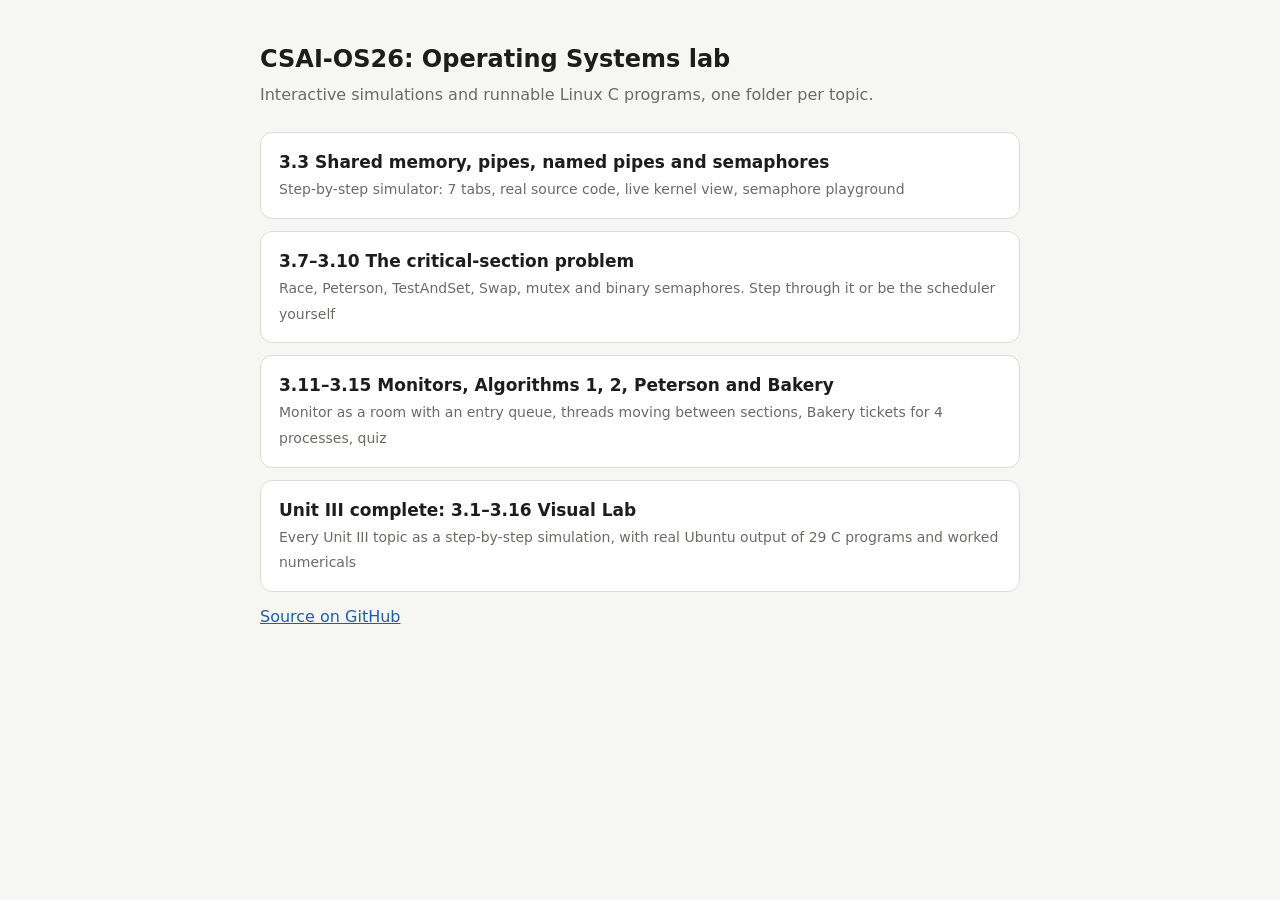
<file: index.html>
<!doctype html>
<html lang="en">
<head>
<meta charset="utf-8">
<meta name="viewport" content="width=device-width, initial-scale=1">
<title>CSAI-OS26 Lab</title>
<style>
:root{--bg:#f6f6f4;--panel:#fff;--ink:#1d1d1b;--muted:#6b6b66;--line:#dcdcd6;--accent:#1f5fa8}
@media (prefers-color-scheme: dark){:root{--bg:#121313;--panel:#1b1c1d;--ink:#e8e8e3;--muted:#9a9a93;--line:#33342f;--accent:#7fb0ea}}
body{margin:0;background:var(--bg);color:var(--ink);font:16px/1.6 system-ui,-apple-system,"Segoe UI",Roboto,sans-serif}
main{max-width:760px;margin:0 auto;padding:40px 16px}
h1{font-size:24px;margin:0 0 4px}p{color:var(--muted);margin:0 0 24px}
a.card{display:block;background:var(--panel);border:1px solid var(--line);border-radius:12px;padding:16px 18px;color:var(--ink);text-decoration:none;margin-bottom:12px}
a.card:hover{border-color:var(--accent)}a.card b{display:block;font-size:17px}a.card span{color:var(--muted);font-size:14px}
footer a{color:var(--accent)}
</style>
</head>
<body>
<main>
<h1>CSAI-OS26: Operating Systems lab</h1>
<p>Interactive simulations and runnable Linux C programs, one folder per topic.</p>
<a class="card" href="pipes-namedpipes-sharedmemory/simulation/"><b>3.3 Shared memory, pipes, named pipes and semaphores</b><span>Step-by-step simulator: 7 tabs, real source code, live kernel view, semaphore playground</span></a>
<a class="card" href="critical-section/simulation/"><b>3.7–3.10 The critical-section problem</b><span>Race, Peterson, TestAndSet, Swap, mutex and binary semaphores. Step through it or be the scheduler yourself</span></a>
<a class="card" href="monitors-and-algorithms/simulation/"><b>3.11–3.15 Monitors, Algorithms 1, 2, Peterson and Bakery</b><span>Monitor as a room with an entry queue, threads moving between sections, Bakery tickets for 4 processes, quiz</span></a>
<a class="card" href="unit3-synchronisation-visual-lab/"><b>Unit III complete: 3.1–3.16 Visual Lab</b><span>Every Unit III topic as a step-by-step simulation, with real Ubuntu output of 29 C programs and worked numericals</span></a>
<footer><a href="https://github.com/qai-science/CSAI-OS26">Source on GitHub</a></footer>
</main>
</body>
</html>
</file>
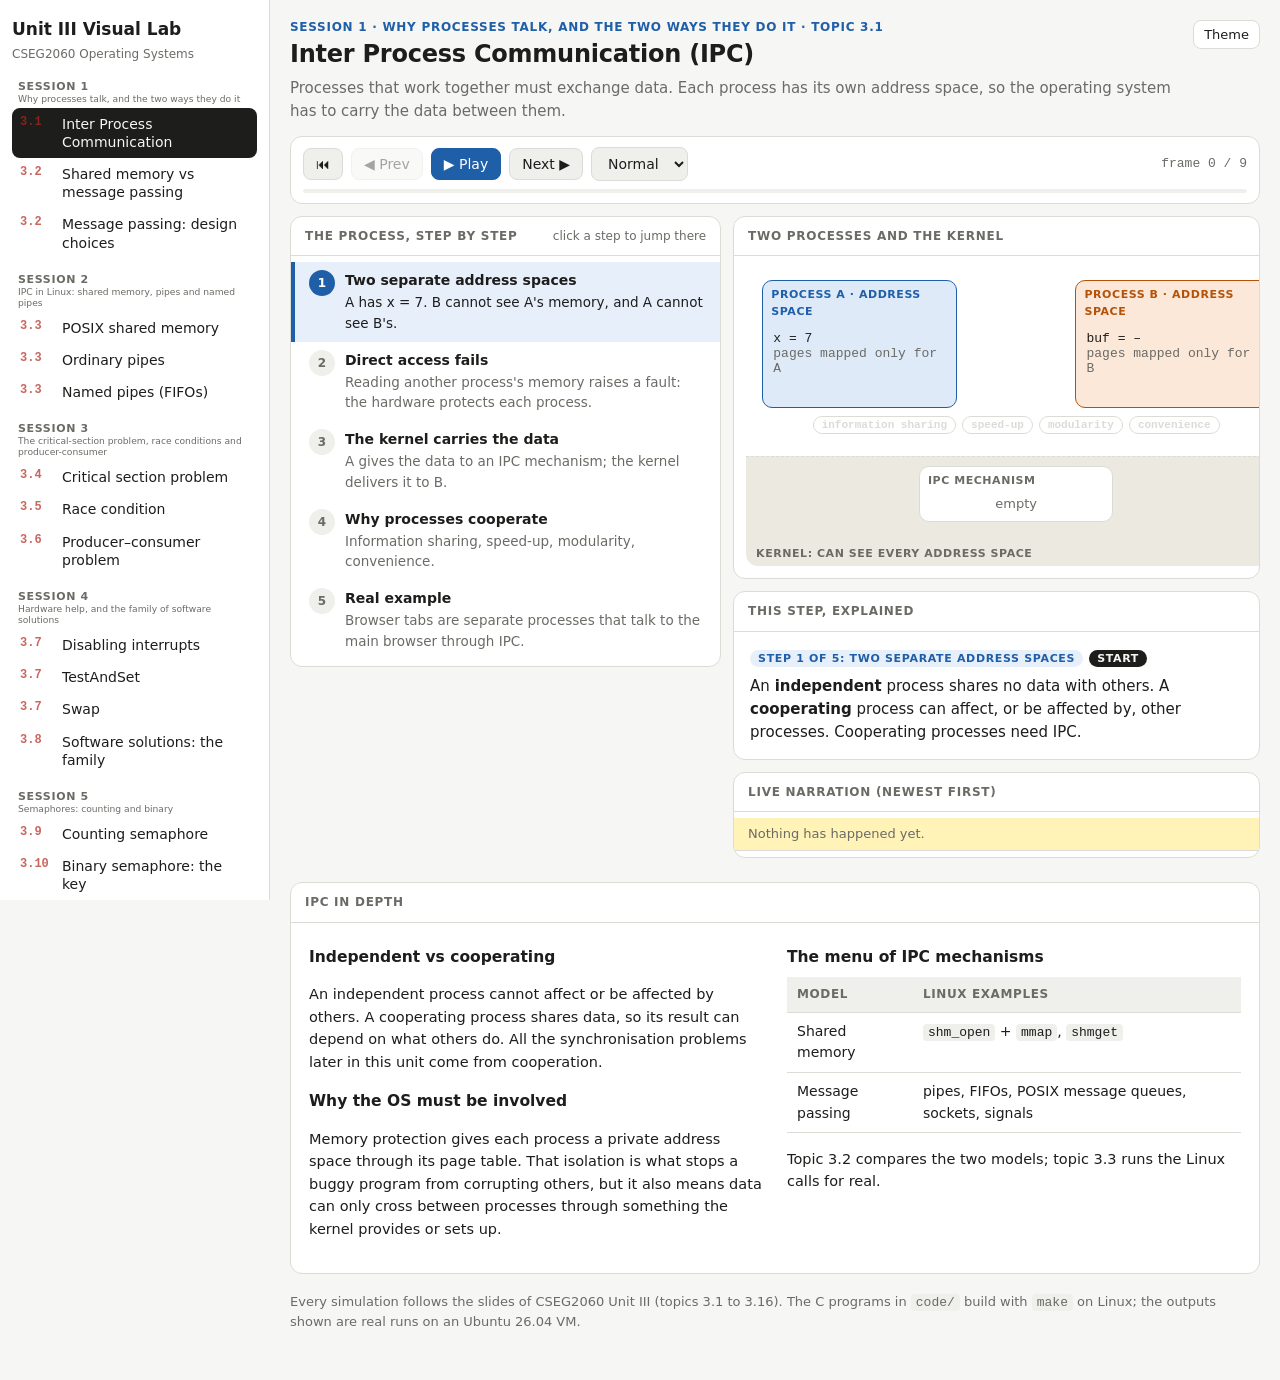
<file: unit3-synchronisation-visual-lab/index.html>
<!doctype html>
<html lang="en">
<head>
<meta charset="utf-8">
<meta name="viewport" content="width=device-width, initial-scale=1">
<title>Unit III Visual Lab</title>
<meta name="description" content="CSEG2060 Operating Systems, Unit III: every topic from IPC to the classic synchronisation problems as a step-by-step visual simulation, with real Linux programs and worked numericals.">
<style>
:root{
  --bg:#f6f6f4; --panel:#ffffff; --ink:#1d1d1b; --muted:#6b6b66; --line:#dcdcd6; --soft:#efefeb;
  --accent:#1f5fa8; --accent-bg:#e7f0fa; --ok:#2f7d32; --ok-bg:#e6f3e6; --warn:#a15c00; --warn-bg:#fdf0dc;
  --bad:#b3261e; --bad-bg:#fbe6e4; --dead:#8a8a84; --zone:#f1efe8; --chg:#fff3b8; --kern:#ece9e0;
  --c0:#1f5fa8; --c0b:#dfeaf8; --c1:#b4520a; --c1b:#fbe8d8; --c2:#2f7d32; --c2b:#e2f1e2; --c3:#7a3fb0; --c3b:#efe4f8; --c4:#0f7480; --c4b:#ddf0f1;
  --mon:#fbe3d6; --proc:#dfeaf8; --init:#e3f0dc;
  --term:#16181c; --term-ink:#d6d6d0; --term-dim:#7c7f86; --prompt:#7bd88f; --path:#7aa7e0;
  --mono:ui-monospace,SFMono-Regular,Menlo,Consolas,"Liberation Mono",monospace;
  --sans:system-ui,-apple-system,"Segoe UI",Roboto,"Helvetica Neue",Arial,sans-serif;
}
@media (prefers-color-scheme: dark){
  :root:not([data-theme="light"]){
    --bg:#121313; --panel:#1b1c1d; --ink:#e8e8e3; --muted:#9a9a93; --line:#33342f; --soft:#242522;
    --accent:#7fb0ea; --accent-bg:#1b2a3c; --ok:#7cc47f; --ok-bg:#1d2e1e; --warn:#e2a447; --warn-bg:#352813;
    --bad:#f08a80; --bad-bg:#3a1d1a; --dead:#77776f; --zone:#202120; --chg:#4a3f12; --kern:#262622;
    --c0:#82b4ee; --c0b:#1c2b3e; --c1:#f0a868; --c1b:#3a2717; --c2:#86cf89; --c2b:#1d311e; --c3:#c9a0f0; --c3b:#2e2140; --c4:#6fd0da; --c4b:#173337;
    --mon:#3a261c; --proc:#1c2b3e; --init:#22311d;
  }
}
:root[data-theme="dark"]{
  --bg:#121313; --panel:#1b1c1d; --ink:#e8e8e3; --muted:#9a9a93; --line:#33342f; --soft:#242522;
  --accent:#7fb0ea; --accent-bg:#1b2a3c; --ok:#7cc47f; --ok-bg:#1d2e1e; --warn:#e2a447; --warn-bg:#352813;
  --bad:#f08a80; --bad-bg:#3a1d1a; --dead:#77776f; --zone:#202120; --chg:#4a3f12; --kern:#262622;
  --c0:#82b4ee; --c0b:#1c2b3e; --c1:#f0a868; --c1b:#3a2717; --c2:#86cf89; --c2b:#1d311e; --c3:#c9a0f0; --c3b:#2e2140; --c4:#6fd0da; --c4b:#173337;
  --mon:#3a261c; --proc:#1c2b3e; --init:#22311d;
}
*{box-sizing:border-box}
[hidden]{display:none!important}
body{margin:0;background:var(--bg);color:var(--ink);font:15px/1.55 var(--sans)}
code{font:13px var(--mono);background:var(--soft);padding:1px 5px;border-radius:4px}
.app{display:grid;grid-template-columns:270px minmax(0,1fr);min-height:100vh}
@media (max-width:900px){.app{grid-template-columns:minmax(0,1fr)}}
.side{background:var(--panel);border-right:1px solid var(--line);padding:16px 12px;position:sticky;top:0;height:100vh;overflow:auto}
@media (max-width:900px){.side{position:static;height:auto;border-right:0;border-bottom:1px solid var(--line)}}
.brand b{display:block;font-size:17px}.brand span{font-size:12px;color:var(--muted)}
.mobsel{display:none;margin-top:10px}
.mobsel span{display:block;font-size:12px;color:var(--muted)}
.mobsel select{width:100%;font:14px var(--sans);padding:8px;border-radius:8px;border:1px solid var(--line);background:var(--soft);color:var(--ink)}
@media (max-width:900px){.mobsel{display:block}#nav{display:none}}
#nav{margin-top:12px}
#nav .sess{font:700 11px var(--sans);text-transform:uppercase;letter-spacing:.06em;color:var(--muted);margin:14px 6px 4px}
#nav .sess small{display:block;text-transform:none;letter-spacing:0;font-weight:500}
#nav button{display:flex;gap:8px;width:100%;text-align:left;font:14px var(--sans);padding:7px 8px;border:0;border-radius:8px;background:transparent;color:var(--ink);cursor:pointer;line-height:1.3}
#nav button:hover{background:var(--soft)}
#nav button[aria-current="true"]{background:var(--ink);color:var(--bg)}
#nav button .no{font:600 12px var(--mono);opacity:.7;flex:none;width:34px}
.main{padding:20px 20px 48px;min-width:0}
@media (max-width:600px){.main{padding:16px}}
.top{display:flex;justify-content:space-between;align-items:flex-start;gap:12px;margin-bottom:12px}
.crumb{font:600 12px var(--sans);color:var(--accent);text-transform:uppercase;letter-spacing:.06em}
h1{font-size:24px;margin:2px 0 4px;font-weight:650;letter-spacing:-.01em}
.lead{margin:0;color:var(--muted);max-width:900px}
.theme{font:13px var(--sans);background:var(--panel);color:var(--ink);border:1px solid var(--line);border-radius:8px;padding:6px 10px;cursor:pointer;flex:none}
.bar{display:flex;flex-wrap:wrap;align-items:center;gap:8px;background:var(--panel);border:1px solid var(--line);border-radius:12px;padding:10px 12px;margin-bottom:12px}
.bar button,.bar select{font:500 14px var(--sans);padding:7px 12px;border-radius:8px;border:1px solid var(--line);background:var(--soft);color:var(--ink);cursor:pointer}
.bar button.primary{background:var(--accent);border-color:var(--accent);color:#fff}
.bar button:disabled{opacity:.4;cursor:default}
.bar label{font-size:13px;color:var(--muted);display:flex;gap:6px;align-items:center}
.seg{display:inline-flex;border:1px solid var(--line);border-radius:9px;overflow:hidden}
.seg button{border:0;border-radius:0;background:var(--panel)}
.seg button[aria-pressed="true"]{background:var(--ink);color:var(--bg)}
.grp{display:flex;gap:8px;flex-wrap:wrap;align-items:center}
.count{font:13px var(--mono);color:var(--muted);margin-left:auto}
.prog{flex-basis:100%;height:4px;background:var(--soft);border-radius:4px;overflow:hidden}
.prog i{display:block;height:100%;background:var(--accent);width:0;transition:width .25s}
.grid{display:grid;grid-template-columns:minmax(0,.9fr) minmax(0,1.1fr);gap:12px}
@media (max-width:1100px){.grid{grid-template-columns:minmax(0,1fr)}}
.col{display:grid;gap:12px;align-content:start}
.card{background:var(--panel);border:1px solid var(--line);border-radius:12px;overflow:hidden}
.card h2{font-size:12px;font-weight:600;text-transform:uppercase;letter-spacing:.06em;color:var(--muted);margin:0;padding:10px 14px;border-bottom:1px solid var(--line);display:flex;justify-content:space-between;gap:8px;flex-wrap:wrap}
.card h2 a{color:var(--accent);text-transform:none;letter-spacing:0;font-weight:500;text-decoration:none}
.hint2{text-transform:none;letter-spacing:0;font-weight:400}
.phases{list-style:none;margin:0;padding:6px 0;counter-reset:ph}
.phases li{display:flex;gap:10px;padding:8px 14px;cursor:pointer;border-left:4px solid transparent;align-items:flex-start}
.phases li:hover{background:var(--soft)}
.phases li .n{flex:none;width:26px;height:26px;border-radius:50%;display:flex;align-items:center;justify-content:center;font:700 12px var(--sans);background:var(--soft);color:var(--muted)}
.phases li b{display:block;font-size:14px}
.phases li span.d{display:block;font-size:13.5px;color:var(--muted)}
.phases li.past .n{background:var(--ok-bg);color:var(--ok)}
.phases li.now{background:var(--accent-bg);border-left-color:var(--accent)}
.phases li.now .n{background:var(--accent);color:#fff}
.phases li.now span.d{color:var(--ink)}
.code{font:13px/1.8 var(--mono);padding:8px 0;overflow-x:auto}
.ln{display:flex;align-items:center;white-space:pre;padding-right:10px;border-left:3px solid transparent;transition:background .2s}
.ln .no{width:32px;flex:none;text-align:right;padding-right:10px;color:var(--muted);user-select:none}
.ln .mk{width:96px;flex:none;display:flex;gap:2px;flex-wrap:wrap}
.ln .mk span{font:700 10px var(--sans);padding:0 4px;border-radius:4px;line-height:15px;color:#fff}
.ln .src{white-space:pre}
.ln.on{background:var(--soft)}
.ln.ex{border-left-color:var(--ink);background:var(--chg)}
.k{color:#8a3ffc}.c{color:var(--muted);font-style:italic}.f{color:var(--accent);font-weight:600}.s{color:#0f7b52}
@media (prefers-color-scheme: dark){:root:not([data-theme="light"]) .k{color:#c4a3ff}:root:not([data-theme="light"]) .s{color:#86d6a8}}
:root[data-theme="dark"] .k{color:#c4a3ff}:root[data-theme="dark"] .s{color:#86d6a8}
#stageWrap{overflow-x:auto}
.stage{position:relative;min-height:240px;margin:10px 12px 12px;border-radius:12px;min-width:540px}
.zone{position:absolute;top:0;bottom:0;border-right:1px dashed var(--line);background:var(--zone)}
.zone h3{margin:0;padding:8px 4px;font-size:10.5px;font-weight:700;text-transform:uppercase;letter-spacing:.06em;color:var(--muted);text-align:center;white-space:nowrap;overflow:hidden;text-overflow:ellipsis}
.zone.cs{background:var(--ok-bg)}.zone.cs.bad{background:var(--bad-bg);box-shadow:inset 0 0 0 2px var(--bad)}
.zone.cs h3{color:var(--ok)}.zone.cs.bad h3{color:var(--bad)}
.tok{position:absolute;width:46px;height:46px;margin-left:-23px;border-radius:50%;display:flex;align-items:center;justify-content:center;font:700 12.5px var(--mono);color:#fff;transition:left .55s cubic-bezier(.4,0,.2,1),top .55s cubic-bezier(.4,0,.2,1),opacity .3s;box-shadow:0 0 0 3px var(--panel);z-index:2}
.tok .tk{position:absolute;top:-8px;right:-14px;background:var(--panel);color:var(--ink);border:1.5px solid currentColor;border-radius:6px;font:700 11px var(--mono);padding:0 4px;line-height:16px}
.tok .lb{position:absolute;top:50px;left:50%;transform:translateX(-50%);white-space:nowrap;font:600 10.5px var(--sans);color:var(--ink);background:var(--panel);padding:0 4px;border-radius:4px}
.tok.act{box-shadow:0 0 0 3px var(--panel),0 0 0 6px var(--ink)}
.tok.spin{animation:wob .6s ease-in-out infinite}
.tok.sleep{opacity:.55}
@keyframes wob{0%,100%{transform:rotate(-8deg)}50%{transform:rotate(8deg)}}
@keyframes pop{0%{transform:scale(.6);opacity:0}60%{transform:scale(1.08)}100%{transform:scale(1);opacity:1}}
@keyframes flash{0%{box-shadow:0 0 0 0 var(--warn)}100%{box-shadow:0 0 0 10px transparent}}
.pop{animation:pop .45s ease-out}
.flash{animation:flash .9s ease-out}
.box{position:absolute;border-radius:10px;border:1.5px solid var(--line);font-size:12px;background:var(--panel)}
.box>b{display:block;padding:5px 8px;font-size:11px;text-transform:uppercase;letter-spacing:.05em;color:var(--muted)}
.box .big{font:700 24px var(--mono);text-align:center;color:var(--ink)}
.box.hot{box-shadow:0 0 0 3px var(--warn)}
.box.bad{border-color:var(--bad);background:var(--bad-bg)}
.box.good{border-color:var(--ok);background:var(--ok-bg)}
.kern{position:absolute;left:0;right:0;bottom:0;background:var(--kern);border-top:1.5px dashed var(--line);border-radius:0 0 12px 12px}
.kern>b{position:absolute;left:10px;bottom:6px;font:600 11px var(--sans);color:var(--muted);text-transform:uppercase;letter-spacing:.05em}
.chip{display:inline-block;font:600 11px var(--mono);padding:2px 8px;border-radius:999px;border:1.5px solid;background:var(--panel)}
.slot{display:inline-flex;align-items:center;justify-content:center;width:40px;height:40px;border-radius:8px;border:1.5px solid var(--line);background:var(--soft);font:700 12px var(--mono);margin:2px}
.slot.full{background:var(--accent-bg);border-color:var(--accent);color:var(--accent)}
.arrow{position:absolute;font:700 11px var(--mono);color:var(--muted)}
.threads{display:grid;grid-template-columns:repeat(auto-fit,minmax(150px,1fr));gap:8px;padding:0 12px 12px}
.th{border-radius:10px;padding:8px 10px;border:1.5px solid}
.th .nm{display:flex;justify-content:space-between;align-items:center;font:700 14px var(--mono);gap:4px}
.th .st{font:600 10.5px var(--sans);padding:1px 7px;border-radius:999px;background:var(--panel)}
.th .vars{font:11.5px var(--mono);color:var(--ink);margin-top:3px}
.th .think{font-size:12.5px;margin-top:5px;color:var(--ink);font-style:italic}
.banner{margin:0;padding:9px 14px;font-weight:600;font-size:14px;border-top:1px solid var(--line)}
.banner.bad{background:var(--bad-bg);color:var(--bad)}.banner.ok{background:var(--ok-bg);color:var(--ok)}.banner.n{background:var(--soft);color:var(--muted)}
.explain{padding:14px 16px;min-height:96px}
.explain p{margin:0}
.explain .tag{display:inline-block;font:700 11px var(--sans);text-transform:uppercase;letter-spacing:.06em;padding:2px 8px;border-radius:999px;margin:0 6px 8px 0;color:#fff}
.explain .tag.ph{background:var(--accent-bg);color:var(--accent)}
.explain .note{margin-top:10px;padding:10px 12px;border-radius:10px;background:var(--accent-bg);font-size:14.5px}
.log{max-height:240px;overflow:auto;padding:6px 0;margin:0;list-style:none;font-size:13.5px}
.log li{display:flex;gap:8px;padding:6px 14px;border-bottom:1px solid var(--line);align-items:flex-start}
.log li:first-child{background:var(--chg)}
.log li .who{font:700 11px var(--sans);color:#fff;border-radius:4px;padding:1px 6px;flex:none;margin-top:2px}
.log li .sn{font:11px var(--mono);color:var(--muted);flex:none;width:28px;margin-top:3px}
.mem{display:flex;flex-wrap:wrap;gap:8px}
.cell{border:1.5px solid var(--line);border-radius:9px;padding:6px 10px;min-width:86px;text-align:center;background:var(--panel)}
.cell.chg{background:var(--chg);border-color:var(--warn);animation:flash .9s ease-out}
.cell small{display:block;font:11px var(--mono);color:var(--muted)}
.cell span{font:700 17px var(--mono)}
table.bk{border-collapse:collapse;font:13px var(--mono);width:100%}
table.bk th,table.bk td{border:1px solid var(--line);padding:5px 8px;text-align:center}
table.bk th{font:600 11px var(--sans);text-transform:uppercase;letter-spacing:.05em;color:var(--muted);background:var(--soft)}
table.bk td.chg{background:var(--chg)}
.row2{display:grid;grid-template-columns:minmax(0,1fr) minmax(0,1fr);gap:12px;margin-top:12px}
@media (max-width:860px){.row2{grid-template-columns:minmax(0,1fr)}}
.term{background:var(--term);border-radius:12px;overflow:hidden;border:1px solid #2b2e34}
.term .tb{display:flex;align-items:center;gap:6px;padding:7px 12px;background:#23262c;color:#b9bbc1;font:12px var(--sans)}
.term .tb i{width:10px;height:10px;border-radius:50%;display:inline-block}
.term .tb span{margin-left:6px}
.term pre{margin:0;padding:10px 14px;font:12.5px/1.6 var(--mono);color:var(--term-ink);white-space:pre-wrap;word-break:break-word;min-height:150px}
.term .pr{color:var(--prompt)}.term .pa{color:var(--path)}.term .dim{color:var(--term-dim)}.term .bad{color:#ff8a80}.term .good{color:#9be29b}
.props{padding:12px 14px}
.props table{width:100%;border-collapse:collapse;font-size:14px}
.props td{padding:7px 0;border-bottom:1px solid var(--line);vertical-align:top}
.props tr:last-child td{border-bottom:0}
.props td:first-child{color:var(--muted);width:42%}
.yes{color:var(--ok);font-weight:600}.no{color:var(--bad);font-weight:600}.mid{color:var(--warn);font-weight:600}
.hint{font-size:13px;color:var(--muted)}
.deep{margin-top:12px}
.deep .body{padding:6px 18px 18px}
.deep h3{font-size:15.5px;margin:16px 0 6px;font-weight:650}
.deep p,.deep li{font-size:14.5px}
.deep ul,.deep ol{padding-left:20px}
pre.pseudo{font:12.5px/1.6 var(--mono);background:var(--soft);border:1px solid var(--line);border-radius:10px;padding:12px 14px;margin:8px 0;overflow-x:auto}
.dgrid{display:grid;grid-template-columns:minmax(0,1fr) minmax(0,1fr);gap:24px}
@media (max-width:860px){.dgrid{grid-template-columns:minmax(0,1fr)}}
table.std{width:100%;border-collapse:collapse;font-size:14px;margin:8px 0}
table.std th,table.std td{text-align:left;padding:8px 10px;border-bottom:1px solid var(--line);vertical-align:top}
table.std th{font-size:12px;color:var(--muted);font-weight:600;text-transform:uppercase;letter-spacing:.05em;background:var(--soft)}
.tablewrap{overflow-x:auto}
.ex{border:1px solid var(--line);border-radius:12px;padding:14px 16px;margin:14px 0;background:var(--panel)}
.ex h3{margin:0 0 6px;font-size:16px}
.ex .tagm{display:inline-block;font:700 11px var(--sans);text-transform:uppercase;letter-spacing:.05em;color:var(--warn);background:var(--warn-bg);border-radius:999px;padding:2px 8px;margin-left:6px;vertical-align:2px}
.ex ol.steps{margin:8px 0 0;padding-left:22px}
.ex ol.steps li{margin:4px 0}
.ex .ans{margin-top:10px;padding:10px 12px;border-radius:10px;background:var(--ok-bg);color:var(--ink);font-weight:600}
.pagenav{display:flex;justify-content:space-between;gap:8px;margin-top:16px}
.pagenav button{font:500 14px var(--sans);padding:9px 14px;border-radius:8px;border:1px solid var(--line);background:var(--soft);color:var(--ink);cursor:pointer}
footer{margin-top:18px;color:var(--muted);font-size:13px}
@media (prefers-reduced-motion: reduce){.tok{transition:none}.tok.spin,.pop,.flash,.cell.chg{animation:none}.prog i{transition:none}}

</style>
</head>
<body>
<div class="app">
  <aside class="side" id="side">
    <div class="brand"><b>Unit III Visual Lab</b><span>CSEG2060 Operating Systems</span></div>
    <label class="mobsel"><span>Topic</span><select id="topicSel"></select></label>
    <nav id="nav"></nav>
  </aside>
  <main class="main">
    <header class="top">
      <div>
        <div class="crumb" id="crumb"></div>
        <h1 id="title"></h1>
        <p class="lead" id="lead"></p>
      </div>
      <button class="theme" id="theme" type="button" aria-label="Toggle colour theme">Theme</button>
    </header>

    <div id="simUI">
      <div class="bar">
        <div class="seg" role="group" aria-label="Mode" id="modeSeg">
          <button type="button" id="mTour" aria-pressed="true">Guided tour</button>
          <button type="button" id="mFree" aria-pressed="false">You are the scheduler</button>
        </div>
        <div class="grp" id="tourCtl">
          <button id="reset" type="button" title="Back to the start (Home)" aria-label="Back to the start">&#x23EE;</button>
          <button id="prev" type="button" title="Previous step (Left arrow)">&#9664; Prev</button>
          <button id="play" class="primary" type="button" title="Play / pause (Space)">&#9654; Play</button>
          <button id="next" type="button" title="Next step (Right arrow)">Next &#9654;</button>
          <select id="speed" aria-label="Speed"><option value="3000">Slow</option><option value="1700" selected>Normal</option><option value="850">Fast</option></select>
        </div>
        <div class="grp" id="freeCtl" hidden>
          <span id="runBtns" class="grp"></span>
          <button id="runR" type="button">Random</button>
          <button id="undo" type="button">Undo</button>
          <button id="freset" type="button">Reset</button>
        </div>
        <span id="optBox" class="grp"></span>
        <span class="count" id="count"></span>
        <div class="prog"><i id="progress"></i></div>
      </div>

      <div class="grid">
        <div class="col">
          <section class="card" id="phaseCard">
            <h2><span>The process, step by step</span><span class="hint2">click a step to jump there</span></h2>
            <ol class="phases" id="phases"></ol>
          </section>
          <section class="card" id="codeCard">
            <h2><span>Code (coloured tag = next line for that process)</span><a id="srclink" href="#" target="_blank" rel="noopener"></a></h2>
            <div class="code" id="code"></div>
          </section>
        </div>
        <div class="col">
          <section class="card">
            <h2><span id="stageTitle">What is happening</span><span class="hint2" id="stageHint"></span></h2>
            <div id="stageWrap"><div class="stage" id="stage"></div></div>
            <div class="threads" id="threads"></div>
            <p class="banner n" id="banner"></p>
          </section>
          <section class="card">
            <h2><span>This step, explained</span></h2>
            <div class="explain" id="explain" aria-live="polite"></div>
          </section>
          <section class="card">
            <h2><span>Live narration (newest first)</span></h2>
            <ol class="log" id="log"></ol>
          </section>
        </div>
      </div>

      <div class="row2">
        <div class="term" id="realBox"><div class="tb"><i style="background:#ff5f56"></i><i style="background:#ffbd2e"></i><i style="background:#27c93f"></i><span id="realTitle">Real run on the Ubuntu VM</span></div><pre id="real"></pre></div>
        <section class="card" id="propCard"><h2><span id="propTitle">Requirements check</span></h2><div class="props" id="props"></div></section>
      </div>
      <section class="card deep"><h2><span id="deepTitle">In depth</span></h2><div class="body" id="deep"></div></section>
    </div>

    <section class="card deep" id="pageUI" hidden><div class="body" id="page"></div></section>

    <footer>Every simulation follows the slides of CSEG2060 Unit III (topics 3.1 to 3.16). The C programs in <code>code/</code> build with <code>make</code> on Linux; the outputs shown are real runs on an Ubuntu 26.04 VM.</footer>
  </main>
</div>
<script>
const REAL_OUTPUTS = {"bounded_buffer_sem": "$ ./bounded_buffer_sem\nconsumer: got all 1000000 items, 0 out of order\ncorrect order: finished, mutex = 1, empty = 8, full = 0 again\n$ ./bounded_buffer_sem wrong\nDEADLOCK (wrong order) after 8 produced, 0 consumed: mutex = 0, empty = 0, full = 7\nthe producer holds mutex and sleeps on empty; the consumer sleeps on mutex\n", "cli_demo": "$ ./cli_demo\nuser program: trying to disable interrupts with cli ...\nthe CPU refused: cli is a privileged instruction (signal 11, SIGSEGV)\nonly the kernel, in ring 0, may disable interrupts\n", "dining": "$ ./dining\nDEADLOCK after 0 meals: every philosopher holds one chopstick and waits for the next\n$ ./dining ordered\nordered: no deadlock in 6 s, meals per philosopher: P0=103 P1=489 P2=1120 P3=1707 P4=2596\n", "ipc_bench": "$ ./ipc_bench\nshared memory : 100 MB in  360.8 ms  (one copy into the shared region, kernel only at set-up)\npipe (kernel) : 100 MB in  530.2 ms  (1600 read() system calls, two copies per byte)\n", "monitor_buffer": "$ ./monitor_buffer\nconsumer: 1000000 items, 0 out of order\nproducer slept on notFull 173061 times, consumer slept on notEmpty 167509 times\n", "mq_demo": "$ ./mq_demo\n[    0 ms] sender  : send \"job-1\"\n[    0 ms] sender  : \"job-1\" is in the mailbox\n[    0 ms] sender  : send \"job-2\"\n[    0 ms] sender  : \"job-2\" is in the mailbox\n[    0 ms] sender  : send \"job-3\"\n[ 1342 ms] sender  : \"job-3\" is in the mailbox\n[ 1342 ms] receiver: got  \"job-1\"\n[ 1343 ms] sender  : send \"job-4\"\n[ 2399 ms] receiver: got  \"job-2\"\n[ 2400 ms] sender  : \"job-4\" is in the mailbox\n[ 4496 ms] receiver: got  \"job-3\"\n[ 6221 ms] receiver: got  \"job-4\"\n", "prodcons_inout": "$ ./prodcons_inout\nconsumer: received 2000000 items in order, 0 out of order\nbuffer has 8 slots, most items ever held at once = 7\n", "race_count": "$ ./race_count\nrun 1: count = 618739  (should be 5)\nrun 2: count = 44571  (should be 5)\nrun 3: count = -570649  (should be 5)\nrun 4: count = 680596  (should be 5)\nrun 5: count = 875362  (should be 5)\n", "readers_writers": "$ ./readers_writers\n[    20 ms] writer: wants to write\n[  3020 ms] after 3 s: up to 4 readers read together; stopping the readers\n[  3025 ms] writer: WRITING (alone)\n", "sem_printers": "$ ./sem_printers\n[    0 ms] job 1: printing   (free printers now 2)\n[   21 ms] job 2: printing   (free printers now 1)\n[   50 ms] job 3: printing   (free printers now 0)\n[ 1077 ms] job 3: done\n[ 1078 ms] job 4: printing   (free printers now 0)\n[ 1094 ms] job 1: done\n[ 1097 ms] job 5: printing   (free printers now 0)\n[ 1104 ms] job 2: done\n[ 1105 ms] job 6: printing   (free printers now 0)\n[ 2089 ms] job 4: done\n[ 2098 ms] job 5: done\n[ 2107 ms] job 6: done\n"};
/* ===== Unit III Visual Lab engine ===== */
const TOPICS = [];
const REPO_CODE = "code/";
const PS = "$ ";
const DONE = 99;
const COLORS = ["var(--c0)","var(--c1)","var(--c2)","var(--c3)","var(--c4)"];
const BGS = ["var(--c0b)","var(--c1b)","var(--c2b)","var(--c3b)","var(--c4b)"];
const $ = id => document.getElementById(id);
const esc = t => String(t).replace(/[&<>"]/g, c => ({"&":"&amp;","<":"&lt;",">":"&gt;",'"':"&quot;"}[c]));
const go = (T, n) => { T.pc = n; };
const B = v => v ? "true" : "false";
const clone = o => JSON.parse(JSON.stringify(o));
const less = (a, i, b, k) => a < b || (a === b && i < k);

const TOK = /(\/\*.*?\*\/|\/\/.*$|#.*$)|("(?:[^"\\]|\\.)*")|\b(int|void|char|boolean|bool|true|false|while|for|if|else|return|do|monitor|condition|semaphore|struct|item|long|const)\b|\b(wait|signal|send|receive|TestAndSet|Swap|deposit|withdraw|put|take|shm_open|ftruncate|mmap|munmap|shm_unlink|pipe|fork|read|write|close|mkfifo|open|unlink|sprintf|printf|max|disable_interrupts|enable_interrupts|cat|echo|eat|think|block|wakeup|mq_send|mq_receive)\b/g;
function hl(line){ let o = "", last = 0, m; TOK.lastIndex = 0; while ((m = TOK.exec(line))){ o += esc(line.slice(last, m.index)); o += '<span class="'+(m[1]?"c":m[2]?"s":m[3]?"k":"f")+'">'+esc(m[0])+"</span>"; last = TOK.lastIndex; if (m[0] === "") TOK.lastIndex++; } return o + esc(line.slice(last)); }

let cur = 0, mode = "tour", tstep = 0, hist = [], timer = null, opts = {};

const val = (D, x) => typeof x === "function" ? x(optsFor(D)) : x;
function optsFor(D){ const o = {}; (D.options||[]).forEach(op => o[op.key] = opts[D.id+"."+op.key] ?? op.values[0][0]); return o; }

/* ---------- replay ---------- */
function replay(D, h){
  const O = optsFor(D);
  const S = D.init(O);
  const log = []; let last = null;
  if (D.kind === "script"){
    h.forEach((k, idx) => {
      const f = D.frames[k]; const before = clone(S);
      const msg = f.run(S, O);
      const changed = Object.keys(S).filter(x => JSON.stringify(S[x]) !== JSON.stringify(before[x]));
      last = {me: f.who ?? -1, ln: [].concat(f.ln||[]), msg, changed, before};
      log.push({me: last.me, msg, idx: idx+1, label: f.label});
    });
    return {S, last, log, O};
  }
  const P = D.progs(O);
  const Th = Array.from({length:D.names.length}, () => ({pc:0, k:0, st:"ready", spinning:false, spins:0, resume:0, L:{}}));
  if (D.setup) D.setup(S, Th, O);
  h.forEach((me, idx) => {
    const T = Th[me], ins = P[me][T.pc];
    if (!ins || T.st === "sleep") return;
    const before = clone(S);
    const msg = ins.run(S, T, me, D, Th, O);
    const changed = Object.keys(S).filter(x => JSON.stringify(S[x]) !== JSON.stringify(before[x]));
    last = {me, ln:[ins.ln].concat(ins.also||[]), msg, changed, before};
    log.push({me, msg, idx: idx+1});
  });
  return {S, Th, P, last, log, O};
}
const runnable = (st, i) => st.Th[i].st !== "sleep" && st.P[i][st.Th[i].pc] !== undefined;
const zoneOf = (st, i) => { const ins = st.P[i][st.Th[i].pc]; return ins ? (ins.z || "entry") : "done"; };
const isDone = (st, i) => !st.P[i][st.Th[i].pc];

function tourOf(D){
  const O = optsFor(D), key = JSON.stringify(O);
  D._tour = D._tour || {};
  if (D._tour[key]) return D._tour[key];
  let seq;
  if (D.kind === "script") seq = D.frames.map((f,k) => k);
  else if (D.tourFor) seq = D.tourFor(O);
  else if (D.tour) seq = D.tour;
  else seq = autoTour(D, D.prefix || []);
  return D._tour[key] = seq;
}
function autoTour(D, prefix){
  const h = prefix.slice(); const n = D.names.length; let lastPick = -1;
  for (let guard = 0; guard < 400; guard++){
    const st = replay(D, h);
    const cand = [...Array(n).keys()].filter(i => runnable(st, i));
    if (!cand.length) break;
    const prog = cand.filter(i => { const a = JSON.stringify([st.S, st.Th[i].pc, st.Th[i].L]); const s2 = replay(D, h.concat([i])); return JSON.stringify([s2.S, s2.Th[i].pc, s2.Th[i].L]) !== a; });
    if (!prog.length) break;
    const ordered = prog.slice().sort((a,b) => ((a - lastPick - 1 + n) % n) - ((b - lastPick - 1 + n) % n));
    lastPick = ordered[0]; h.push(lastPick);
  }
  return h;
}

/* ---------- navigation ---------- */
function buildNav(){
  let html = "", sel = "", lastS = null;
  TOPICS.forEach((D,i) => {
    if (D.session !== lastS){ html += '<div class="sess">'+esc(D.session)+(D.sessionTitle ? '<small>'+esc(D.sessionTitle)+'</small>' : "")+'</div>'; lastS = D.session; }
    html += '<button type="button" data-i="'+i+'" aria-current="'+(i===cur)+'"><span class="no">'+esc(D.num)+'</span><span>'+esc(D.short || D.title)+'</span></button>';
    sel += '<option value="'+i+'"'+(i===cur?" selected":"")+'>'+esc(D.num+"  "+(D.short||D.title))+'</option>';
  });
  $("nav").innerHTML = html; $("topicSel").innerHTML = sel;
  $("nav").querySelectorAll("button").forEach(b => b.onclick = () => select(+b.dataset.i));
  $("topicSel").onchange = e => select(+e.target.value);
}
function select(i, keepScroll){
  stop(); cur = i; tstep = 0; hist = []; mode = "tour";
  const D = TOPICS[i];
  buildNav();
  $("crumb").textContent = D.session + (D.sessionTitle ? " · " + D.sessionTitle : "") + " · Topic " + D.num;
  $("title").textContent = D.title; $("lead").innerHTML = D.lead || "";
  const page = D.kind === "page";
  $("simUI").hidden = page; $("pageUI").hidden = !page;
  if (page){ $("page").innerHTML = D.page; if (D.onShow) D.onShow(); }
  else { buildStatic(D); setMode("tour"); }
  try{ history.replaceState(null, "", "#"+D.id); }catch(e){}
  if (!keepScroll) window.scrollTo({top:0});
}

/* ---------- static parts of a simulation ---------- */
function buildStatic(D){
  const sched = D.kind === "sched";
  $("modeSeg").hidden = !sched || D.noFree;
  $("codeCard").hidden = !D.code;
  if (D.code){
    $("code").innerHTML = val(D, D.code).split("\n").map((l,i) => '<div class="ln" data-n="'+(i+1)+'"><span class="no">'+(i+1)+'</span><span class="mk"></span><span class="src">'+hl(l)+'</span></div>').join("");
    $("srclink").hidden = !D.file; if (D.file){ $("srclink").href = REPO_CODE + D.file; $("srclink").textContent = "Real C program: " + D.file; }
  }
  $("runBtns").innerHTML = sched ? D.names.map((n,i) => '<button type="button" data-r="'+i+'" style="background:'+BGS[i]+';border-color:'+COLORS[i]+';color:'+COLORS[i]+'">Run '+esc(n)+' &#9654;</button>').join("") : "";
  $("runBtns").querySelectorAll("button").forEach(b => b.onclick = () => runT(+b.dataset.r));
  $("optBox").innerHTML = (D.options||[]).map(op => '<label>'+esc(op.label)+' <select data-k="'+op.key+'">'+op.values.map(([v,t]) => '<option value="'+esc(v)+'"'+(String(optsFor(D)[op.key])===String(v)?" selected":"")+'>'+esc(t)+'</option>').join("")+'</select></label>').join("");
  $("optBox").querySelectorAll("select").forEach(s => s.onchange = () => { opts[D.id+"."+s.dataset.k] = s.value; stop(); tstep = 0; hist = []; buildStatic(D); render(); });
  buildPhases(D);
  const real = typeof D.real === "function" ? D.real(optsFor(D)) : D.real;
  $("realBox").hidden = !real;
  if (real) $("real").innerHTML = real.map(l => l.startsWith(PS) ? '<span class="pr">cosmos@vm</span>:<span class="pa">~/unit3/code</span>$ ' + esc(l.slice(PS.length)) : l.startsWith("#") ? '<span class="dim">'+esc(l)+'</span>' : /(lost [1-9]|DEADLOCK|NO PROGRESS|unsafe :|should be 5\)$|refused|out of order: [1-9])/.test(l) && !/count = 5 /.test(l) ? '<span class="bad">'+esc(l)+'</span>' : /(lost 0|balance = 100|got 150|in order, 0|0 out of order|finished|no deadlock)/.test(l) ? '<span class="good">'+esc(l)+'</span>' : esc(l)).join("\n");
  $("realTitle").textContent = D.realTitle || "Real run on the Ubuntu VM";
  $("propCard").hidden = !D.props;
  if (D.props){
    $("propTitle").textContent = D.propTitle || "Requirements check";
    const cls = {yes:"yes", no:"no", mid:"mid", "—":""}, txt = {yes:"Yes", no:"No", mid:"Partly", "—":"—"};
    $("props").innerHTML = "<table>" + D.props.map(([k,v,n]) => '<tr><td>'+esc(k)+'</td><td><span class="'+(cls[v] ?? "")+'">'+(txt[v] ?? esc(v))+'</span>'+(n ? '<br><span class="hint">'+esc(n)+'</span>' : "")+'</td></tr>').join("") + "</table>";
  }
  $("deepTitle").textContent = D.deepTitle || "In depth"; $("deep").innerHTML = D.deep || "";
  $("stageTitle").textContent = D.stageTitle || "What is happening";
  $("stageHint").textContent = D.stageHint || "";
  buildStage(D);
}
function buildPhases(D){
  const PH = val(D, D.phases);
  $("phaseCard").hidden = !PH;
  if (!PH) return;
  $("phases").innerHTML = PH.map((p,k) => '<li data-at="'+p.at+'"><span class="n">'+(k+1)+'</span><div><b>'+p.t+'</b><span class="d">'+p.d+'</span></div></li>').join("");
  $("phases").querySelectorAll("li").forEach(li => li.onclick = () => { if (mode !== "tour") setMode("tour"); stop(); tstep = Math.min(+li.dataset.at === 0 ? 0 : +li.dataset.at + 1, tourOf(D).length); render(); });
}
function phaseIndex(D, step){
  const PH = val(D, D.phases); if (!PH) return -1; let k = -1;
  PH.forEach((p,i) => { if ((p.at === 0 ? 0 : p.at + 1) <= step) k = i; });
  return k;
}

/* ---------- stage ---------- */
function buildStage(D){
  const st = $("stage");
  st.style.height = (D.stageH || 260) + "px";
  if (D.stage === "zones"){
    const Z = D.zones || [["rem","Remainder"],["entry","Entry: asking"],["cs","Critical section"],["exit","Exit"]];
    const w = 100 / Z.length;
    st.innerHTML = Z.map(([z,l],k) => '<div class="zone '+(z==="cs"?"cs":"")+'" id="z_'+z+'" style="left:'+(k*w)+'%;width:'+w+'%"><h3>'+esc(l)+'</h3></div>').join("") + tokensHTML(D);
  } else if (D.stage === "tokens"){
    st.innerHTML = D.stageBg(D, optsFor(D)) + tokensHTML(D);
  } else st.innerHTML = "";
}
function tokensHTML(D){ return D.names.map((n,i) => '<div class="tok" id="tok'+i+'" style="background:'+COLORS[i]+';left:50%;top:40px">'+esc(D.tokLabel ? D.tokLabel[i] : n)+'<span class="tk" style="color:'+COLORS[i]+'" hidden></span><span class="lb" hidden></span></div>').join(""); }
function zonePlace(D, st){
  const Z = D.zones || [["rem"],["entry"],["cs"],["exit"]]; const w = 100 / Z.length;
  const count = {};
  return D.names.map((n,i) => {
    let z = zoneOf(st, i); const fin = z === "done"; if (fin) z = D.doneZone || Z[0][0];
    const k = Z.findIndex(q => q[0] === z); count[z] = (count[z]||0);
    const y = 50 + count[z]*(D.tokGap || 74); count[z]++;
    const T = st.Th[i];
    const lb = D.tokNote ? D.tokNote(st, i, fin) : fin ? "done" : T.st === "sleep" ? "sleeping" : T.spinning ? "waiting" : z === "cs" ? "inside" : "";
    return {x: k*w + w/2, y, lb, badge: D.badge ? D.badge(st, i) : null};
  });
}
function drawStage(D, st){
  if (D.stage === "zones" || D.stage === "tokens"){
    const pos = D.stage === "zones" ? zonePlace(D, st) : D.place(st, D);
    pos.forEach((p,i) => {
      const t = $("tok"+i); if (!t) return;
      t.style.left = p.x + "%"; t.style.top = p.y + "px"; t.style.opacity = p.hide ? 0 : 1;
      t.classList.toggle("act", !!(st.last && st.last.me === i));
      t.classList.toggle("spin", !!(st.Th && st.Th[i].spinning && !isDone(st, i)));
      t.classList.toggle("sleep", !!(st.Th && st.Th[i].st === "sleep"));
      const lb = t.querySelector(".lb"); lb.textContent = p.lb || ""; lb.hidden = !p.lb;
      const tk = t.querySelector(".tk"); tk.hidden = p.badge == null || p.badge === ""; tk.textContent = p.badge ?? "";
    });
    if (D.stage === "zones"){ const csz = $("z_cs"); if (csz) csz.classList.toggle("bad", D.names.filter((n,i) => zoneOf(st,i) === "cs").length > 1); }
    if (D.overlay){ let ov = $("overlay"); if (!ov){ ov = document.createElement("div"); ov.id = "overlay"; $("stage").appendChild(ov); } ov.innerHTML = D.overlay(st, D); }
  } else {
    $("stage").innerHTML = D.stage(st, D, st.O);
  }
}

/* ---------- render ---------- */
function statusGeneric(D, st, i){
  const T = st.Th[i];
  if (isDone(st, i)) return ["done","var(--dead)"];
  if (T.st === "sleep") return ["sleeping","var(--warn)"];
  if (T.spinning) return ["waiting (spin)","var(--bad)"];
  const z = zoneOf(st, i);
  return ({rem:["remainder","var(--muted)"], entry:["entry section","var(--accent)"], cs:["in critical section","var(--ok)"], exit:["leaving","var(--accent)"]})[z] || ["ready","var(--muted)"];
}
function bannerGeneric(D, st){
  const n = D.names.length, all = [...Array(n).keys()];
  const inside = all.filter(i => zoneOf(st, i) === "cs");
  if (D.stage === "zones" && inside.length > 1) return ["bad", "Mutual exclusion violated: " + inside.map(i => D.names[i]).join(" and ") + " are both in the critical section."];
  if (all.every(i => isDone(st, i))) return ["ok", "Finished."];
  if (!all.some(i => runnable(st, i))) return ["bad", "Deadlock: no process can run."];
  return ["n", D.rule || "Watch the critical section: at most one process inside."];
}
function render(){
  const D = TOPICS[cur];
  const seq = tourOf(D);
  const h = mode === "tour" ? seq.slice(0, tstep) : hist;
  const st = replay(D, h);
  const sched = D.kind === "sched";
  if (D.code){
    document.querySelectorAll(".ln").forEach(e => { e.className = "ln"; e.querySelector(".mk").innerHTML = ""; });
    if (sched) st.Th.forEach((T, i) => {
      const ins = st.P[i][T.pc]; if (!ins) return;
      const el = document.querySelector('.ln[data-n="'+ins.ln+'"]'); if (!el) return;
      el.classList.add("on");
      el.querySelector(".mk").insertAdjacentHTML("beforeend", '<span style="background:'+COLORS[i]+'">'+esc(D.names[i])+(T.st === "sleep" ? "·z" : T.spinning ? "·…" : "")+'</span>');
    });
    if (st.last) st.last.ln.forEach(n => { const el = document.querySelector('.ln[data-n="'+n+'"]'); if (el) el.classList.add("ex"); });
  }
  drawStage(D, st);
  if (sched){
    $("threads").hidden = false;
    $("threads").innerHTML = D.names.map((n,i) => { const [lab, col] = (D.statusOf ? D.statusOf(st, i, D) : null) || statusGeneric(D, st, i);
      const vars = D.vars ? D.vars(st, i, D) : "";
      const th = D.think ? D.think(st, i, D) : "";
      return '<div class="th" style="background:'+BGS[i]+';border-color:'+COLORS[i]+'"><div class="nm" style="color:'+COLORS[i]+'">'+esc(n)+'<span class="st" style="color:'+col+';border:1px solid '+col+'">'+esc(lab)+'</span></div>'+(vars ? '<div class="vars">'+vars+'</div>' : "")+(th ? '<div class="think">"'+esc(th)+'"</div>' : "")+'</div>'; }).join("");
  } else { $("threads").hidden = !D.cards; if (D.cards) $("threads").innerHTML = D.cards(st, D); }
  const bn = D.check ? D.check(st, D) : sched ? bannerGeneric(D, st) : null;
  $("banner").hidden = !bn; if (bn){ $("banner").className = "banner " + bn[0]; $("banner").innerHTML = bn[1]; }
  /* phases */
  const PH = val(D, D.phases);
  const pk = mode === "tour" ? phaseIndex(D, tstep) : -1;
  if (PH) $("phases").querySelectorAll("li").forEach((li,k) => { li.className = k < pk ? "past" : k === pk ? "now" : ""; });
  /* explanation */
  const isEnd = mode === "tour" && tstep === seq.length;
  const note = mode === "tour" ? (D.notes && (D.notes[tstep] || (isEnd ? D.notes.end : null))) : (hist.length === 0 && D.notes ? D.notes[0] : null);
  const phTag = pk >= 0 ? '<span class="tag ph">Step '+(pk+1)+' of '+PH.length+': '+PH[pk].t+'</span>' : "";
  let ex;
  if (st.last){
    const i = st.last.me;
    const who = i >= 0 && D.names ? '<span class="tag" style="background:'+COLORS[i]+'">'+esc(D.names[i])+' · frame '+h.length+'</span>' : '<span class="tag" style="background:var(--ink);color:var(--bg)">frame '+h.length+'</span>';
    ex = phTag + who + '<p>'+st.last.msg+'</p>' + (note ? '<div class="note">'+note+'</div>' : "");
  } else ex = phTag + '<span class="tag" style="background:var(--ink);color:var(--bg)">start</span><p>'+(note || "Press <b>Next</b> or <b>Play</b> to start.")+'</p>' + (mode === "free" ? '<div class="note">You are the scheduler. Press a <b>Run</b> button to execute one step of that process, in any order. Try to break the rules. Keys <kbd>1</kbd>–<kbd>'+D.names.length+'</kbd> work too.</div>' : "");
  $("explain").innerHTML = ex;
  $("log").innerHTML = st.log.slice().reverse().slice(0, 60).map(e => '<li><span class="sn">'+e.idx+'</span>'+(e.me >= 0 && D.names ? '<span class="who" style="background:'+COLORS[e.me]+'">'+esc(D.names[e.me])+'</span>' : '<span class="who" style="background:var(--muted)">'+esc(e.label || "step")+'</span>')+'<span>'+e.msg+'</span></li>').join("") || '<li><span class="hint">Nothing has happened yet.</span></li>';
  if (mode === "tour"){
    $("count").textContent = "frame " + tstep + " / " + seq.length;
    $("progress").style.width = (seq.length ? 100*tstep/seq.length : 0) + "%";
    $("prev").disabled = tstep === 0; $("next").disabled = tstep === seq.length;
  } else {
    $("count").textContent = h.length + " step" + (h.length === 1 ? "" : "s") + " run";
    $("progress").style.width = "0";
    $("runBtns").querySelectorAll("button").forEach(b => { const i = +b.dataset.r; b.disabled = !runnable(st, i); b.title = st.Th[i].st === "sleep" ? D.names[i] + " is asleep and cannot run" : ""; });
    $("runR").disabled = !D.names.some((n,i) => runnable(st, i)); $("undo").disabled = !hist.length;
  }
}

/* ---------- controls ---------- */
function stop(){ clearInterval(timer); timer = null; $("play").innerHTML = "&#9654; Play"; }
function next(){ const D = TOPICS[cur]; if (tstep < tourOf(D).length){ tstep++; render(); } else stop(); }
function play(){ if (timer){ stop(); return; } if (tstep === tourOf(TOPICS[cur]).length){ tstep = 0; render(); } $("play").innerHTML = "&#10074;&#10074; Pause"; timer = setInterval(next, +$("speed").value); }
function setMode(m){ stop(); if (TOPICS[cur].kind !== "sched" || TOPICS[cur].noFree) m = "tour"; mode = m; $("mTour").setAttribute("aria-pressed", m === "tour"); $("mFree").setAttribute("aria-pressed", m === "free"); $("tourCtl").hidden = m !== "tour"; $("freeCtl").hidden = m !== "free"; render(); }
function runT(i){ const D = TOPICS[cur]; const st = replay(D, hist); if (runnable(st, i)){ hist.push(i); render(); } }
function initControls(){
  $("mTour").onclick = () => setMode("tour"); $("mFree").onclick = () => setMode("free");
  $("next").onclick = () => { stop(); next(); };
  $("prev").onclick = () => { stop(); if (tstep > 0){ tstep--; render(); } };
  $("reset").onclick = () => { stop(); tstep = 0; render(); };
  $("play").onclick = play;
  $("speed").onchange = () => { if (timer){ stop(); play(); } };
  $("runR").onclick = () => { const D = TOPICS[cur]; const st = replay(D, hist); const c = D.names.map((n,i) => i).filter(i => runnable(st, i)); if (c.length){ hist.push(c[Math.floor(Math.random()*c.length)]); render(); } };
  $("undo").onclick = () => { hist.pop(); render(); };
  $("freset").onclick = () => { hist = []; render(); };
  document.addEventListener("keydown", e => {
    const D = TOPICS[cur]; if (D.kind === "page" || e.target.closest("select,input,textarea")) return;
    if (mode === "tour"){
      if (e.key === "ArrowRight"){ stop(); next(); e.preventDefault(); }
      else if (e.key === "ArrowLeft"){ stop(); if (tstep > 0){ tstep--; render(); } e.preventDefault(); }
      else if (e.key === " " && !e.target.closest("button")){ play(); e.preventDefault(); }
      else if (e.key === "Home"){ stop(); tstep = 0; render(); }
    } else if (/^[1-9]$/.test(e.key) && +e.key <= D.names.length){ runT(+e.key - 1); }
    else if (e.key === "Backspace"){ hist.pop(); render(); e.preventDefault(); }
  });
  $("theme").onclick = () => { const r = document.documentElement; const dark = r.dataset.theme ? r.dataset.theme === "dark" : matchMedia("(prefers-color-scheme: dark)").matches; r.dataset.theme = dark ? "light" : "dark"; try{ localStorage.setItem("u3-theme", r.dataset.theme); }catch(e){} };
  try{ const t = localStorage.getItem("u3-theme"); if (t) document.documentElement.dataset.theme = t; }catch(e){}
}
function boot(){
  initControls();
  const start = TOPICS.findIndex(d => d.id === location.hash.slice(1));
  select(start >= 0 ? start : 0, true);
}

/* ---------- small drawing helpers for html stages ---------- */
const H = {
  box: (x, y, w, h, title, inner, cls, style) => '<div class="box '+(cls||"")+'" style="left:'+x+'%;top:'+y+'px;width:'+w+'%;height:'+h+'px;'+(style||"")+'">'+(title ? '<b>'+title+'</b>' : "")+(inner||"")+'</div>',
  proc: (x, y, w, h, name, col, bg, inner, active) => '<div class="box'+(active ? " hot" : "")+'" style="left:'+x+'%;top:'+y+'px;width:'+w+'%;height:'+h+'px;background:'+bg+';border-color:'+col+'"><b style="color:'+col+'">'+name+'</b>'+(inner||"")+'</div>',
  kern: (h, label) => '<div class="kern" style="height:'+h+'px"><b>'+(label || "kernel")+'</b></div>',
  pill: (x, y, text, col, cls) => '<div class="'+(cls||"pop")+'" style="position:absolute;left:'+x+'%;top:'+y+'px;transform:translateX(-50%);background:'+col+';color:#fff;font:700 12px var(--mono);padding:3px 10px;border-radius:999px;white-space:nowrap;z-index:3">'+text+'</div>',
  txt: (x, y, text, style) => '<div style="position:absolute;left:'+x+'%;top:'+y+'px;font-size:12px;color:var(--muted);'+(style||"")+'">'+text+'</div>',
  cells: (arr, chg) => '<div class="mem">' + arr.map(([n,v,c]) => '<div class="cell'+(c ? " chg" : "")+'"><small>'+esc(n)+'</small><span>'+esc(v)+'</span></div>').join("") + '</div>',
  line: (x1, y1, x2, y2, col, dash) => '<svg style="position:absolute;left:0;top:0;width:100%;height:100%;pointer-events:none;overflow:visible" preserveAspectRatio="none"><line x1="'+x1+'%" y1="'+y1+'" x2="'+x2+'%" y2="'+y2+'" stroke="'+(col||"var(--muted)")+'" stroke-width="2" '+(dash ? 'stroke-dasharray="6 5"' : "")+'/></svg>'
};
const REAL = typeof REAL_OUTPUTS === "object" ? REAL_OUTPUTS : {};
function realOut(key){ return REAL[key] ? REAL[key].replace(/\s+$/,"").split("\n") : ["# Real run pending: build.py fills this from real_outputs/"+key+".txt", "# (run code/run_all.sh on Linux to produce it)", PS+"./"+key]; }
function realPending(cmds){ return ["# VM run pending: these lines are filled in from the real program output"].concat(cmds.map(c => PS + c)); }

/* ===== Session 1: IPC (3.1, 3.2) and Session 2: Linux IPC (3.3) ===== */
const S1 = "Session 1", S1T = "Why processes talk, and the two ways they do it";
const S2 = "Session 2", S2T = "IPC in Linux: shared memory, pipes and named pipes";

/* ---------- 3.1 IPC ---------- */
TOPICS.push({ id:"ipc", num:"3.1", session:S1, sessionTitle:S1T, kind:"script", short:"Inter Process Communication",
  title:"Inter Process Communication (IPC)",
  lead:"Processes that work together must exchange data. Each process has its own address space, so the operating system has to carry the data between them.",
  names:["process A","process B"], stageH:300, stageTitle:"Two processes and the kernel",
  init:()=>({aX:7, bBuf:"–", fault:false, chan:null, delivered:false, reasons:[], tabs:false}),
  frames:[
    {label:"setup", run:S => "Process A holds a variable <code>x = 7</code>. Process B wants that value. Each lives in its <b>own address space</b>: the same address means different memory in each process."},
    {label:"fault", who:0, run:S => { S.fault = true; return "A tries the obvious thing: read B's memory through a pointer. The memory-management hardware finds no mapping for that address in A's page table and raises a fault. The OS stops A with a <b>segmentation fault</b>. Processes cannot simply read each other's variables."; }},
    {label:"send", who:0, run:S => { S.fault = false; S.chan = "7"; return "A asks the kernel for help instead: it hands the value 7 to an <b>IPC mechanism</b>. The kernel can see both address spaces, so it holds the data for B."; }},
    {label:"deliver", who:1, run:S => { S.chan = null; S.delivered = true; S.bBuf = "7"; return "The kernel delivers the data into B's address space. B now has the 7. This is <b>interprocess communication</b>: the set of mechanisms the OS gives cooperating processes to exchange data."; }},
    {label:"why", run:S => { S.reasons.push("information sharing"); return "<b>Reason 1: information sharing.</b> Several processes need the same data, for example two programs reading one file or clipboard."; }},
    {label:"why", run:S => { S.reasons.push("speed-up"); return "<b>Reason 2: computation speed-up.</b> Split a big job into parts that run on several cores at once, then combine the results."; }},
    {label:"why", run:S => { S.reasons.push("modularity"); return "<b>Reason 3: modularity.</b> Build a system as separate processes that each do one job and talk to each other."; }},
    {label:"why", run:S => { S.reasons.push("convenience"); return "<b>Reason 4: convenience.</b> One user runs many things at once, such as editing, compiling and printing, which must cooperate."; }},
    {label:"example", run:S => { S.tabs = true; return "<b>Example from the slide.</b> A browser runs every tab as a separate process. If one tab crashes the others survive, but each tab must use IPC to ask the main browser process to show a page, save a file or open a new tab."; }}
  ],
  phases:[
    {at:0, t:"Two separate address spaces", d:"A has x = 7. B cannot see A's memory, and A cannot see B's."},
    {at:1, t:"Direct access fails", d:"Reading another process's memory raises a fault: the hardware protects each process."},
    {at:2, t:"The kernel carries the data", d:"A gives the data to an IPC mechanism; the kernel delivers it to B."},
    {at:4, t:"Why processes cooperate", d:"Information sharing, speed-up, modularity, convenience."},
    {at:8, t:"Real example", d:"Browser tabs are separate processes that talk to the main browser through IPC."}
  ],
  notes:{0:"An <b>independent</b> process shares no data with others. A <b>cooperating</b> process can affect, or be affected by, other processes. Cooperating processes need IPC.", end:"Remember the two IPC models of topic 3.2: <b>shared memory</b> (the kernel sets up a common region once) and <b>message passing</b> (every message goes through the kernel)."},
  stage:(st) => { const S = st.S;
    let h = H.proc(3, 14, 36, 128, "process A · address space", "var(--c0)", "var(--c0b)", '<div style="padding:6px 10px;font:13px var(--mono)">x = 7<br>'+(S.fault ? '<span style="color:var(--bad)">y = *ptr_into_B; ✗ segfault</span>' : '<span class="hint">pages mapped only for A</span>')+'</div>', st.last && st.last.me === 0);
    h += H.proc(61, 14, 36, 128, "process B · address space", "var(--c1)", "var(--c1b)", '<div style="padding:6px 10px;font:13px var(--mono)">buf = '+esc(S.bBuf)+(S.delivered ? ' <span class="chip pop" style="color:var(--ok)">received</span>' : "")+'<br><span class="hint">pages mapped only for B</span></div>', st.last && st.last.me === 1);
    if (S.fault) h += H.pill(50, 60, "✗ no mapping: fault", "var(--bad)");
    h += H.kern(110, "kernel: can see every address space");
    h += H.box(32, 200, 36, 56, "IPC mechanism", S.chan ? '<div class="big pop" style="font-size:18px">data: '+esc(S.chan)+'</div>' : '<div class="hint" style="text-align:center">'+(S.delivered ? "delivered" : "empty")+'</div>', S.chan ? "hot" : "");
    if (S.chan) { h += H.line(21, 142, 40, 200, "var(--c0)", true); }
    if (S.delivered && !S.reasons.length) h += H.line(60, 200, 79, 142, "var(--c1)", true);
    const R = ["information sharing","speed-up","modularity","convenience"];
    h += '<div style="position:absolute;left:3%;right:3%;top:150px;display:flex;gap:6px;justify-content:center;flex-wrap:wrap">' + R.map(r => '<span class="chip '+(S.reasons.includes(r) ? "pop" : "")+'" style="color:'+(S.reasons.includes(r) ? "var(--ok)" : "var(--line)")+'">'+r+'</span>').join("") + '</div>';
    if (S.tabs) h += H.box(3, 262, 94, 30, "", '<div style="padding:5px 10px;font-size:12.5px">🌐 tab 1 · tab 2 · tab 3 are separate processes → IPC → main browser process</div>', "good pop");
    return h; },
  deepTitle:"IPC in depth",
  deep:`<div class="dgrid"><div><h3>Independent vs cooperating</h3><p>An independent process cannot affect or be affected by others. A cooperating process shares data, so its result can depend on what others do. All the synchronisation problems later in this unit come from cooperation.</p><h3>Why the OS must be involved</h3><p>Memory protection gives each process a private address space through its page table. That isolation is what stops a buggy program from corrupting others, but it also means data can only cross between processes through something the kernel provides or sets up.</p></div><div><h3>The menu of IPC mechanisms</h3><table class="std"><tr><th>Model</th><th>Linux examples</th></tr><tr><td>Shared memory</td><td><code>shm_open</code> + <code>mmap</code>, <code>shmget</code></td></tr><tr><td>Message passing</td><td>pipes, FIFOs, POSIX message queues, sockets, signals</td></tr></table><p>Topic 3.2 compares the two models; topic 3.3 runs the Linux calls for real.</p></div></div>`
});

/* ---------- 3.2 shared memory vs message passing ---------- */
TOPICS.push({ id:"models", num:"3.2", session:S1, sessionTitle:S1T, kind:"script", short:"Shared memory vs message passing",
  title:"IPC Mechanisms: Shared Memory and Message Passing",
  lead:"Two models of interprocess communication. Watch the counters: how often each model needs the kernel, and how often the data is copied.",
  stageH:330, stageTitle:"The same 10 chunks of an image, sent both ways",
  init:()=>({sm:{setup:false, done:0, sys:0, copies:0, region:0}, mp:{done:0, sys:0, copies:0, queue:0}, net:false}),
  frames:[
    {label:"start", run:S => "Process A must give process B an image cut into 10 chunks. On the left we use <b>shared memory</b>, on the right <b>message passing</b>. Count the system calls (kernel entries) and copies."},
    {label:"shm", run:S => { S.sm.setup = true; S.sm.sys += 2; return "<b>Shared memory, set-up.</b> A and B each call the kernel once to create and map a common region (<code>shm_open</code> + <code>mmap</code>). That is the <b>only</b> time the kernel is involved."; }},
    {label:"shm", run:S => { S.sm.done = 1; S.sm.copies += 1; S.sm.region = 1; return "A writes chunk 1 straight into the shared region with an ordinary memory store. No system call."; }},
    {label:"shm", run:S => "B reads chunk 1 straight from the same region, again with no system call and no extra copy. Both processes see the same bytes."},
    {label:"shm", run:S => { S.sm.done = 10; S.sm.copies = 10; S.sm.region = 10; return "Chunks 2 to 10 go the same way. Total: 2 system calls, 10 copies (one per chunk). But nothing stops B reading a chunk A is still writing: <b>the programmer must synchronise</b>."; }},
    {label:"msg", run:S => { S.mp.sys += 1; S.mp.copies += 1; S.mp.queue = 1; return "<b>Message passing.</b> A calls <code>send(m1)</code>: a system call, and the kernel copies chunk 1 from A into its message queue."; }},
    {label:"msg", run:S => { S.mp.sys += 1; S.mp.copies += 1; S.mp.queue = 0; S.mp.done = 1; return "B calls <code>receive(m1)</code>: another system call, and the kernel copies the chunk out of the queue into B. Two copies and two kernel entries for one chunk."; }},
    {label:"msg", run:S => { S.mp.sys = 20; S.mp.copies = 20; S.mp.done = 10; return "Chunks 2 to 10 the same way. Total: <b>20 system calls and 20 copies</b>. Slower, but there are no shared variables and <code>send</code>/<code>receive</code> synchronise by themselves."; }},
    {label:"net", run:S => { S.net = true; return "Now put B on <b>another machine</b>. There is no memory both can map, so shared memory is impossible. Message passing still works: the kernel sends the messages over the network (sockets)."; }}
  ],
  phases:[
    {at:0, t:"The task", d:"Move 10 chunks from A to B, both ways."},
    {at:1, t:"Shared memory: set up once", d:"Two system calls create and map one common region."},
    {at:2, t:"Shared memory: direct access", d:"Writes and reads are plain memory operations: fast, but unsynchronised."},
    {at:5, t:"Message passing: through the kernel", d:"Every send and receive is a system call plus a copy."},
    {at:8, t:"Across machines", d:"Only message passing works between computers."}
  ],
  notes:{end:"Rule of thumb from the slide: two processes on one machine exchanging a 100 MB image use <b>shared memory</b>; a client and a server on two machines use <b>message passing</b>. The real benchmark below measures the difference."},
  stage:(st) => { const S = st.S, sm = S.sm, mp = S.mp;
    let h = H.txt(2, 4, "<b>shared memory</b>") + H.txt(52, 4, "<b>message passing</b>");
    h += '<div style="position:absolute;left:50%;top:0;bottom:0;border-left:1px dashed var(--line)"></div>';
    h += H.proc(2, 26, 18, 70, "A", "var(--c0)", "var(--c0b)", '<div class="hint" style="padding:0 8px">writes '+sm.done+'/10</div>');
    h += H.proc(30, 26, 18, 70, "B", "var(--c1)", "var(--c1b)", '<div class="hint" style="padding:0 8px">reads '+sm.done+'/10</div>');
    h += H.box(8, 110, 34, 54, "shared region", sm.setup ? '<div style="padding:0 8px">'+Array.from({length:10},(x,k)=>'<span class="slot '+(k<sm.region?"full":"")+'" style="width:22px;height:22px;margin:1px">'+(k<sm.region?k+1:"")+'</span>').join("")+'</div>' : '<div class="hint" style="padding:0 8px">not created yet</div>', sm.setup ? "good" : "");
    h += H.proc(52, 26, 18, 70, "A", "var(--c0)", "var(--c0b)", '<div class="hint" style="padding:0 8px">sent '+Math.max(mp.done, mp.queue ? 1 : 0)+'/10</div>');
    h += H.proc(80, 26, 18, 70, "B", "var(--c1)", "var(--c1b)", '<div class="hint" style="padding:0 8px">got '+mp.done+'/10</div>');
    h += H.kern(150, "kernel");
    h += H.box(58, 196, 34, 50, "kernel message queue", '<div style="padding:0 8px">'+(mp.queue ? '<span class="slot full pop">m'+(mp.done+1)+'</span>' : '<span class="hint">empty</span>')+'</div>', mp.queue ? "hot" : "");
    if (mp.queue) h += H.line(61, 96, 66, 196, "var(--c0)", true);
    h += H.box(8, 196, 34, 50, "kernel", '<div class="hint" style="padding:0 8px">'+(sm.setup ? "only used at set-up" : "")+'</div>');
    h += '<div style="position:absolute;left:2%;width:46%;top:256px">' + H.cells([["system calls", sm.sys, st.last && st.last.changed.includes("sm")],["copies", sm.copies, false]]) + '</div>';
    h += '<div style="position:absolute;left:52%;width:46%;top:256px">' + H.cells([["system calls", mp.sys, st.last && st.last.changed.includes("mp")],["copies", mp.copies, false]]) + '</div>';
    if (S.net) h += H.pill(25, 70, "✗ different machines: no common memory", "var(--bad)") + H.pill(75, 108, "✓ messages go over the network", "var(--ok)");
    return h; },
  real:realOut("ipc_bench"),
  propTitle:"Side by side", props:[["Speed","Shared memory","kernel only at set-up"],["Synchronisation","Message passing","built into send and receive"],["Between machines","Message passing","shared memory needs one machine"],["Programming effort","Message passing","no shared variables to protect"]],
  deepTitle:"Choosing a model",
  deep:`<div class="dgrid"><div><h3>Shared memory</h3><ul><li>Fastest: after set-up, data moves at memory speed.</li><li>The programmer must prevent races, using the tools of sessions 3–8.</li><li>Only between processes on one machine.</li></ul><h3>Message passing</h3><ul><li><code>send(m)</code> and <code>receive(m)</code> through the kernel.</li><li>Each message costs system calls and copies.</li><li>No shared variables, works across machines, and <code>receive</code> waits for data by itself.</li></ul></div><div><h3>Real numbers</h3><p><code>ipc_bench.c</code> moves 100 MB between two processes once through a shared region and once through a pipe, and counts the <code>read()</code> calls the pipe needed. See the terminal above.</p><h3>Next tab</h3><p>Message passing has its own design choices: direct or indirect naming, blocking or not, and how many messages the link can buffer.</p></div></div>`
});

/* ---------- 3.2 message passing design (sender / receiver / mailbox) ---------- */
function mpProgs(O){
  const cap = O.cap === "inf" ? Infinity : +O.cap;
  const sender = [];
  for (let k = 1; k <= 4; k++) sender.push({ln:2, z:"entry", run:(S,T,me,D,Th) => {
    const m = "m" + k;
    if (S.recvWaiting){ S.recvWaiting = false; S.got.push(m); Th[1].st = "ready"; Th[1].pc += 1; go(T, T.pc+1); return "Sender: <code>send(A, "+m+")</code>. The receiver is already waiting, so the message is handed over <b>directly</b> and both continue."; }
    if (S.queue.length < cap){ S.queue.push(m); go(T, T.pc+1); return "Sender: <code>send(A, "+m+")</code>. There is room in mailbox A ("+S.queue.length+" of "+(cap === Infinity ? "∞" : cap)+"), so the message is stored and the sender <b>continues at once</b>."; }
    T.st = "sleep"; T.resume = T.pc + 1; S.pending = m;
    return "Sender: <code>send(A, "+m+")</code>, but "+(cap === 0 ? "the link has <b>zero capacity</b>" : "mailbox A is <b>full</b>")+". The sender <b>blocks</b> until the receiver takes a message.";
  }});
  const recv = [];
  for (let k = 1; k <= 4; k++){
    recv.push({ln:5, z:"rem", run:(S,T,me) => { go(T, T.pc+1); return "Receiver: busy with other work (it is slower than the sender)."; }});
    recv.push({ln:4, z:"entry", run:(S,T,me,D,Th) => {
      if (S.queue.length){ const m = S.queue.shift(); S.got.push(m); let x = ""; if (S.pending){ S.queue.push(S.pending); x = " The blocked sender's message "+S.pending+" now fits, so the sender wakes up."; S.pending = null; Th[0].st = "ready"; Th[0].pc = Th[0].resume; } go(T, T.pc+1); return "Receiver: <code>receive(A)</code> takes <b>"+m+"</b> from the mailbox."+x; }
      if (S.pending){ const m = S.pending; S.pending = null; S.got.push(m); Th[0].st = "ready"; Th[0].pc = Th[0].resume; go(T, T.pc+1); return "Receiver: <code>receive(A)</code> takes <b>"+m+"</b> straight from the blocked sender, which wakes up. Blocking send + blocking receive = a <b>rendezvous</b>."; }
      T.st = "sleep"; S.recvWaiting = true; return "Receiver: <code>receive(A)</code>, but the mailbox is empty. The receiver <b>blocks</b> until a message arrives.";
    }});
  }
  return [sender, recv];
}
TOPICS.push({ id:"mpdesign", num:"3.2", session:S1, sessionTitle:S1T, kind:"sched", short:"Message passing: design choices",
  title:"IPC Mechanisms: design choices in message passing",
  lead:"Direct or indirect naming, blocking or non-blocking, and how many messages the link can buffer. Change the buffer capacity above and replay: the sender's waiting changes completely.",
  names:["sender","receiver"], tokLabel:["S","R"],
  options:[{key:"cap", label:"Buffer capacity", values:[["2","bounded n = 2"],["0","zero (rendezvous)"],["inf","unbounded"]]}],
  code:`/* sender P: 4 messages to mailbox A */
for (k = 1; k <= 4; k++) send(A, m[k]);

/* receiver Q */
for (k = 1; k <= 4; k++) { receive(A, &x);
                           work(x); }`,
  file:"mq_demo.c",
  init:O => ({cap:O.cap, queue:[], pending:null, recvWaiting:false, got:[]}),
  progs:mpProgs, noFree:false,
  stage:(st) => { const S = st.S, cap = S.cap === "inf" ? 6 : +S.cap;
    const sT = st.Th[0], rT = st.Th[1];
    let h = H.proc(2, 30, 22, 110, "sender P", "var(--c0)", "var(--c0b)", '<div style="padding:4px 10px;font-size:12.5px">'+(isDone(st,0) ? "all 4 sent ✓" : sT.st === "sleep" ? '<span style="color:var(--warn);font-weight:700">blocked</span> holding '+S.pending : "sending m"+(sT.pc+1))+'</div>', st.last && st.last.me === 0);
    h += H.proc(76, 30, 22, 110, "receiver Q", "var(--c1)", "var(--c1b)", '<div style="padding:4px 10px;font-size:12.5px">'+(rT.st === "sleep" ? '<span style="color:var(--warn);font-weight:700">blocked</span> in receive' : isDone(st,1) ? "done ✓" : "working")+'<br>got: '+(S.got.join(", ") || "–")+'</div>', st.last && st.last.me === 1);
    const slots = cap === 0 ? '<div class="hint" style="padding:6px 10px">capacity 0: no slot at all, so the sender must wait for the receiver every time</div>' : '<div style="padding:4px 8px">' + Array.from({length:cap}, (x,k) => '<span class="slot '+(k < S.queue.length ? "full pop" : "")+'"'+(S.cap === "inf" ? ' style="border-style:dashed"' : "")+'>'+(S.queue[k] || "")+'</span>').join("") + (S.cap === "inf" ? '<span class="hint"> … ∞</span>' : "") + '</div>';
    h += H.box(28, 46, 44, 80, "mailbox A (kernel) · "+(S.cap === "inf" ? "unbounded" : "capacity "+cap), slots, S.queue.length === cap && cap > 0 ? "hot" : "");
    h += H.line(24, 86, 28, 86, "var(--c0)") + H.line(72, 86, 76, 86, "var(--c1)");
    h += H.txt(3, 160, "<b>direct</b>: <code>send(Q, msg)</code> names the process · <b>indirect</b>: <code>send(A, msg)</code> uses a mailbox that several processes may share (used here)");
    return h; },
  stageH:200, stageTitle:"Sender, mailbox, receiver",
  vars:(st,i) => i === 0 ? "messages sent: " + Math.min(st.Th[0].pc, 4) + " / 4" : "messages received: " + st.S.got.length + " / 4",
  think:(st,i) => { const T = st.Th[i]; if (isDone(st,i)) return "Finished."; if (T.st === "sleep") return i === 0 ? "Blocked: no room for my message." : "Blocked: nothing to receive yet."; return i === 0 ? "Next: send m"+(T.pc+1)+"." : (T.pc % 2 === 0 ? "Doing other work." : "Next: receive."); },
  statusOf:(st,i) => isDone(st,i) ? ["done","var(--dead)"] : st.Th[i].st === "sleep" ? ["blocked","var(--warn)"] : ["running","var(--ok)"],
  check:(st) => isDone(st,0) && isDone(st,1) ? ["ok","All 4 messages delivered in order: "+st.S.got.join(", ")+"."] : ["n","Capacity "+(st.S.cap === "inf" ? "unbounded: the sender never waits" : st.S.cap === "0" ? "0: every send waits for a receive (rendezvous)" : st.S.cap+": the sender waits only when the mailbox is full")+"."],
  phases:O => O.cap === "0" ? [
    {at:0, t:"Zero capacity: the first send blocks", d:"There is no slot, so send(A, m1) waits for a receiver."},
    {at:2, t:"Rendezvous", d:"receive takes m1 straight from the blocked sender, and both continue."},
    {at:3, t:"Every message repeats it", d:"Blocking send + blocking receive: the two meet for each message."}
  ] : O.cap === "inf" ? [
    {at:0, t:"Naming: send to a mailbox", d:"Indirect communication: the sender names mailbox A, not the receiver."},
    {at:2, t:"The sender never waits", d:"An unbounded buffer always has room, so every send returns at once."},
    {at:6, t:"All four sent", d:"The sender has finished while the receiver is still working."},
    {at:7, t:"The receiver drains the queue", d:"Messages come out in order m2, m3, m4."}
  ] : [
    {at:0, t:"Naming: send to a mailbox", d:"Indirect communication: the sender names mailbox A, not the receiver."},
    {at:2, t:"Sender runs ahead", d:"While there is room (2 slots), send returns immediately."},
    {at:6, t:"Full: the sender blocks", d:"m4 does not fit, so the sender waits."},
    {at:7, t:"A receive wakes the sender", d:"Taking m2 frees a slot; m4 goes in and the sender continues."}
  ],
  notes:{0:"<b>Design choice 1, naming.</b> Direct: <code>send(Q, msg)</code>. Indirect: <code>send(A, msg)</code> to a mailbox (port) several processes may share. <b>Choice 2, blocking:</b> a blocking send waits until the message is received or stored; a non-blocking send returns at once. <b>Choice 3, buffering:</b> zero, bounded n, or unbounded.", end:"Try the other capacities. Zero capacity makes every message a <b>rendezvous</b>; unbounded lets the sender finish at once; bounded n blocks only when full. The real <code>mq_demo</code> uses a POSIX message queue with capacity 2."},
  real:realOut("mq_demo"),
  propTitle:"Buffer capacity: when does the sender wait?", props:[["zero","always","until the receiver takes it (rendezvous)"],["bounded n","only when full","the simulation default"],["unbounded","never","memory permitting"]],
  deepTitle:"Message-passing design choices",
  deep:`<div class="dgrid"><div><h3>Direct vs indirect</h3><p><b>Direct</b>: each side names the other, <code>send(P, msg)</code> and <code>receive(Q, msg)</code>. One link per pair. <b>Indirect</b>: messages go to a <b>mailbox</b>, and any process that shares it may receive. The print server in the slide reads jobs from one mailbox that every user program sends to.</p><h3>Blocking vs non-blocking</h3><table class="std"><tr><th></th><th>blocking</th><th>non-blocking</th></tr><tr><td>send</td><td>wait until received or stored</td><td>return at once</td></tr><tr><td>receive</td><td>wait for a message</td><td>return a message or "none"</td></tr></table></div><div><h3>Buffering</h3><table class="std"><tr><th>capacity</th><th>sender waits?</th></tr><tr><td>zero</td><td>always, until received</td></tr><tr><td>bounded n</td><td>only when full</td></tr><tr><td>unbounded</td><td>never</td></tr></table><p>Blocking send plus blocking receive is called a <b>rendezvous</b>: both meet at the hand-over.</p></div></div>`
});

/* ---------- 3.3 shared memory ---------- */
TOPICS.push({ id:"shm", num:"3.3", session:S2, sessionTitle:S2T, kind:"script", short:"POSIX shared memory",
  title:"Shared Memory in Linux: POSIX shm",
  lead:"shm_open, ftruncate, mmap and shm_unlink. Any process that opens the same name and maps it sees the same bytes. The kernel gives no synchronisation.",
  names:["writer","reader"],
  code:`fd = shm_open("/frames", O_CREAT | O_RDWR, 0666);
ftruncate(fd, 4096);
p = mmap(0, 4096, PROT_READ | PROT_WRITE, MAP_SHARED, fd, 0);
sprintf(p, "hello");    /* writer */
q = mmap(... "/frames" ...);  printf("%s", q);   /* reader */
shm_unlink("/frames");  /* at the end */`, file:"shm_writer.c",
  init:()=>({exists:false, size:0, data:"", wMap:false, rMap:false, out:""}),
  frames:[
    {who:0, ln:1, run:S => { S.exists = true; return "The writer calls <code>shm_open(\"/frames\", O_CREAT | O_RDWR, 0666)</code>. The kernel creates a named shared-memory object and returns a file descriptor. A file appears at <code>/dev/shm/frames</code>, size 0."; }},
    {who:0, ln:2, run:S => { S.size = 4096; return "<code>ftruncate(fd, 4096)</code> sets the size to one page. The new bytes are all zero."; }},
    {who:0, ln:3, run:S => { S.wMap = true; return "<code>mmap(..., MAP_SHARED, fd, 0)</code> maps those 4096 bytes into the writer's address space and returns the pointer <code>p</code>. MAP_SHARED means stores go to the shared pages."; }},
    {who:0, ln:4, run:S => { S.data = "hello"; return "<code>sprintf(p, \"hello\")</code> is an ordinary memory write: <b>no system call</b>. The bytes land directly in the shared pages."; }},
    {who:1, ln:5, run:S => { S.rMap = true; return "A different process, the reader, opens the <b>same name</b> and maps it. Now both processes map the same physical pages."; }},
    {who:1, ln:5, run:S => { S.out = S.data; return "The reader prints what is at <code>q</code>: <b>hello</b>. No data was copied through the kernel, which is why shared memory is the fastest IPC."; }},
    {who:0, ln:6, run:S => { S.exists = false; S.wMap = false; S.rMap = false; return "<code>shm_unlink(\"/frames\")</code> removes the name. The memory is freed once nobody has it mapped. Note the kernel never made the reader wait for the writer: <b>no synchronisation</b>."; }}
  ],
  phases:[
    {at:0, t:"Create the object", d:"shm_open makes /dev/shm/frames and returns a file descriptor."},
    {at:1, t:"Size it and map it", d:"ftruncate sets 4096 bytes; mmap gives the writer a pointer p."},
    {at:3, t:"Write with a plain store", d:"sprintf(p, \"hello\") needs no system call."},
    {at:4, t:"Reader maps the same name", d:"Both processes see the same bytes."},
    {at:6, t:"Unlink", d:"shm_unlink removes the name. Synchronisation is your job."}
  ],
  notes:{0:"<b>Example from the slide:</b> a camera process writes each frame into <code>/frames</code>; a display process maps <code>/frames</code> and reads it without any copying."},
  stage:(st) => { const S = st.S;
    let h = H.proc(3, 14, 30, 96, "writer", "var(--c0)", "var(--c0b)", '<div style="padding:4px 10px;font:12.5px var(--mono)">'+(S.wMap ? "p → /frames" : "no mapping")+'</div>', st.last && st.last.me === 0);
    h += H.proc(67, 14, 30, 96, "reader", "var(--c1)", "var(--c1b)", '<div style="padding:4px 10px;font:12.5px var(--mono)">'+(S.rMap ? "q → /frames" : "no mapping")+(S.out ? '<br>printed: <b class="pop">'+S.out+'</b>' : "")+'</div>', st.last && st.last.me === 1);
    h += H.kern(130, "kernel");
    h += H.box(25, 140, 50, 100, "/dev/shm/frames"+(S.exists ? " · "+S.size+" bytes" : " · does not exist"), S.exists ? '<div style="padding:4px 8px">'+Array.from({length:10},(x,k)=>'<span class="slot '+(S.data[k]?"full pop":"")+'" style="width:26px;height:26px">'+(S.data[k]||"·")+'</span>').join("")+'</div>' : "", S.exists ? "hot" : "");
    if (S.wMap) h += H.line(18, 110, 32, 140, "var(--c0)", true);
    if (S.rMap) h += H.line(82, 110, 68, 140, "var(--c1)", true);
    return h; }, stageH:260,
  real:[PS+"./shm_writer", "writer: wrote \"hello\" into /frames", "writer: now run ./shm_reader in another terminal, then press Enter", PS+"./shm_reader            # terminal 2", "reader: read \"hello\" from /frames", PS+"ls -l /dev/shm/frames", "-rw-rw-r-- 1 cosmos cosmos 4096 Oct 15 03:09 /dev/shm/frames", "writer: /frames unlinked"],
  deep:`<p>See topic 3.6 and session 5 for why the missing synchronisation matters: the reader can run before the writer has written. The IPC simulator from earlier shows that race step by step.</p>`
});

/* ---------- 3.3 ordinary pipe ---------- */
TOPICS.push({ id:"pipe", num:"3.3", session:S2, sessionTitle:S2T, kind:"script", short:"Ordinary pipes",
  title:"Ordinary pipes: one-way, between parent and child",
  lead:"pipe(fd) creates a one-way channel. After fork() the child inherits both ends; each side closes the end it does not use.",
  names:["parent","child"],
  code:`int fd[2];  pipe(fd);
if (fork() == 0) {        /* child reads */
    close(fd[1]);  read(fd[0], buf, 100);
} else {                  /* parent writes */
    close(fd[0]);  write(fd[1], "hi", 3);
}`, file:"pipe_demo.c",
  init:()=>({pipe:false, child:false, pfd:[], cfd:[], buf:"", blocked:false, got:"", eof:false}),
  frames:[
    {who:0, ln:1, run:S => { S.pipe = true; S.pfd = ["fd[0] read","fd[1] write"]; return "<code>pipe(fd)</code>: the kernel creates an anonymous buffer and gives the parent two descriptors, <code>fd[0]</code> (read end) and <code>fd[1]</code> (write end). It has <b>no name</b>."; }},
    {who:0, ln:2, run:S => { S.child = true; S.cfd = ["fd[0] read","fd[1] write"]; return "<code>fork()</code> copies the parent, <b>including its descriptor table</b>, so the child holds both ends too. That is the only way to share an unnamed pipe: related processes."; }},
    {who:1, ln:3, run:S => { S.cfd = ["fd[0] read"]; return "The child closes <code>fd[1]</code>, the end it does not use."; }},
    {who:1, ln:3, run:S => { S.blocked = true; return "The child calls <code>read(fd[0], ...)</code> on an <b>empty</b> pipe, so the kernel puts it to sleep."; }},
    {who:0, ln:5, run:S => { S.pfd = ["fd[1] write"]; return "The parent closes <code>fd[0]</code>, the end it does not use."; }},
    {who:0, ln:5, run:S => { S.buf = "hi"; return "The parent calls <code>write(fd[1], \"hi\", 3)</code>. The kernel copies the bytes into the pipe buffer and wakes the sleeping child."; }},
    {who:1, ln:3, run:S => { S.got = S.buf; S.buf = ""; S.blocked = false; return "The child's <code>read</code> returns <b>hi</b>; the bytes leave the pipe. A pipe is a stream: each byte is read once."; }},
    {who:0, ln:6, run:S => { S.pfd = []; S.eof = true; return "When the parent closes its write end, the child's next <code>read</code> returns 0, meaning <b>end-of-file</b>. EOF comes only when <b>every</b> write end is closed, which is why each side must close the end it does not use."; }}
  ],
  phases:[
    {at:0, t:"pipe(fd)", d:"Kernel buffer with a read end fd[0] and a write end fd[1]."},
    {at:1, t:"fork() copies both ends", d:"Child and parent each hold fd[0] and fd[1]."},
    {at:2, t:"Close the unused ends", d:"Child keeps the read end, parent keeps the write end."},
    {at:3, t:"read blocks, write wakes it", d:"An empty pipe blocks the reader until data arrives."},
    {at:7, t:"End-of-file", d:"Once every write end is closed, read returns 0."}
  ],
  notes:{end:"<b>Example from the slide:</b> the shell command <code>ls | wc -l</code> builds exactly this: <code>pipe()</code>, then <code>fork()</code> twice, connecting <code>ls</code>'s output to <code>wc</code>'s input."},
  stage:(st) => { const S = st.S;
    const fds = (a) => a.map(f => '<div class="chip" style="color:var(--ink);margin:2px">'+f+'</div>').join("");
    let h = H.proc(3, 14, 34, 110, "parent", "var(--c0)", "var(--c0b)", '<div style="padding:2px 8px">'+fds(S.pfd)+'</div>', st.last && st.last.me === 0);
    h += S.child ? H.proc(63, 14, 34, 110, "child"+(S.blocked ? " · sleeping in read()" : ""), "var(--c1)", "var(--c1b)", '<div style="padding:2px 8px">'+fds(S.cfd)+(S.got ? '<div class="pop" style="font:700 13px var(--mono)">buf = "'+S.got+'"</div>' : "")+(S.eof ? '<div class="hint">next read() → 0 (EOF)</div>' : "")+'</div>', st.last && st.last.me === 1) : H.box(63, 14, 34, 110, "child", '<div class="hint" style="padding:6px">not created yet (no fork)</div>');
    h += H.kern(110, "kernel");
    h += H.box(22, 160, 56, 60, S.pipe ? "pipe buffer (no name)  write end → read end" : "no pipe yet", S.pipe ? '<div style="padding:4px 8px;font:700 15px var(--mono)" class="'+(S.buf?"pop":"")+'">'+(S.buf ? '"'+S.buf+'"' : '<span class="hint">empty</span>')+'</div>' : "", S.buf ? "hot" : "");
    return h; }, stageH:240,
  real:[PS+"./pipe_demo", "parent (pid 56447): sent \"hello through the pipe\"", "child  (pid 56448): got \"hello through the pipe\""],
  deep:`<table class="std"><tr><th></th><th>ordinary pipe</th><th>named pipe (next tab)</th></tr><tr><td>name</td><td>none</td><td>path in the file system</td></tr><tr><td>users</td><td>related processes</td><td>any process</td></tr><tr><td>lifetime</td><td>ends with the processes</td><td>until deleted</td></tr></table>`
});

/* ---------- 3.3 named pipe ---------- */
TOPICS.push({ id:"fifo", num:"3.3", session:S2, sessionTitle:S2T, kind:"script", short:"Named pipes (FIFOs)",
  title:"Named pipes (FIFOs): a pipe with a name in the file system",
  lead:"mkfifo creates a special file; any process that knows the path can open it. Opening blocks until the other end is opened too.",
  names:["terminal 1","terminal 2"],
  code:`$ mkfifo /tmp/ch            # once
$ cat /tmp/ch                # terminal 1 waits
$ echo ready > /tmp/ch       # terminal 2`, file:"fifo_writer.c",
  init:()=>({name:false, catOpen:false, catBlocked:false, echoOpen:false, buf:"", out:"", catDone:false}),
  frames:[
    {who:0, ln:1, run:S => { S.name = true; return "<code>mkfifo /tmp/ch</code> creates a special file of type <b>p</b>. It is only a name: no data is ever stored on disk."; }},
    {who:0, ln:2, run:S => { S.catOpen = true; S.catBlocked = true; return "Terminal 1 runs <code>cat /tmp/ch</code>. Opening a FIFO for reading <b>blocks until a writer opens it</b>, so the terminal looks frozen."; }},
    {who:1, ln:3, run:S => { S.echoOpen = true; S.catBlocked = false; return "Terminal 2 runs <code>echo ready &gt; /tmp/ch</code>. The shell opens the FIFO for writing, the two opens meet (a <b>rendezvous</b>), and the kernel attaches a buffer."; }},
    {who:1, ln:3, run:S => { S.buf = "ready"; return "<code>echo</code> writes <b>ready</b> into the buffer, first in, first out."; }},
    {who:0, ln:2, run:S => { S.out = S.buf; S.buf = ""; return "<code>cat</code> reads it and terminal 1 prints <b>ready</b>."; }},
    {who:1, ln:3, run:S => { S.echoOpen = false; S.catDone = true; S.catOpen = false; return "<code>echo</code> finishes and the write end closes. <code>cat</code>'s next read returns end-of-file, so it exits. The name <code>/tmp/ch</code> <b>stays</b> until someone runs <code>rm /tmp/ch</code>."; }}
  ],
  phases:[
    {at:0, t:"mkfifo makes a name", d:"A special file of type p appears in the file system."},
    {at:1, t:"Open blocks", d:"The reader waits until a writer opens the same path."},
    {at:2, t:"Rendezvous", d:"Both opens complete together; a kernel buffer is attached."},
    {at:3, t:"Data flows FIFO", d:"echo writes, cat reads and prints."},
    {at:5, t:"Close and EOF", d:"The writer closes, cat sees EOF; the name outlives both."}
  ],
  stage:(st) => { const S = st.S;
    let h = H.proc(3, 14, 36, 100, "terminal 1: cat", "var(--c0)", "var(--c0b)", '<div style="padding:4px 10px;font:12.5px var(--mono)">'+(S.catBlocked ? '<span style="color:var(--warn)">blocked in open()</span>' : S.catDone ? "exited (EOF)" : S.catOpen ? "reading" : "–")+(S.out ? '<br>prints: <b class="pop">'+S.out+'</b>' : "")+'</div>', st.last && st.last.me === 0);
    h += H.proc(61, 14, 36, 100, "terminal 2: echo", "var(--c1)", "var(--c1b)", '<div style="padding:4px 10px;font:12.5px var(--mono)">'+(S.echoOpen ? "writing" : S.catDone ? "done" : "–")+'</div>', st.last && st.last.me === 1);
    h += H.box(30, 124, 40, 44, "file system", '<div style="padding:0 8px;font:12.5px var(--mono)">'+(S.name ? '<span class="pop">prw-rw-r--  /tmp/ch</span>' : '<span class="hint">(no /tmp/ch)</span>')+'</div>');
    h += H.kern(80, "kernel");
    h += H.box(30, 184, 40, 46, "FIFO buffer", '<div style="padding:0 8px;font:700 14px var(--mono)">'+(S.buf ? '<span class="pop">"'+S.buf+'"</span>' : '<span class="hint">'+(S.echoOpen || S.catOpen ? "empty" : "no buffer until opened")+'</span>')+'</div>', S.buf ? "hot" : "");
    return h; }, stageH:240,
  real:[PS+"mkfifo /tmp/f; cat /tmp/f      # terminal 1", PS+"echo hi > /tmp/f               # terminal 2", "hi", PS+"./fifo_writer & ./fifo_reader", "writer: waiting for a reader...", "writer: sent \"hello through the FIFO\"", "reader: got \"hello through the FIFO\""],
  deep:`<table class="std"><tr><th></th><th>ordinary pipe</th><th>named pipe</th></tr><tr><td>name</td><td>none</td><td>path in the file system</td></tr><tr><td>users</td><td>related processes</td><td>any process</td></tr><tr><td>lifetime</td><td>ends with the processes</td><td>until deleted</td></tr><tr><td>created by</td><td><code>pipe()</code></td><td><code>mkfifo</code>, then <code>open()</code></td></tr></table>`
});

/* ===== Session 3: critical section, race, producer-consumer (3.4-3.6) and Session 4: hardware and software solutions (3.7-3.8) ===== */
const S3 = "Session 3", S3T = "The critical-section problem, race conditions and producer-consumer";
const S4 = "Session 4", S4T = "Hardware help, and the family of software solutions";

const sharedStrip = (cells) => '<div style="position:absolute;left:0;right:0;bottom:0;padding:8px 10px;background:var(--panel);border-top:1px solid var(--line);border-radius:0 0 12px 12px;z-index:3"><div style="font:600 11px var(--sans);color:var(--muted);text-transform:uppercase;letter-spacing:.05em;margin-bottom:4px">shared memory</div>' + H.cells(cells) + '</div>';

/* ---------- 3.4 critical-section problem (3 ATMs, an ideal lock) ---------- */
function atmProg(amount){ return [
  {ln:2, z:"entry", run:(S,T,me,D,Th) => { if (S.inside === null){ S.inside = me; go(T,1); return D.names[me]+" asks to enter in its <b>entry section</b>. Nobody is inside, so permission is granted at once."; } if (!S.queue.includes(me)) S.queue.push(me); T.st = "sleep"; return D.names[me]+" asks to enter, but "+D.names[S.inside]+" is inside. <b>Mutual exclusion</b>: it must wait. It joins the queue: "+S.queue.map(q => D.names[q]).join(", ")+"."; }},
  {ln:3, z:"cs", run:(S,T,me,D) => { const old = S.balance; S.balance += amount; go(T,2); return D.names[me]+" is in its <b>critical section</b>: balance "+old+" "+(amount > 0 ? "+ "+amount : "− "+(-amount))+" = <b>"+S.balance+"</b>. Nobody else can touch the balance now."; }},
  {ln:4, z:"exit", run:(S,T,me,D,Th) => { S.inside = null; let x = " Nobody is waiting."; if (S.queue.length){ const w = S.queue.shift(); S.inside = w; Th[w].st = "ready"; Th[w].pc = 1; x = " "+D.names[w]+" was first in the queue, so it goes in next: <b>progress</b>, and the queue order gives <b>bounded waiting</b>."; } go(T,3); return D.names[me]+" says it has left, in its <b>exit section</b>."+x; }},
  {ln:5, z:"rem", run:(S,T,me,D) => { go(T,DONE); return D.names[me]+" continues with its <b>remainder section</b> (printing the receipt), which does not touch shared data."; }}
];}
TOPICS.push({ id:"csproblem", num:"3.4", session:S3, sessionTitle:S3T, kind:"sched", short:"Critical section problem",
  title:"Critical Section Problem",
  lead:"Only one process at a time in the code that touches shared data. Every process follows the same structure: entry section, critical section, exit section, remainder section.",
  names:["ATM1","ATM2","ATM3"], tokLabel:["A1","A2","A3"],
  code:`do {
    entry section          /* ask to enter        */
        critical section   /* balance = balance ± x */
    exit section           /* say you have left    */
        remainder section  /* print the receipt    */
} while (true);`,
  init:()=>({balance:1000, inside:null, queue:[]}),
  progs:()=>[atmProg(500), atmProg(-200), atmProg(100)],
  stage:"zones", stageH:300, prefix:[0,1,2],
  overlay:(st) => sharedStrip([["balance", st.S.balance, st.last && st.last.changed.includes("balance")],["inside", st.S.inside === null ? "nobody" : "ATM"+(st.S.inside+1), st.last && st.last.changed.includes("inside")],["waiting queue", st.S.queue.map(q => "ATM"+(q+1)).join(", ") || "empty", st.last && st.last.changed.includes("queue")]]),
  vars:(st,i) => ["deposit 500","withdraw 200","deposit 100"][i],
  think:(st,i) => { const T = st.Th[i], z = zoneOf(st,i); if (z === "done") return "Done."; if (T.st === "sleep") return "Waiting my turn."; return {entry:"About to ask permission.", cs:"I may touch the balance now.", exit:"About to announce I have left.", rem:"Printing the receipt."}[z]; },
  check:(st, D) => { const inside = D.names.filter((n,i) => zoneOf(st,i) === "cs").length; if (inside > 1) return ["bad","Mutual exclusion violated."]; if (D.names.every((n,i) => isDone(st,i))) return ["ok","All three ATMs finished. Balance 1000 + 500 − 200 + 100 = <b>"+st.S.balance+"</b>, with no lost update."]; return ["n","Rule: at most one ATM in the green column at any moment."]; },
  phases:[
    {at:0, t:"Entry section: ask permission", d:"ATM1 asks and gets in; ATM2 and ATM3 must wait."},
    {at:3, t:"Critical section", d:"Only the ATM inside updates the shared balance."},
    {at:4, t:"Exit section", d:"The ATM announces it has left and the next one is let in."},
    {at:6, t:"Remainder section", d:"Work that does not touch shared data runs in parallel."},
    {at:7, t:"The three requirements", d:"Mutual exclusion, progress and bounded waiting hold at every step."}
  ],
  notes:{0:"<b>Example from the slide:</b> two (here three) ATMs updating the same bank balance. The update of the balance is the critical section. In this tab the entry section is an ideal lock, so you can see the <b>structure</b>; sessions 4–7 show how real entry sections are built.", end:"A correct solution needs all three: <b>mutual exclusion</b> (at most one inside), <b>progress</b> (if none is inside, one that wants in gets in), <b>bounded waiting</b> (a limit on how often others go first)."},
  props:[["Mutual exclusion","yes","at most one process inside"],["Progress","yes","if none is inside, one that wants in gets in"],["Bounded waiting","yes","a limit on how often others go first"]],
  propTitle:"The three requirements",
  deepTitle:"The critical-section problem",
  deep:`<div class="dgrid"><div><h3>Definitions</h3><ul><li><b>Critical section</b>: the part of a process's code that reads or writes shared data.</li><li><b>The problem</b>: design a protocol so that no two processes are in their critical sections at the same time.</li><li><b>Entry section</b>: code that asks permission. <b>Exit section</b>: code that announces leaving. The rest is the <b>remainder section</b>.</li></ul></div><div><h3>The three requirements</h3><table class="std"><tr><th>requirement</th><th>meaning</th></tr><tr><td>mutual exclusion</td><td>at most one process inside</td></tr><tr><td>progress</td><td>if none is inside, one that wants in gets in, and processes in their remainder section cannot block that</td></tr><tr><td>bounded waiting</td><td>after a process asks, only a limited number of others can go in first</td></tr></table></div></div>`
});

/* ---------- 3.5 race condition (count = 5, slide timeline) ---------- */
TOPICS.push({ id:"race", num:"3.5", session:S3, sessionTitle:S3T, kind:"sched", short:"Race condition",
  title:"Race Condition",
  lead:"count++ is not one step. In machine code it is load, add, store. If a switch happens between these steps, an update is lost. This tour replays the slide's table, row by row.",
  names:["producer","consumer"], tokLabel:["P","C"],
  code:`/* producer: count++ */
r1 = count;          /* load  */
r1 = r1 + 1;         /* add   */
count = r1;          /* store */
/* consumer: count-- */
r2 = count;          /* load  */
r2 = r2 - 1;         /* sub   */
count = r2;          /* store */`, file:"race_count.c",
  init:()=>({count:5, rows:[]}),
  progs:()=>{ const mk = (me, d, l0) => [
      {ln:l0, run:(S,T,me2,D) => { T.L.r = S.count; T.L.v = S.count; S.rows.push([me, "r"+(me+1)+" = count  ("+T.L.r+")", S.count]); go(T,1); return D.names[me]+" loads <code>count</code> into its register: <code>r"+(me+1)+" = "+T.L.r+"</code>."; }},
      {ln:l0+1, run:(S,T,me2,D) => { T.L.r += d; S.rows.push([me, "r"+(me+1)+" = r"+(me+1)+(d>0?" + 1":" − 1")+"  ("+T.L.r+")", S.count]); go(T,2); return D.names[me]+" computes in its register: <code>r"+(me+1)+" = "+T.L.r+"</code>. Memory still says "+S.count+"."; }},
      {ln:l0+2, run:(S,T,me2,D) => { const old = S.count; S.count = T.L.r; S.rows.push([me, "count = r"+(me+1), S.count]); go(T,DONE); return D.names[me]+" stores: <code>count = "+S.count+"</code> (memory held "+old+")."+(old !== T.L.v ? " But memory changed after "+D.names[me]+" loaded "+T.L.v+", so the other process's update is <b>overwritten and lost</b>." : ""); }}
    ]; return [mk(0, +1, 2), mk(1, -1, 6)]; },
  tour:[0,0,1,1,0,1],
  stage:(st) => { const S = st.S;
    let h = '<div style="padding:10px 12px"><div style="display:flex;gap:10px;flex-wrap:wrap;margin-bottom:10px">' +
      '<div class="th" style="background:var(--c0b);border-color:var(--c0);min-width:150px"><div class="nm" style="color:var(--c0)">producer</div><div class="vars">register r1 = '+(st.Th[0].L.r ?? "–")+'</div></div>' +
      '<div class="cell '+(st.last && st.last.changed.includes("count") ? "chg" : "")+'" style="min-width:120px"><small>shared count</small><span style="font-size:26px">'+S.count+'</span></div>' +
      '<div class="th" style="background:var(--c1b);border-color:var(--c1);min-width:150px"><div class="nm" style="color:var(--c1)">consumer</div><div class="vars">register r2 = '+(st.Th[1].L.r ?? "–")+'</div></div></div>';
    h += '<table class="bk"><tr><th>time</th><th>producer</th><th>consumer</th><th>count</th></tr>' + (S.rows.length ? S.rows.map((r,k) => '<tr class="'+(k === S.rows.length-1 ? "pop" : "")+'"><td>t'+k+'</td><td>'+(r[0]===0 ? esc(r[1]) : "")+'</td><td>'+(r[0]===1 ? esc(r[1]) : "")+'</td><td class="'+(k===S.rows.length-1 && /count =/.test(r[1]) ? "chg" : "")+'"><b>'+r[2]+'</b></td></tr>').join("") : '<tr><td colspan="4" class="hint">nothing executed yet</td></tr>') + '</table></div>';
    return h; }, stageH:330, stageTitle:"Registers, shared count, and the timeline (as on the slide)",
  vars:(st,i) => "register r"+(i+1)+" = "+(st.Th[i].L.r ?? "–"),
  think:(st,i) => isDone(st,i) ? "Done." : ["Next: load count.","Next: change my register.","Next: write my register back."][st.Th[i].pc],
  statusOf:(st,i) => isDone(st,i) ? ["done","var(--dead)"] : st.Th[i].pc > 0 ? ["mid-update","var(--bad)"] : ["ready","var(--muted)"],
  check:(st) => { const done = isDone(st,0) && isDone(st,1); if (!done) return (st.Th[0].pc > 0 && st.Th[1].pc > 0 && !isDone(st,0) && !isDone(st,1)) ? ["bad","Both are between load and store: whichever stores last will overwrite the other."] : ["n","Correct answer after count++ and count--: <b>5</b>."]; return st.S.count === 5 ? ["ok","Final count = 5. Correct: this order did not overlap the two updates."] : ["bad","Final count = <b>"+st.S.count+"</b>, but it should be 5. The "+(st.S.count === 4 ? "producer's" : "consumer's")+" update was lost."]; },
  phases:[
    {at:0, t:"t0: producer loads count (5)", d:"r1 = 5."},
    {at:1, t:"t1: producer adds 1 (6)", d:"Only the register changes; memory still holds 5."},
    {at:2, t:"t2: switch! consumer loads count (5)", d:"The consumer reads the old value 5."},
    {at:3, t:"t3: consumer subtracts 1 (4)", d:"r2 = 4 in the consumer's register."},
    {at:4, t:"t4: producer stores 6", d:"count = 6."},
    {at:5, t:"t5: consumer stores 4", d:"count = 4 overwrites the 6. The producer's update is lost."}
  ],
  notes:{0:"<b>Example from the slide:</b> count = 5. The producer does <code>count++</code> and the consumer does <code>count--</code> at the same time. The answer should be 5, but the result can be 4, 5 or 6.", end:"Final count = 4, but it should be 5. Now switch to <b>You are the scheduler</b> and make it come out 6, then 5. Races are rare and depend on timing, so testing seldom finds them."},
  real:realOut("race_count"),
  props:[["Possible results","4, 5 or 6","depends only on the interleaving"],["Result 4","consumer stores last","after both loaded 5"],["Result 6","producer stores last","after both loaded 5"],["Result 5","no overlap","one finishes before the other loads"]], propTitle:"What can the final count be?",
  deepTitle:"Why races happen",
  deep:`<div class="dgrid"><div><h3>Definition</h3><p>A <b>race condition</b> is when several processes use shared data at the same time and the result depends on the order in which they run.</p><p>The fix is to make the load–add–store sequence a <b>critical section</b>: once one process starts it, no other may start its own until the first has stored.</p></div><div><h3>Why testing misses races</h3><p>The bad interleaving needs a context switch in a window of a few nanoseconds. Most runs hit no switch there and give the right answer. On a multicore machine the two threads truly overlap, so the real program below loses thousands of updates per run.</p></div></div>`
});

/* ---------- 3.6 producer-consumer with in/out ---------- */
const PC_N = 8, PC_ITEMS = 9;
TOPICS.push({ id:"prodcons", num:"3.6", session:S3, sessionTitle:S3T, kind:"sched", short:"Producer–consumer problem",
  title:"Producer Consumer Problem",
  lead:"A producer fills a bounded buffer; a consumer empties it. With only in and out pointers, a buffer of 8 slots can hold just 7 items, because full and empty must look different.",
  names:["producer","consumer"], tokLabel:["P","C"],
  code:`/* producer */
while (true) {
    item = produce();
    while (((in + 1) % 8) == out) ;   /* full: wait */
    buffer[in] = item;  in = (in + 1) % 8;
}
/* consumer */
while (true) {
    while (in == out) ;                /* empty: wait */
    item = buffer[out];  out = (out + 1) % 8;
    consume(item);
}`, file:"prodcons_inout.c",
  init:()=>({buf:Array(PC_N).fill(null), in:0, out:0}),
  progs:()=>[
    [ {ln:3, run:(S,T,me) => { T.L.item = T.k + 1; go(T,1); return "Producer makes item <b>"+T.L.item+"</b>."; }},
      {ln:4, run:(S,T,me) => { if ((S.in + 1) % PC_N === S.out){ T.spins++; T.spinning = true; return "Producer tests <code>(in + 1) % 8 == out</code>: ("+S.in+" + 1) % 8 = "+((S.in+1)%PC_N)+" equals out = "+S.out+". The buffer counts as <b>full</b>, so it <b>waits</b>, even though one slot is empty."; } T.spinning = false; go(T,2); return "Producer tests for full: ("+S.in+" + 1) % 8 = "+((S.in+1)%PC_N)+", out = "+S.out+". Not full."; }},
      {ln:5, run:(S,T,me) => { S.buf[S.in] = T.L.item; const o = S.in; S.in = (S.in + 1) % PC_N; T.k++; go(T, T.k < PC_ITEMS ? 0 : DONE); return "Producer puts item "+T.L.item+" in slot "+o+" and moves <code>in</code> to "+S.in+"."; }} ],
    [ {ln:9, run:(S,T,me) => { if (S.in === S.out){ T.spins++; T.spinning = true; return "Consumer tests <code>in == out</code>: both are "+S.in+". The buffer is <b>empty</b>, so it <b>waits</b>."; } T.spinning = false; go(T,1); return "Consumer tests for empty: in = "+S.in+", out = "+S.out+". There is an item."; }},
      {ln:10, run:(S,T,me) => { T.L.item = S.buf[S.out]; S.buf[S.out] = null; const o = S.out; S.out = (S.out + 1) % PC_N; go(T,2); return "Consumer takes item <b>"+T.L.item+"</b> from slot "+o+" and moves <code>out</code> to "+S.out+"."; }},
      {ln:11, run:(S,T,me) => { T.k++; go(T, T.k < PC_ITEMS ? 0 : DONE); return "Consumer uses item "+T.L.item+"."; }} ]
  ],
  tourFor:()=>{ const p = []; for (let k = 0; k < 7; k++) p.push(0,0,0); p.push(0,0); p.push(1,1,1); p.push(0); p.push(0,0); p.push(1); return autoTour(TOPICS.find(t => t.id === "prodcons"), p); },
  stage:(st) => { const S = st.S, held = (S.in - S.out + PC_N) % PC_N;
    const cx = 50, cy = 132, R = 92;
    let h = H.txt(2, 6, "<b>circular buffer, 8 slots</b> · items held = <b>"+held+"</b> of a usable 7");
    for (let k = 0; k < PC_N; k++){ const a = -Math.PI/2 + k * 2*Math.PI/PC_N; const x = cx + Math.cos(a)*R/5.6, y = cy + Math.sin(a)*R;
      h += '<div class="slot '+(S.buf[k] !== null ? "full" : "")+'" style="position:absolute;left:calc('+x+'% - 20px);top:'+(y-20)+'px">'+(S.buf[k] ?? "")+'</div>';
      h += '<div class="hint" style="position:absolute;left:calc('+(cx + Math.cos(a)*R/3.7)+'% - 6px);top:'+(cy + Math.sin(a)*(R+34) - 8)+'px;font:11px var(--mono)">'+k+'</div>';
      if (k === S.in) h += '<div style="position:absolute;left:calc('+(cx + Math.cos(a)*R/9)+'% - 12px);top:'+(cy + Math.sin(a)*(R-46) - 10)+'px;font:700 11px var(--mono);color:var(--c0)">in</div>';
      if (k === S.out) h += '<div style="position:absolute;left:calc('+(cx + Math.cos(a)*R/9)+'% + 2px);top:'+(cy + Math.sin(a)*(R-46) + 2)+'px;font:700 11px var(--mono);color:var(--c1)">out</div>';
    }
    h += H.proc(2, 60, 22, 80, "producer", "var(--c0)", "var(--c0b)", '<div class="vars" style="padding:0 8px">made '+st.Th[0].k+' / '+PC_ITEMS+'</div>', st.last && st.last.me === 0);
    h += H.proc(76, 60, 22, 80, "consumer", "var(--c1)", "var(--c1b)", '<div class="vars" style="padding:0 8px">used '+st.Th[1].k+' / '+PC_ITEMS+'</div>', st.last && st.last.me === 1);
    if (held === 7) h += H.pill(50, 250, "full test true: 7 items, 1 slot unusable", "var(--warn)");
    return h; }, stageH:280, stageTitle:"The bounded buffer",
  vars:(st,i) => i === 0 ? "in = "+st.S.in+" · spins "+st.Th[0].spins : "out = "+st.S.out+" · spins "+st.Th[1].spins,
  think:(st,i) => { const T = st.Th[i]; if (isDone(st,i)) return "Done."; if (T.spinning) return i === 0 ? "Waiting: buffer looks full." : "Waiting: buffer is empty."; return i === 0 ? ["About to make an item.","Checking for full.","Putting the item in."][T.pc] : ["Checking for empty.","Taking an item.","Using the item."][T.pc]; },
  check:(st) => isDone(st,0) && isDone(st,1) ? ["ok","All "+PC_ITEMS+" items passed through, in order. Busy waiting kept them correct but wasted CPU."] : ["n","Full means (in + 1) % 8 == out. Empty means in == out."],
  phases:[
    {at:0, t:"Producer fills the buffer", d:"Each item goes into buffer[in], then in moves on."},
    {at:22, t:"Full at 7 items", d:"(in + 1) % 8 == out, so the producer waits although slot 7 is empty."},
    {at:23, t:"Consumer takes one", d:"out moves on and frees a slot."},
    {at:26, t:"Producer continues", d:"The full test now fails, so it adds the next item."},
    {at:29, t:"Both run to the end", d:"Producer and consumer take turns until all items are used."}
  ],
  notes:{0:"<b>Example from the slide:</b> a print spooler. Programs produce print jobs into a queue; the printer consumes them one at a time.", end:"Why not use all 8 slots? Add a shared <code>counter</code> (count++ in the producer, count-- in the consumer) and you are back to the <b>race</b> of topic 3.5. Session 8 solves this properly with semaphores."},
  real:realOut("prodcons_inout"),
  props:[["Correct order of items","yes","in and out each have one writer"],["Slots usable","7 of 8","full and empty must look different"],["Waiting","busy (spin)","wastes CPU while full or empty"],["Using a counter instead","no","count++ / count-- race (3.5)"]], propTitle:"What this version gets right and wrong",
  deepTitle:"The bounded-buffer problem",
  deep:`<div class="dgrid"><div><h3>The rules</h3><ul><li>The producer must wait when the buffer is <b>full</b>.</li><li>The consumer must wait when the buffer is <b>empty</b>.</li><li>Empty: <code>in == out</code>. Full: <code>(in + 1) % N == out</code>. So one slot always stays unused.</li></ul></div><div><h3>Three ways to solve it in this unit</h3><ol><li>Busy waiting with in/out (this tab): correct for one producer and one consumer, but wastes a slot and CPU.</li><li>Semaphores <code>empty</code>, <code>full</code>, <code>mutex</code> (topic 3.16).</li><li>A monitor with conditions <code>notFull</code> and <code>notEmpty</code> (topic 3.11).</li></ol></div></div>`
});

/* ---------- 3.7 disabling interrupts ---------- */
TOPICS.push({ id:"interrupts", num:"3.7", session:S4, sessionTitle:S4T, kind:"script", short:"Disabling interrupts",
  title:"Hardware Solutions: disabling interrupts, and why it is not enough",
  lead:"On a single CPU a process can disable interrupts before its critical section, so it cannot be preempted. On a multiprocessor it fails, and user programs are not allowed to do it anyway.",
  names:["P1","P2"],
  code:`disable_interrupts();
/* critical section */
enable_interrupts();`, file:"cli_demo.c",
  init:()=>({scene:1, c1:{p:"P1", off:false, cs:false}, c2:{p:"P2", off:false, cs:false}, pending:false, viol:false, trap:false, stall:false, note:""}),
  frames:[
    {label:"1 CPU", run:S => "<b>Scene 1: one CPU.</b> P1 runs; P2 is ready and waiting for the CPU. The timer interrupt normally lets the scheduler switch between them."},
    {label:"1 CPU", ln:1, who:0, run:S => { S.c1.off = true; return "P1 calls <code>disable_interrupts()</code>. The CPU will now ignore the timer."; }},
    {label:"1 CPU", ln:2, who:0, run:S => { S.c1.cs = true; return "P1 enters its critical section."; }},
    {label:"1 CPU", ln:2, run:S => { S.pending = true; return "The timer fires, but interrupts are off, so it is <b>held pending</b>. No switch can happen: P2 cannot run, so it cannot enter. On one CPU this gives mutual exclusion."; }},
    {label:"1 CPU", ln:3, who:0, run:S => { S.c1.cs = false; S.c1.off = false; S.pending = false; S.c1.p = "P2"; return "P1 leaves and calls <code>enable_interrupts()</code>. The pending timer interrupt is delivered and the scheduler switches to P2. <b>It works on one CPU.</b>"; }},
    {label:"2 CPUs", run:S => { S.scene = 2; S.c1 = {p:"P1", off:false, cs:false}; S.c2 = {p:"P2", off:false, cs:false}; return "<b>Scene 2: two CPUs.</b> P1 runs on CPU 1 and P2 runs on CPU 2 at the same time."; }},
    {label:"2 CPUs", ln:1, who:0, run:S => { S.c1.off = true; S.c1.cs = true; return "P1 disables interrupts <b>on CPU 1 only</b> and enters its critical section."; }},
    {label:"2 CPUs", ln:2, who:1, run:S => { S.c2.cs = true; S.viol = true; return "CPU 2 never stopped. P2 enters the same critical section. <b>Both are inside: mutual exclusion fails.</b>"; }},
    {label:"2 CPUs", run:S => { S.viol = false; S.c2.cs = false; S.stall = true; return "Disabling interrupts on <b>every</b> CPU would need a message to each core, which is slow and stalls the whole machine for every critical section."; }},
    {label:"user mode", run:S => { S.stall = false; S.trap = true; return "And a user program may not do it at all: the x86 <code>cli</code> instruction is <b>privileged</b>. The real <code>cli_demo</code> tries it and the CPU raises a fault. Modern systems use special <b>atomic instructions</b> instead (next tabs)."; }}
  ],
  phases:[
    {at:0, t:"One CPU, two processes", d:"Switching happens on timer interrupts."},
    {at:1, t:"Interrupts off: no switch", d:"P1 disables interrupts and runs its critical section alone."},
    {at:4, t:"Interrupts on again", d:"The pending interrupt arrives and P2 gets the CPU."},
    {at:5, t:"Two CPUs: it fails", d:"Disabling interrupts on CPU 1 does not stop CPU 2."},
    {at:9, t:"Not allowed in user mode", d:"cli is privileged; use atomic instructions instead."}
  ],
  notes:{end:"<b>Example from the slide:</b> a small single-core microcontroller may disable interrupts for a few instructions; a multicore server cannot rely on it."},
  stage:(st) => { const S = st.S;
    const cpu = (x, name, c, show) => H.box(x, 18, 40, 120, name+(c.off ? " · interrupts OFF" : ""), show ? '<div style="padding:6px 10px"><span class="chip" style="color:'+(c.p === "P1" ? "var(--c0)" : "var(--c1)")+'">running '+c.p+'</span>'+(c.cs ? ' <span class="chip pop" style="color:var(--ok)">in critical section</span>' : "")+'</div>' : '<div class="hint" style="padding:6px 10px">'+(S.scene === 1 ? "not present in scene 1" : "")+'</div>', c.cs ? (S.viol ? "bad" : "good") : "");
    let h = H.txt(2, 0, "<b>"+(S.scene === 1 ? "Scene 1: one CPU" : "Scene 2: two CPUs")+"</b>");
    h += cpu(4, "CPU 1", S.c1, true) + cpu(56, "CPU 2", S.c2, S.scene === 2);
    if (S.scene === 1) h += H.box(56, 18, 40, 120, "ready queue", '<div style="padding:6px 10px">'+(S.c1.p === "P1" ? '<span class="chip" style="color:var(--c1)">P2 waiting for the CPU</span>' : '<span class="chip" style="color:var(--c0)">P1 done</span>')+'</div>');
    if (S.pending) h += H.pill(24, 150, "⏰ timer interrupt: held pending", "var(--warn)");
    if (S.viol) h += H.pill(50, 150, "✗ two processes in the critical section", "var(--bad)");
    if (S.stall) h += H.pill(50, 150, "all cores stop for every lock: too slow", "var(--warn)");
    if (S.trap) h += H.box(10, 180, 80, 60, "user program executes cli", '<div style="padding:0 10px;font:12.5px var(--mono);color:var(--bad)" class="pop">general protection fault → SIGSEGV: only the kernel may disable interrupts</div>', "bad");
    return h; }, stageH:250,
  real:realOut("cli_demo"),
  props:[["Single CPU","yes","no switch can happen while interrupts are off"],["Multiprocessor","no","other CPUs keep running"],["User programs","no","cli is a privileged instruction"],["Cost","high","stalls interrupts and, on SMP, the whole machine"]], propTitle:"Does disabling interrupts work?",
  deepTitle:"Interrupts and mutual exclusion",
  deep:`<p>Inside the kernel, disabling interrupts on the <b>local</b> CPU is still used for very short sections, for example to stop an interrupt handler from running in the middle of an update of a per-CPU variable. It is always combined with a spinlock when other CPUs could touch the same data.</p>`
});

/* ---------- 3.7 TestAndSet & Swap ---------- */
function tasProg(){ return [
  {ln:5, also:[2,3], z:"entry", run:(S,T,me,D) => { const rv = S.lock; S.lock = true; T.L.rv = rv; if (rv){ T.spins++; T.spinning = true; return D.names[me]+" runs <code>TestAndSet(&amp;lock)</code> as <b>one atomic step</b>: old value <b>true</b>, lock stays true. It returns true, so "+D.names[me]+" <b>spins</b>."; } T.spinning = false; go(T,1); return D.names[me]+" runs <code>TestAndSet(&amp;lock)</code> as <b>one atomic step</b>: old value <b>false</b>, and lock becomes true in the same instant. It returns false, so "+D.names[me]+" <b>enters</b>."; }},
  {ln:6, z:"cs", run:(S,T,me,D) => { go(T,2); return D.names[me]+" works in its <b>critical section</b>."; }},
  {ln:7, z:"exit", run:(S,T,me,D) => { S.lock = false; go(T,3); return D.names[me]+" sets <code>lock = false</code>, a plain store."; }},
  {ln:7, z:"rem", run:(S,T,me,D) => { T.k++; go(T, T.k < 2 ? 0 : DONE); return D.names[me]+" runs its remainder section"+(T.k < 2 ? " and will want in again." : " and is done."); }}
];}
function swapProg(){ return [
  {ln:4, z:"entry", run:(S,T,me,D) => { T.L.key = true; go(T,1); return D.names[me]+" sets its own local <code>key = true</code>."; }},
  {ln:5, also:[2], z:"entry", run:(S,T,me,D) => { const t = S.lock; S.lock = T.L.key; T.L.key = t; if (T.L.key){ T.spins++; T.spinning = true; return D.names[me]+" runs <code>Swap(&amp;lock, &amp;key)</code> atomically: lock was true, so it gets true back. It <b>spins</b>."; } T.spinning = false; go(T,2); return D.names[me]+" runs <code>Swap(&amp;lock, &amp;key)</code> atomically: lock becomes true and its key becomes <b>false</b>. It <b>enters</b>."; }},
  {ln:6, z:"cs", run:(S,T,me,D) => { go(T,3); return D.names[me]+" works in its <b>critical section</b>."; }},
  {ln:7, z:"exit", run:(S,T,me,D) => { S.lock = false; go(T,4); return D.names[me]+" sets <code>lock = false</code>. The single false is back in lock."; }},
  {ln:7, z:"rem", run:(S,T,me,D) => { T.k++; go(T, T.k < 2 ? 0 : DONE); return D.names[me]+" runs its remainder section"+(T.k < 2 ? " and will want in again." : " and is done."); }}
];}
const spinThink = (kind) => (st,i,D) => { const T = st.Th[i], z = zoneOf(st,i); if (z === "done") return "Done."; if (T.spinning) return "Spinning: lock is held by the other process."; if (z === "cs") return "Inside. lock = true keeps the other out."; if (z === "exit") return "About to release the lock."; if (z === "rem") return "Doing other work."; return kind === "swap" && T.pc === 0 ? "About to set key = true." : "Next: try the atomic instruction."; };
TOPICS.push({ id:"tas", num:"3.7", session:S4, sessionTitle:S4T, kind:"sched", short:"TestAndSet",
  title:"Hardware Solutions: atomic TestAndSet",
  lead:"The hardware gives an instruction that reads and writes a memory word in one atomic step. TestAndSet returns the old value of lock and sets it to true.",
  names:["P0","P1"],
  code:`boolean TestAndSet(boolean *target) {
    boolean rv = *target;  *target = true;
    return rv;               /* one atomic step */
}
while (TestAndSet(&lock)) ;   /* spin */
/* critical section */
lock = false;`, file:"cs_tas.c",
  init:()=>({lock:false}), progs:()=>[tasProg(), tasProg()], stage:"zones", stageH:290,
  tour:[0,1,1,0,1,0,1,0,0,1,1,0,1,1,0,0,0,1,1,1,1],
  overlay:(st) => sharedStrip([["lock", B(st.S.lock), st.last && st.last.changed.includes("lock")]]),
  vars:(st,i) => "rv = "+(st.Th[i].L.rv === undefined ? "–" : B(st.Th[i].L.rv))+" · rounds "+st.Th[i].k+"/2 · spins "+st.Th[i].spins,
  think:spinThink("tas"),
  phases:[
    {at:0, t:"First caller sees false", d:"P0's TestAndSet returns false and sets lock = true atomically: P0 enters."},
    {at:1, t:"Others see true and spin", d:"P1's TestAndSet keeps returning true."},
    {at:5, t:"Release with a plain store", d:"lock = false lets the next TestAndSet succeed."},
    {at:6, t:"The roles swap", d:"P1 gets in; P0 spins on its next attempt."},
    {at:20, t:"Both done", d:"Mutual exclusion held at every step, at the cost of busy waiting."}
  ],
  notes:{0:"Because the read and the write happen in one indivisible step, two processes can never both see <code>false</code>.", end:"On the VM, <code>__atomic_test_and_set</code> compiled to the single x86 instruction <code>xchg %al, lock</code>, and two threads spun 3.2 million times while doing 4 million entries."},
  real:[PS+"./cs_tas", "testandset: counter =  4000000  expected 4000000  lost 0  (412 ms, 3209122 spins)", PS+"objdump -d cs_tas | grep lock", "    12ea:	xchg   %al,0x2d40(%rip)    # 4030 <lock>   <- TestAndSet", "    1306:	movb   $0x0,0x2d23(%rip)   # 4030 <lock>   <- lock = false"],
  props:[["Mutual exclusion","yes","read and set happen as one instruction"],["Progress","yes","a free lock is taken by the next attempt"],["Bounded waiting","no","an unlucky process can lose every race"],["While waiting","mid","spins (busy waiting)"]],
  deep:`<div class="dgrid"><div><h3>How the CPU does it</h3><p>The core takes exclusive ownership of the cache line holding <code>lock</code>, reads it, writes it, and only then lets other cores at the line. x86 uses <code>XCHG</code>; ARM uses load-exclusive/store-exclusive.</p></div><div><h3>Spinning</h3><p>Good for very short critical sections on multicore machines. Wasteful when the holder is descheduled, because waiters burn whole time slices (see topic 3.8).</p></div></div>`
});
TOPICS.push({ id:"swap", num:"3.7", session:S4, sessionTitle:S4T, kind:"sched", short:"Swap",
  title:"Hardware Solutions: atomic Swap",
  lead:"Swap exchanges two words atomically. A process keeps swapping its key (true) with lock until it gets false back.",
  names:["P0","P1"],
  code:`void Swap(boolean *a, boolean *b) {
    boolean t = *a;  *a = *b;  *b = t;   /* atomic */
}
key = true;
while (key == true) Swap(&lock, &key);
/* critical section */
lock = false;`, file:"cs_swap.c",
  init:()=>({lock:false}), progs:()=>[swapProg(), swapProg()], stage:"zones", stageH:290,
  tour:[0,1,0,1,0,1,0,1,0,0,0,1,1,0,1,1,1,0,0,0,1,1,1,1],
  overlay:(st) => sharedStrip([["lock", B(st.S.lock), st.last && st.last.changed.includes("lock")],["P0 key", st.Th[0].L.key === undefined || st.Th[0].L.key === null ? "–" : B(st.Th[0].L.key), false],["P1 key", st.Th[1].L.key === undefined || st.Th[1].L.key === null ? "–" : B(st.Th[1].L.key), false]]),
  vars:(st,i) => "key = "+(st.Th[i].L.key == null ? "–" : B(st.Th[i].L.key))+" · rounds "+st.Th[i].k+"/2 · spins "+st.Th[i].spins,
  think:spinThink("swap"),
  phases:[
    {at:0, t:"Both prepare a key", d:"Each process puts true in its private key."},
    {at:2, t:"One swap pulls out the false", d:"P0 swaps and gets false: there is only one false in the system."},
    {at:3, t:"The other swaps true for true", d:"P1 keeps getting true back and spins."},
    {at:6, t:"Release puts false back", d:"lock = false; the next Swap by P1 succeeds."},
    {at:23, t:"Both done", d:"Same guarantees as TestAndSet."}
  ],
  notes:{0:"Think of <b>false</b> as a single token. Whoever ends up holding it is inside; leaving puts it back.", end:"TestAndSet is really a Swap that always writes true. On x86 both are the same <code>xchg</code> instruction."},
  real:[PS+"./cs_swap", "swap      : counter =  4000000  expected 4000000  lost 0  (471 ms, 4105787 spins)", PS+"objdump -d cs_swap | grep lock", "    12e5:	xchg   %eax,0x2d45(%rip)   # 4030 <lock>   <- Swap(&lock, &key)"],
  props:[["Mutual exclusion","yes","only one process can hold the single false"],["Progress","yes",""],["Bounded waiting","no","same starvation risk as TestAndSet"],["While waiting","mid","spins"]],
  deep:`<p>Both TestAndSet and Swap give mutual exclusion but make waiting processes spin (busy waiting). The OS builds sleeping locks, semaphores and mutexes, on top of them.</p>`
});

/* ---------- 3.8 software solutions family: spin vs sleep ---------- */
TOPICS.push({ id:"family", num:"3.8", session:S4, sessionTitle:S4T, kind:"script", short:"Software solutions: the family",
  title:"Software Solutions: the family of solutions in this unit",
  lead:"Software solutions use ordinary variables, and later OS tools, instead of special instructions. The big difference is how a process waits: by spinning, or by sleeping.",
  names:["holder H","waiter W"],
  init:()=>({spin:[], sleep:[], spinWaste:0, sleepWaste:0}),
  frames:[
    {label:"setup", run:S => "One CPU, two processes. <b>H</b> holds the lock and is in its critical section. <b>W</b> wants the lock. Top row: W waits by <b>spinning</b>. Bottom row: W waits by <b>sleeping</b>."},
    {label:"spin", run:S => { S.spin.push(["H","CS (part 1)"]); return "Spin row: H runs part of its critical section, then its time slice ends."; }},
    {label:"spin", run:S => { S.spin.push(["W","spin…"]); S.spinWaste++; return "Spin row: W gets the CPU and spins its <b>whole time slice</b> testing a lock that cannot change, because H is not running. A wasted slice."; }},
    {label:"spin", run:S => { S.spin.push(["H","CS (part 2), unlock"]); return "Spin row: H runs again, finishes and unlocks."; }},
    {label:"spin", run:S => { S.spin.push(["W","lock, CS"]); return "Spin row: W finally gets the lock."; }},
    {label:"sleep", run:S => { S.sleep.push(["H","CS (part 1)"]); return "Sleep row: same start, H runs part of its critical section."; }},
    {label:"sleep", run:S => { S.sleep.push(["W","wait → sleeps"]); return "Sleep row: W asks for the lock, finds it taken, and <b>blocks</b> at once. The scheduler takes it off the CPU."; }},
    {label:"sleep", run:S => { S.sleep.push(["H","CS (part 2), unlock, wake W"]); return "Sleep row: H gets the CPU straight back, finishes, unlocks and wakes W. No time was wasted."; }},
    {label:"sleep", run:S => { S.sleep.push(["W","lock, CS"]); return "Sleep row: W runs and enters. Sleeping freed the CPU for the process that had to leave the critical section."; }}
  ],
  phases:[
    {at:0, t:"Same situation twice", d:"H is inside, W wants in, one CPU."},
    {at:1, t:"Spinning wastes the CPU", d:"W burns a time slice while H cannot run."},
    {at:5, t:"Sleeping gives the CPU back", d:"W blocks; H runs at once and wakes W when done."},
    {at:8, t:"Which solutions spin", d:"Algorithms 1–3 and Bakery spin; semaphores and monitors sleep."}
  ],
  notes:{end:"<b>The family (slide table):</b> Algorithm 1, 2 and Peterson: 2 processes, busy waiting. Bakery: n processes, busy waiting. Semaphore and monitor: n processes, sleeping, with OS or language support."},
  stage:(st) => { const S = st.S;
    const row = (y, title, arr, waste) => H.txt(2, y, "<b>"+title+"</b> · wasted slices: <b>"+waste+"</b>") + '<div style="position:absolute;left:2%;right:2%;top:'+(y+20)+'px;display:flex;gap:4px">' + (arr.length ? arr.map((b,k) => '<div class="'+(k === arr.length-1 ? "pop" : "")+'" style="flex:1;min-width:0;padding:8px 6px;border-radius:8px;font:600 12px var(--sans);text-align:center;color:#fff;background:'+(b[0]==="H" ? "var(--c0)" : /spin/.test(b[1]) ? "var(--bad)" : /sleep/.test(b[1]) ? "var(--warn)" : "var(--c1)")+'">'+b[0]+': '+esc(b[1])+'</div>').join("") : '<span class="hint">no time slices yet</span>') + '</div>';
    return row(10, "W spins (busy waiting)", S.spin, S.spinWaste) + row(120, "W sleeps (semaphore / monitor)", S.sleep, 0) + H.txt(2, 220, "time →", "font:600 12px var(--sans)"); }, stageH:250, stageTitle:"One CPU, time slices left to right",
  props:[["Algorithm 1","2 · spin","shared variable turn"],["Algorithm 2","2 · spin","shared flag[2]"],["Peterson (Algorithm 3)","2 · spin","flag[2] and turn"],["Bakery","n · spin","number[n], choosing[n]"],["Semaphore","n · sleeps","OS support"],["Monitor","n · sleeps","language support"]], propTitle:"The family: processes · waiting · needs",
  deepTitle:"Where each solution is covered",
  deep:`<p>Algorithms 1, 2 and 3 (Peterson) solve the problem for two processes with shared variables (topics 3.12–3.14). The Bakery algorithm solves it for n processes with ticket numbers (3.15). Semaphores (3.9, 3.10) and monitors (3.11) let a waiting process sleep instead of spin. <b>Example:</b> Peterson's solution needs only two shared variables, flag[2] and turn, and no special hardware instruction.</p>`
});

/* ===== Session 5: semaphores (3.9, 3.10) and Session 6: monitors (3.11) ===== */
const S5 = "Session 5", S5T = "Semaphores: counting and binary";
const S6 = "Session 6", S6T = "Monitors";

/* ---------- 3.9 counting semaphore: 3 printers, 5 jobs (slide definition, value may go negative) ---------- */
function printerJob(){ return [
  {ln:2, also:[3], z:"entry", run:(S,T,me,D,Th) => { S.value--; if (S.value < 0){ S.list.push(me); T.st = "sleep"; return D.names[me]+": <code>wait(printers)</code> makes value <b>"+S.value+"</b>. It is negative, so "+D.names[me]+" joins the list and <b>blocks</b>. A value of −"+(-S.value)+" means "+(-S.value)+" job"+(S.value < -1 ? "s are" : " is")+" waiting."; } const p = S.printer.indexOf(null); S.printer[p] = me; T.L.p = p; go(T,1); return D.names[me]+": <code>wait(printers)</code> makes value <b>"+S.value+"</b> (not negative), so it takes printer "+(p+1)+"."; }},
  {ln:8, z:"cs", run:(S,T,me,D) => { go(T,2); return D.names[me]+" prints on printer "+(T.L.p+1)+"."; }},
  {ln:5, also:[6], z:"exit", run:(S,T,me,D,Th) => { S.value++; const p = T.L.p; S.printer[p] = null; let x = ""; if (S.value <= 0){ const w = S.list.shift(); Th[w].st = "ready"; Th[w].pc = 1; Th[w].L.p = p; S.printer[p] = w; x = " Value ≤ 0 means someone is waiting, so <b>"+D.names[w]+"</b> is taken off the list, woken up, and gets printer "+(p+1)+"."; } else x = " Nobody is waiting; printer "+(p+1)+" is free."; go(T,DONE); return D.names[me]+": <code>signal(printers)</code> makes value <b>"+S.value+"</b>."+x; }}
];}
TOPICS.push({ id:"countsem", num:"3.9", session:S5, sessionTitle:S5T, kind:"sched", short:"Counting semaphore",
  title:"Semaphores: Counting Semaphore",
  lead:"A semaphore is an integer changed only by wait() and signal(), each done atomically. Start it at N to manage N identical resources: here 3 printers shared by 5 print jobs.",
  names:["J1","J2","J3","J4","J5"],
  code:`wait(S) {
    S.value--;
    if (S.value < 0) { add me to S.list; block(); } }
signal(S) {
    S.value++;
    if (S.value <= 0) { take P off S.list; wakeup(P); } }
/* each job: */
wait(printers);   print();   signal(printers);`, file:"sem_printers.c",
  init:()=>({value:3, list:[], printer:[null,null,null]}),
  progs:()=>[0,1,2,3,4].map(printerJob),
  stage:"zones", stageH:410, tokGap:56,
  zones:[["entry","Waiting (blocked)"],["cs","Printing (3 printers)"],["exit","Releasing"],["rem","Done"]], doneZone:"rem",
  tokNote:(st,i,fin) => fin ? "done" : st.Th[i].st === "sleep" ? "in S.list" : zoneOf(st,i) === "cs" ? "printer "+(st.Th[i].L.p+1) : "",
  overlay:(st) => sharedStrip([["printers.value", st.S.value, st.last && st.last.changed.includes("value")],["S.list (blocked)", st.S.list.map(q => "J"+(q+1)).join(", ") || "empty", st.last && st.last.changed.includes("list")],["printer 1", st.S.printer[0] === null ? "free" : "J"+(st.S.printer[0]+1), false],["printer 2", st.S.printer[1] === null ? "free" : "J"+(st.S.printer[1]+1), false],["printer 3", st.S.printer[2] === null ? "free" : "J"+(st.S.printer[2]+1), false]]),
  prefix:[0,1,2,3,4,0,0],
  think:(st,i) => { const T = st.Th[i]; if (isDone(st,i)) return "Printed."; if (T.st === "sleep") return "Blocked: all 3 printers busy."; return ["Next: wait(printers).","Printing.","Next: signal(printers)."][T.pc]; },
  statusOf:(st,i) => isDone(st,i) ? ["done","var(--dead)"] : st.Th[i].st === "sleep" ? ["blocked","var(--warn)"] : zoneOf(st,i) === "cs" ? ["printing","var(--ok)"] : ["ready","var(--muted)"],
  check:(st, D) => { const n = D.names.filter((x,i) => zoneOf(st,i) === "cs").length; if (n > 3) return ["bad","More than 3 jobs printing!"]; if (D.names.every((x,i) => isDone(st,i))) return ["ok","All 5 jobs printed, never more than 3 at once. Value back to <b>3</b>."]; return ["n","Invariant: printing jobs ≤ 3. A negative value −k means k jobs are blocked."]; },
  phases:[
    {at:0, t:"Three jobs take the three printers", d:"value 3 → 2 → 1 → 0: each wait succeeds."},
    {at:3, t:"More jobs block", d:"J4 and J5 make the value −1 and −2 and join S.list."},
    {at:6, t:"signal wakes a waiter", d:"J1 finishes: value −1 ≤ 0, so J4 is woken and takes J1's printer."},
    {at:7, t:"The rest drain in turn", d:"Each signal either wakes a blocked job or frees a printer."}
  ],
  notes:{0:"<b>Example from the slide:</b> a lab with 3 printers, <code>printers = 3</code>. Each job does <code>wait(printers)</code> before printing and <code>signal(printers)</code> after.", end:"Value back to 3. In this (sleeping) definition a negative value −k counts the blocked processes. POSIX semaphores keep the value at 0 or more and track the waiters separately, which is the same idea."},
  real:realOut("sem_printers"),
  props:[["wait(S)","value−−, block if < 0","atomic"],["signal(S)","value++, wake one if ≤ 0","atomic"],["value = −k","k processes blocked","sleeping version"],["Start value","number of resources","N identical printers"]], propTitle:"The rules",
  deepTitle:"Counting semaphores",
  deep:`<div class="dgrid"><div><h3>Definition</h3><p>A semaphore S is an integer changed only by <code>wait(S)</code> and <code>signal(S)</code>. Busy-waiting version: <code>wait</code>: while S ≤ 0 do nothing, then S−−; <code>signal</code>: S++. Sleeping version (this tab): a process that must wait joins S's list and blocks, and <code>signal</code> wakes one.</p></div><div><h3>Why atomic?</h3><p>If two jobs ran <code>S.value--</code> at the same time, the decrement itself would race (topic 3.5). The OS makes each operation indivisible, using the hardware instructions of topic 3.7 inside the kernel.</p></div></div>`
});

/* ---------- 3.10 binary semaphore: one key ---------- */
function keyProg(){ return [
  {ln:2, z:"entry", run:(S,T,me,D) => { if (S.value === 1){ S.value = 0; S.holder = me; go(T,1); return D.names[me]+": <code>wait(mutex)</code>. The key is on the desk (value 1), so "+D.names[me]+" <b>takes the key</b>: value 0."; } S.queue.push(me); T.st = "sleep"; return D.names[me]+": <code>wait(mutex)</code>. No key on the desk (value 0), so "+D.names[me]+" <b>waits</b> in the queue."; }},
  {ln:3, z:"cs", run:(S,T,me,D) => { go(T,2); return D.names[me]+" uses the room: its <b>critical section</b>."; }},
  {ln:4, z:"exit", run:(S,T,me,D,Th) => { let x; if (S.queue.length){ const w = S.queue.shift(); S.holder = w; Th[w].st = "ready"; Th[w].pc = 1; x = D.names[w]+" was waiting, so the key goes <b>straight to "+D.names[w]+"</b>. Value stays 0."; } else { S.value = 1; S.holder = null; x = "Nobody is waiting, so the key goes back on the desk: value <b>1</b>."; } go(T,3); return D.names[me]+": <code>signal(mutex)</code>. "+x; }},
  {ln:5, z:"rem", run:(S,T,me,D) => { T.k++; go(T, T.k < 2 ? 0 : DONE); return D.names[me]+" does other things"+(T.k < 2 ? " and will need the room again." : " and is done."); }}
];}
TOPICS.push({ id:"binsem", num:"3.10", session:S5, sessionTitle:S5T, kind:"sched", short:"Binary semaphore: the key",
  title:"Semaphores: Binary Semaphore (mutex = 1)",
  lead:"A binary semaphore has only the values 0 and 1. Start it at 1 to guard a critical section: one key, one room.",
  names:["P1","P2"],
  code:`semaphore mutex = 1;          /* one key on the desk */
wait(mutex);                  /* take the key, or wait */
    /* critical section */    /* use the room */
signal(mutex);                /* return the key */
    /* remainder section */`, file:"cs_binsem.c",
  init:()=>({value:1, holder:null, queue:[]}), progs:()=>[keyProg(), keyProg()],
  stage:"zones", stageH:300, prefix:[0,1,0,0,0,0],
  overlay:(st) => sharedStrip([["mutex (value)", st.S.value, st.last && st.last.changed.includes("value")],["key", st.S.holder === null ? "🔑 on the desk" : "🔑 with P"+(st.S.holder+1), st.last && st.last.changed.includes("holder")],["waiting", st.S.queue.map(q => "P"+(q+1)).join(", ") || "nobody", st.last && st.last.changed.includes("queue")]]),
  badge:(st,i) => st.S.holder === i ? "🔑" : "",
  think:(st,i) => { const T = st.Th[i], z = zoneOf(st,i); if (z === "done") return "Done."; if (T.st === "sleep") return "Waiting for the key."; return {entry:"Next: ask for the key.", cs:"Inside, holding the key.", exit:"About to return the key.", rem:"Elsewhere."}[z]; },
  phases:[
    {at:0, t:"Take the key", d:"P1's wait(mutex) finds value 1 and sets it to 0."},
    {at:1, t:"No key: wait", d:"P2's wait(mutex) finds 0, so P2 sleeps in the queue."},
    {at:3, t:"Return the key", d:"P1's signal hands the key directly to the waiting P2."},
    {at:5, t:"Turns continue", d:"Whoever holds the key is the only one in the room."}
  ],
  notes:{0:"<b>Example from the slide:</b> one washroom key at a hostel desk. Take the key (wait), use the room, return the key (signal).", end:"A binary semaphore behaves like a mutex lock. One difference: a mutex has an owner who must unlock it, while <b>any</b> process may signal a semaphore. That makes the next tab possible."},
  real:[PS+"./cs_binsem", "binsem    : counter =  4000000  expected 4000000  lost 0  (1270 ms)"],
  props:[["Mutual exclusion","yes","value 1 lets one wait succeed"],["Progress","yes","signal wakes a waiter or frees the key"],["Bounded waiting","yes","FIFO queue here"],["While waiting","yes","sleeps"]],
  deep:`<div class="dgrid"><div><h3>Building a counting semaphore from binary ones</h3><pre class="pseudo">int C = N;  binary S1 = 1, S2 = 0;
wait(C):   wait(S1); C--;
           if (C &lt; 0) { signal(S1); wait(S2); }
           signal(S1);
signal(C): wait(S1); C++;
           if (C &lt;= 0) signal(S2);
           else signal(S1);</pre></div><div><h3>Two uses</h3><ul><li>Start at <b>1</b>: mutual exclusion (this tab).</li><li>Start at <b>0</b>: make one event wait for another (next tab).</li></ul></div></div>`
});

/* ---------- 3.10 ordering with synch = 0 ---------- */
TOPICS.push({ id:"order", num:"3.10", session:S5, sessionTitle:S5T, kind:"sched", short:"Binary semaphore: ordering",
  title:"Semaphores: ordering with synch = 0",
  lead:"Start a binary semaphore at 0 to make one event wait for another: P2 does wait(synch) before S2, and P1 does signal(synch) after S1. S2 then always happens after S1.",
  names:["P1","P2"],
  code:`semaphore synch = 0;     /* S1 has not happened */
/* P1 */
S1;                      /* write the result */
signal(synch);
/* P2 */
wait(synch);
S2;                      /* read the result  */`, file:"sem_order.c",
  init:()=>({value:0, queue:[], result:null, s1:false, s2:false}),
  progs:()=>[
    [ {ln:3, run:(S,T) => { S.result = 42; S.s1 = true; go(T,1); return "P1 runs <b>S1</b> and writes the result (42)."; }},
      {ln:4, run:(S,T,me,D,Th) => { if (S.queue.length){ const w = S.queue.shift(); Th[w].st = "ready"; Th[w].pc = 1; go(T,DONE); return "P1: <code>signal(synch)</code>. P2 is waiting, so it is <b>woken</b>."; } S.value = 1; go(T,DONE); return "P1: <code>signal(synch)</code>. Nobody waits yet, so the value becomes <b>1</b>: the signal is <b>remembered</b>."; }} ],
    [ {ln:6, run:(S,T,me) => { if (S.value > 0){ S.value = 0; go(T,1); return "P2: <code>wait(synch)</code>. The value is 1, so S1 already happened: P2 continues without waiting."; } T.st = "sleep"; S.queue.push(me); return "P2: <code>wait(synch)</code>. The value is 0, so S1 has not happened: P2 <b>sleeps</b>."; }},
      {ln:7, run:(S,T) => { S.s2 = true; go(T,DONE); return "P2 runs <b>S2</b> and reads result = <b>"+S.result+"</b>. Correct order."; }} ]
  ],
  tour:[1,0,0,1],
  stage:(st) => { const S = st.S;
    let h = H.proc(3, 14, 40, 100, "P1: S1; signal(synch);", "var(--c0)", "var(--c0b)", '<div style="padding:4px 10px">'+(S.s1 ? '<span class="chip pop" style="color:var(--ok)">S1 done: result = 42</span>' : '<span class="hint">S1 not run yet</span>')+'</div>', st.last && st.last.me === 0);
    h += H.proc(57, 14, 40, 100, "P2: wait(synch); S2;", "var(--c1)", "var(--c1b)", '<div style="padding:4px 10px">'+(st.Th[1].st === "sleep" ? '<span style="color:var(--warn);font-weight:700">sleeping in wait(synch)</span>' : S.s2 ? '<span class="chip pop" style="color:var(--ok)">S2 read 42</span>' : '<span class="hint">not run yet</span>')+'</div>', st.last && st.last.me === 1);
    h += H.line(43, 64, 57, 64, "var(--muted)") + H.txt(46, 44, "signal → wait", "font:600 11px var(--mono)");
    h += H.box(30, 140, 40, 70, "synch", '<div class="big '+(st.last && st.last.changed.includes("value") ? "pop" : "")+'">'+S.value+'</div>');
    h += H.txt(3, 226, "order check: S1 "+(S.s1 ? "✔" : "…")+"  →  S2 "+(S.s2 ? "✔" : "…"), "font:600 13px var(--mono);color:var(--ink)");
    return h; }, stageH:250, stageTitle:"Ordering with synch = 0",
  check:(st) => isDone(st,0) && isDone(st,1) ? ["ok","S1 ran before S2. Try the scheduler mode: no order you pick can break it."] : ["n","Rule: S2 must not run before S1."],
  statusOf:(st,i) => isDone(st,i) ? ["done","var(--dead)"] : st.Th[i].st === "sleep" ? ["sleeping","var(--warn)"] : ["ready","var(--muted)"],
  phases:[
    {at:0, t:"P2 arrives first and waits", d:"synch = 0, so wait(synch) blocks P2."},
    {at:1, t:"P1 runs S1", d:"The result is written."},
    {at:2, t:"signal wakes P2", d:"P1's signal(synch) wakes the sleeping P2."},
    {at:3, t:"P2 runs S2", d:"It reads the result safely."}
  ],
  notes:{0:"P1 and P2 run in any order. We need S2 (in P2) to happen <b>after</b> S1 (in P1). The real <code>sem_order</code> even starts P2 first on purpose.", end:"If P1 had signalled first, the value 1 would have remembered it and P2 would pass straight through. A semaphore signal is <b>remembered</b>; a monitor's <code>signal()</code> is not (topic 3.11)."},
  real:[PS+"./sem_order", "[    1 ms] P2: wait(synch), S1 not done yet", "[ 2023 ms] P1: S1  (write the result)", "[ 2026 ms] P2: S2  (read the result)"],
  deep:`<p>A mutex cannot do this: ordering needs one process to wait and a <b>different</b> one to release it, and a mutex must be unlocked by its owner. A semaphore has no owner.</p>`
});

/* ---------- monitor machinery (entry queue + condition queues, Mesa signal) ---------- */
const MON = {
  enter(S, T, me, D, resume){ T.resume = resume; if (S.owner === null){ S.owner = me; go(T, resume); return true; } T.st = "sleep"; S.entryQ.push(me); return false; },
  leave(S, Th, D){ if (S.entryQ.length){ const w = S.entryQ.shift(); S.owner = w; Th[w].st = "ready"; Th[w].pc = Th[w].resume; return " The monitor passes to <b>"+D.names[w]+"</b>, first in the entry queue."; } S.owner = null; return " The monitor is now empty."; },
  wait(S, T, me, Th, D, cond, resume){ T.st = "sleep"; T.resume = resume; S.cond[cond].push(me); return MON.leave(S, Th, D); },
  signal(S, D, cond){ if (S.cond[cond].length){ const w = S.cond[cond].shift(); S.entryQ.push(w); return " "+D.names[w]+" was waiting on <code>"+cond+"</code> and moves to the <b>entry queue</b> (signal-and-continue)."; } return " Nobody waits on <code>"+cond+"</code>, so the signal does <b>nothing</b>; it is not remembered."; }
};
function monitorBg(D, procs, conds, dataTitle){
  const pw = 54 / procs.length;
  return '<div class="box" style="left:0;top:0;width:20%;height:100%;background:var(--zone)"><b>entry queue</b></div>' +
    '<div class="box" style="left:22%;top:0;width:58%;height:100%;background:var(--soft);border-width:2px;border-color:var(--ink)"><b style="text-align:center;color:var(--ink);font-size:12px">monitor '+D.monName+'</b></div>' +
    '<div class="box" id="mData" style="left:24%;top:30px;width:54%;height:62px;background:var(--mon)"><b>'+dataTitle+'</b><div id="mDataIn" style="padding:0 8px"></div></div>' +
    procs.map((p,k) => '<div class="box" style="left:'+(24+k*pw)+'%;top:100px;width:'+(pw-0.8)+'%;height:84px;background:var(--proc)"><b>'+p+'()</b></div>').join("") +
    conds.map((c,k) => '<div class="box" style="left:'+(24+k*54/conds.length)+'%;top:192px;width:'+(54/conds.length-0.8)+'%;height:84px;background:var(--warn-bg)"><b>condition '+c+'</b></div>').join("") +
    '<div class="box" style="left:24%;top:284px;width:54%;height:40px;background:var(--init)"><b>initialisation: '+D.initText+'</b></div>' +
    '<div class="box" style="left:82%;top:0;width:18%;height:100%;background:var(--zone)"><b>outside</b></div>';
}
function monitorPlace(st, D, procOf, procs, conds){
  const S = st.S, n = D.names.length, outIdx = [];
  return D.names.map((nm,i) => {
    const T = st.Th[i]; const qi = S.entryQ.indexOf(i);
    let ck = -1, ci = -1; conds.forEach((c,k) => { const j = S.cond[c].indexOf(i); if (j >= 0){ ck = k; ci = j; } });
    if (S.owner === i){ const k = procs.indexOf(procOf(st, i)); const pw = 54 / procs.length; return {x: 24 + k*pw + pw/2, y: 122, lb: procOf(st,i)+"()"}; }
    if (qi >= 0) return {x:10, y: 36 + qi*64, lb:"waiting"};
    if (ck >= 0){ const cw = 54 / conds.length; return {x: 24 + ck*cw + 6 + ci*9, y: 212, lb:"asleep"}; }
    outIdx.push(i); const k = outIdx.length - 1;
    return {x:91, y: 36 + k*64, lb: isDone(st,i) ? "done" : D.jobs ? D.jobs[i] : "next call"};
  });
}
const monStatus = (conds) => (st,i) => { const S = st.S; if (isDone(st,i)) return ["done","var(--dead)"]; for (const c of conds) if (S.cond[c].includes(i)) return ["waiting on "+c,"var(--warn)"]; if (S.entryQ.includes(i)) return ["in entry queue","var(--warn)"]; if (S.owner === i) return ["inside monitor","var(--ok)"]; return ["outside","var(--muted)"]; };

/* ---------- 3.11 monitor: bank account ---------- */
function bankProg(kind, x){
  if (kind === "deposit") return [
    {ln:4, run:(S,T,me,D) => MON.enter(S,T,me,D,1) ? D.names[me]+" calls <code>deposit("+x+")</code>. The monitor is empty, so it walks in. The compiler added the lock." : D.names[me]+" calls <code>deposit("+x+")</code>, but "+D.names[S.owner]+" is inside: it waits in the <b>entry queue</b>."},
    {ln:5, run:(S,T,me,D) => { S.balance += x; go(T,2); return D.names[me]+": <code>balance = balance + "+x+"</code> → <b>"+S.balance+"</b>."; }},
    {ln:6, run:(S,T,me,D) => { go(T,3); return D.names[me]+": <code>funds.signal()</code>."+MON.signal(S,D,"funds"); }},
    {ln:7, run:(S,T,me,D,Th) => { go(T,DONE); return D.names[me]+" leaves the monitor."+MON.leave(S,Th,D); }} ];
  return [
    {ln:8, run:(S,T,me,D) => MON.enter(S,T,me,D,1) ? D.names[me]+" calls <code>withdraw("+x+")</code>. The monitor is empty, so it walks in." : D.names[me]+" calls <code>withdraw("+x+")</code>, but "+D.names[S.owner]+" is inside: it waits in the <b>entry queue</b>."},
    {ln:9, run:(S,T,me,D,Th) => { if (S.balance < x) return D.names[me]+" checks <code>balance &lt; "+x+"</code>: "+S.balance+" is too little. <code>funds.wait()</code> puts it to sleep <b>and releases the monitor</b>."+MON.wait(S,T,me,Th,D,"funds",1); go(T,2); return D.names[me]+" checks <code>balance &lt; "+x+"</code>: "+S.balance+" is enough, so the <code>while</code> loop ends."; }},
    {ln:10, run:(S,T,me,D) => { S.balance -= x; go(T,3); return D.names[me]+": <code>balance = balance - "+x+"</code> → <b>"+S.balance+"</b>."; }},
    {ln:11, run:(S,T,me,D,Th) => { go(T,DONE); return D.names[me]+" leaves the monitor."+MON.leave(S,Th,D); }} ];
}
TOPICS.push({ id:"monitor", num:"3.11", session:S6, sessionTitle:S6T, kind:"sched", short:"Monitor: bank account",
  title:"Monitors: the lock lives with the data",
  lead:"A monitor groups shared data with the procedures that use it. Only one process at a time can be active inside; the compiler adds the locking.",
  names:["ATM1","ATM2","ATM3"], tokLabel:["A1","A2","A3"], jobs:["withdraw(150)","deposit(100)","withdraw(30)"], monName:"Account", initText:"balance = 100",
  code:`monitor Account {
    int balance = 100;                     /* initialisation */
    condition funds;
    void deposit(int x) {
        balance = balance + x;
        funds.signal();                    /* wake one waiter */
    }
    void withdraw(int x) {
        while (balance < x) funds.wait();  /* sleep, let others in */
        balance = balance - x;
    }
}`, file:"monitor_bank.c",
  init:()=>({balance:100, owner:null, entryQ:[], cond:{funds:[]}}),
  progs:()=>[bankProg("withdraw",150), bankProg("deposit",100), bankProg("withdraw",30)],
  tour:[0,1,0,2,1,1,1,2,2,2,0,0,0],
  stage:"tokens", stageH:330, stageTitle:"The monitor (one process active inside)",
  stageBg:(D) => monitorBg(D, ["deposit","withdraw"], ["funds"], "shared data"),
  place:(st,D) => monitorPlace(st, D, (st,i) => i === 1 ? "deposit" : "withdraw", ["deposit","withdraw"], ["funds"]),
  overlay:(st) => '<div style="position:absolute;left:24%;width:54%;top:52px;text-align:center;font:700 22px var(--mono)" class="'+(st.last && st.last.changed.includes("balance") ? "pop" : "")+'">balance = '+st.S.balance+'</div>',
  statusOf:monStatus(["funds"]),
  vars:(st,i,D) => D.jobs[i],
  think:(st,i,D) => { const S = st.S; if (isDone(st,i)) return "Finished."; if (S.cond.funds.includes(i)) return "Asleep: balance "+S.balance+" is too low."; if (S.entryQ.includes(i)) return "Waiting at the door: "+D.names[S.owner]+" is inside."; if (S.owner === i) return "Inside. Nobody else can touch balance."; return "About to call "+D.jobs[i]+"."; },
  check:(st,D) => D.names.every((n,i) => isDone(st,i)) ? ["ok","Finished: balance 100 + 100 − 30 − 150 = <b>"+st.S.balance+"</b>. One ATM inside at a time."] : ["n","Count the tokens inside the monitor box: never more than one."],
  phases:[
    {at:0, t:"ATM1 enters", d:"The monitor is empty; the compiler-added lock lets ATM1 in."},
    {at:1, t:"Others queue at the door", d:"ATM2 waits in the entry queue while ATM1 is inside."},
    {at:2, t:"wait() releases the monitor", d:"Balance 100 < 150: ATM1 sleeps on funds and ATM2 gets in."},
    {at:5, t:"signal() moves the sleeper", d:"After the deposit, ATM1 goes from funds to the entry queue, behind ATM3."},
    {at:10, t:"Re-check with while", d:"ATM1 re-tests balance < 150 when it finally gets back in."}
  ],
  notes:{0:"<b>Example from the slide:</b> a bank-account monitor with deposit() and withdraw(). Two ATMs can never update the balance at the same moment.", 3:"If ATM1 kept the monitor while it slept, nobody could ever deposit: that would be a deadlock. So <code>wait()</code> must release it.", 10:"ATM3 got in before ATM1. That is why the code says <code>while</code>, not <code>if</code>: the condition may have changed before the woken process runs.", end:"Balance 20 and no lost update. The real <code>monitor_bank</code> kept the balance at exactly 100 after 4 million operations; without the monitor it ended at 501, 237 and 102."},
  real:[PS+"./monitor_bank unsafe", "unsafe : 2 ATMs x 1,000,000 x (deposit 1, withdraw 1): balance = 501 (expected 100)", PS+"./monitor_bank unsafe", "unsafe : 2 ATMs x 1,000,000 x (deposit 1, withdraw 1): balance = 237 (expected 100)", PS+"./monitor_bank", "monitor: 2 ATMs x 1,000,000 x (deposit 1, withdraw 1): balance = 100 (expected 100)", "[    1 ms] ATM1: withdraw(150), balance is only 100, waiting...", "[ 1002 ms] ATM2: deposit(100)", "[ 1003 ms] ATM1: got 150, balance now 50"],
  props:[["Mutual exclusion","yes","one process active inside"],["Forgotten unlock","impossible","the compiler adds lock and unlock"],["Waiting for a condition","yes","wait() sleeps and releases the monitor"],["Signal semantics","mid","signal-and-continue: re-check with while"]],
  deep:`<div class="dgrid"><div><h3>The four parts</h3><ul><li>Shared data (private to the monitor)</li><li>Procedures, the only way in</li><li>Initialisation code</li><li>An implicit lock with an entry queue</li></ul><p>This removes semaphore mistakes such as a forgotten <code>signal()</code> or <code>wait()</code> and <code>signal()</code> in the wrong order.</p></div><div><h3>Languages</h3><p>Java <code>synchronized</code> methods with <code>wait()</code>/<code>notify()</code>; C# <code>lock</code> with <code>Monitor.Wait</code>/<code>Pulse</code>. C has no monitors, so POSIX gives <b>mutexes and condition variables</b> and you assemble the monitor yourself, as <code>monitor_bank.c</code> does.</p></div></div>`
});

/* ---------- 3.11 condition variables: BoundedBuffer monitor ---------- */
const BB_N = 2, BB_ITEMS = 4;
function bbProg(isProd){
  if (isProd) return [
    {ln:4, run:(S,T,me,D) => { T.L.x = T.k + 1; return MON.enter(S,T,me,D,1) ? "Producer calls <code>put("+T.L.x+")</code> and enters the monitor." : "Producer calls <code>put("+T.L.x+")</code>, but the consumer is inside: entry queue."; }},
    {ln:5, run:(S,T,me,D,Th) => { if (S.count === BB_N) return "Producer: <code>count == N</code> ("+S.count+" == "+BB_N+"), the buffer is full. <code>notFull.wait()</code>: sleep and release the monitor."+MON.wait(S,T,me,Th,D,"notFull",1); go(T,2); return "Producer: count = "+S.count+" &lt; "+BB_N+", not full."; }},
    {ln:6, run:(S,T,me,D) => { S.buf[S.in] = T.L.x; S.in = (S.in + 1) % BB_N; S.count++; go(T,3); return "Producer puts item <b>"+T.L.x+"</b>: count = "+S.count+"."; }},
    {ln:7, run:(S,T,me,D) => { go(T,4); return "Producer: <code>notEmpty.signal()</code>."+MON.signal(S,D,"notEmpty"); }},
    {ln:7, run:(S,T,me,D,Th) => { T.k++; go(T, T.k < BB_ITEMS ? 0 : DONE); return "Producer returns from put() and leaves."+MON.leave(S,Th,D); }} ];
  return [
    {ln:8, run:(S,T,me,D) => MON.enter(S,T,me,D,1) ? "Consumer calls <code>take()</code> and enters the monitor." : "Consumer calls <code>take()</code>, but the producer is inside: entry queue."},
    {ln:9, run:(S,T,me,D,Th) => { if (S.count === 0) return "Consumer: <code>count == 0</code>, the buffer is empty. <code>notEmpty.wait()</code>: sleep and release the monitor."+MON.wait(S,T,me,Th,D,"notEmpty",1); go(T,2); return "Consumer: count = "+S.count+", not empty."; }},
    {ln:10, run:(S,T,me,D) => { T.L.x = S.buf[S.out]; S.buf[S.out] = null; S.out = (S.out + 1) % BB_N; S.count--; S.got.push(T.L.x); go(T,3); return "Consumer takes item <b>"+T.L.x+"</b>: count = "+S.count+"."; }},
    {ln:11, run:(S,T,me,D) => { go(T,4); return "Consumer: <code>notFull.signal()</code>."+MON.signal(S,D,"notFull"); }},
    {ln:11, run:(S,T,me,D,Th) => { T.k++; go(T, T.k < BB_ITEMS ? 0 : DONE); return "Consumer returns item "+T.L.x+" and leaves."+MON.leave(S,Th,D); }} ];
}
TOPICS.push({ id:"condvar", num:"3.11", session:S6, sessionTitle:S6T, kind:"sched", short:"Condition variables",
  title:"Monitors: condition variables (bounded buffer)",
  lead:"Sometimes a process inside the monitor cannot continue, for example the buffer is empty. x.wait() suspends it and releases the monitor; x.signal() wakes one waiting process.",
  names:["producer","consumer"], tokLabel:["P","C"], monName:"BoundedBuffer (N = 2)", initText:"count = 0, in = 0, out = 0",
  code:`monitor BoundedBuffer {
  item buf[N];  int count = 0, in = 0, out = 0;
  condition notFull, notEmpty;
  void put(item x) {
    while (count == N) notFull.wait();
    buf[in] = x;  in = (in + 1) % N;  count++;
    notEmpty.signal(); }
  item take() {
    while (count == 0) notEmpty.wait();
    x = buf[out];  out = (out + 1) % N;  count--;
    notFull.signal();  return x; } }`, file:"monitor_buffer.c",
  init:()=>({buf:Array(BB_N).fill(null), count:0, in:0, out:0, got:[], owner:null, entryQ:[], cond:{notFull:[], notEmpty:[]}}),
  progs:()=>[bbProg(true), bbProg(false)],
  prefix:[1,1, 0,0,0,0,0, 0, 1,1,1,1, 0,0,0,0, 0,0,0,0,0, 0,0, 1,1,1,1,1, 0,0,0,0],
  stage:"tokens", stageH:330, stageTitle:"The BoundedBuffer monitor",
  stageBg:(D) => monitorBg(D, ["put","take"], ["notFull","notEmpty"], "shared data"),
  place:(st,D) => monitorPlace(st, D, (st,i) => i === 0 ? "put" : "take", ["put","take"], ["notFull","notEmpty"]),
  overlay:(st) => '<div style="position:absolute;left:24%;width:54%;top:50px;text-align:center">'+st.S.buf.map(v => '<span class="slot '+(v !== null ? "full" : "")+'">'+(v ?? "")+'</span>').join("")+' <span style="font:700 14px var(--mono)">count = '+st.S.count+'</span></div>',
  statusOf:monStatus(["notFull","notEmpty"]),
  vars:(st,i) => i === 0 ? "items put: "+st.Th[0].k+" / "+BB_ITEMS : "items taken: "+st.S.got.join(", "),
  think:(st,i) => { const S = st.S; if (isDone(st,i)) return "Finished."; if (S.cond.notFull.includes(i)) return "Asleep: the buffer is full."; if (S.cond.notEmpty.includes(i)) return "Asleep: the buffer is empty."; if (S.entryQ.includes(i)) return "Waiting to enter."; if (S.owner === i) return "Inside the monitor."; return i === 0 ? "About to call put()." : "About to call take()."; },
  check:(st,D) => D.names.every((n,i) => isDone(st,i)) ? ["ok","All "+BB_ITEMS+" items passed through in order: "+st.S.got.join(", ")+"."] : ["n","Sleeping processes wait on a condition, outside the monitor lock."],
  phases:[
    {at:0, t:"Consumer finds it empty", d:"count == 0, so notEmpty.wait() sleeps and releases the monitor."},
    {at:2, t:"Producer puts and signals notEmpty", d:"put(1) adds an item; notEmpty.signal() moves the consumer to the entry queue."},
    {at:8, t:"Consumer gets in and takes it", d:"When the producer leaves, the monitor passes to the consumer."},
    {at:22, t:"Buffer full: producer waits", d:"Items 2 and 3 fill both slots; put(4) finds count == N and calls notFull.wait()."},
    {at:26, t:"take() signals notFull", d:"The consumer frees a slot and moves the producer back to the entry queue."},
    {at:28, t:"Both finish", d:"The producer re-checks with while, puts item 4, and the consumer drains the rest."}
  ],
  notes:{0:"<b>Example from the slide:</b> a consumer that finds <code>count == 0</code> calls <code>notEmpty.wait()</code>; the producer calls <code>notEmpty.signal()</code> after adding an item.", end:"If nobody is waiting, <code>x.signal()</code> does nothing, unlike a semaphore's signal, which is remembered. With signal-and-continue, test the condition in a <code>while</code> loop."},
  real:realOut("monitor_buffer"),
  props:[["x.wait()","sleep + release monitor","re-acquire when woken"],["x.signal()","wake one waiter","nothing if none waits"],["vs semaphore signal","not remembered","semaphores count signals"],["Test style","while loop","signal-and-continue"]], propTitle:"Condition variables",
  deep:`<p>Hoare semantics (signal-and-wait) would run the woken process immediately, so the condition is guaranteed true. Mesa semantics (signal-and-continue), used by Java, C# and POSIX, only moves it to the entry queue, so it must re-test. POSIX version: <code>pthread_cond_wait(&amp;notEmpty, &amp;m)</code> inside <code>while (count == 0)</code>, as in <code>monitor_buffer.c</code>.</p>`
});

/* ===== Session 7: Algorithms 1-3 and Bakery (3.12-3.15) and Session 8: classic problems (3.16) ===== */
const S7 = "Session 7", S7T = "Algorithms 1, 2 and 3 (Peterson) and the Bakery algorithm";
const S8 = "Session 8", S8T = "Classic synchronisation problems";

/* ---------- semaphore helper: value >= 0 + FIFO queue, hand-off on signal ---------- */
const SEM = {
  wait(S, name, T, me){ const s = S.sem[name]; if (s.v > 0){ s.v--; go(T, T.pc+1); return true; } s.q.push(me); T.st = "sleep"; return false; },
  signal(S, name, Th, D){ const s = S.sem[name]; if (s.q.length){ const w = s.q.shift(); Th[w].st = "ready"; Th[w].pc += 1; return " It wakes <b>"+D.names[w]+"</b>, which was waiting on "+name+"."; } s.v++; return ""; }
};
const semCell = (S, n, ch) => [n+(S.sem[n].q.length ? " (waiting: "+S.sem[n].q.length+")" : ""), S.sem[n].v, ch];

/* ---------- 3.12 Algorithm 1 ---------- */
function alg1(me){ const wants = me === 0 ? 1 : 2; return [
  {ln:3, z:"entry", run:(S,T,me,D) => { if (S.turn !== me){ T.spins++; T.spinning = true; return D.names[me]+" tests <code>turn != "+me+"</code>: turn is "+S.turn+", so it <b>waits</b>."; } T.spinning = false; go(T,1); return D.names[me]+" tests <code>turn != "+me+"</code>: turn is "+me+", so it enters."; }},
  {ln:4, z:"cs", run:(S,T,me,D) => { go(T,2); return D.names[me]+" is in its <b>critical section</b>."; }},
  {ln:5, z:"exit", run:(S,T,me,D) => { S.turn = 1-me; go(T,3); return D.names[me]+" sets <code>turn = "+(1-me)+"</code>: it must hand the turn over, wanted or not."; }},
  {ln:6, z:"rem", run:(S,T,me,D) => { T.k++; if (T.k < wants){ go(T,0); return D.names[me]+" finishes its remainder section and wants in again."; } go(T,DONE); return D.names[me]+" goes off to do other work for a long time (busy elsewhere)."; }}
];}
TOPICS.push({ id:"alg1", num:"3.12", session:S7, sessionTitle:S7T, kind:"sched", short:"Algorithm 1",
  title:"Algorithm 1: take turns, using one shared variable turn",
  lead:"Pi may enter only when turn == i, and sets turn = j on leaving. Mutual exclusion holds, but progress fails: the processes must strictly alternate.",
  names:["P0","P1"],
  code:`int turn = 0;          /* shared */
/* process Pi (j is the other) */
while (turn != i) ;     /* wait */
/* critical section */
turn = j;
/* remainder section */`, file:"alg1_turn.c",
  init:()=>({turn:0}), progs:()=>[alg1(0), alg1(1)], stage:"zones", stageH:290,
  tour:[0,0,0,0,1,1,1,1,1,1,1],
  overlay:(st) => sharedStrip([["turn", st.S.turn, st.last && st.last.changed.includes("turn")]]),
  vars:(st,i) => "entries "+st.Th[i].k+" / "+(i === 0 ? 1 : 2)+" · spins "+st.Th[i].spins,
  think:(st,i,D) => { const T = st.Th[i], z = zoneOf(st,i); if (z === "done") return "Busy elsewhere."; if (z === "entry") return (T.spinning ? "Waiting: " : "Next: test. ") + "turn = "+st.S.turn+"."; return {cs:"Inside.", exit:"About to hand the turn over.", rem:"Remainder section."}[z]; },
  check:(st,D) => { const w = [0,1].find(i => st.Th[i].spinning && !isDone(st,i)); if (w !== undefined && isDone(st,1-w)) return ["bad","<b>Progress fails:</b> the critical section is empty and "+D.names[1-w]+" is busy elsewhere, yet "+D.names[w]+" can never enter."]; return bannerGeneric(D, st); },
  phases:[
    {at:0, t:"turn = 0: P0 enters", d:"P0 passes its test and enters."},
    {at:2, t:"P0 leaves: turn = 1", d:"P0 hands the turn to P1 and goes off to work elsewhere."},
    {at:4, t:"P1 enters and leaves: turn = 0", d:"P1 hands the turn back to P0."},
    {at:8, t:"P1 wants in again", d:"turn = 0 and P0 is busy elsewhere, so P1 waits for ever."}
  ],
  notes:{0:"<b>Example from the slide:</b> turn = 0. P0 enters and leaves (turn = 1). P1 enters and leaves (turn = 0). P1 wants in again but must wait for P0, which is busy elsewhere.", end:"Like two people sharing one bicycle who must hand it over after every ride, even if the other does not want it. <b>An empty critical section can stay locked.</b>"},
  real:[PS+"./alg1_turn", "T0: in critical section (entry 1)", "T1: in critical section (entry 1)", "T1: done, stays in its remainder section", "T0: in critical section (entry 2)", "after 2 s: T0 entered 2 of 3 times, turn = 1", "NO PROGRESS: the critical section is free and T1 is not interested,", "             but T0 still waits for turn == 0"],
  props:[["Mutual exclusion","yes","turn has one value, so only one process can pass"],["Progress","no","strict alternation"],["Bounded waiting","yes","you wait at most one turn"]],
  deep:`<p><code>turn</code> records <b>whose turn it is</b> but not <b>who wants in</b>. Algorithm 2 records who wants in instead.</p>`
});

/* ---------- 3.13 Algorithm 2 ---------- */
function alg2(me){ return [
  {ln:3, z:"entry", run:(S,T,me,D) => { S.flag[me] = true; go(T,1); return D.names[me]+": <code>flag["+me+"] = true</code>, \"I want to enter\"."; }},
  {ln:4, z:"entry", run:(S,T,me,D) => { const j = 1-me; if (S.flag[j]){ T.spins++; T.spinning = true; return D.names[me]+" sees <code>flag["+j+"] == true</code>, so it <b>waits</b>."; } T.spinning = false; go(T,2); return D.names[me]+" sees <code>flag["+j+"] == false</code>, so it enters."; }},
  {ln:5, z:"cs", run:(S,T,me,D) => { go(T,3); return D.names[me]+" is in its <b>critical section</b>."; }},
  {ln:6, z:"exit", run:(S,T,me,D) => { S.flag[me] = false; go(T,4); return D.names[me]+": <code>flag["+me+"] = false</code>."; }},
  {ln:6, z:"rem", run:(S,T,me,D) => { T.k++; go(T, T.k < 2 ? 0 : DONE); return D.names[me]+" runs its remainder section."; }}
];}
TOPICS.push({ id:"alg2", num:"3.13", session:S7, sessionTitle:S7T, kind:"sched", short:"Algorithm 2",
  title:"Algorithm 2: say that you want to enter, using flag[2]",
  lead:"Pi sets flag[i] = true, waits while flag[j] is true, then enters; on leaving it sets flag[i] = false. Mutual exclusion holds, but if both set their flags before either tests, both wait for ever.",
  names:["P0","P1"],
  code:`boolean flag[2] = {false, false};
/* process Pi */
flag[i] = true;
while (flag[j]) ;      /* wait */
/* critical section */
flag[i] = false;`, file:"alg2_flag.c",
  init:()=>({flag:[false,false]}), progs:()=>[alg2(0), alg2(1)], stage:"zones", stageH:290,
  tour:[0,0,0,1,1,0,1,1,1,1,0, 0,1,1,0,1,0],
  overlay:(st) => sharedStrip([["flag[0]", B(st.S.flag[0]), st.last && st.last.before && st.last.before.flag && st.last.before.flag[0] !== st.S.flag[0]],["flag[1]", B(st.S.flag[1]), st.last && st.last.before && st.last.before.flag && st.last.before.flag[1] !== st.S.flag[1]]]),
  vars:(st,i) => "rounds "+st.Th[i].k+" / 2 · spins "+st.Th[i].spins,
  think:(st,i,D) => { const T = st.Th[i], z = zoneOf(st,i); if (z === "done") return "Done."; if (T.pc === 0) return "About to raise my flag."; if (T.pc === 1) return (st.S.flag[1-i] ? (T.spinning ? "Waiting: " : "Next: test. ")+D.names[1-i]+"'s flag is up." : "Next: test. "+D.names[1-i]+"'s flag is down."); return {cs:"Inside.", exit:"About to lower my flag.", rem:"Remainder."}[z]; },
  check:(st,D) => (st.S.flag[0] && st.S.flag[1] && st.Th[0].pc === 1 && st.Th[1].pc === 1 && st.Th[0].spinning && st.Th[1].spinning) ? ["bad","<b>Both wait for ever:</b> both flags are up and each waits for the other to lower its flag."] : bannerGeneric(D, st),
  phases:[
    {at:0, t:"One at a time: it works", d:"P0 raises its flag and enters; P1 waits while flag[0] is up."},
    {at:5, t:"P0 lowers its flag, P1 enters", d:"Mutual exclusion and a clean hand-over."},
    {at:11, t:"Both raise flags at once", d:"P0: flag[0] = true, then a switch; P1: flag[1] = true."},
    {at:13, t:"Each waits for the other", d:"P1 sees flag[0] true and waits; P0 sees flag[1] true and waits. Neither ever enters."}
  ],
  notes:{11:"<b>Example from the slide:</b> P0: flag[0] = true, then a switch. P1: flag[1] = true, sees flag[0] true, waits. P0 sees flag[1] true, waits.", end:"Like two polite people at a door, each waiting for the other to go first. The real <code>alg2_flag</code> got stuck this way on every run."},
  real:[PS+"./alg2_flag", "DEADLOCK after T0 = 0 and T1 = 5268 entries", "flag[0] = 1, flag[1] = 1: each thread waits for the other forever", PS+"./alg2_flag", "DEADLOCK after T0 = 16989 and T1 = 6 entries", "flag[0] = 1, flag[1] = 1: each thread waits for the other forever"],
  props:[["Mutual exclusion","yes","a process enters only when the other's flag is false"],["Progress","no","both can wait for ever"],["Bounded waiting","—","meaningless once both are stuck"]],
  deep:`<p>Swapping the two lines (test first, then set the flag) removes the deadlock but lets both enter, breaking mutual exclusion instead. Peterson combines flags with a turn to get both.</p>`
});

/* ---------- 3.14 Peterson ---------- */
function peter(me){ return [
  {ln:3, z:"entry", run:(S,T,me,D) => { S.flag[me] = true; go(T,1); return D.names[me]+": <code>flag["+me+"] = true</code>, \"I want in\"."; }},
  {ln:3, z:"entry", run:(S,T,me,D) => { S.turn = 1-me; go(T,2); return D.names[me]+": <code>turn = "+(1-me)+"</code>, \"but you go first\". Whoever writes turn <b>last</b> waits."; }},
  {ln:4, z:"entry", run:(S,T,me,D) => { const j = 1-me; if (S.flag[j] && S.turn === j){ T.spins++; T.spinning = true; return D.names[me]+" tests <code>flag["+j+"] &amp;&amp; turn == "+j+"</code>: both true, so it <b>waits</b>."; } T.spinning = false; go(T,3); return D.names[me]+" tests <code>flag["+j+"] &amp;&amp; turn == "+j+"</code>: false ("+(S.flag[j] ? "turn = "+S.turn : D.names[j]+" does not want in")+"), so it enters."; }},
  {ln:5, z:"cs", run:(S,T,me,D) => { go(T,4); return D.names[me]+" is in its <b>critical section</b>."; }},
  {ln:6, z:"exit", run:(S,T,me,D) => { S.flag[me] = false; go(T,5); return D.names[me]+": <code>flag["+me+"] = false</code>."; }},
  {ln:6, z:"rem", run:(S,T,me,D) => { T.k++; go(T, T.k < 2 ? 0 : DONE); return D.names[me]+" runs its remainder section"+(T.k < 2 ? " and will want in again." : " and is done."); }}
];}
TOPICS.push({ id:"peterson", num:"3.14", session:S7, sessionTitle:S7T, kind:"sched", short:"Algorithm 3 / Peterson",
  title:"Algorithm 3 / Peterson Solution: combine flag and turn",
  lead:"Pi sets flag[i] = true (I want in) and then turn = j (but you go first). It waits while flag[j] && turn == j. It meets all three requirements.",
  names:["P0","P1"],
  code:`boolean flag[2];  int turn;
/* process Pi */
flag[i] = true;  turn = j;
while (flag[j] && turn == j) ;
/* critical section */
flag[i] = false;`, file:"cs_peterson.c",
  init:()=>({flag:[false,false], turn:0}), progs:()=>[peter(0), peter(1)], stage:"zones", stageH:290,
  tour:[0,1,0,1,1,0,1,0,0,0,1,0,0,0,1,1,0,0,0,0,1,1,1,1,1,1,1],
  overlay:(st) => { const b = st.last && st.last.before; return sharedStrip([["flag[0]", B(st.S.flag[0]), b && b.flag && b.flag[0] !== st.S.flag[0]],["flag[1]", B(st.S.flag[1]), b && b.flag && b.flag[1] !== st.S.flag[1]],["turn", st.S.turn, st.last && st.last.changed.includes("turn")]]); },
  vars:(st,i) => "rounds "+st.Th[i].k+" / 2 · spins "+st.Th[i].spins,
  think:(st,i,D) => { const T = st.Th[i], S = st.S, j = 1-i, z = zoneOf(st,i); if (z === "done") return "Done."; if (T.pc === 0) return "About to say: I want in."; if (T.pc === 1) return "About to let "+D.names[j]+" go first."; if (T.pc === 2) return (S.flag[j] && S.turn === j) ? (T.spinning ? "Waiting: " : "Next: test. ")+D.names[j]+" wants in and turn = "+j+"." : "Next: test. Free to go."; return {cs:"Inside.", exit:"About to lower my flag.", rem:"Remainder."}[z]; },
  phases:[
    {at:0, t:"Both say \"I want in\"", d:"flag[0] = flag[1] = true."},
    {at:2, t:"P0 writes turn = 1, then P1 writes turn = 0", d:"P1 wrote last."},
    {at:4, t:"turn decides", d:"P1 wrote turn last, so P1 waits and P0 enters: mutual exclusion."},
    {at:10, t:"Progress", d:"P0 has left (flag[0] = false), so P1 enters at once."},
    {at:13, t:"Bounded waiting", d:"P0 wants in again but set turn = 1, so P1 goes first: at most one entry by the other."}
  ],
  notes:{4:"<b>Example from the slide:</b> both set their flags. P0 writes turn = 1, then P1 writes turn = 0. P1 wrote last, so P1 waits and P0 enters.", end:"All three requirements hold. It is for two processes, and on modern CPUs it needs memory barriers: the textbook version lost 12–39 updates per run on the VM."},
  real:[PS+"./cs_peterson plain", "peterson-p: counter =  3999968  expected 4000000  lost 32  (941 ms)", PS+"./cs_peterson", "peterson  : counter =  4000000  expected 4000000  lost 0  (1330 ms)", "# plain = textbook code; default = C11 atomics with fences"],
  props:[["Mutual exclusion","yes","turn decides a tie"],["Progress","yes","a process with flag = false blocks no one"],["Bounded waiting","yes","a waiter enters after at most one entry by the other"]],
  deep:`<table class="std"><tr><th>requirement</th><th>Alg. 1</th><th>Alg. 2</th><th>Peterson</th></tr><tr><td>mutual exclusion</td><td>yes</td><td>yes</td><td>yes</td></tr><tr><td>progress</td><td>no</td><td>no</td><td>yes</td></tr><tr><td>bounded waiting</td><td>yes</td><td>—</td><td>yes</td></tr></table>`
});

/* ---------- 3.15 Bakery (slide example: P1 = 3, P2 = P4 = 4) ---------- */
const NB = 4;
function bakery(me){ const nextJ = T => { T.L.j++; if (T.L.j === me) T.L.j++; }; return [
  {ln:1, z:"entry", run:(S,T,me,D) => { S.choosing[me] = true; go(T,1); return D.names[me]+": <code>choosing["+me+"] = true</code>, \"I am picking a ticket\"."; }},
  {ln:2, z:"entry", run:(S,T,me,D) => { T.L.m = Math.max(...S.number); go(T,2); return D.names[me]+" reads every ticket: ["+S.number.join(", ")+"]. The largest is <b>"+T.L.m+"</b>."; }},
  {ln:2, z:"entry", run:(S,T,me,D) => { S.number[me] = T.L.m + 1; go(T,3); const tie = S.number.some((n,k) => k !== me && n === S.number[me]); return D.names[me]+" takes ticket <code>number["+me+"] = "+(T.L.m+1)+"</code>."+(tie ? " <b>Same number as another process!</b> The id breaks the tie." : ""); }},
  {ln:3, z:"entry", run:(S,T,me,D) => { S.choosing[me] = false; T.L.j = me === 0 ? 1 : 0; go(T,4); return D.names[me]+": <code>choosing["+me+"] = false</code>. Now it checks every other process, starting with "+D.names[T.L.j]+"."; }},
  {ln:5, also:[4], z:"entry", run:(S,T,me,D) => { const j = T.L.j; if (S.choosing[j]){ T.spins++; T.spinning = true; return D.names[me]+": "+D.names[j]+" is still choosing, so it <b>waits</b>."; } T.spinning = false; go(T,5); return D.names[me]+": "+D.names[j]+" is not choosing."; }},
  {ln:6, also:[4], z:"entry", run:(S,T,me,D) => { const j = T.L.j, nj = S.number[j], ni = S.number[me]; if (nj && less(nj, j, ni, me)){ T.spins++; T.spinning = true; return D.names[me]+": "+D.names[j]+" holds <b>("+nj+", "+(j+1)+")</b>, smaller than its own <b>("+ni+", "+(me+1)+")</b>, so it <b>waits</b>."; } T.spinning = false; const why = nj ? "("+nj+", "+(j+1)+") is not smaller than ("+ni+", "+(me+1)+")" : D.names[j]+" has no ticket"; nextJ(T); if (T.L.j >= NB){ go(T,6); return D.names[me]+": "+why+". All checks passed: it <b>enters</b>."; } go(T,4); return D.names[me]+": "+why+". Next check: "+D.names[T.L.j]+"."; }},
  {ln:8, z:"cs", run:(S,T,me,D) => { go(T,7); return D.names[me]+" is in its <b>critical section</b> with ticket "+S.number[me]+"."; }},
  {ln:8, z:"exit", run:(S,T,me,D) => { S.number[me] = 0; go(T,DONE); return D.names[me]+": <code>number["+me+"] = 0</code>, it throws its ticket away."; }}
];}
TOPICS.push({ id:"bakery", num:"3.15", session:S7, sessionTitle:S7T, kind:"sched", short:"Bakery algorithm",
  title:"Bakery Algorithm: take a number, n processes",
  lead:"Before entering, a process takes a ticket one higher than any ticket it sees. The smallest ticket enters first; ties go to the smaller process id: (number, id).",
  names:["P1","P2","P3","P4"],
  code:`choosing[i] = true;
number[i] = 1 + max(number[0], ..., number[n-1]);
choosing[i] = false;
for (j = 0; j < n; j++) {
    while (choosing[j]) ;
    while (number[j] && (number[j],j) < (number[i],i)) ;
}
/* critical section */   number[i] = 0;`, file:"bakery.c",
  init:()=>({choosing:[false,false,false,false], number:[0,0,2,0]}),
  setup:(S,Th) => { Th[2].pc = 6; },
  progs:()=>[0,1,2,3].map(bakery), stage:"zones", stageH:370, tokGap:76,
  prefix:[0,0,0,0, 1,3,1,3,1,3,1,3, 0,0,0,0, 3,3, 2,2],
  badge:(st,i) => st.S.number[i] ? "#"+st.S.number[i] : "",
  tokNote:(st,i,fin) => fin ? "done" : st.S.choosing[i] ? "choosing" : st.Th[i].spinning ? "waiting" : zoneOf(st,i) === "cs" ? "inside" : "",
  overlay:(st,D) => { const S = st.S, b = st.last && st.last.before; const q = S.number.map((n,i) => [n,i]).filter(p => p[0]).sort((a,c) => less(a[0],a[1],c[0],c[1]) ? -1 : 1);
    return '<div style="position:absolute;left:0;right:0;bottom:0;padding:8px 10px;background:var(--panel);border-top:1px solid var(--line);border-radius:0 0 12px 12px;z-index:3"><table class="bk"><tr><th>process (id)</th>'+[0,1,2,3].map(i => '<th style="color:'+COLORS[i]+'">P'+(i+1)+' ('+(i+1)+')</th>').join("")+'</tr><tr><th>choosing</th>'+S.choosing.map((c,i) => '<td class="'+(b && b.choosing && b.choosing[i] !== c ? "chg" : "")+'">'+(c ? "✍ true" : "false")+'</td>').join("")+'</tr><tr><th>number</th>'+S.number.map((n,i) => '<td class="'+(b && b.number && b.number[i] !== n ? "chg" : "")+'"><b>'+n+'</b></td>').join("")+'</tr></table><div class="hint" style="margin-top:4px">order by (ticket, id): '+(q.map(([n,i]) => '<b style="color:'+COLORS[i]+'">P'+(i+1)+'</b> ('+n+', '+(i+1)+')').join(" → ") || "nobody holds a ticket")+'</div></div>'; },
  vars:(st,i) => "ticket "+st.S.number[i]+(st.Th[i].pc >= 4 && st.Th[i].pc <= 5 ? " · checking P"+(st.Th[i].L.j+1) : "")+" · spins "+st.Th[i].spins,
  think:(st,i,D) => { const T = st.Th[i], S = st.S, ni = S.number[i]; if (isDone(st,i)) return "Served."; if (T.pc === 0) return "About to pick a ticket."; if (T.pc === 1) return "Choosing: reading all tickets."; if (T.pc === 2) return "Saw max = "+T.L.m+": my ticket will be "+(T.L.m+1)+"."; if (T.pc === 3) return "Ticket "+ni+" written."; if (T.pc === 4) return S.choosing[T.L.j] ? (T.spinning ? "Waiting: " : "Next: ")+D.names[T.L.j]+" is still choosing." : "Next: check "+D.names[T.L.j]+"."; if (T.pc === 5){ const nj = S.number[T.L.j]; return nj && less(nj, T.L.j, ni, i) ? (T.spinning ? "Waiting: " : "Next: compare. ")+D.names[T.L.j]+" has ("+nj+","+(T.L.j+1)+") < my ("+ni+","+(i+1)+")." : "Next: compare with "+D.names[T.L.j]+": I am ahead."; } return zoneOf(st,i) === "cs" ? "Inside with ticket "+ni+"." : "Throwing my ticket away."; },
  phases:[
    {at:0, t:"P3 is already inside with ticket 2", d:"It started earlier; everyone must wait for it."},
    {at:1, t:"P1 takes ticket 3", d:"It sees max = 2, so number[0] = 3."},
    {at:4, t:"P2 and P4 both take ticket 4", d:"Both read max = 3 before either writes: a tie."},
    {at:12, t:"choosing[] and comparisons", d:"P1 waits for P3 (2 < 3); P4 waits for P1 (3 < 4)."},
    {at:19, t:"P3 leaves: number = 0", d:"The smallest remaining pair goes next."},
    {at:20, t:"Served in order (ticket, id)", d:"P1 (3), then P2 (4, id 2), then P4 (4, id 4)."}
  ],
  notes:{0:"<b>Example from the slide:</b> P1 gets ticket 3, P2 and P4 both get 4. Order of entry: P1 (3), then P2 (4, id 2), then P4 (4, id 4). P3 already holds ticket 2 and is inside.", 12:"P2 and P4 hold the same number. Comparing the pairs <b>(4, 2) &lt; (4, 4)</b> puts P2 first.", end:"Entered in order P3, P1, P2, P4. It gives mutual exclusion, progress and bounded waiting for any number of processes, with no special hardware."},
  real:[PS+"./bakery", "bakery    : counter =  400000  expected 400000  lost 0  (244 ms)", "largest ticket handed out: 313319,  spins on a tied ticket: 35919"],
  props:[["Mutual exclusion","yes","(ticket, id) pairs are unique"],["Progress","yes","the smallest pair never waits"],["Bounded waiting","yes","first come, first served"],["Processes","n","no special hardware"]],
  deep:`<p><code>choosing[i]</code> marks that Pi is still picking its number, so others do not compare against a half-written ticket. Without it, P1 could see <code>number[4] = 0</code> while P4 is between reading the max and writing its ticket, walk in, and then P4 (with a smaller pair) walks in too.</p>`
});

/* ---------- 3.16 bounded buffer with semaphores ---------- */
const BS_N = 3, BS_ITEMS = 4;
function bsProd(O){ const first = O.order === "wrong" ? "mutex" : "empty", second = O.order === "wrong" ? "empty" : "mutex"; return [
  {ln:2, z:"entry", run:(S,T,me,D) => { T.L.x = T.k + 1; return SEM.wait(S, first, T, me) ? "Producer: <code>wait("+first+")</code> succeeds ("+first+" now "+S.sem[first].v+")." : "Producer: <code>wait("+first+")</code>, but "+first+" is 0, so it <b>sleeps</b>"+(first === "empty" ? ": the buffer is full." : "."); }},
  {ln:3, z:"entry", run:(S,T,me,D) => SEM.wait(S, second, T, me) ? "Producer: <code>wait("+second+")</code> succeeds." : "Producer: <code>wait("+second+")</code>, but "+second+" is 0, so it <b>sleeps</b>"+(second === "empty" ? " <b>while still holding mutex</b>." : ".")},
  {ln:4, z:"cs", run:(S,T,me,D) => { S.buf[S.in] = T.L.x; S.in = (S.in + 1) % BS_N; go(T,3); return "Producer adds item <b>"+T.L.x+"</b> to the buffer."; }},
  {ln:5, z:"exit", run:(S,T,me,D,Th) => { go(T,4); return "Producer: <code>signal(mutex)</code>."+SEM.signal(S,"mutex",Th,D); }},
  {ln:6, z:"exit", run:(S,T,me,D,Th) => { T.k++; const m = "Producer: <code>signal(full)</code>, one more filled slot."+SEM.signal(S,"full",Th,D); go(T, T.k < BS_ITEMS ? 0 : DONE); return m; }}
];}
function bsCons(){ return [
  {ln:8, z:"entry", run:(S,T,me,D) => SEM.wait(S,"full",T,me) ? "Consumer: <code>wait(full)</code> succeeds (full now "+S.sem.full.v+")." : "Consumer: <code>wait(full)</code>, but full is 0: the buffer is empty, so it <b>sleeps</b>."},
  {ln:9, z:"entry", run:(S,T,me,D) => SEM.wait(S,"mutex",T,me) ? "Consumer: <code>wait(mutex)</code> succeeds." : "Consumer: <code>wait(mutex)</code>, but mutex is 0 (the producer holds it), so it <b>sleeps</b>."},
  {ln:10, z:"cs", run:(S,T,me,D) => { T.L.x = S.buf[S.out]; S.buf[S.out] = null; S.out = (S.out + 1) % BS_N; S.got.push(T.L.x); go(T,3); return "Consumer removes item <b>"+T.L.x+"</b>."; }},
  {ln:11, z:"exit", run:(S,T,me,D,Th) => { go(T,4); return "Consumer: <code>signal(mutex)</code>."+SEM.signal(S,"mutex",Th,D); }},
  {ln:12, z:"exit", run:(S,T,me,D,Th) => { T.k++; const m = "Consumer: <code>signal(empty)</code>, one more free slot."+SEM.signal(S,"empty",Th,D); go(T, T.k < BS_ITEMS ? 0 : DONE); return m; }}
];}
TOPICS.push({ id:"boundedsem", num:"3.16", session:S8, sessionTitle:S8T, kind:"sched", short:"Bounded buffer (semaphores)",
  title:"Case study 1: the bounded buffer with semaphores",
  lead:"Three semaphores: mutex = 1 (one process at a time touches the buffer), empty = n (free slots), full = 0 (filled slots). Switch the order to see why the counting semaphore must come first.",
  names:["producer","consumer"], tokLabel:["P","C"],
  options:[{key:"order", label:"Producer's order", values:[["right","wait(empty) then wait(mutex)"],["wrong","wait(mutex) then wait(empty)"]]}],
  code:O => O.order === "wrong" ? `/* producer */
wait(mutex);          /* WRONG ORDER */
wait(empty);
add item
signal(mutex);
signal(full);
/* consumer */
wait(full);
wait(mutex);
remove item
signal(mutex);
signal(empty);` : `/* producer */
wait(empty);
wait(mutex);
add item
signal(mutex);
signal(full);
/* consumer */
wait(full);
wait(mutex);
remove item
signal(mutex);
signal(empty);`, file:"bounded_buffer_sem.c",
  init:()=>({buf:Array(BS_N).fill(null), in:0, out:0, got:[], sem:{mutex:{v:1,q:[]}, empty:{v:BS_N,q:[]}, full:{v:0,q:[]}}}),
  progs:O => [bsProd(O), bsCons()],
  tourFor:O => { const D = TOPICS.find(t => t.id === "boundedsem"); const p = Array(BS_N*5).fill(0); if (O.order === "wrong") return p.concat([0,0,1,1]); return autoTour(D, p.concat([0])); },
  stage:(st) => { const S = st.S, sem = S.sem;
    const sb = (x, n) => H.box(x, 150, 30, 76, n+" = "+sem[n].v, '<div style="padding:0 8px;font-size:12px">'+(sem[n].q.length ? 'sleeping: <b style="color:var(--warn)">'+sem[n].q.map(q => ["producer","consumer"][q]).join(", ")+'</b>' : '<span class="hint">nobody waiting</span>')+'</div>', st.last && st.last.changed.includes("sem") && st.last.before.sem[n].v !== sem[n].v ? "hot" : "");
    let h = H.proc(2, 14, 26, 110, "producer", "var(--c0)", "var(--c0b)", '<div style="padding:2px 8px;font-size:12.5px">made '+st.Th[0].k+' / '+BS_ITEMS+(st.Th[0].st === "sleep" ? '<br><b style="color:var(--warn)">asleep</b>' : "")+'</div>', st.last && st.last.me === 0);
    h += H.proc(72, 14, 26, 110, "consumer", "var(--c1)", "var(--c1b)", '<div style="padding:2px 8px;font-size:12.5px">got: '+(S.got.join(", ") || "–")+(st.Th[1].st === "sleep" ? '<br><b style="color:var(--warn)">asleep</b>' : "")+'</div>', st.last && st.last.me === 1);
    h += H.box(31, 24, 38, 90, "buffer ("+BS_N+" slots)", '<div style="padding:0 8px">'+S.buf.map(v => '<span class="slot '+(v !== null ? "full" : "")+'">'+(v ?? "")+'</span>').join("")+'</div>');
    h += sb(2, "mutex") + sb(35, "empty") + sb(68, "full");
    h += H.txt(2, 236, "full = "+sem.full.v+"  ·  empty = "+sem.empty.v+"  ·  mutex = "+sem.mutex.v+"   (full + empty = "+(sem.full.v + sem.empty.v)+" when nobody is mid-operation)", "font:600 12px var(--mono);color:var(--ink)");
    return h; }, stageH:260, stageTitle:"Buffer and the three semaphores",
  vars:(st,i) => i === 0 ? "next item "+(st.Th[0].k+1) : "items taken "+st.S.got.length,
  statusOf:(st,i) => isDone(st,i) ? ["done","var(--dead)"] : st.Th[i].st === "sleep" ? ["asleep","var(--warn)"] : zoneOf(st,i) === "cs" ? ["touching buffer","var(--ok)"] : ["ready","var(--muted)"],
  think:(st,i) => { const S = st.S, T = st.Th[i]; if (isDone(st,i)) return "Done."; if (T.st === "sleep"){ for (const n of ["mutex","empty","full"]) if (S.sem[n].q.includes(i)) return "Asleep on "+n+"."; } return "Ready."; },
  check:(st,D) => { if (D.names.every((n,i) => isDone(st,i))) return ["ok","All "+BS_ITEMS+" items through, in order. mutex = 1, empty = "+BS_N+", full = 0 again."]; if (!D.names.some((n,i) => runnable(st,i))) return ["bad","<b>Deadlock.</b> The producer holds mutex and sleeps on empty; the consumer sleeps on mutex. Neither can ever wake the other."]; return ["n","Take the counting semaphore first and mutex second."]; },
  phases:O => O.order === "wrong" ? [
    {at:0, t:"Producer fills the buffer", d:"Three items: empty goes 3 → 0, full goes 0 → 3."},
    {at:15, t:"Producer takes mutex first", d:"wait(mutex) succeeds: mutex = 0."},
    {at:16, t:"…then sleeps on empty, holding mutex", d:"The buffer is full."},
    {at:17, t:"Consumer cannot get in", d:"wait(full) succeeds, but wait(mutex) sleeps: deadlock."}
  ] : [
    {at:0, t:"Producer fills the buffer", d:"Each item: wait(empty), wait(mutex), add, signal(mutex), signal(full)."},
    {at:15, t:"Buffer full: producer sleeps on empty", d:"It does not hold mutex, so the consumer can still get in."},
    {at:16, t:"Consumer takes an item", d:"signal(empty) wakes the producer."},
    {at:21, t:"Both run to the end", d:"Semaphores keep count and order; nobody spins."}
  ],
  notes:{0:"<b>Example from the slide:</b> a print spooler with 8 slots: mutex = 1, empty = 8, full = 0. Here the buffer has 3 slots so it fills quickly.", end:"Rule from the slide: take the counting semaphore first and mutex second, or the system can deadlock when the buffer is full. Switch the order at the top and replay."},
  real:realOut("bounded_buffer_sem"),
  props:[["mutex = 1","one process in the buffer",""],["empty = n","free slots","producer waits on it"],["full = 0","filled slots","consumer waits on it"],["Order","counting first, mutex second","otherwise deadlock when full"]], propTitle:"The three semaphores",
  deep:`<pre class="pseudo">/* producer */          /* consumer */
wait(empty);            wait(full);
wait(mutex);            wait(mutex);
add item                remove item
signal(mutex);          signal(mutex);
signal(full);           signal(empty);</pre><p>Compared with topic 3.6: all n slots are usable, nobody busy-waits, and any number of producers and consumers can share the buffer.</p>`
});

/* ---------- 3.16 readers and writers ---------- */
function readerProg(){ return [
  {ln:2, z:"entry", run:(S,T,me,D) => SEM.wait(S,"mutex",T,me) ? D.names[me]+": <code>wait(mutex)</code> to update read_count." : D.names[me]+": <code>wait(mutex)</code>, but another reader is updating read_count: it sleeps."},
  {ln:2, z:"entry", run:(S,T,me,D) => { S.read_count++; go(T,2); return D.names[me]+": <code>read_count++</code> → <b>"+S.read_count+"</b>."; }},
  {ln:3, z:"entry", run:(S,T,me,D) => { if (S.read_count === 1) return SEM.wait(S,"rw_mutex",T,me) ? D.names[me]+" is the <b>first reader</b>: <code>wait(rw_mutex)</code> locks writers out." : D.names[me]+" is the first reader, but a writer holds rw_mutex: it sleeps (still holding mutex)."; go(T,3); return D.names[me]+" is not the first reader (read_count = "+S.read_count+"), so readers already hold rw_mutex. No wait."; }},
  {ln:4, z:"entry", run:(S,T,me,D,Th) => { go(T,4); return D.names[me]+": <code>signal(mutex)</code>."+SEM.signal(S,"mutex",Th,D); }},
  {ln:4, z:"cs", run:(S,T,me,D) => { go(T,5); return D.names[me]+" <b>reads</b>, together with any other readers."; }},
  {ln:5, z:"exit", run:(S,T,me,D) => SEM.wait(S,"mutex",T,me) ? D.names[me]+": <code>wait(mutex)</code> to update read_count." : D.names[me]+": <code>wait(mutex)</code>: sleeps."},
  {ln:5, z:"exit", run:(S,T,me,D) => { S.read_count--; go(T,7); return D.names[me]+": <code>read_count--</code> → <b>"+S.read_count+"</b>."; }},
  {ln:6, z:"exit", run:(S,T,me,D,Th) => { go(T,8); if (S.read_count === 0) return D.names[me]+" is the <b>last reader</b>: <code>signal(rw_mutex)</code>."+SEM.signal(S,"rw_mutex",Th,D); return D.names[me]+": other readers are still reading ("+S.read_count+"), so rw_mutex stays locked. The writer keeps waiting."; }},
  {ln:7, z:"exit", run:(S,T,me,D,Th) => { T.k++; const m = D.names[me]+": <code>signal(mutex)</code>."+SEM.signal(S,"mutex",Th,D); go(T, T.k < 2 ? 0 : DONE); return m; }}
];}
TOPICS.push({ id:"rw", num:"3.16", session:S8, sessionTitle:S8T, kind:"sched", short:"Readers and writers",
  title:"Case study 2: readers and writers",
  lead:"Many readers may read shared data at the same time; a writer needs it alone. The first solution favours readers: while readers keep arriving, a writer can starve.",
  names:["R1","R2","R3","W"],
  code:`/* reader */
wait(mutex);  read_count++;
if (read_count == 1) wait(rw_mutex);
signal(mutex);   ... read ...
wait(mutex);  read_count--;
if (read_count == 0) signal(rw_mutex);
signal(mutex);
/* writer */  wait(rw_mutex); ... write ... signal(rw_mutex);`, file:"readers_writers.c",
  init:()=>({read_count:0, sem:{mutex:{v:1,q:[]}, rw_mutex:{v:1,q:[]}}}),
  progs:()=>[readerProg(), readerProg(), readerProg(), [
    {ln:8, z:"entry", run:(S,T,me,D) => SEM.wait(S,"rw_mutex",T,me) ? "W: <code>wait(rw_mutex)</code> succeeds: no reader inside." : "W: <code>wait(rw_mutex)</code>, but readers hold it. The writer <b>sleeps</b>."},
    {ln:8, z:"cs", run:(S,T) => { go(T,2); return "W <b>writes</b>, alone."; }},
    {ln:8, z:"exit", run:(S,T,me,D,Th) => { go(T,DONE); return "W: <code>signal(rw_mutex)</code>."+SEM.signal(S,"rw_mutex",Th,D); }} ]],
  stage:"zones", stageH:370, tokGap:56,
  zones:[["entry","Entry"],["cs","Reading or writing"],["exit","Exit"],["rem","Done"]], doneZone:"rem",
  prefix:[0,0,0,0, 3, 1,1,1,1, 0,0,0,0,0, 0,0,0,0, 1,1,1,1,1, 2,2,2,2, 0,0,0,0,0, 1,1,1,1, 2,2,2,2,2],
  overlay:(st) => sharedStrip([["read_count", st.S.read_count, st.last && st.last.changed.includes("read_count")],semCell(st.S,"mutex",false),semCell(st.S,"rw_mutex",false)]),
  vars:(st,i) => i < 3 ? "reads done "+st.Th[i].k+" / 2" : "writes 0 / 1".replace("0", isDone(st,3) ? "1" : "0"),
  statusOf:(st,i) => { if (isDone(st,i)) return ["done","var(--dead)"]; if (st.Th[i].st === "sleep") return ["asleep","var(--warn)"]; if (zoneOf(st,i) === "cs") return [i === 3 ? "writing" : "reading","var(--ok)"]; return ["ready","var(--muted)"]; },
  think:(st,i) => { const T = st.Th[i]; if (isDone(st,i)) return "Done."; if (i === 3) return T.st === "sleep" ? "Starving: readers keep the data busy." : zoneOf(st,3) === "cs" ? "Writing alone." : "I want to write."; if (T.st === "sleep") return "Asleep."; return zoneOf(st,i) === "cs" ? "Reading with "+(st.S.read_count-1)+" other reader(s)." : "Updating read_count."; },
  check:(st,D) => { const ins = D.names.map((n,i) => i).filter(i => zoneOf(st,i) === "cs"); if (ins.includes(3) && ins.length > 1) return ["bad","A writer is inside with others!"]; if (D.names.every((n,i) => isDone(st,i))) return ["ok","Finished. The writer only got in once every reader had left."]; if (st.Th[3].st === "sleep" && st.S.read_count > 0) return ["bad","<b>Writer starving:</b> read_count never reaches 0 while new readers keep arriving."]; return ["n","Readers together, a writer alone."]; },
  phases:[
    {at:0, t:"First reader locks writers out", d:"R1 makes read_count = 1 and takes rw_mutex."},
    {at:4, t:"The writer has to wait", d:"W sleeps on rw_mutex."},
    {at:5, t:"More readers join freely", d:"R2 makes read_count 2 and reads at the same time as R1."},
    {at:9, t:"Readers overlap, count never hits 0", d:"Each leaving reader sees another still reading."},
    {at:53, t:"Last reader lets the writer in", d:"Only when read_count reaches 0 does W get rw_mutex."}
  ],
  notes:{0:"<b>Example from the slide:</b> a railway seat chart. Thousands look up seats at once (readers); a booking must change the chart alone (writer).", 9:"Watch read_count: a new reader always arrives before the last one leaves, so it never reaches 0 and the writer keeps sleeping.", end:"This first solution <b>favours readers</b>. Other versions favour writers (new readers wait if a writer is waiting) or queue everyone fairly."},
  real:realOut("readers_writers"),
  props:[["Readers together","yes","read_count tracks them"],["Writer alone","yes","rw_mutex"],["Writer starvation","possible","readers favoured"]], propTitle:"Properties",
  deep:`<p><code>mutex</code> only protects <code>read_count</code>. <code>rw_mutex</code> is held by the group of readers as a whole (taken by the first, released by the last) or by one writer.</p>`
});

/* ---------- 3.16 dining philosophers ---------- */
const DP = 5;
function philProg(i, O){ const left = i, right = (i + 1) % DP; let first = left, second = right; if (O.strat === "ordered" && i % 2 === 0){ first = right; second = left; }
  const take = (c, step) => (S,T,me,D) => { const ch = S.ch[c]; if (ch.holder === null){ ch.holder = me; go(T, T.pc+1); return D.names[me]+": <code>wait(chopstick["+c+"])</code>, picks up chopstick c"+c+" ("+(c === left ? "left" : "right")+")."; } ch.q.push(me); T.st = "sleep"; return D.names[me]+": <code>wait(chopstick["+c+"])</code>, but "+D.names[ch.holder]+" has c"+c+". "+D.names[me]+" <b>waits</b>"+(step === 2 ? ", holding c"+first+"." : "."); };
  const rel = (S, c, Th, D) => { const ch = S.ch[c]; if (ch.q.length){ const w = ch.q.shift(); ch.holder = w; Th[w].st = "ready"; Th[w].pc += 1; return " c"+c+" goes to "+D.names[w]+"."; } ch.holder = null; return ""; };
  return [
    {ln:2, z:"rem", run:(S,T,me,D) => { go(T,1); return D.names[me]+" thinks, then gets hungry."; }},
    {ln:3, z:"entry", run:take(first, 1)},
    {ln:4, z:"entry", run:take(second, 2)},
    {ln:5, z:"cs", run:(S,T,me,D) => { go(T,4); S.meals++; return D.names[me]+" <b>eats</b> with c"+left+" and c"+right+"."; }},
    {ln:6, z:"exit", run:(S,T,me,D,Th) => { const m = rel(S, second, Th, D) + rel(S, first, Th, D); go(T,DONE); return D.names[me]+" puts both chopsticks down."+m; }}
  ];
}
TOPICS.push({ id:"dining", num:"3.16", session:S8, sessionTitle:S8T, kind:"sched", short:"Dining philosophers",
  title:"Case study 3: the dining philosophers",
  lead:"Five philosophers sit at a round table with one chopstick between each pair. Each needs both neighbouring chopsticks to eat. If all five pick up their left chopstick at once, each waits for ever for the right one.",
  names:["P0","P1","P2","P3","P4"],
  options:[{key:"strat", label:"Strategy", values:[["left","everyone picks left first"],["ordered","odd: left first · even: right first"]]}],
  code:`semaphore chopstick[5] = {1, 1, 1, 1, 1};
think();
wait(chopstick[i]);             /* first chopstick  */
wait(chopstick[(i + 1) % 5]);   /* second chopstick */
eat();
signal(chopstick[i]);  signal(chopstick[(i + 1) % 5]);`, file:"dining.c",
  init:()=>({ch:Array.from({length:DP}, () => ({holder:null, q:[]})), meals:0}),
  progs:O => [0,1,2,3,4].map(i => philProg(i, O)),
  tourFor:O => { const p = [0,1,2,3,4, 0,1,2,3,4]; if (O.strat === "left") return p.concat([0,1,2,3,4]); return autoTour(TOPICS.find(t => t.id === "dining"), p); },
  stage:(st,D) => { const S = st.S, cx = 50, cy = 160, R = 118;
    let h = '<div style="position:absolute;left:calc(50% - 70px);top:'+(cy-70)+'px;width:140px;height:140px;border-radius:50%;background:var(--zone);border:2px solid var(--line);display:flex;align-items:center;justify-content:center;font:600 12px var(--sans);color:var(--muted);text-align:center">meals eaten<br>'+S.meals+'</div>';
    for (let c = 0; c < DP; c++){ const a = -Math.PI/2 + (c + 0.5) * 2*Math.PI/DP; const x = Math.cos(a)*R*0.62, y = Math.sin(a)*R*0.62; const hd = S.ch[c].holder;
      h += '<div style="position:absolute;left:calc(50% + '+x+'px - 22px);top:'+(cy+y-10)+'px;width:44px;height:20px;border-radius:10px;background:'+(hd === null ? "var(--soft)" : COLORS[hd])+';border:1.5px solid var(--line);font:700 11px var(--mono);color:'+(hd === null ? "var(--ink)" : "#fff")+';display:flex;align-items:center;justify-content:center;transform:rotate('+(a*180/Math.PI+90)+'deg)"><span style="display:inline-block;transform:rotate('+(-(a*180/Math.PI+90))+'deg)">c'+c+'</span></div>'; }
    for (let i = 0; i < DP; i++){ const a = -Math.PI/2 + i * 2*Math.PI/DP; const x = Math.cos(a)*R, y = Math.sin(a)*R; const T = st.Th[i];
      const s = isDone(st,i) ? "full" : T.st === "sleep" ? "waiting" : zoneOf(st,i) === "cs" ? "eating" : T.pc === 0 ? "thinking" : "hungry";
      h += '<div class="'+(st.last && st.last.me === i ? "pop" : "")+'" style="position:absolute;left:calc(50% + '+x+'px - 30px);top:'+(cy+y-30)+'px;width:60px;height:60px;border-radius:50%;background:'+COLORS[i]+';color:#fff;display:flex;flex-direction:column;align-items:center;justify-content:center;font:700 13px var(--mono);box-shadow:0 0 0 '+(s === "eating" ? "4px var(--ok)" : s === "waiting" ? "4px var(--warn)" : "3px var(--panel)")+'">'+D.names[i]+'<span style="font:600 9.5px var(--sans)">'+s+'</span></div>'; }
    return h; }, stageH:320, stageTitle:"The round table (chopstick colour = who holds it)",
  vars:(st,i) => "left c"+i+" · right c"+((i+1)%DP),
  statusOf:(st,i) => isDone(st,i) ? ["ate","var(--dead)"] : st.Th[i].st === "sleep" ? ["waiting","var(--warn)"] : zoneOf(st,i) === "cs" ? ["eating","var(--ok)"] : st.Th[i].pc === 0 ? ["thinking","var(--muted)"] : ["hungry","var(--accent)"],
  think:(st,i) => { const T = st.Th[i]; if (isDone(st,i)) return "Ate."; if (T.st === "sleep") return "Holding "+(T.pc === 2 ? "one chopstick, " : "")+"waiting for the next."; return ["Thinking.","Next: first chopstick.","Next: second chopstick.","Eating.","Putting chopsticks down."][T.pc]; },
  check:(st,D) => { if (D.names.every((n,i) => isDone(st,i))) return ["ok","Everyone ate: no deadlock. Breaking the circular wait fixes it."]; if (!D.names.some((n,i) => runnable(st,i))) return ["bad","<b>Deadlock:</b> every philosopher holds one chopstick and waits for ever for the next."]; return ["n","At most two philosophers can eat at the same time (5 chopsticks, 2 each)."]; },
  phases:O => O.strat === "left" ? [
    {at:0, t:"Everyone thinks, then gets hungry", d:"Five philosophers, five chopsticks."},
    {at:5, t:"All pick up the left chopstick", d:"c0 to c4 are all taken at the same moment."},
    {at:10, t:"All wait for the right one", d:"Each right chopstick is someone else's left: a circular wait."},
    {at:14, t:"Deadlock", d:"Nobody can eat, nobody will put a chopstick down."}
  ] : [
    {at:0, t:"Everyone thinks, then gets hungry", d:"Five philosophers, five chopsticks."},
    {at:5, t:"Odd pick left, even pick right", d:"Neighbours now compete for the same first chopstick."},
    {at:11, t:"Someone always gets both", d:"The circular wait is broken, so at least one eats."},
    {at:13, t:"Eating and releasing", d:"Released chopsticks wake the waiting neighbours until all have eaten."}
  ],
  notes:{0:"<b>Example from the slide:</b> it models any process that needs two resources held by others, such as a transfer that must lock two bank accounts.", end:"Fixes from the slide: allow at most four at the table; pick up both only if both are free (a monitor); or odd philosophers pick left first, even ones right first. Switch the strategy at the top and replay."},
  real:realOut("dining"),
  props:[["Left-first","deadlock possible","circular wait"],["At most 4 seated","no deadlock","one always gets two"],["Both-or-none (monitor)","no deadlock","no hold-and-wait"],["Odd/even order","no deadlock","breaks the circle"]], propTitle:"Strategies",
  deep:`<p>A deadlock needs all four conditions: mutual exclusion (a chopstick has one holder), hold and wait (holding the left while waiting for the right), no preemption (nobody snatches a chopstick), and circular wait (P0 → P1 → … → P4 → P0). Each fix removes one of them, which is exactly the deadlock material that follows in the course.</p>`
});

/* ===== Numerical exercises and step-by-step solutions ===== */
const SX = "Practice", SXT = "Numericals with worked solutions";
const EX = [
  {id:"e1", topic:"3.5", t:"Race condition: count = 5",
   q:`<p>count = 5. The producer runs <code>count++</code> as P1: <code>r1 = count</code>, P2: <code>r1 = r1 + 1</code>, P3: <code>count = r1</code>. The consumer runs <code>count--</code> as C1: <code>r2 = count</code>, C2: <code>r2 = r2 − 1</code>, C3: <code>count = r2</code>.</p><ol type="a"><li>Find the final value for the order P1, P2, C1, C2, C3, P3.</li><li>Give an order that ends with count = 4.</li><li>List every possible final value.</li></ol>`,
   s:[`(a) P1: r1 = 5. P2: r1 = 6. C1: r2 = 5 (memory is still 5). C2: r2 = 4. C3: count = 4. P3: count = r1 = 6.`,
      `The producer stored last, so the consumer's update is lost: <b>count = 6</b>.`,
      `(b) Any order where both load 5 and the consumer stores last, for example P1, P2, C1, C2, P3, C3 (the slide's table): count = 4.`,
      `(c) If one update finishes before the other loads, the result is 5. If both load 5, the last store wins: 6 (producer last) or 4 (consumer last).`],
   a:"(a) 6 · (b) P1 P2 C1 C2 P3 C3 · (c) {4, 5, 6}"},
  {id:"e2", topic:"3.5", t:"Lost updates: smallest and largest result",
   q:`<p>x = 0. Threads T1 and T2 each execute <code>x++</code> three times; each <code>x++</code> is load, add, store. Find the <b>largest</b> and the <b>smallest</b> possible final value of x and give a schedule for the smallest.</p>`,
   s:[`Largest: no increments overlap, so all 6 survive: <b>x = 6</b>.`,
      `Smallest: T1 loads 0 and is paused. T2 completes two full increments: x = 2.`,
      `T1 adds and stores its stale value: x = 1. T2 now loads 1 for its third increment and is paused.`,
      `T1 completes its remaining two increments: x = 2, then x = 3.`,
      `T2 adds 1 to its stale 1 and stores: <b>x = 2</b>.`,
      `x cannot end at 1: the very last store writes a value at least 2, because each thread's final increment loads a value written after that thread's own earlier increments.`],
   a:"Largest 6, smallest 2"},
  {id:"e3", topic:"3.9", t:"Counting semaphore trace (sleeping definition)",
   q:`<p>S = 2, with <code>wait</code>: S−−, block if S &lt; 0; <code>signal</code>: S++, wake one if S ≤ 0. Trace this sequence and give S and the waiting list after each step:</p><p><code>P1 wait, P2 wait, P3 wait, P4 wait, P1 signal, P5 wait, P2 signal, P3 signal</code></p>`,
   s:[`P1 wait: S = 1, continues. P2 wait: S = 0, continues.`,
      `P3 wait: S = −1 &lt; 0, so P3 blocks. List = [P3].`,
      `P4 wait: S = −2, P4 blocks. List = [P3, P4]. (−2 means two waiting.)`,
      `P1 signal: S = −1 ≤ 0, so wake P3. List = [P4].`,
      `P5 wait: S = −2, P5 blocks. List = [P4, P5].`,
      `P2 signal: S = −1, wake P4. List = [P5].`,
      `P3 signal: S = 0, wake P5. List = [].`],
   a:"Final S = 0, nobody waiting; P4 and P5 now hold the two units"},
  {id:"e4", topic:"3.6", t:"Bounded buffer with in and out",
   q:`<p>A circular buffer has N = 8 slots, with <code>in = 6</code> and <code>out = 2</code>. Full means <code>(in + 1) % 8 == out</code>; empty means <code>in == out</code>.</p><ol type="a"><li>How many items are in the buffer?</li><li>The producer tries to add 4 items. How many succeed before it must wait? Give in after each.</li><li>The consumer then removes 5 items. Give in, out and the item count.</li></ol>`,
   s:[`(a) items = (in − out + 8) % 8 = (6 − 2 + 8) % 8 = <b>4</b>.`,
      `(b) Item 1: (6+1) % 8 = 7 ≠ 2, put, in = 7. Item 2: (7+1) % 8 = 0 ≠ 2, put, in = 0. Item 3: (0+1) % 8 = 1 ≠ 2, put, in = 1.`,
      `Item 4: (1+1) % 8 = 2 == out, so the buffer counts as full and the producer waits. Only <b>3</b> succeed; the buffer holds 7 (one slot always stays empty).`,
      `(c) Each removal moves out on: 3, 4, 5, 6, 7. in = 1, out = 7, items = (1 − 7 + 8) % 8 = <b>2</b>.`],
   a:"(a) 4 · (b) 3 items, in = 7, 0, 1 · (c) in = 1, out = 7, 2 items"},
  {id:"e5", topic:"3.16", t:"Bounded buffer with semaphores",
   q:`<p>n = 5, with mutex = 1, empty = 5, full = 0. The producer makes 4 items, the consumer takes 1, then the producer makes 2 more.</p><ol type="a"><li>Give empty and full after each phase.</li><li>What happens to the producer's next item?</li><li>If the producer used <code>wait(mutex)</code> before <code>wait(empty)</code>, what happens at that point?</li></ol>`,
   s:[`(a) After 4 items: empty = 5 − 4 = 1, full = 4.`,
      `After the consumer takes 1: empty = 2, full = 3.`,
      `After 2 more items: empty = 0, full = 5. Check: empty + full = n = 5 at every quiet moment.`,
      `(b) <code>wait(empty)</code> finds 0, so the producer blocks until the consumer signals empty. It does not hold mutex, so the consumer can still get in.`,
      `(c) The producer takes mutex (mutex = 0), then blocks on empty while holding it. The consumer's <code>wait(full)</code> succeeds but <code>wait(mutex)</code> blocks. Neither can wake the other: <b>deadlock</b>.`],
   a:"(a) (1,4) → (2,3) → (0,5) · (b) blocks on empty · (c) deadlock"},
  {id:"e6", topic:"3.15", t:"Bakery algorithm: tickets and order",
   q:`<p>Five processes P0 to P4 (id = index). Initially number = [0, 0, 0, 0, 2] (P4 is inside). P1 and P3 compute their tickets at the same time; later P0 computes its ticket. Find each ticket and the order of entry.</p>`,
   s:[`P1 and P3 both read max(number) = 2 before either writes, so both get 1 + 2 = <b>3</b>.`,
      `P0 comes later and sees max = 3, so it gets <b>4</b>.`,
      `Order by the pair (number, id): (2, 4) for P4, (3, 1) for P1, (3, 3) for P3, (4, 0) for P0.`,
      `(3, 1) &lt; (3, 3) because the numbers are equal and id 1 &lt; 3: the tie goes to the smaller id.`],
   a:"Tickets P1 = 3, P3 = 3, P0 = 4. Order: P4, P1, P3, P0"},
  {id:"e7", topic:"3.14", t:"Peterson's solution: who enters?",
   q:`<p>The steps happen in this order: P0: <code>flag[0] = true</code>; P1: <code>flag[1] = true</code>; P1: <code>turn = 0</code>; P0: <code>turn = 1</code>. Both then test their while loops.</p><ol type="a"><li>Who enters?</li><li>The process inside leaves and immediately wants in again (it sets its flag and turn again). Who enters next?</li></ol>`,
   s:[`(a) The last write left turn = 1.`,
      `P0 tests <code>flag[1] &amp;&amp; turn == 1</code>: true, so P0 waits. P1 tests <code>flag[0] &amp;&amp; turn == 0</code>: turn is 1, so false and <b>P1 enters</b>. The one who wrote turn last waits.`,
      `(b) P1 leaves: flag[1] = false. It wants in again: flag[1] = true, turn = 0.`,
      `Now P1 tests <code>flag[0] &amp;&amp; turn == 0</code>: true, so P1 waits. P0 tests <code>flag[1] &amp;&amp; turn == 1</code>: turn is 0, false, so <b>P0 enters</b>. P0 waited for at most one entry by P1: bounded waiting.`],
   a:"(a) P1 · (b) P0"},
  {id:"e8", topic:"3.16", t:"Dining philosophers: counting",
   q:`<p>Five philosophers, five chopsticks. (a) What is the largest number who can eat at the same time? (b) Explain with a count why allowing at most 4 at the table prevents deadlock.</p>`,
   s:[`(a) Each eater holds 2 of the 5 chopsticks, so at most ⌊5 / 2⌋ = <b>2</b> can eat at once (for example P0 and P2).`,
      `(b) With 4 philosophers and 5 chopsticks, even if each of the 4 holds one chopstick, one chopstick is left over.`,
      `That spare chopstick is next to some seated philosopher, who can take it and eat, then release both. So the circular wait can never close.`],
   a:"(a) 2 · (b) 4 people, 5 chopsticks: someone always gets two"},
  {id:"m1", mid:true, topic:"3.5", t:"Possible values of a shared variable",
   q:`<p>x = 10. Process A executes <code>x = x + 5</code> and process B executes <code>x = x * 2</code>. Each statement compiles to load, compute, store, and the processes may be interleaved at any point. List every possible final value of x, with the interleaving that produces it.</p>`,
   s:[`A completely before B: x = 15, then 15 × 2 = <b>30</b>.`,
      `B completely before A: x = 20, then 20 + 5 = <b>25</b>.`,
      `Both load 10, A stores 15, then B stores 20: A's update is lost, <b>20</b>.`,
      `Both load 10, B stores 20, then A stores 15: B's update is lost, <b>15</b>.`,
      `No other value is possible: each process stores exactly once, computing from the value it loaded (10, or the other's result).`],
   a:"x ∈ {15, 20, 25, 30}"},
  {id:"m2", mid:true, topic:"3.10", t:"Semaphore ordering: which outputs are possible?",
   q:`<p>Semaphores S = 1 and T = 0. Three processes run concurrently:</p><pre class="pseudo">P1: wait(S); print("A"); signal(T);
P2: wait(T); print("B"); signal(S);
P3: wait(S); print("C"); signal(S);</pre><p>Which of ABC, ACB, CAB, BAC can be printed? Justify.</p>`,
   s:[`P2 must wait for T, which only P1 signals, so <b>B comes after A</b>. This rules out BAC.`,
      `S = 1 lets exactly one of P1 and P3 go first.`,
      `If P1 goes first: it prints A but never signals S, so S stays 0 and P3 must wait for P2's signal(S). So the order is A, B, C: <b>ABC</b>. ACB is impossible because C needs S, which is only released after B.`,
      `If P3 goes first: it prints C and signals S back to 1. Then P1 prints A and signals T, and P2 prints B: <b>CAB</b>.`],
   a:"Possible: ABC and CAB. Impossible: ACB, BAC"},
  {id:"m3", mid:true, topic:"3.7", t:"Counting TestAndSet calls",
   q:`<p>lock = false. At t = 0 process P0 executes <code>TestAndSet(&amp;lock)</code>, enters, and stays in its critical section for 3 time units, setting lock = false at t = 3. P1 executes TestAndSet once every time unit from t = 1. At t = 3 the release happens before P1's attempt. How many of P1's TestAndSet calls return true, and when does P1 enter?</p>`,
   s:[`t = 0: P0's TestAndSet returns false and sets lock = true; P0 enters.`,
      `t = 1: P1's TestAndSet returns true (lock stays true). t = 2: returns true again.`,
      `t = 3: P0 sets lock = false, then P1's TestAndSet returns false and sets lock = true: P1 enters.`,
      `So P1 spent 2 calls spinning (busy waiting) and entered at t = 3.`],
   a:"2 calls return true; P1 enters at t = 3"}
];
function exQuestion(e, k){ return '<div class="ex" id="q-'+e.id+'"><h3>Q'+(k+1)+'. '+e.t+(e.mid ? '<span class="tagm">mid-semester style</span>' : "")+' <span class="hint">· topic '+e.topic+'</span></h3>'+e.q+'</div>'; }
function exSolution(e, k){ return '<div class="ex" id="s-'+e.id+'"><h3>Q'+(k+1)+'. '+e.t+(e.mid ? '<span class="tagm">mid-semester style</span>' : "")+'</h3><ol class="steps">'+e.s.map(x => '<li>'+x+'</li>').join("")+'</ol><div class="ans">Answer: '+e.a+'</div></div>'; }
TOPICS.push({ id:"exercises", num:"Ex", session:SX, sessionTitle:SXT, kind:"page", short:"Numerical exercises", title:"Numerical exercises",
  lead:"Try these first. Questions 9 to 11 are mutual-exclusion numericals in the mid-semester pattern. Solutions are on the next page.",
  page: '<p class="hint">Work each question on paper, then open the solutions page. Each question names the topic tab that animates it.</p>' + EX.map(exQuestion).join("") + '<div class="pagenav"><span></span><button type="button" onclick="select(TOPICS.findIndex(t => t.id === \'solutions\'))">Solutions, step by step →</button></div>'
});
TOPICS.push({ id:"solutions", num:"Sol", session:SX, sessionTitle:SXT, kind:"page", short:"Solutions, step by step", title:"Solutions, step by step",
  lead:"Every step is written out so it can be matched to the animation in the topic tab named against each question.",
  page: EX.map(exSolution).join("") + '<div class="pagenav"><button type="button" onclick="select(TOPICS.findIndex(t => t.id === \'exercises\'))">← Back to the exercises</button><span></span></div>'
});

boot();

</script>
</body>
</html>
</file>
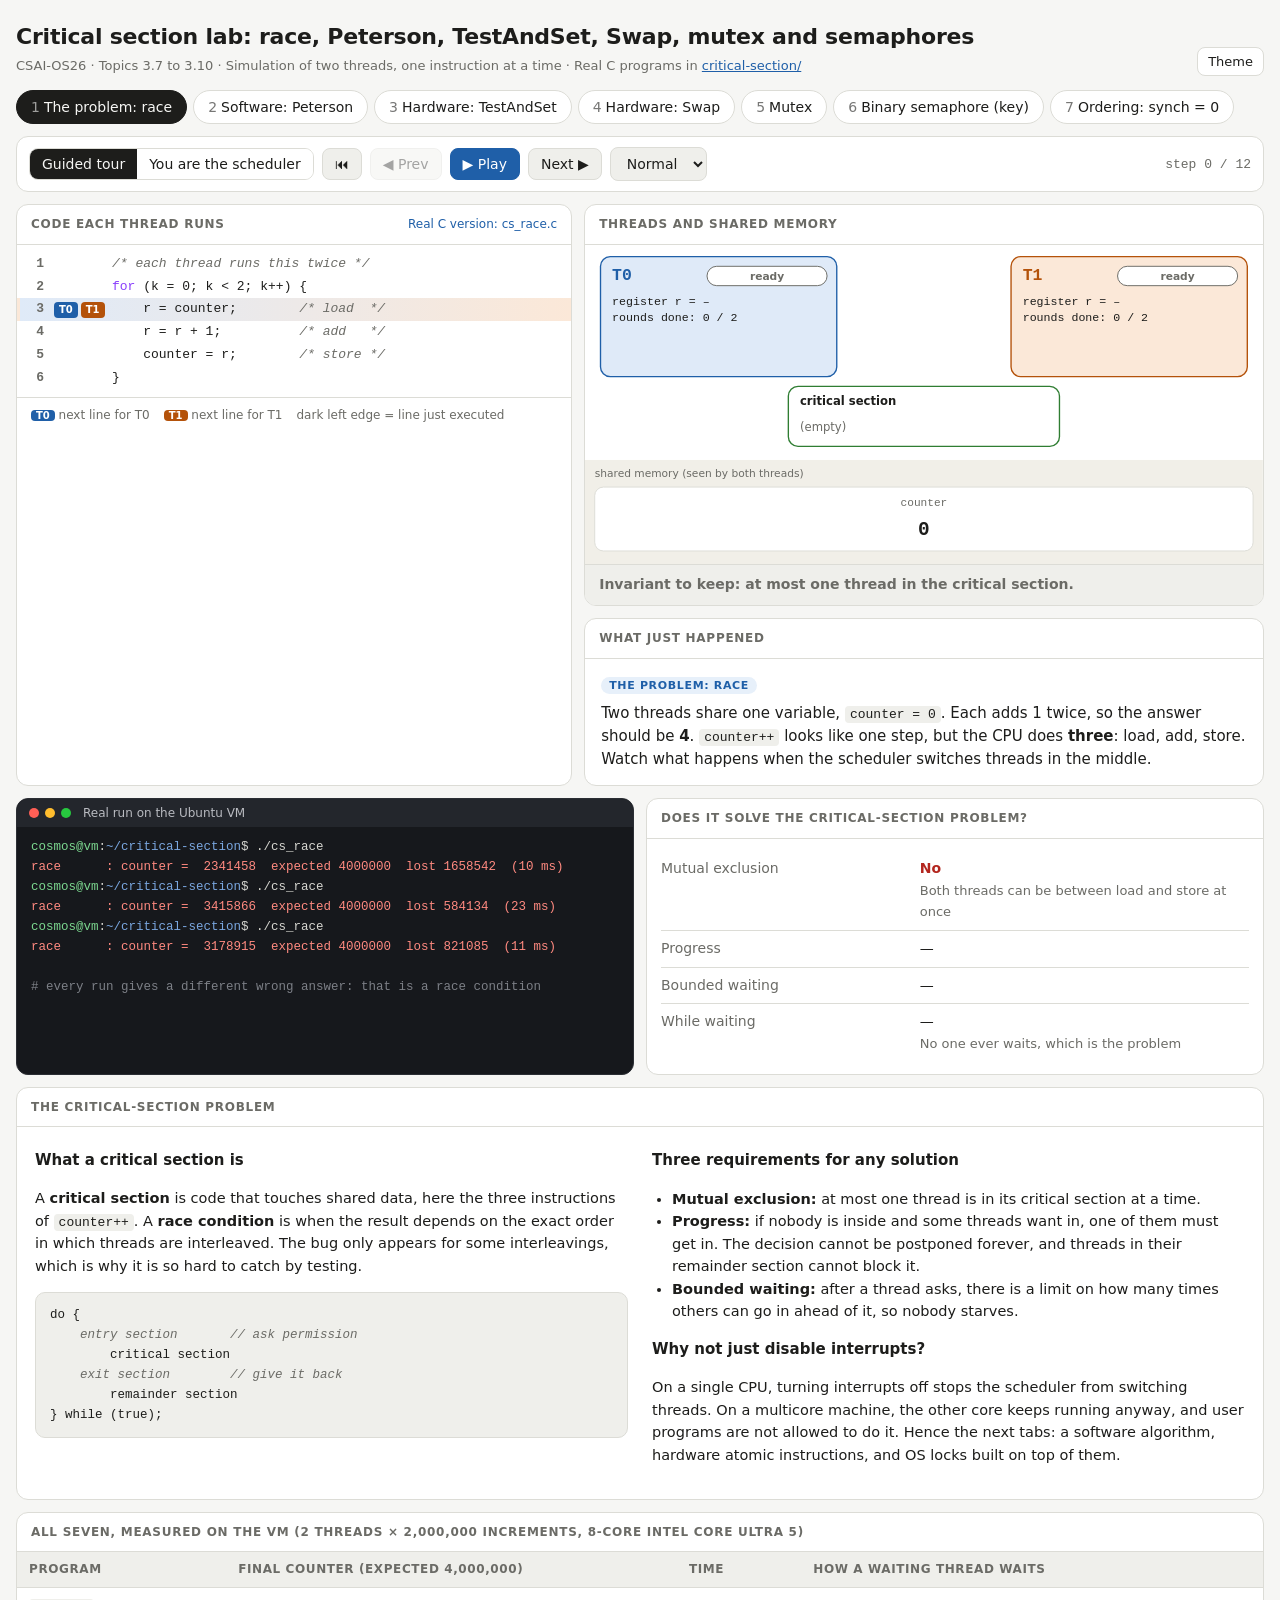
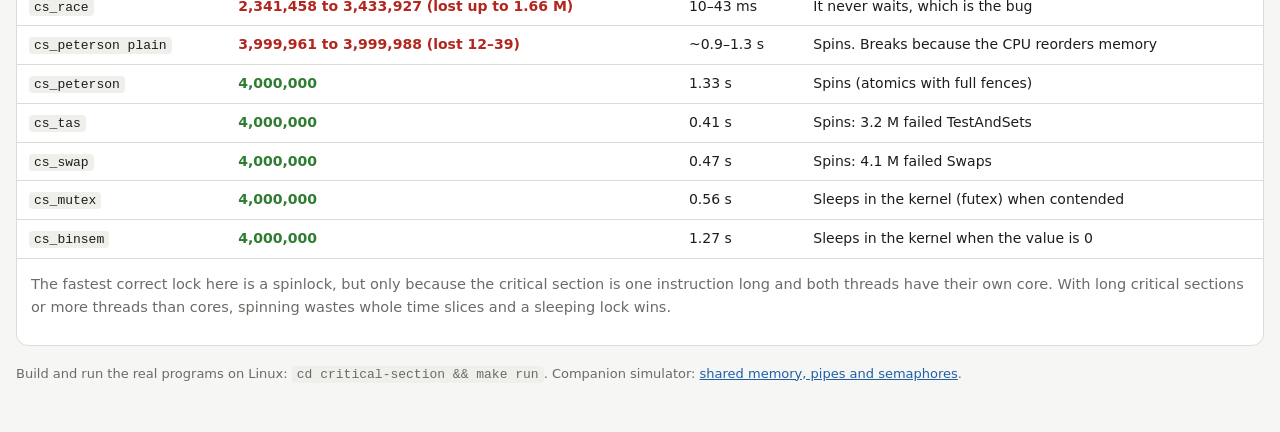
<file: critical-section/simulation/index.html>
<!doctype html>
<html lang="en">
<head>
<meta charset="utf-8">
<meta name="viewport" content="width=device-width, initial-scale=1">
<title>Critical Section Lab</title>
<meta name="description" content="Step-by-step simulation of the critical-section problem: race, Peterson, TestAndSet, Swap, mutex and binary semaphores (CSAI-OS26, topics 3.7 to 3.10).">
<style>
:root{
  --bg:#f6f6f4; --panel:#ffffff; --ink:#1d1d1b; --muted:#6b6b66; --line:#dcdcd6; --soft:#efefeb;
  --accent:#1f5fa8; --accent-bg:#e7f0fa; --ok:#2f7d32; --ok-bg:#e6f3e6; --warn:#a15c00; --warn-bg:#fdf0dc;
  --bad:#b3261e; --bad-bg:#fbe6e4; --dead:#8a8a84; --kernel:#f1efe8;
  --t0:#1f5fa8; --t0-bg:#dfeaf8; --t1:#b4520a; --t1-bg:#fbe8d8; --chg:#fff3b8;
  --term:#16181c; --term-ink:#d6d6d0; --term-dim:#7c7f86; --prompt:#7bd88f; --path:#7aa7e0;
  --mono:ui-monospace,SFMono-Regular,Menlo,Consolas,"Liberation Mono",monospace;
  --sans:system-ui,-apple-system,"Segoe UI",Roboto,"Helvetica Neue",Arial,sans-serif;
}
@media (prefers-color-scheme: dark){
  :root:not([data-theme="light"]){
    --bg:#121313; --panel:#1b1c1d; --ink:#e8e8e3; --muted:#9a9a93; --line:#33342f; --soft:#242522;
    --accent:#7fb0ea; --accent-bg:#1b2a3c; --ok:#7cc47f; --ok-bg:#1d2e1e; --warn:#e2a447; --warn-bg:#352813;
    --bad:#f08a80; --bad-bg:#3a1d1a; --dead:#77776f; --kernel:#202120;
    --t0:#82b4ee; --t0-bg:#1c2b3e; --t1:#f0a868; --t1-bg:#3a2717; --chg:#4a3f12;
  }
}
:root[data-theme="dark"]{
  --bg:#121313; --panel:#1b1c1d; --ink:#e8e8e3; --muted:#9a9a93; --line:#33342f; --soft:#242522;
  --accent:#7fb0ea; --accent-bg:#1b2a3c; --ok:#7cc47f; --ok-bg:#1d2e1e; --warn:#e2a447; --warn-bg:#352813;
  --bad:#f08a80; --bad-bg:#3a1d1a; --dead:#77776f; --kernel:#202120;
  --t0:#82b4ee; --t0-bg:#1c2b3e; --t1:#f0a868; --t1-bg:#3a2717; --chg:#4a3f12;
}
*{box-sizing:border-box}
[hidden]{display:none!important}
body{margin:0;background:var(--bg);color:var(--ink);font:15px/1.55 var(--sans)}
.wrap{max-width:1280px;margin:0 auto;padding:20px 16px 48px}
header{display:flex;flex-wrap:wrap;align-items:flex-end;justify-content:space-between;gap:12px;margin-bottom:14px}
h1{font-size:22px;margin:0;font-weight:650;letter-spacing:-.01em}
.sub{color:var(--muted);font-size:13px;margin-top:2px}
.sub a{color:var(--accent)}
.theme{font:13px var(--sans);background:var(--panel);color:var(--ink);border:1px solid var(--line);border-radius:8px;padding:6px 10px;cursor:pointer}
nav.tabs{display:flex;gap:6px;flex-wrap:wrap;margin-bottom:12px}
nav.tabs button{font:500 14px var(--sans);padding:8px 14px;border-radius:999px;border:1px solid var(--line);background:var(--panel);color:var(--ink);cursor:pointer}
nav.tabs button[aria-selected="true"]{background:var(--ink);color:var(--bg);border-color:var(--ink)}
nav.tabs .n{opacity:.6;margin-right:4px}
.bar{display:flex;flex-wrap:wrap;align-items:center;gap:8px;background:var(--panel);border:1px solid var(--line);border-radius:12px;padding:10px 12px;margin-bottom:12px}
.bar button,.bar select{font:500 14px var(--sans);padding:7px 12px;border-radius:8px;border:1px solid var(--line);background:var(--soft);color:var(--ink);cursor:pointer}
.bar button.primary{background:var(--accent);border-color:var(--accent);color:#fff}
.bar button.t0{background:var(--t0-bg);border-color:var(--t0);color:var(--t0)}
.bar button.t1{background:var(--t1-bg);border-color:var(--t1);color:var(--t1)}
.bar button:disabled{opacity:.4;cursor:default}
.seg{display:inline-flex;border:1px solid var(--line);border-radius:9px;overflow:hidden}
.seg button{border:0;border-radius:0;background:var(--panel)}
.seg button[aria-pressed="true"]{background:var(--ink);color:var(--bg)}
.grp{display:flex;gap:8px;flex-wrap:wrap;align-items:center}
.count{font:13px var(--mono);color:var(--muted);margin-left:auto}
.keys{font-size:12px;color:var(--muted)}
kbd{font:11px var(--mono);border:1px solid var(--line);border-bottom-width:2px;border-radius:4px;padding:0 4px;background:var(--panel)}
.grid{display:grid;grid-template-columns:minmax(0,.9fr) minmax(0,1.1fr);gap:12px}
@media (max-width:980px){.grid{grid-template-columns:minmax(0,1fr)}}
.card{background:var(--panel);border:1px solid var(--line);border-radius:12px;overflow:hidden}
.card h2{font-size:12px;font-weight:600;text-transform:uppercase;letter-spacing:.06em;color:var(--muted);margin:0;padding:10px 14px;border-bottom:1px solid var(--line);display:flex;justify-content:space-between;gap:8px;flex-wrap:wrap}
.card h2 a{color:var(--accent);text-transform:none;letter-spacing:0;font-weight:500;text-decoration:none}
.code{font:13px/1.75 var(--mono);padding:8px 0}
.ln{display:flex;align-items:center;white-space:pre;padding-right:10px;border-left:3px solid transparent}
.ln .no{width:34px;flex:none;text-align:right;padding-right:10px;color:var(--muted);user-select:none}
.ln .mk{width:58px;flex:none;display:flex;gap:3px}
.ln .mk span{font:600 10px var(--sans);padding:0 5px;border-radius:4px;line-height:16px}
.ln .mk .m0{background:var(--t0);color:#fff}.ln .mk .m1{background:var(--t1);color:#fff}
.ln .src{white-space:pre}
.ln.r0{background:var(--t0-bg)}.ln.r1{background:var(--t1-bg)}.ln.r01{background:linear-gradient(90deg,var(--t0-bg),var(--t1-bg))}
.ln.ex{border-left-color:var(--ink)}
.k{color:#8a3ffc}.s{color:#0f7b52}.c{color:var(--muted);font-style:italic}.f{color:var(--accent);font-weight:600}
@media (prefers-color-scheme: dark){:root:not([data-theme="light"]) .k{color:#c4a3ff}:root:not([data-theme="light"]) .s{color:#86d6a8}}
:root[data-theme="dark"] .k{color:#c4a3ff}:root[data-theme="dark"] .s{color:#86d6a8}
.legend{display:flex;gap:14px;flex-wrap:wrap;padding:8px 14px;border-top:1px solid var(--line);font-size:12px;color:var(--muted)}
.legend b{font:600 10px var(--sans);padding:0 5px;border-radius:4px;color:#fff}
svg.dia{display:block;width:100%;height:auto}
.explain{padding:14px 16px;min-height:112px}
.explain p{margin:0}
.explain .tag{display:inline-block;font:600 11px var(--sans);text-transform:uppercase;letter-spacing:.06em;padding:2px 8px;border-radius:999px;margin-bottom:8px}
.tag.t0{color:var(--t0);background:var(--t0-bg)}.tag.t1{color:var(--t1);background:var(--t1-bg)}.tag.n{color:var(--accent);background:var(--accent-bg)}
code{font:13px var(--mono);background:var(--soft);padding:1px 5px;border-radius:4px}
.banner{margin:0;padding:9px 14px;font-weight:600;font-size:14px;border-top:1px solid var(--line)}
.banner.bad{background:var(--bad-bg);color:var(--bad)}.banner.ok{background:var(--ok-bg);color:var(--ok)}.banner.n{background:var(--soft);color:var(--muted)}
.row2{display:grid;grid-template-columns:minmax(0,1fr) minmax(0,1fr);gap:12px;margin-top:12px}
@media (max-width:860px){.row2{grid-template-columns:minmax(0,1fr)}}
.term{background:var(--term);border-radius:12px;overflow:hidden;border:1px solid #2b2e34}
.term .tb{display:flex;align-items:center;gap:6px;padding:7px 12px;background:#23262c;color:#b9bbc1;font:12px var(--sans)}
.term .tb i{width:10px;height:10px;border-radius:50%;display:inline-block}
.term .tb span{margin-left:6px}
.term pre{margin:0;padding:10px 14px;font:12.5px/1.6 var(--mono);color:var(--term-ink);white-space:pre-wrap;word-break:break-word;min-height:160px}
.term .pr{color:var(--prompt)}.term .pa{color:var(--path)}.term .dim{color:var(--term-dim)}.term .bad{color:#ff8a80}.term .good{color:#9be29b}
.props{padding:12px 14px}
.props table{width:100%;border-collapse:collapse;font-size:14px}
.props td{padding:7px 0;border-bottom:1px solid var(--line);vertical-align:top}
.props tr:last-child td{border-bottom:0}
.props td:first-child{color:var(--muted);width:44%}
.yes{color:var(--ok);font-weight:600}.no{color:var(--bad);font-weight:600}.mid{color:var(--warn);font-weight:600}
.deep{margin-top:12px}
.deep .body{padding:6px 18px 18px}
.deep h3{font-size:15px;margin:16px 0 6px;font-weight:650}
.deep p,.deep li{font-size:14.5px}
.deep ul{padding-left:20px}
pre.pseudo{font:12.5px/1.6 var(--mono);background:var(--soft);border:1px solid var(--line);border-radius:10px;padding:12px 14px;margin:8px 0;overflow-x:auto}
.dgrid{display:grid;grid-template-columns:minmax(0,1fr) minmax(0,1fr);gap:24px}
@media (max-width:860px){.dgrid{grid-template-columns:minmax(0,1fr)}}
table.cmp{width:100%;border-collapse:collapse;font-size:14px}
table.cmp th,table.cmp td{text-align:left;padding:8px 12px;border-bottom:1px solid var(--line)}
table.cmp th{font-size:12px;color:var(--muted);font-weight:600;text-transform:uppercase;letter-spacing:.05em;background:var(--soft)}
.tablewrap{overflow-x:auto}
footer{margin-top:18px;color:var(--muted);font-size:13px}
footer a{color:var(--accent)}
.hint{font-size:13px;color:var(--muted)}
</style>
</head>
<body>
<div class="wrap">
<header>
  <div>
    <h1>Critical section lab: race, Peterson, TestAndSet, Swap, mutex and semaphores</h1>
    <div class="sub">CSAI-OS26 · Topics 3.7 to 3.10 · Simulation of two threads, one instruction at a time · Real C programs in <a href="https://github.com/qai-science/CSAI-OS26/tree/main/critical-section">critical-section/</a></div>
  </div>
  <button class="theme" id="theme" type="button" aria-label="Toggle colour theme">Theme</button>
</header>

<nav class="tabs" id="tabs" role="tablist"></nav>

<div class="bar">
  <div class="seg" role="group" aria-label="Mode">
    <button type="button" id="mTour" aria-pressed="true">Guided tour</button>
    <button type="button" id="mFree" aria-pressed="false">You are the scheduler</button>
  </div>
  <div class="grp" id="tourCtl">
    <button id="reset" type="button" title="Reset (Home)" aria-label="Reset">&#x23EE;</button>
    <button id="prev" type="button" title="Previous (Left arrow)">&#9664; Prev</button>
    <button id="play" class="primary" type="button" title="Play / pause (Space)">&#9654; Play</button>
    <button id="next" type="button" title="Next (Right arrow)">Next &#9654;</button>
    <select id="speed" aria-label="Speed"><option value="2600">Slow</option><option value="1500" selected>Normal</option><option value="700">Fast</option></select>
  </div>
  <div class="grp" id="freeCtl" hidden>
    <button id="run0" class="t0" type="button">Run T0 &#9654;</button>
    <button id="run1" class="t1" type="button">Run T1 &#9654;</button>
    <button id="runR" type="button">Random</button>
    <button id="undo" type="button">Undo</button>
    <button id="freset" type="button">Reset</button>
  </div>
  <span class="count" id="count"></span>
</div>

<div class="grid">
  <section class="card">
    <h2><span>Code each thread runs</span><a id="srclink" href="#" target="_blank" rel="noopener">Real C version</a></h2>
    <div class="code" id="code"></div>
    <div class="legend"><span><b style="background:var(--t0)" id="lg0">T0</b> next line for T0</span><span><b style="background:var(--t1)" id="lg1">T1</b> next line for T1</span><span>dark left edge = line just executed</span></div>
  </section>
  <div style="display:grid;gap:12px;align-content:start">
    <section class="card">
      <h2><span>Threads and shared memory</span></h2>
      <div id="dia"></div>
      <p class="banner n" id="banner"></p>
    </section>
    <section class="card">
      <h2><span>What just happened</span></h2>
      <div class="explain" id="explain" aria-live="polite"></div>
    </section>
  </div>
</div>

<div class="row2">
  <div class="term"><div class="tb"><i style="background:#ff5f56"></i><i style="background:#ffbd2e"></i><i style="background:#27c93f"></i><span id="termTitle">Real run on the Ubuntu VM</span></div><pre id="real"></pre></div>
  <section class="card"><h2><span>Does it solve the critical-section problem?</span></h2><div class="props" id="props"></div></section>
</div>

<section class="card deep"><h2><span id="deepTitle">In depth</span></h2><div class="body" id="deep"></div></section>

<section class="card deep">
  <h2><span>All seven, measured on the VM (2 threads × 2,000,000 increments, 8-core Intel Core Ultra 5)</span></h2>
  <div class="tablewrap"><table class="cmp">
    <tr><th>Program</th><th>Final counter (expected 4,000,000)</th><th>Time</th><th>How a waiting thread waits</th></tr>
    <tr><td><code>cs_race</code></td><td class="no">2,341,458 to 3,433,927 (lost up to 1.66 M)</td><td>10–43 ms</td><td>It never waits, which is the bug</td></tr>
    <tr><td><code>cs_peterson plain</code></td><td class="no">3,999,961 to 3,999,988 (lost 12–39)</td><td>~0.9–1.3 s</td><td>Spins. Breaks because the CPU reorders memory</td></tr>
    <tr><td><code>cs_peterson</code></td><td class="yes">4,000,000</td><td>1.33 s</td><td>Spins (atomics with full fences)</td></tr>
    <tr><td><code>cs_tas</code></td><td class="yes">4,000,000</td><td>0.41 s</td><td>Spins: 3.2 M failed TestAndSets</td></tr>
    <tr><td><code>cs_swap</code></td><td class="yes">4,000,000</td><td>0.47 s</td><td>Spins: 4.1 M failed Swaps</td></tr>
    <tr><td><code>cs_mutex</code></td><td class="yes">4,000,000</td><td>0.56 s</td><td>Sleeps in the kernel (futex) when contended</td></tr>
    <tr><td><code>cs_binsem</code></td><td class="yes">4,000,000</td><td>1.27 s</td><td>Sleeps in the kernel when the value is 0</td></tr>
  </table></div>
  <p class="hint" style="padding:0 14px 12px">The fastest correct lock here is a spinlock, but only because the critical section is one instruction long and both threads have their own core. With long critical sections or more threads than cores, spinning wastes whole time slices and a sleeping lock wins.</p>
</section>

<footer>
  Build and run the real programs on Linux: <code>cd critical-section &amp;&amp; make run</code>. Companion simulator: <a href="../../pipes-namedpipes-sharedmemory/simulation/">shared memory, pipes and semaphores</a>.
</footer>
</div>

<script>
const ITER = 2;
const REPO = "https://github.com/qai-science/CSAI-OS26/blob/main/critical-section/";
const PS = "$ ";
const go = (T, n) => { T.pc = n; };
const B = v => v ? "true" : "false";

/* ---------- shared critical-section body (load, add, store) ---------- */
function body(lnLoad, afterStore){
  return [
    {ln:lnLoad, cs:true, kind:"load", run:(S,T,me,D) => { T.r = S.counter; T.loaded = true; go(T, T.pc+1); return D.names[me]+" loads <code>counter</code> into its register: <code>r = "+T.r+"</code>."; }},
    {ln:lnLoad+1, cs:true, run:(S,T,me,D) => { T.r++; go(T, T.pc+1); return D.names[me]+" adds 1 in its own register: <code>r = "+T.r+"</code>. Shared memory has not changed yet."; }},
    {ln:lnLoad+2, cs:true, kind:"store", run:(S,T,me,D) => { const old = S.counter; S.counter = T.r; T.loaded = false; afterStore(T); return D.names[me]+" stores <code>counter = "+T.r+"</code> (it was "+old+")."+(T.r <= old ? " <b>An update was lost:</b> the other thread's increment has been overwritten." : ""); }}
  ];
}
function endRound(T, firstPc){ T.k++; T.pc = T.k < ITER ? firstPc : 99; }

const DEMOS = [
{ id:"race", label:"The problem: race", file:"cs_race.c", guarded:false, names:["T0","T1"],
  code:`/* each thread runs this twice */
for (k = 0; k < 2; k++) {
    r = counter;        /* load  */
    r = r + 1;          /* add   */
    counter = r;        /* store */
}`,
  vars:["counter"], init:()=>({counter:0}),
  prog:()=>{ const b = body(3, T => endRound(T, 0)); return b; },
  tour:[0,1,0,1,0,1, 0,0,0, 1,1,1],
  notes:{0:"Two threads share one variable, <code>counter = 0</code>. Each adds 1 twice, so the answer should be <b>4</b>. <code>counter++</code> looks like one step, but the CPU does <b>three</b>: load, add, store. Watch what happens when the scheduler switches threads in the middle.",
         2:"T1 loads <b>before</b> T0 has stored, so both registers now hold 0. This is the moment both are inside the critical section.",
         6:"T1 stores 1 on top of T0's 1. Two increments ran, but <code>counter</code> only went up by one. That is a <b>lost update</b>.",
         12:"Final value: <b>3</b>, not 4. On the real VM the same bug lost up to 1.66 million of 4 million updates. Try the <b>You are the scheduler</b> mode and see how low you can make it go."},
  props:[["Mutual exclusion","no","Both threads can be between load and store at once"],["Progress","—",""],["Bounded waiting","—",""],["While waiting","—","No one ever waits, which is the problem"]],
  real:[PS+"./cs_race", "race      : counter =  2341458  expected 4000000  lost 1658542  (10 ms)", PS+"./cs_race", "race      : counter =  3415866  expected 4000000  lost 584134  (23 ms)", PS+"./cs_race", "race      : counter =  3178915  expected 4000000  lost 821085  (11 ms)", "", "# every run gives a different wrong answer: that is a race condition"],
  deepTitle:"The critical-section problem",
  deep:`<div class="dgrid"><div>
<h3>What a critical section is</h3>
<p>A <b>critical section</b> is code that touches shared data, here the three instructions of <code>counter++</code>. A <b>race condition</b> is when the result depends on the exact order in which threads are interleaved. The bug only appears for some interleavings, which is why it is so hard to catch by testing.</p>
<pre class="pseudo">do {
    <span class="c">entry section</span>       <span class="c">// ask permission</span>
        critical section
    <span class="c">exit section</span>        <span class="c">// give it back</span>
        remainder section
} while (true);</pre>
</div><div>
<h3>Three requirements for any solution</h3>
<ul>
<li><b>Mutual exclusion:</b> at most one thread is in its critical section at a time.</li>
<li><b>Progress:</b> if nobody is inside and some threads want in, one of them must get in. The decision cannot be postponed forever, and threads in their remainder section cannot block it.</li>
<li><b>Bounded waiting:</b> after a thread asks, there is a limit on how many times others can go in ahead of it, so nobody starves.</li>
</ul>
<h3>Why not just disable interrupts?</h3>
<p>On a single CPU, turning interrupts off stops the scheduler from switching threads. On a multicore machine, the other core keeps running anyway, and user programs are not allowed to do it. Hence the next tabs: a software algorithm, hardware atomic instructions, and OS locks built on top of them.</p>
</div></div>`},

{ id:"peterson", label:"Software: Peterson", file:"cs_peterson.c", guarded:true, names:["T0","T1"],
  code:`/* thread i (other is j = 1 - i), runs twice */
flag[i] = true;                  /* I want in    */
turn = j;                        /* you go first */
while (flag[j] && turn == j) ;   /* spin         */
    r = counter;                 /* critical section */
    r = r + 1;
    counter = r;
flag[i] = false;                 /* exit */`,
  vars:["counter","flag[0]","flag[1]","turn"], init:()=>({counter:0, flag:[false,false], turn:0}),
  prog:()=>[
    {ln:2, run:(S,T,me,D) => { S.flag[me] = true; go(T,1); return D.names[me]+" sets <code>flag["+me+"] = true</code>: \"I want to enter\"."; }},
    {ln:3, run:(S,T,me,D) => { S.turn = 1-me; go(T,2); return D.names[me]+" sets <code>turn = "+(1-me)+"</code>: \"but you can go first\". Whoever writes <code>turn</code> <b>last</b> is the one who waits."; }},
    {ln:4, run:(S,T,me,D) => { const j = 1-me; if (S.flag[j] && S.turn === j){ T.spins++; T.spinning = true; return D.names[me]+" tests <code>flag["+j+"] && turn == "+j+"</code>, which is <b>true</b>, so it <b>spins</b> (busy-waits). Spins so far: "+T.spins+"."; } T.spinning = false; go(T,3); return D.names[me]+" tests <code>flag["+j+"] && turn == "+j+"</code>, which is <b>false</b> ("+(S.flag[j] ? "turn is "+S.turn : "flag["+j+"] is false")+"), so it <b>enters</b> the critical section."; }},
    ...body(5, T => go(T,6)),
    {ln:8, run:(S,T,me,D) => { S.flag[me] = false; endRound(T,0); return D.names[me]+" sets <code>flag["+me+"] = false</code> and leaves. If the other thread is spinning, its test now fails."; }}
  ],
  tour:[0,1,1,0,0,1,1,0,1,1,0,1,0,1,1,1,0,0,0,0,1,1,1,1,1,0,0,0,0,0,0,0],
  notes:{0:"Peterson's algorithm (1981) needs only ordinary reads and writes plus two shared variables: <code>flag[2]</code> (\"I want in\") and <code>turn</code> (\"who must wait if we both want in\"). It works for exactly two threads.",
         4:"Both flags are true and T0 wrote <code>turn = 1</code> last, so T0 politely yields. That is the tie-breaker.",
         6:"T1's test is false because <code>turn == 1</code>, not 0. T1 goes in while T0 keeps spinning: <b>mutual exclusion</b>.",
         32:"The counter is <b>4</b>, correct. But on the real VM the textbook version, with plain variables, lost 12–39 updates per run. Modern CPUs reorder a store with a later load, so both threads can read the other's flag as false. The fix is atomic operations with memory fences. See the real run."},
  props:[["Mutual exclusion","yes","Only if memory is sequentially consistent (fences needed on real CPUs)"],["Progress","yes","A thread in its remainder section has flag = false and blocks no one"],["Bounded waiting","yes","After you set turn = j, the other thread can enter at most once before you"],["While waiting","mid","Spins (busy waiting), and it only works for 2 threads"]],
  real:[PS+"./cs_peterson plain", "peterson-p: counter =  3999968  expected 4000000  lost 32  (941 ms)", PS+"./cs_peterson plain", "peterson-p: counter =  3999961  expected 4000000  lost 39  (1216 ms)", PS+"./cs_peterson plain", "peterson-p: counter =  3999988  expected 4000000  lost 12  (1254 ms)", PS+"./cs_peterson", "peterson  : counter =  4000000  expected 4000000  lost 0  (1330 ms)", "", "# plain = textbook code: x86 store-load reordering breaks it", "# default = C11 seq_cst atomics (mfence): correct"],
  deepTitle:"Peterson's solution, and why it fails on real hardware",
  deep:`<div class="dgrid"><div>
<h3>Why it works on paper</h3>
<ul>
<li><b>Mutual exclusion:</b> to have both inside, both tests must be false. Both flags are true, so the test fails only through <code>turn</code>. But <code>turn</code> holds one value, 0 or 1, so one of the two must still be spinning.</li>
<li><b>Progress:</b> if the other thread does not want in, its flag is false and you walk straight in.</li>
<li><b>Bounded waiting:</b> setting <code>turn = j</code> lets the other thread go once at most. Its next entry sets <code>turn</code> back to you.</li>
</ul>
<h3>Earlier attempts that fail</h3>
<p><b>Only <code>turn</code></b> (strict alternation) gives mutual exclusion but no progress: T0 cannot enter twice in a row even if T1 never wants to. <b>Only flags</b> can deadlock: both set their flag and then both wait for each other forever. Peterson combines the two.</p>
</div><div>
<h3>Why the textbook code breaks on this VM</h3>
<p>An x86 CPU has a <b>store buffer</b>. <code>flag[i] = true</code> may still be sitting in the buffer when the next line reads <code>flag[j]</code> from memory. Both threads then read the old <code>false</code> and walk in together. The real run lost 12–39 updates out of 4 million per run. Compilers may also reorder or cache plain variables.</p>
<pre class="pseudo"><span class="c">// correct version used by ./cs_peterson</span>
atomic_store(&amp;flag[i], 1);   <span class="c">// seq_cst: full fence</span>
atomic_store(&amp;turn, j);
while (atomic_load(&amp;flag[j]) &amp;&amp;
       atomic_load(&amp;turn) == j) ;</pre>
<p>The lesson: <b>software-only algorithms assume memory behaves sequentially</b>. Real systems use hardware atomic instructions instead, as the next two tabs show.</p>
</div></div>`},

{ id:"tas", label:"Hardware: TestAndSet", file:"cs_tas.c", guarded:true, names:["T0","T1"],
  code:`boolean TestAndSet(boolean *target) {
    boolean rv = *target;  *target = true;
    return rv;                    /* one atomic step */
}
while (TestAndSet(&lock)) ;       /* spin */
    r = counter;                  /* critical section */
    r = r + 1;
    counter = r;
lock = false;`,
  vars:["counter","lock"], init:()=>({counter:0, lock:false}),
  prog:()=>[
    {ln:5, also:[2,3], run:(S,T,me,D) => { const rv = S.lock; S.lock = true; T.rv = rv; if (rv){ T.spins++; T.spinning = true; return D.names[me]+" runs <code>TestAndSet(&amp;lock)</code> <b>atomically</b>: it reads the old value <b>true</b> and writes true again. It returns true, so <b>spin</b>. Spins so far: "+T.spins+"."; } T.spinning = false; go(T,1); return D.names[me]+" runs <code>TestAndSet(&amp;lock)</code> <b>atomically</b>: it reads the old value <b>false</b> and sets <code>lock = true</code> in the same instant. It returns false, so it <b>enters</b>."; }},
    ...body(6, T => go(T,4)),
    {ln:9, run:(S,T,me,D) => { S.lock = false; endRound(T,0); return D.names[me]+" sets <code>lock = false</code>, an ordinary store. The next TestAndSet by anyone will succeed."; }}
  ],
  tour:[0,1,0,1,0,0,1,0,1,0,1,1,1,0,1,0,0,0,0,0,1,1,1,1,1],
  notes:{0:"One shared <code>lock</code>, initially false. <code>TestAndSet</code> reads the old value <b>and</b> writes true as <b>one indivisible hardware instruction</b>. No other core can touch <code>lock</code> between the read and the write.",
         1:"T0 saw false and set it to true in one step. If reading and writing were separate, T1 could read false in between, and both would enter. Atomicity is what prevents that.",
         2:"T1's TestAndSet returns true (T0 holds the lock), so T1 spins on the same instruction, again and again.",
         25:"The counter is <b>4</b>. On the VM, gcc compiled <code>__atomic_test_and_set</code> into the single x86 instruction <code>xchg %al, lock</code>, and the 2 threads spun 3.2 million times in 0.41 s."},
  props:[["Mutual exclusion","yes","The read-and-set is one atomic instruction"],["Progress","yes","When the lock is free, the next TestAndSet succeeds"],["Bounded waiting","no","An unlucky thread can lose the race every time (starvation)"],["While waiting","mid","Spins and burns a CPU core (a spinlock)"]],
  real:[PS+"./cs_tas", "testandset: counter =  4000000  expected 4000000  lost 0  (412 ms, 3209122 spins)", PS+"objdump -d cs_tas | grep lock", "    12ea:	xchg   %al,0x2d40(%rip)    # 4030 &lt;lock&gt;   <- TestAndSet", "    1306:	movb   $0x0,0x2d23(%rip)   # 4030 &lt;lock&gt;   <- lock = false", "", "# on x86, xchg with memory is atomic (implicitly locked)"],
  deepTitle:"TestAndSet: the hardware does the read and write together",
  deep:`<div class="dgrid"><div>
<h3>How the CPU makes it atomic</h3>
<p>The core takes exclusive ownership of the cache line holding <code>lock</code> (the cache-coherence protocol, MESI). It reads, writes and only then releases the line. Other cores trying the same instruction must wait for the line, so their operations are <b>serialised</b>. x86 uses <code>XCHG</code> or <code>LOCK BTS</code>. ARM uses load-exclusive and store-exclusive pairs (<code>LDXR</code>/<code>STXR</code>) or <code>SWP</code>. In C: <code>__atomic_test_and_set</code> or C11 <code>atomic_flag_test_and_set</code>.</p>
<h3>Bounded waiting with TestAndSet</h3>
<p>The plain spinlock can starve a thread. The textbook fix keeps a <code>waiting[n]</code> array. On exit, a thread scans forward for the next waiting thread and hands the lock directly to it, so each thread waits at most n − 1 turns.</p>
</div><div>
<h3>Spinning: good and bad</h3>
<ul>
<li><b>Good</b> when the critical section is tiny and each thread has its own core. There are no system calls and no context switches, which is why it was the fastest on the VM.</li>
<li><b>Bad</b> when the holder is descheduled. Waiters burn their whole time slice doing nothing useful. On a single CPU it is pure waste, because the holder cannot run while you spin.</li>
<li>Real spinlocks spin on a plain read first (<b>test-and-test-and-set</b>) to avoid hammering the cache line, and add a <code>pause</code> instruction or back-off.</li>
</ul>
<pre class="pseudo">while (true) {
    while (lock) ;                 <span class="c">// read-only spin</span>
    if (!TestAndSet(&amp;lock)) break; <span class="c">// then try</span>
}</pre>
</div></div>`},

{ id:"swap", label:"Hardware: Swap", file:"cs_swap.c", guarded:true, names:["T0","T1"],
  code:`void Swap(boolean *a, boolean *b) {
    boolean t = *a;  *a = *b;  *b = t;   /* atomic */
}
key = true;
while (key == true) Swap(&lock, &key);
    r = counter;
    r = r + 1;
    counter = r;
lock = false;`,
  vars:["counter","lock"], init:()=>({counter:0, lock:false}),
  prog:()=>[
    {ln:4, run:(S,T,me,D) => { T.key = true; go(T,1); return D.names[me]+" sets its <b>own local</b> <code>key = true</code>. Each thread has a private key."; }},
    {ln:5, also:[2], run:(S,T,me,D) => { const t = S.lock; S.lock = T.key; T.key = t; if (T.key){ T.spins++; T.spinning = true; return D.names[me]+" runs <code>Swap(&amp;lock, &amp;key)</code> <b>atomically</b>: lock was true, so it gets true back and its key stays true. It <b>spins</b>. Spins so far: "+T.spins+"."; } T.spinning = false; go(T,2); return D.names[me]+" runs <code>Swap(&amp;lock, &amp;key)</code> <b>atomically</b>: <code>lock</code> becomes true and its key becomes <b>false</b>. The loop ends and it <b>enters</b>."; }},
    ...body(6, T => go(T,5)),
    {ln:9, run:(S,T,me,D) => { S.lock = false; T.key = null; endRound(T,0); return D.names[me]+" sets <code>lock = false</code>. The next Swap by a waiting thread will pull out that false."; }}
  ],
  tour:[0,1,0,1,0,0,1,0,0,1,0,0,1,1,1,1,0,0,0,0,0,1,1,1,1,1,1],
  notes:{0:"Swap exchanges two words in one atomic step. Each thread puts <code>true</code> in its private <code>key</code> and keeps swapping it with <code>lock</code> until it gets <code>false</code> back. Exactly one thread can pull out the single false.",
         3:"T0 pulled out the false and left true in <code>lock</code>. There is only one false in the system, and T0's key now holds it.",
         4:"T1 swaps true for true: nothing changes, and it keeps spinning.",
         27:"The counter is <b>4</b>. On the VM, <code>__atomic_exchange_n</code> compiled to <code>xchg %eax, lock</code>. TestAndSet and Swap are really the same hardware instruction: TestAndSet is a Swap that always writes true."},
  props:[["Mutual exclusion","yes","Only one thread can hold the single false"],["Progress","yes","A free lock is grabbed by the next Swap"],["Bounded waiting","no","Same starvation risk as TestAndSet"],["While waiting","mid","Spins (a spinlock)"]],
  real:[PS+"./cs_swap", "swap      : counter =  4000000  expected 4000000  lost 0  (471 ms, 4105787 spins)", PS+"objdump -d cs_swap | grep lock", "    12e5:	xchg   %eax,0x2d45(%rip)   # 4030 &lt;lock&gt;   <- Swap(&amp;lock, &amp;key)", "    130b:	movl   $0x0,0x2d1b(%rip)   # 4030 &lt;lock&gt;   <- lock = false"],
  deepTitle:"Swap, and the wider family of atomic instructions",
  deep:`<div class="dgrid"><div>
<h3>Swap vs TestAndSet</h3>
<p>Think of the value <b>false</b> as a single physical token. Swap trades your token for whatever is in <code>lock</code>. Whoever ends up holding the false token is inside. When it leaves, it puts the false back. TestAndSet is a special case: it always swaps in <code>true</code> and hands you the old value.</p>
<h3>Compare-and-swap (CAS)</h3>
<p>Modern code mostly uses <b>CAS</b>: \"if <code>*p == expected</code>, write <code>new</code>; tell me whether it worked\". It is x86 <code>LOCK CMPXCHG</code>, or C11 <code>atomic_compare_exchange_strong</code>. CAS can build any lock-free structure, such as counters, stacks and queues.</p>
<pre class="pseudo">bool CAS(int *p, int expected, int new) {   <span class="c">// atomic</span>
    if (*p != expected) return false;
    *p = new; return true;
}
while (!CAS(&amp;lock, 0, 1)) ;   <span class="c">// spinlock</span></pre>
</div><div>
<h3>Even simpler: one atomic add</h3>
<p>For a plain counter you do not need a lock at all. <code>__atomic_fetch_add(&amp;counter, 1, __ATOMIC_RELAXED)</code> compiles to <code>LOCK XADD</code>, which makes the whole load–add–store a single atomic instruction. Locks are needed when the critical section touches <b>several</b> values that must change together.</p>
<h3>Common to both tabs</h3>
<ul><li>They give mutual exclusion and progress, but not bounded waiting.</li><li>Waiters spin. That is fine for tiny critical sections, wasteful otherwise.</li><li>They are the building blocks the OS uses to build <b>sleeping</b> locks, the mutex and the semaphore in the next tabs.</li></ul>
</div></div>`},

{ id:"mutex", label:"Mutex", file:"cs_mutex.c", guarded:true, names:["T0","T1"], kind:"mutex",
  code:`pthread_mutex_t m = PTHREAD_MUTEX_INITIALIZER;
pthread_mutex_lock(&m);      /* owner? else sleep */
    r = counter;             /* critical section */
    r = r + 1;
    counter = r;
pthread_mutex_unlock(&m);    /* wake one sleeper */`,
  vars:["counter","m.owner","m.queue"], init:()=>({counter:0, owner:null, queue:[]}),
  prog:()=>[
    {ln:2, run:(S,T,me,D) => { if (S.owner === null){ S.owner = me; go(T,1); return D.names[me]+" calls <code>pthread_mutex_lock</code>. The mutex is free, so "+D.names[me]+" becomes its <b>owner</b> and goes in. This is the fast path: one atomic instruction and no system call."; } T.st = "sleep"; S.queue.push(me); return D.names[me]+" calls <code>pthread_mutex_lock</code>, but "+D.names[S.owner]+" owns it. Instead of spinning, "+D.names[me]+" makes a <code>futex</code> system call and the kernel puts it to <b>sleep</b>. It uses no CPU until it is woken."; }},
    ...body(3, T => go(T,4)),
    {ln:6, run:(S,T,me,D,Th) => { S.owner = null; let msg = D.names[me]+" calls <code>pthread_mutex_unlock</code> and gives up ownership."; if (S.queue.length){ const w = S.queue.shift(); S.owner = w; Th[w].st = "ready"; Th[w].pc = 1; msg += " "+D.names[w]+" was sleeping, so the kernel <b>wakes it</b> and it now owns the mutex."; } endRound(T,0); return msg; }}
  ],
  tour:[0,1,0,0,0,0,0,1,1,1,1,1,0,0,0,0,1,1,1,1],
  notes:{0:"A <b>mutex</b> (mutual-exclusion lock) has two operations, <code>lock</code> and <code>unlock</code>, and an <b>owner</b>. The big difference from TestAndSet: a waiting thread <b>sleeps</b> instead of spinning.",
         2:"T1 is now <b>asleep</b>. In free mode you cannot even pick it: a sleeping thread is not runnable. Compare that with the spinning in the TestAndSet tab.",
         6:"The unlock handed the mutex straight to the sleeper. T1 wakes up already owning it.",
         20:"The counter is <b>4</b>. On the VM, <code>cs_mutex</code> took 0.56 s: a little slower than the spinlock for this tiny critical section, but no CPU was wasted while waiting."},
  props:[["Mutual exclusion","yes","Only the owner is inside"],["Progress","yes","Unlock wakes a waiter"],["Bounded waiting","mid","glibc is not strictly FIFO, so a running thread can barge in first"],["While waiting","yes","Sleeps in the kernel (futex), using no CPU"]],
  real:[PS+"./cs_mutex", "mutex     : counter =  4000000  expected 4000000  lost 0  (560 ms)", "", "# uncontended lock/unlock = one atomic instruction, no syscall", "# contended = futex(FUTEX_WAIT) puts the thread to sleep"],
  deepTitle:"Mutex locks in depth",
  deep:`<div class="dgrid"><div>
<h3>What a mutex is</h3>
<p>A mutex is a lock with an <b>owner</b>. <code>lock()</code> either takes it or blocks. <code>unlock()</code> releases it and may wake one waiter. <b>Only the thread that locked it may unlock it</b>. That rule makes mistakes detectable and enables features like priority inheritance.</p>
<pre class="pseudo">pthread_mutex_t m = PTHREAD_MUTEX_INITIALIZER;
pthread_mutex_lock(&amp;m);
    <span class="c">/* critical section */</span>
pthread_mutex_unlock(&amp;m);

pthread_mutex_trylock(&amp;m);   <span class="c">// EBUSY instead of blocking</span></pre>
<h3>How Linux implements it: the futex</h3>
<p>The mutex is an integer in user memory. <b>Fast path:</b> one atomic compare-and-swap from 0 to 1 takes it, with no kernel involvement. <b>Slow path:</b> if it is taken, the thread calls <code>futex(FUTEX_WAIT)</code> and the kernel puts it to sleep on a queue keyed by that address. Unlock does an atomic store and, if someone is waiting, calls <code>futex(FUTEX_WAKE)</code>. So an uncontended mutex costs about as much as a TestAndSet.</p>
</div><div>
<h3>Mutex vs spinlock</h3>
<ul>
<li><b>Spinlock:</b> waits by looping. Best for very short sections on multicore, and used inside the kernel where sleeping is not allowed (interrupt handlers).</li>
<li><b>Mutex:</b> waits by sleeping. Best when sections are long or threads outnumber cores. Many mutexes spin briefly before sleeping (adaptive).</li>
</ul>
<h3>Mutex vs binary semaphore</h3>
<p>They look alike, since both start \"free\" and allow one thread in. But a mutex has an <b>owner</b> and a semaphore does not: <b>any</b> thread may <code>signal</code> a semaphore. That is why semaphores can do ordering (next tabs), and why mutexes can offer recursive locking, error checking and priority inheritance.</p>
<h3>Pitfalls</h3>
<ul>
<li>Forgetting to unlock on an error path, so everyone else sleeps forever.</li>
<li><b>Deadlock:</b> T0 holds A and wants B, while T1 holds B and wants A. Always lock in one global order.</li>
<li><b>Priority inversion:</b> a low-priority owner blocks a high-priority waiter. Fix it with <code>PTHREAD_PRIO_INHERIT</code>.</li>
</ul>
</div></div>`},

{ id:"binsem", label:"Binary semaphore (key)", file:"cs_binsem.c", guarded:true, names:["T0","T1"], kind:"sem",
  code:`semaphore mutex = 1;          /* one key on the desk */
wait(mutex);                  /* take the key, or sleep */
    r = counter;              /* critical section */
    r = r + 1;
    counter = r;
signal(mutex);                /* return the key, or hand it over */`,
  vars:["counter","mutex","queue"], init:()=>({counter:0, value:1, queue:[], holder:null}),
  prog:()=>[
    {ln:2, run:(S,T,me,D) => { if (S.value > 0){ S.value--; S.holder = me; go(T,1); return D.names[me]+" calls <code>wait(mutex)</code>. The value is 1 (the key is on the desk), so it becomes <b>0</b> and "+D.names[me]+" takes the key and goes in."; } T.st = "sleep"; S.queue.push(me); return D.names[me]+" calls <code>wait(mutex)</code>, but the value is 0: no key on the desk. "+D.names[me]+" <b>sleeps</b> in the semaphore's queue."; }},
    ...body(3, T => go(T,4)),
    {ln:6, run:(S,T,me,D,Th) => { let msg; if (S.queue.length){ const w = S.queue.shift(); S.holder = w; Th[w].st = "ready"; Th[w].pc = 1; msg = D.names[me]+" calls <code>signal(mutex)</code>. Someone is waiting, so the key goes <b>straight to "+D.names[w]+"</b>, which wakes up holding it. The value stays 0."; } else { S.value++; S.holder = null; msg = D.names[me]+" calls <code>signal(mutex)</code> and nobody is waiting, so the key goes back on the desk: value <b>1</b>."; } endRound(T,0); return msg; }}
  ],
  tour:[0,1,0,0,0,0,0,1,1,1,1,1,0,0,0,0,1,1,1,1],
  notes:{0:"A <b>binary semaphore</b> only takes the values <b>0</b> and <b>1</b>, like one washroom key at a hostel desk. 1 means the key is on the desk; 0 means someone has it. <code>wait</code> takes the key, and <code>signal</code> returns it.",
         2:"T1 found the desk empty and is sleeping in the queue. Like the mutex, and unlike TestAndSet, it uses no CPU while waiting.",
         6:"T0's signal handed the key directly to T1. T1 is now inside.",
         20:"The counter is <b>4</b> and the key is back on the desk (value 1). The real <code>cs_binsem</code> (POSIX <code>sem_wait</code>/<code>sem_post</code>) gave exactly 4,000,000."},
  props:[["Mutual exclusion","yes","Value 1 means at most one wait succeeds"],["Progress","yes","Signal wakes a waiter or frees the key"],["Bounded waiting","yes","With a FIFO wait queue, as modelled here"],["While waiting","yes","Sleeps (no CPU)"]],
  real:[PS+"./cs_binsem", "binsem    : counter =  4000000  expected 4000000  lost 0  (1270 ms)", "", "# sem_init(&mutex, 0, 1);   sem_wait = wait,  sem_post = signal"],
  deepTitle:"Binary semaphores: 0 or 1, like a key to one room",
  deep:`<div class="dgrid"><div>
<h3>Two ways to use a binary semaphore</h3>
<ul>
<li><b>Start at 1, mutual exclusion:</b> <code>wait(mutex); critical section; signal(mutex);</code> It behaves like a mutex lock. This is the tab you are on.</li>
<li><b>Start at 0, ordering:</b> make one event wait for another. P2 does <code>wait(synch)</code> before S2 and P1 does <code>signal(synch)</code> after S1, so S2 always runs after S1. See the next tab.</li>
</ul>
<h3>The definition</h3>
<pre class="pseudo">wait(S):   if (S == 1) S = 0;
           else sleep in S.queue;
signal(S): if (S.queue not empty) wake one;
           else S = 1;</pre>
</div><div>
<h3>A counting semaphore from binary ones</h3>
<p>A counting semaphore C (value N) can be built from two binary semaphores and an integer: <code>S1 = 1</code> protects the integer, and <code>S2 = 0</code> is where waiters sleep.</p>
<pre class="pseudo">int C = N;  binary S1 = 1, S2 = 0;

wait(C):   wait(S1);
           C--;
           if (C &lt; 0) { signal(S1); wait(S2); }
           signal(S1);

signal(C): wait(S1);
           C++;
           if (C &lt;= 0) signal(S2);   <span class="c">// pass S1 to the woken one</span>
           else signal(S1);</pre>
<p>Here a negative <code>C</code> counts the sleepers. The woken thread inherits <code>S1</code> and releases it, so no other thread slips in between.</p>
</div></div>`},

{ id:"order", label:"Ordering: synch = 0", file:"sem_order.c", guarded:false, names:["P1","P2"], kind:"order",
  code:`semaphore synch = 0;     /* S1 has not happened yet */
/* P1 */
S1;                      /* write the result */
signal(synch);
/* P2 */
wait(synch);
S2;                      /* read the result  */`,
  vars:["synch","queue","result"], init:()=>({value:0, queue:[], result:null, s1:false, s2:false, bad:false}),
  progs:()=>[
    [ {ln:3, run:(S,T,me,D) => { S.result = 42; S.s1 = true; go(T,1); return "P1 runs <b>S1</b> and writes the result (42)."; }},
      {ln:4, run:(S,T,me,D,Th) => { if (S.queue.length){ const w = S.queue.shift(); Th[w].st = "ready"; Th[w].pc = 1; go(T,99); return "P1 calls <code>signal(synch)</code>. P2 is sleeping, so the kernel <b>wakes P2</b>. The value stays 0."; } S.value++; go(T,99); return "P1 calls <code>signal(synch)</code>. Nobody is waiting yet, so the value becomes <b>1</b>: \"S1 is done\" is remembered for later."; }} ],
    [ {ln:6, run:(S,T,me,D) => { if (S.value > 0){ S.value--; go(T,1); return "P2 calls <code>wait(synch)</code>. The value is 1, so S1 already happened. It drops to 0 and P2 continues <b>without sleeping</b>."; } T.st = "sleep"; S.queue.push(me); return "P2 calls <code>wait(synch)</code>. The value is 0, so S1 has not happened yet and P2 <b>sleeps</b>."; }},
      {ln:7, run:(S,T,me,D) => { S.s2 = true; if (!S.s1) S.bad = true; go(T,99); return "P2 runs <b>S2</b> and reads result = <b>"+S.result+"</b>. Correct: S1 ran first."; }} ]
  ],
  tour:[1,0,0,1],
  notes:{0:"Now the semaphore starts at <b>0</b> and is used for <b>ordering</b>, not mutual exclusion. Rule: <b>S2 in P2 must run after S1 in P1</b>, whatever the scheduler does. On the real VM, P2 was even started first, on purpose.",
         1:"P2 got to <code>wait(synch)</code> first and fell asleep. Without the semaphore it would have read the result before it existed.",
         4:"Done in the right order. Try <b>You are the scheduler</b>: run P1 first instead. The signal leaves the value at 1, and P2's wait then passes straight through. Every order you can pick ends with S1 before S2."},
  props:[["Guarantee","yes","S2 never runs before S1, in any interleaving"],["If P2 arrives first","yes","It sleeps until P1 signals"],["If P1 signals first","yes","The value 1 remembers the signal, so P2 does not block"],["Why not a mutex?","mid","A mutex must be unlocked by its owner; here P1 signals and P2 waits"]],
  real:[PS+"./sem_order", "[    1 ms] P2: wait(synch), S1 not done yet", "[ 2023 ms] P1: S1  (write the result)", "[ 2026 ms] P2: S2  (read the result)", "", "# P2 was started first and slept ~2 s until P1 signalled"],
  deepTitle:"Ordering with synch = 0",
  deep:`<div class="dgrid"><div>
<h3>The pattern</h3>
<pre class="pseudo">semaphore synch = 0;

P1:  S1;              P2:  wait(synch);
     signal(synch);        S2;</pre>
<p>A semaphore <b>remembers</b> signals. If P1 signals before P2 waits, the value 1 stores that event and P2 passes straight through. If P2 waits first, it sleeps until the signal. Either way S1 happens before S2. A simple flag variable cannot do this safely without busy waiting.</p>
<h3>Where you meet it</h3>
<ul><li>A thread must not read a buffer until a producer has filled it.</li><li>The main thread waits for worker initialisation to finish.</li><li>The <i>Semaphore: fix the race</i> tab in the IPC simulator uses exactly this, with <code>/ready = 0</code> between two processes.</li></ul>
</div><div>
<h3>Chaining and rendezvous</h3>
<p>To force S1 → S2 → S3 across three processes, use two semaphores, <code>a = 0</code> and <code>b = 0</code>. P1 runs S1 then signals a; P2 waits on a, runs S2, then signals b; P3 waits on b, then runs S3. For a <b>rendezvous</b>, where each of two threads waits for the other, each one signals its own semaphore and then waits on the other's.</p>
<h3>Why a mutex cannot do this</h3>
<p>Ordering needs one thread to wait and a <b>different</b> thread to release it. A mutex must be unlocked by the thread that locked it, so using one this way is undefined behaviour in POSIX. A semaphore has no owner, so this is exactly what it is for.</p>
</div></div>`}
];

/* ---------------- engine ---------------- */
const $ = id => document.getElementById(id);
const esc = t => String(t).replace(/[&<>"]/g, c => ({"&":"&amp;","<":"&lt;",">":"&gt;",'"':"&quot;"}[c]));
const TOK = /(\/\*.*?\*\/)|\b(boolean|void|int|return|while|for|if|true|false|semaphore|pthread_mutex_t)\b|\b(TestAndSet|Swap|wait|signal|pthread_mutex_lock|pthread_mutex_unlock|PTHREAD_MUTEX_INITIALIZER)\b/g;
function hl(line){ let o = "", last = 0, m; TOK.lastIndex = 0; while ((m = TOK.exec(line))){ o += esc(line.slice(last, m.index)); o += '<span class="'+(m[1]?"c":m[2]?"k":"f")+'">'+esc(m[0])+"</span>"; last = TOK.lastIndex; } return o + esc(line.slice(last)); }

let demo = 0, mode = "tour", tstep = 0, hist = [], timer = null;
const progsOf = D => D.progs ? D.progs() : [D.prog(), D.prog()];

function replay(D, h){
  const S = D.init(), P = progsOf(D);
  const Th = [0,1].map(() => ({pc:0, k:0, r:null, rv:null, key:null, spins:0, st:"ready", loaded:false, spinning:false}));
  let last = null, prevS = JSON.stringify(S);
  h.forEach(me => {
    const T = Th[me], ins = P[me][T.pc];
    if (!ins || T.st === "sleep") return;
    const before = JSON.parse(JSON.stringify(S));
    const msg = ins.run(S, T, me, D, Th);
    const changed = Object.keys(S).filter(k => JSON.stringify(S[k]) !== JSON.stringify(before[k]));
    last = {me, ln:[ins.ln].concat(ins.also||[]), msg, changed};
  });
  return {S, Th, P, last};
}
const runnable = (st, i) => st.Th[i].st !== "sleep" && st.P[i][st.Th[i].pc] !== undefined;
const inside = (D, st, i) => { const T = st.Th[i]; if (!st.P[i][T.pc]) return false; return D.guarded ? !!st.P[i][T.pc].cs : T.loaded; };

function renderTabs(){
  $("tabs").innerHTML = DEMOS.map((d,i) => '<button role="tab" type="button" aria-selected="'+(i===demo)+'" data-i="'+i+'"><span class="n">'+(i+1)+'</span>'+esc(d.label)+'</button>').join("");
  $("tabs").querySelectorAll("button").forEach(b => b.onclick = () => select(+b.dataset.i));
}
function select(i){
  stop(); demo = i; tstep = 0; hist = [];
  renderTabs(); buildStatic(); render();
  try{ history.replaceState(null, "", "#"+DEMOS[i].id); }catch(e){}
}

function buildStatic(){
  const D = DEMOS[demo];
  $("code").innerHTML = D.code.split("\n").map((l,i) => '<div class="ln" data-n="'+(i+1)+'"><span class="no">'+(i+1)+'</span><span class="mk"></span><span class="src">'+hl(l)+'</span></div>').join("");
  $("srclink").href = REPO + D.file; $("srclink").textContent = "Real C version: " + D.file;
  $("lg0").textContent = D.names[0]; $("lg1").textContent = D.names[1];
  $("run0").textContent = "Run " + D.names[0] + " ▶"; $("run1").textContent = "Run " + D.names[1] + " ▶";
  $("real").innerHTML = D.real.map(l => l.startsWith(PS) ? '<span class="pr">cosmos@vm</span>:<span class="pa">~/critical-section</span>$ ' + esc(l.slice(PS.length)) : l.startsWith("#") ? '<span class="dim">'+l+'</span>' : /lost [1-9]/.test(l) ? '<span class="bad">'+l+'</span>' : /lost 0/.test(l) ? '<span class="good">'+l+'</span>' : l).join("\n");
  const cls = {yes:"yes", no:"no", mid:"mid", "—":""};
  const txt = {yes:"Yes", no:"No", mid:"Partly", "—":"—"};
  $("props").innerHTML = "<table>" + D.props.map(([k,v,n]) => '<tr><td>'+esc(k)+'</td><td><span class="'+cls[v]+'">'+txt[v]+'</span>'+(n ? '<br><span class="hint">'+esc(n)+'</span>' : "")+'</td></tr>').join("") + "</table>";
  $("deepTitle").textContent = D.deepTitle; $("deep").innerHTML = D.deep;
}

function statusOf(D, st, i){
  const T = st.Th[i];
  if (!st.P[i][T.pc]) return ["done","var(--dead)"];
  if (T.st === "sleep") return ["sleeping","var(--warn)"];
  if (T.spinning) return ["spinning","var(--bad)"];
  if (inside(D, st, i)) return ["in critical section","var(--ok)"];
  return ["ready","var(--muted)"];
}

function diagram(D, st){
  const W = 700, H = 330, cols = ["var(--t0)","var(--t1)"], bgs = ["var(--t0-bg)","var(--t1-bg)"];
  let g = '<svg class="dia" viewBox="0 0 '+W+' '+H+'" role="img" aria-label="Thread states and shared variables">';
  [0,1].forEach(i => {
    const x = i ? 440 : 16, T = st.Th[i], [lab, col] = statusOf(D, st, i), act = st.last && st.last.me === i;
    g += '<rect x="'+x+'" y="12" width="244" height="124" rx="10" fill="'+bgs[i]+'" stroke="'+cols[i]+'" stroke-width="'+(act?3:1.4)+'"/>';
    g += '<text x="'+(x+12)+'" y="36" font-size="17" font-weight="700" font-family="var(--mono)" fill="'+cols[i]+'">'+D.names[i]+'</text>';
    g += '<rect x="'+(x+110)+'" y="22" width="124" height="20" rx="10" fill="var(--panel)" stroke="'+col+'"/><text x="'+(x+172)+'" y="36" font-size="11" font-weight="600" text-anchor="middle" fill="'+col+'">'+lab+'</text>';
    const rows = [];
    if (D.kind !== "order"){ rows.push("register r = " + (T.r === null ? "–" : T.r)); rows.push("rounds done: " + T.k + " / " + ITER); }
    if (D.id === "tas") rows.push("rv (last TestAndSet) = " + (T.rv === null ? "–" : B(T.rv)));
    if (D.id === "swap") rows.push("local key = " + (T.key === null ? "–" : B(T.key)));
    if (D.id === "peterson" || D.id === "tas" || D.id === "swap") rows.push("spins: " + T.spins);
    if (D.kind === "order") rows.push(i === 0 ? "job: S1, then signal" : "job: wait, then S2");
    rows.forEach((r,k) => g += '<text x="'+(x+12)+'" y="'+(62+k*17)+'" font-size="12" font-family="var(--mono)" fill="var(--ink)">'+esc(r)+'</text>');
  });
  if (D.kind === "order"){
    g += '<rect x="230" y="150" width="240" height="56" rx="10" fill="var(--panel)" stroke="var(--line)"/>';
    g += '<text x="350" y="170" font-size="12" font-weight="650" text-anchor="middle" fill="var(--ink)">order check</text>';
    g += '<text x="350" y="192" font-size="12" text-anchor="middle" font-family="var(--mono)" fill="var(--ink)">S1 '+(st.S.s1?"✔":"…")+'   →   S2 '+(st.S.s2?"✔":"…")+'</text>';
  } else {
    const ins = [0,1].filter(i => inside(D, st, i)), both = ins.length === 2;
    g += '<rect x="210" y="146" width="280" height="62" rx="10" fill="'+(both ? "var(--bad-bg)" : "var(--panel)")+'" stroke="'+(both ? "var(--bad)" : "var(--ok)")+'" stroke-width="'+(both?2.5:1.4)+'"/>';
    g += '<text x="222" y="165" font-size="12" font-weight="650" fill="'+(both?"var(--bad)":"var(--ink)")+'">critical section'+(both?": TWO threads inside!":"")+'</text>';
    if (!ins.length) g += '<text x="222" y="192" font-size="12" fill="var(--muted)">(empty)</text>';
    ins.forEach((i,k) => g += '<rect x="'+(222+k*70)+'" y="176" width="62" height="24" rx="12" fill="'+bgs[i]+'" stroke="'+cols[i]+'"/><text x="'+(253+k*70)+'" y="192" font-size="12" font-weight="600" font-family="var(--mono)" text-anchor="middle" fill="'+cols[i]+'">'+D.names[i]+'</text>');
  }
  g += '<rect x="0" y="222" width="'+W+'" height="'+(H-222)+'" fill="var(--kernel)"/>';
  g += '<text x="10" y="240" font-size="11" fill="var(--muted)">shared memory (seen by both threads)</text>';
  const S = st.S, ch = st.last ? st.last.changed : [];
  const cells = [];
  if ("counter" in S) cells.push(["counter", S.counter, ch.includes("counter")]);
  if (D.id === "peterson"){ cells.push(["flag[0]", B(S.flag[0]), ch.includes("flag")]); cells.push(["flag[1]", B(S.flag[1]), ch.includes("flag")]); cells.push(["turn", S.turn, ch.includes("turn")]); }
  if (D.id === "tas" || D.id === "swap") cells.push(["lock", B(S.lock), ch.includes("lock")]);
  if (D.kind === "mutex"){ cells.push(["m.owner", S.owner === null ? "none" : D.names[S.owner], ch.includes("owner")]); cells.push(["sleep queue", S.queue.map(q => D.names[q]).join(", ") || "empty", ch.includes("queue")]); }
  if (D.kind === "sem"){ cells.push(["mutex (value)", S.value + (S.value ? "  🔑 on desk" : "  key taken"), ch.includes("value")]); cells.push(["sleep queue", S.queue.map(q => D.names[q]).join(", ") || "empty", ch.includes("queue")]); }
  if (D.kind === "order"){ cells.push(["synch (value)", S.value, ch.includes("value")]); cells.push(["sleep queue", S.queue.map(q => D.names[q]).join(", ") || "empty", ch.includes("queue")]); cells.push(["result", S.result === null ? "not written" : S.result, ch.includes("result")]); }
  const cw = (W - 20 - (cells.length-1)*10) / cells.length;
  cells.forEach(([n,v,c],k) => {
    const x = 10 + k*(cw+10);
    g += '<rect x="'+x+'" y="250" width="'+cw+'" height="66" rx="9" fill="'+(c ? "var(--chg)" : "var(--panel)")+'" stroke="'+(c ? "var(--warn)" : "var(--line)")+'" stroke-width="'+(c?2:1)+'"/>';
    g += '<text x="'+(x+cw/2)+'" y="270" font-size="11.5" text-anchor="middle" fill="var(--muted)" font-family="var(--mono)">'+esc(n)+'</text>';
    g += '<text x="'+(x+cw/2)+'" y="299" font-size="'+(String(v).length > 10 ? 13 : 20)+'" font-weight="700" text-anchor="middle" fill="var(--ink)" font-family="var(--mono)">'+esc(v)+'</text>';
  });
  return g + "</svg>";
}

function render(){
  const D = DEMOS[demo];
  const h = mode === "tour" ? D.tour.slice(0, tstep) : hist;
  const st = replay(D, h);
  document.querySelectorAll(".ln").forEach(e => { e.className = "ln"; e.querySelector(".mk").innerHTML = ""; });
  [0,1].forEach(i => {
    const ins = st.P[i][st.Th[i].pc]; if (!ins) return;
    const el = document.querySelector('.ln[data-n="'+ins.ln+'"]'); if (!el) return;
    el.classList.add(el.classList.contains("r"+(1-i)) ? "r01" : "r"+i);
    el.querySelector(".mk").insertAdjacentHTML("beforeend", '<span class="m'+i+'">'+D.names[i]+(st.Th[i].st==="sleep"?" zz":"")+'</span>');
  });
  if (st.last) st.last.ln.forEach(n => { const el = document.querySelector('.ln[data-n="'+n+'"]'); if (el) el.classList.add("ex"); });
  $("dia").innerHTML = diagram(D, st);
  const done = [0,1].every(i => !st.P[i][st.Th[i].pc]);
  const both = D.kind !== "order" && [0,1].every(i => inside(D, st, i));
  const bn = $("banner");
  if (both){ bn.className = "banner bad"; bn.textContent = "Mutual exclusion violated: both threads are in the critical section."; }
  else if (done && "counter" in st.S){ const ok = st.S.counter === ITER*2; bn.className = "banner " + (ok ? "ok" : "bad"); bn.textContent = "Finished: counter = " + st.S.counter + " (expected " + ITER*2 + ")" + (ok ? ". Correct." : ". " + (ITER*2 - st.S.counter) + " update(s) lost."); }
  else if (done){ bn.className = "banner ok"; bn.textContent = "Finished: S1 ran before S2. The order was enforced."; }
  else if (!runnable(st,0) && !runnable(st,1)){ bn.className = "banner bad"; bn.textContent = "Deadlock: nobody can run."; }
  else { bn.className = "banner n"; bn.textContent = D.kind === "order" ? "Rule: S2 must not run before S1." : "Invariant to keep: at most one thread in the critical section."; }
  const note = mode === "tour" ? D.notes[tstep] : (hist.length === 0 ? D.notes[0] : null);
  let ex;
  if (st.last && !(mode === "tour" && note && tstep === 0)){
    const i = st.last.me;
    ex = '<span class="tag t'+i+'">'+D.names[i]+' ran · step '+h.length+'</span><p>'+st.last.msg+'</p>' + (note && h.length ? '<p style="margin-top:8px">'+note+'</p>' : "");
  } else ex = '<span class="tag n">'+esc(D.label)+'</span><p>'+(note || "")+'</p>' + (mode === "free" ? '<p class="hint" style="margin-top:8px">You are the scheduler. Press <b>Run '+D.names[0]+'</b> or <b>Run '+D.names[1]+'</b> to execute one instruction of that thread. Try to get both threads into the critical section, or to lose an update.</p>' : "");
  $("explain").innerHTML = ex;
  if (mode === "tour"){
    $("count").textContent = "step " + tstep + " / " + D.tour.length;
    $("prev").disabled = tstep === 0; $("next").disabled = tstep === D.tour.length;
  } else {
    $("count").textContent = h.length + " instruction" + (h.length === 1 ? "" : "s") + " run";
    $("run0").disabled = !runnable(st,0); $("run1").disabled = !runnable(st,1);
    $("runR").disabled = !runnable(st,0) && !runnable(st,1); $("undo").disabled = !hist.length;
    $("run0").title = st.Th[0].st === "sleep" ? D.names[0] + " is asleep and cannot run" : ""; $("run1").title = st.Th[1].st === "sleep" ? D.names[1] + " is asleep and cannot run" : "";
  }
}

function stop(){ clearInterval(timer); timer = null; $("play").innerHTML = "&#9654; Play"; }
function next(){ const D = DEMOS[demo]; if (tstep < D.tour.length){ tstep++; render(); } else stop(); }
function play(){ if (timer){ stop(); return; } if (tstep === DEMOS[demo].tour.length){ tstep = 0; render(); } $("play").innerHTML = "&#10074;&#10074; Pause"; timer = setInterval(next, +$("speed").value); }
function setMode(m){ stop(); mode = m; $("mTour").setAttribute("aria-pressed", m === "tour"); $("mFree").setAttribute("aria-pressed", m === "free"); $("tourCtl").hidden = m !== "tour"; $("freeCtl").hidden = m !== "free"; render(); }
function runT(i){ const st = replay(DEMOS[demo], hist); if (runnable(st,i)){ hist.push(i); render(); } }

$("mTour").onclick = () => setMode("tour"); $("mFree").onclick = () => setMode("free");
$("next").onclick = () => { stop(); next(); };
$("prev").onclick = () => { stop(); if (tstep > 0){ tstep--; render(); } };
$("reset").onclick = () => { stop(); tstep = 0; render(); };
$("play").onclick = play;
$("speed").onchange = () => { if (timer){ stop(); play(); } };
$("run0").onclick = () => runT(0); $("run1").onclick = () => runT(1);
$("runR").onclick = () => { const st = replay(DEMOS[demo], hist); const c = [0,1].filter(i => runnable(st,i)); if (c.length){ hist.push(c[Math.floor(Math.random()*c.length)]); render(); } };
$("undo").onclick = () => { hist.pop(); render(); };
$("freset").onclick = () => { hist = []; render(); };
document.addEventListener("keydown", e => {
  if (e.target.closest("select")) return;
  if (mode === "tour"){
    if (e.key === "ArrowRight"){ stop(); next(); e.preventDefault(); }
    else if (e.key === "ArrowLeft"){ stop(); if (tstep > 0){ tstep--; render(); } e.preventDefault(); }
    else if (e.key === " " && !e.target.closest("button")){ play(); e.preventDefault(); }
  } else {
    if (e.key === "0" || e.key === "1"){ runT(+e.key); }
    else if (e.key === "Backspace"){ hist.pop(); render(); e.preventDefault(); }
  }
});
$("theme").onclick = () => { const r = document.documentElement; const dark = r.dataset.theme ? r.dataset.theme === "dark" : matchMedia("(prefers-color-scheme: dark)").matches; r.dataset.theme = dark ? "light" : "dark"; try{ localStorage.setItem("cs-theme", r.dataset.theme); }catch(e){} };
try{ const t = localStorage.getItem("cs-theme"); if (t) document.documentElement.dataset.theme = t; }catch(e){}
const start = DEMOS.findIndex(d => d.id === location.hash.slice(1));
demo = start >= 0 ? start : 0;
renderTabs(); buildStatic(); render();
</script>
</body>
</html>
</file>
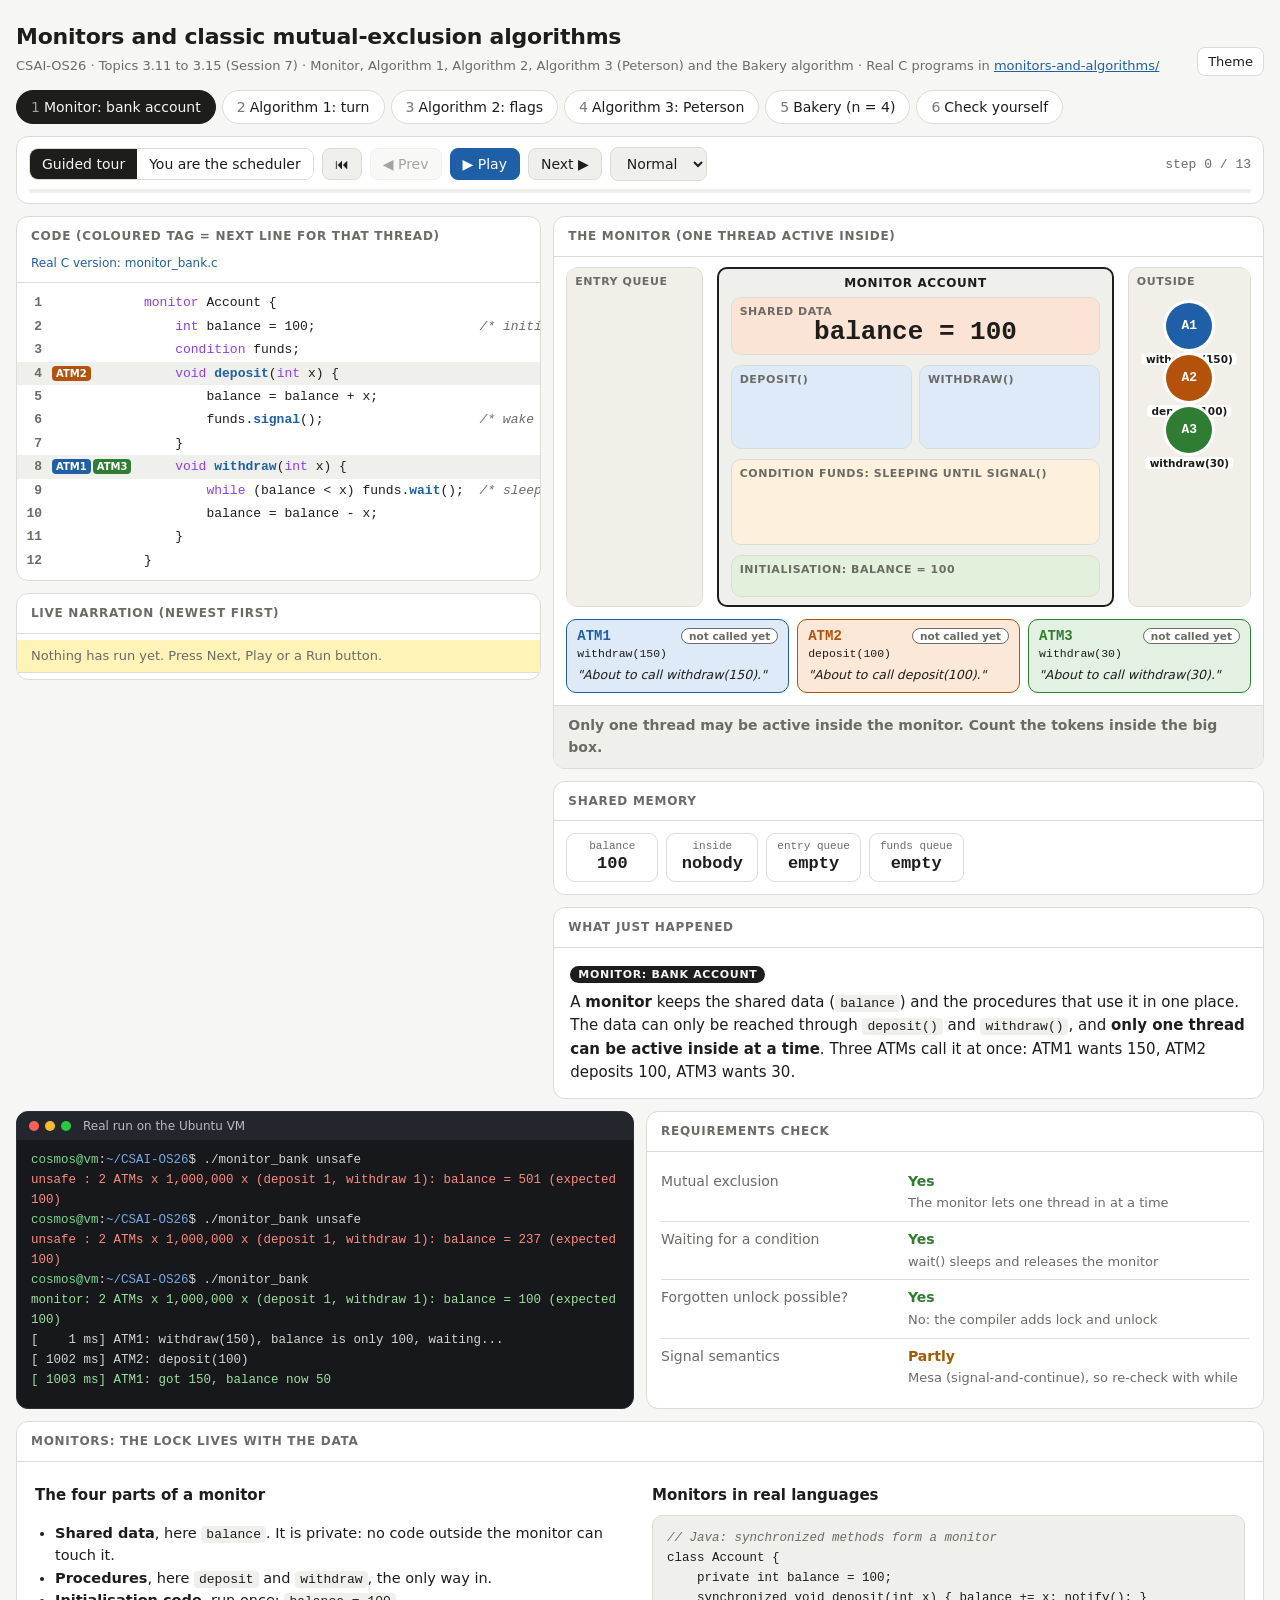
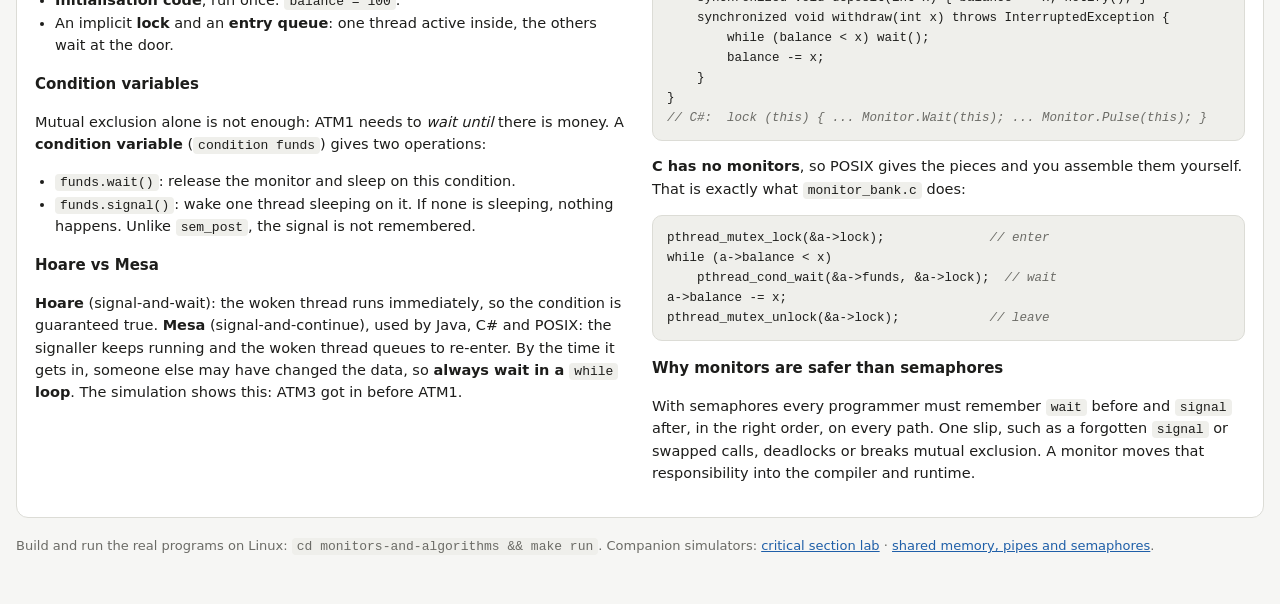
<file: monitors-and-algorithms/simulation/index.html>
<!doctype html>
<html lang="en">
<head>
<meta charset="utf-8">
<meta name="viewport" content="width=device-width, initial-scale=1">
<title>Monitors and Bakery</title>
<meta name="description" content="Step-by-step simulation of monitors, Algorithm 1, Algorithm 2, Peterson's solution and Lamport's bakery algorithm (CSAI-OS26, topics 3.11 to 3.15).">
<style>
:root{
  --bg:#f6f6f4; --panel:#ffffff; --ink:#1d1d1b; --muted:#6b6b66; --line:#dcdcd6; --soft:#efefeb;
  --accent:#1f5fa8; --accent-bg:#e7f0fa; --ok:#2f7d32; --ok-bg:#e6f3e6; --warn:#a15c00; --warn-bg:#fdf0dc;
  --bad:#b3261e; --bad-bg:#fbe6e4; --dead:#8a8a84; --zone:#f1efe8; --chg:#fff3b8;
  --c0:#1f5fa8; --c0b:#dfeaf8; --c1:#b4520a; --c1b:#fbe8d8; --c2:#2f7d32; --c2b:#e2f1e2; --c3:#7a3fb0; --c3b:#efe4f8;
  --mon:#fbe3d6; --proc:#dfeaf8; --init:#e3f0dc;
  --term:#16181c; --term-ink:#d6d6d0; --term-dim:#7c7f86; --prompt:#7bd88f; --path:#7aa7e0;
  --mono:ui-monospace,SFMono-Regular,Menlo,Consolas,"Liberation Mono",monospace;
  --sans:system-ui,-apple-system,"Segoe UI",Roboto,"Helvetica Neue",Arial,sans-serif;
}
@media (prefers-color-scheme: dark){
  :root:not([data-theme="light"]){
    --bg:#121313; --panel:#1b1c1d; --ink:#e8e8e3; --muted:#9a9a93; --line:#33342f; --soft:#242522;
    --accent:#7fb0ea; --accent-bg:#1b2a3c; --ok:#7cc47f; --ok-bg:#1d2e1e; --warn:#e2a447; --warn-bg:#352813;
    --bad:#f08a80; --bad-bg:#3a1d1a; --dead:#77776f; --zone:#202120; --chg:#4a3f12;
    --c0:#82b4ee; --c0b:#1c2b3e; --c1:#f0a868; --c1b:#3a2717; --c2:#86cf89; --c2b:#1d311e; --c3:#c9a0f0; --c3b:#2e2140;
    --mon:#3a261c; --proc:#1c2b3e; --init:#22311d;
  }
}
:root[data-theme="dark"]{
  --bg:#121313; --panel:#1b1c1d; --ink:#e8e8e3; --muted:#9a9a93; --line:#33342f; --soft:#242522;
  --accent:#7fb0ea; --accent-bg:#1b2a3c; --ok:#7cc47f; --ok-bg:#1d2e1e; --warn:#e2a447; --warn-bg:#352813;
  --bad:#f08a80; --bad-bg:#3a1d1a; --dead:#77776f; --zone:#202120; --chg:#4a3f12;
  --c0:#82b4ee; --c0b:#1c2b3e; --c1:#f0a868; --c1b:#3a2717; --c2:#86cf89; --c2b:#1d311e; --c3:#c9a0f0; --c3b:#2e2140;
  --mon:#3a261c; --proc:#1c2b3e; --init:#22311d;
}
*{box-sizing:border-box}
[hidden]{display:none!important}
body{margin:0;background:var(--bg);color:var(--ink);font:15px/1.55 var(--sans)}
.wrap{max-width:1320px;margin:0 auto;padding:20px 16px 48px}
header{display:flex;flex-wrap:wrap;align-items:flex-end;justify-content:space-between;gap:12px;margin-bottom:14px}
h1{font-size:22px;margin:0;font-weight:650;letter-spacing:-.01em}
.sub{color:var(--muted);font-size:13px;margin-top:2px}
.sub a{color:var(--accent)}
.theme{font:13px var(--sans);background:var(--panel);color:var(--ink);border:1px solid var(--line);border-radius:8px;padding:6px 10px;cursor:pointer}
nav.tabs{display:flex;gap:6px;flex-wrap:wrap;margin-bottom:12px}
nav.tabs button{font:500 14px var(--sans);padding:8px 14px;border-radius:999px;border:1px solid var(--line);background:var(--panel);color:var(--ink);cursor:pointer}
nav.tabs button[aria-selected="true"]{background:var(--ink);color:var(--bg);border-color:var(--ink)}
nav.tabs .n{opacity:.6;margin-right:4px}
.bar{display:flex;flex-wrap:wrap;align-items:center;gap:8px;background:var(--panel);border:1px solid var(--line);border-radius:12px;padding:10px 12px;margin-bottom:12px}
.bar button,.bar select{font:500 14px var(--sans);padding:7px 12px;border-radius:8px;border:1px solid var(--line);background:var(--soft);color:var(--ink);cursor:pointer}
.bar button.primary{background:var(--accent);border-color:var(--accent);color:#fff}
.bar button:disabled{opacity:.4;cursor:default}
.seg{display:inline-flex;border:1px solid var(--line);border-radius:9px;overflow:hidden}
.seg button{border:0;border-radius:0;background:var(--panel)}
.seg button[aria-pressed="true"]{background:var(--ink);color:var(--bg)}
.grp{display:flex;gap:8px;flex-wrap:wrap;align-items:center}
.count{font:13px var(--mono);color:var(--muted);margin-left:auto}
.prog{flex-basis:100%;height:4px;background:var(--soft);border-radius:4px;overflow:hidden}
.prog i{display:block;height:100%;background:var(--accent);width:0;transition:width .25s}
.grid{display:grid;grid-template-columns:minmax(0,.85fr) minmax(0,1.15fr);gap:12px}
@media (max-width:1020px){.grid{grid-template-columns:minmax(0,1fr)}}
.col{display:grid;gap:12px;align-content:start}
.card{background:var(--panel);border:1px solid var(--line);border-radius:12px;overflow:hidden}
.card h2{font-size:12px;font-weight:600;text-transform:uppercase;letter-spacing:.06em;color:var(--muted);margin:0;padding:10px 14px;border-bottom:1px solid var(--line);display:flex;justify-content:space-between;gap:8px;flex-wrap:wrap}
.card h2 a{color:var(--accent);text-transform:none;letter-spacing:0;font-weight:500;text-decoration:none}
.code{font:13px/1.8 var(--mono);padding:8px 0;overflow-x:auto}
.ln{display:flex;align-items:center;white-space:pre;padding-right:10px;border-left:3px solid transparent;transition:background .2s}
.ln .no{width:32px;flex:none;text-align:right;padding-right:10px;color:var(--muted);user-select:none}
.ln .mk{width:92px;flex:none;display:flex;gap:2px;flex-wrap:wrap}
.ln .mk span{font:700 10px var(--sans);padding:0 4px;border-radius:4px;line-height:15px;color:#fff}
.ln .src{white-space:pre}
.ln.on{background:var(--soft)}
.ln.ex{border-left-color:var(--ink);background:var(--chg)}
.k{color:#8a3ffc}.c{color:var(--muted);font-style:italic}.f{color:var(--accent);font-weight:600}
@media (prefers-color-scheme: dark){:root:not([data-theme="light"]) .k{color:#c4a3ff}}
:root[data-theme="dark"] .k{color:#c4a3ff}
.log{max-height:260px;overflow:auto;padding:6px 0;margin:0;list-style:none;font-size:13.5px}
.log li{display:flex;gap:8px;padding:6px 14px;border-bottom:1px solid var(--line);align-items:flex-start}
.log li:first-child{background:var(--chg)}
.log li .who{font:700 11px var(--sans);color:#fff;border-radius:4px;padding:1px 6px;flex:none;margin-top:2px}
.log li .st{font:11px var(--mono);color:var(--muted);flex:none;width:28px;margin-top:3px}
.log li code{font-size:12px}
.stage{position:relative;height:290px;margin:10px 12px 12px;border-radius:12px;overflow:hidden}
.zone{position:absolute;top:0;bottom:0;border-right:1px dashed var(--line);background:var(--zone)}
.zone h3{margin:0;padding:8px 4px;font-size:10.5px;white-space:nowrap;overflow:hidden;text-overflow:ellipsis;font-weight:700;text-transform:uppercase;letter-spacing:.06em;color:var(--muted);text-align:center}
.zone.cs{background:var(--ok-bg)}
.zone.cs.bad{background:var(--bad-bg);box-shadow:inset 0 0 0 2px var(--bad)}
.zone.cs h3{color:var(--ok)}.zone.cs.bad h3{color:var(--bad)}
.tok{position:absolute;width:46px;height:46px;margin-left:-23px;border-radius:50%;display:flex;align-items:center;justify-content:center;font:700 13px var(--mono);color:#fff;transition:left .55s cubic-bezier(.4,0,.2,1),top .55s cubic-bezier(.4,0,.2,1),opacity .3s;box-shadow:0 0 0 3px var(--panel);z-index:2}
.tok .tk{position:absolute;top:-8px;right:-14px;background:var(--panel);color:var(--ink);border:1.5px solid currentColor;border-radius:6px;font:700 11px var(--mono);padding:0 4px;line-height:16px}
.tok .lb{position:absolute;top:50px;left:50%;transform:translateX(-50%);white-space:nowrap;font:600 10.5px var(--sans);color:var(--ink);background:var(--panel);padding:0 4px;border-radius:4px}
.tok.act{box-shadow:0 0 0 3px var(--panel),0 0 0 6px var(--ink)}
.tok.spin{animation:wob .6s ease-in-out infinite}
.tok.sleep{opacity:.55}
@keyframes wob{0%,100%{transform:rotate(-8deg)}50%{transform:rotate(8deg)}}
.box{position:absolute;border-radius:10px;border:1.5px solid var(--line);font-size:12px}
.box b{display:block;padding:5px 8px;font-size:11px;text-transform:uppercase;letter-spacing:.05em;color:var(--muted)}
.box .big{font:700 26px var(--mono);text-align:center;color:var(--ink)}
.box.hot{box-shadow:0 0 0 3px var(--warn)}
.threads{display:grid;grid-template-columns:repeat(auto-fit,minmax(150px,1fr));gap:8px;padding:0 12px 12px}
.th{border-radius:10px;padding:8px 10px;border:1.5px solid}
.th .nm{display:flex;justify-content:space-between;align-items:center;font:700 14px var(--mono)}
.th .chip{font:600 10.5px var(--sans);padding:1px 7px;border-radius:999px;background:var(--panel)}
.th .vars{font:11.5px var(--mono);color:var(--ink);margin-top:3px}
.th .think{font-size:12.5px;margin-top:5px;color:var(--ink);font-style:italic}
.mem{display:flex;flex-wrap:wrap;gap:8px;padding:12px}
.cell{border:1.5px solid var(--line);border-radius:9px;padding:6px 10px;min-width:92px;text-align:center;background:var(--panel);transition:background .3s}
.cell.chg{background:var(--chg);border-color:var(--warn)}
.cell small{display:block;font:11px var(--mono);color:var(--muted)}
.cell span{font:700 17px var(--mono)}
table.bk{border-collapse:collapse;margin:0 12px 12px;font:13px var(--mono);width:calc(100% - 24px)}
table.bk th,table.bk td{border:1px solid var(--line);padding:5px 8px;text-align:center}
table.bk th{font:600 11px var(--sans);text-transform:uppercase;letter-spacing:.05em;color:var(--muted);background:var(--soft)}
table.bk td.chg{background:var(--chg)}
.order{padding:0 12px 12px;font-size:13px;color:var(--muted)}
.order b{color:var(--ink)}
.explain{padding:14px 16px;min-height:96px}
.explain p{margin:0}
.explain .tag{display:inline-block;font:700 11px var(--sans);text-transform:uppercase;letter-spacing:.06em;padding:2px 8px;border-radius:999px;margin-bottom:8px;color:#fff}
.explain .note{margin-top:10px;padding:10px 12px;border-radius:10px;background:var(--accent-bg);font-size:14.5px}
code{font:13px var(--mono);background:var(--soft);padding:1px 5px;border-radius:4px}
.banner{margin:0;padding:9px 14px;font-weight:600;font-size:14px;border-top:1px solid var(--line)}
.banner.bad{background:var(--bad-bg);color:var(--bad)}.banner.ok{background:var(--ok-bg);color:var(--ok)}.banner.n{background:var(--soft);color:var(--muted)}
.row2{display:grid;grid-template-columns:minmax(0,1fr) minmax(0,1fr);gap:12px;margin-top:12px}
@media (max-width:860px){.row2{grid-template-columns:minmax(0,1fr)}}
.term{background:var(--term);border-radius:12px;overflow:hidden;border:1px solid #2b2e34}
.term .tb{display:flex;align-items:center;gap:6px;padding:7px 12px;background:#23262c;color:#b9bbc1;font:12px var(--sans)}
.term .tb i{width:10px;height:10px;border-radius:50%;display:inline-block}
.term .tb span{margin-left:6px}
.term pre{margin:0;padding:10px 14px;font:12.5px/1.6 var(--mono);color:var(--term-ink);white-space:pre-wrap;word-break:break-word;min-height:150px}
.term .pr{color:var(--prompt)}.term .pa{color:var(--path)}.term .dim{color:var(--term-dim)}.term .bad{color:#ff8a80}.term .good{color:#9be29b}
.props{padding:12px 14px}
.props table{width:100%;border-collapse:collapse;font-size:14px}
.props td{padding:7px 0;border-bottom:1px solid var(--line);vertical-align:top}
.props tr:last-child td{border-bottom:0}
.props td:first-child{color:var(--muted);width:42%}
.yes{color:var(--ok);font-weight:600}.no{color:var(--bad);font-weight:600}.mid{color:var(--warn);font-weight:600}
.hint{font-size:13px;color:var(--muted)}
.deep{margin-top:12px}
.deep .body{padding:6px 18px 18px}
.deep h3{font-size:15px;margin:16px 0 6px;font-weight:650}
.deep p,.deep li{font-size:14.5px}
.deep ul{padding-left:20px}
pre.pseudo{font:12.5px/1.6 var(--mono);background:var(--soft);border:1px solid var(--line);border-radius:10px;padding:12px 14px;margin:8px 0;overflow-x:auto}
.dgrid{display:grid;grid-template-columns:minmax(0,1fr) minmax(0,1fr);gap:24px}
@media (max-width:860px){.dgrid{grid-template-columns:minmax(0,1fr)}}
.quiz{padding:8px 18px 18px}
.q{border:1px solid var(--line);border-radius:12px;padding:14px 16px;margin:12px 0;background:var(--panel)}
.q h3{margin:0 0 8px;font-size:16px}
.q .opts{display:grid;gap:6px;margin:8px 0}
.q .opts button{text-align:left;font:14px var(--sans);padding:8px 12px;border-radius:8px;border:1px solid var(--line);background:var(--soft);color:var(--ink);cursor:pointer}
.q .opts button.right{background:var(--ok-bg);border-color:var(--ok);color:var(--ok);font-weight:600}
.q .opts button.wrong{background:var(--bad-bg);border-color:var(--bad);color:var(--bad)}
.q .ans{margin-top:8px;padding:10px 12px;border-radius:10px;background:var(--accent-bg);font-size:14.5px}
footer{margin-top:18px;color:var(--muted);font-size:13px}
footer a{color:var(--accent)}
@media (prefers-reduced-motion: reduce){.tok{transition:none}.tok.spin{animation:none}.prog i{transition:none}}
</style>
</head>
<body>
<div class="wrap">
<header>
  <div>
    <h1>Monitors and classic mutual-exclusion algorithms</h1>
    <div class="sub">CSAI-OS26 · Topics 3.11 to 3.15 (Session 7) · Monitor, Algorithm 1, Algorithm 2, Algorithm 3 (Peterson) and the Bakery algorithm · Real C programs in <a href="https://github.com/qai-science/CSAI-OS26/tree/main/monitors-and-algorithms">monitors-and-algorithms/</a></div>
  </div>
  <button class="theme" id="theme" type="button" aria-label="Toggle colour theme">Theme</button>
</header>

<nav class="tabs" id="tabs" role="tablist"></nav>

<div id="simUI">
<div class="bar">
  <div class="seg" role="group" aria-label="Mode">
    <button type="button" id="mTour" aria-pressed="true">Guided tour</button>
    <button type="button" id="mFree" aria-pressed="false">You are the scheduler</button>
  </div>
  <div class="grp" id="tourCtl">
    <button id="reset" type="button" title="Reset (Home)" aria-label="Reset">&#x23EE;</button>
    <button id="prev" type="button" title="Previous (Left arrow)">&#9664; Prev</button>
    <button id="play" class="primary" type="button" title="Play / pause (Space)">&#9654; Play</button>
    <button id="next" type="button" title="Next (Right arrow)">Next &#9654;</button>
    <select id="speed" aria-label="Speed"><option value="2800">Slow</option><option value="1600" selected>Normal</option><option value="800">Fast</option></select>
  </div>
  <div class="grp" id="freeCtl" hidden>
    <span id="runBtns" class="grp"></span>
    <button id="runR" type="button">Random</button>
    <button id="undo" type="button">Undo</button>
    <button id="freset" type="button">Reset</button>
  </div>
  <span class="count" id="count"></span>
  <div class="prog"><i id="progress"></i></div>
</div>

<div class="grid">
  <div class="col">
    <section class="card">
      <h2><span>Code (coloured tag = next line for that thread)</span><a id="srclink" href="#" target="_blank" rel="noopener">Real C version</a></h2>
      <div class="code" id="code"></div>
    </section>
    <section class="card">
      <h2><span>Live narration (newest first)</span></h2>
      <ol class="log" id="log"></ol>
    </section>
  </div>
  <div class="col">
    <section class="card">
      <h2><span id="stageTitle">Where every thread is</span></h2>
      <div class="stage" id="stage"></div>
      <div class="threads" id="threads"></div>
      <p class="banner n" id="banner"></p>
    </section>
    <section class="card">
      <h2><span>Shared memory</span></h2>
      <div id="mem"></div>
    </section>
    <section class="card">
      <h2><span>What just happened</span></h2>
      <div class="explain" id="explain" aria-live="polite"></div>
    </section>
  </div>
</div>

<div class="row2">
  <div class="term"><div class="tb"><i style="background:#ff5f56"></i><i style="background:#ffbd2e"></i><i style="background:#27c93f"></i><span>Real run on the Ubuntu VM</span></div><pre id="real"></pre></div>
  <section class="card"><h2><span>Requirements check</span></h2><div class="props" id="props"></div></section>
</div>

<section class="card deep"><h2><span id="deepTitle">In depth</span></h2><div class="body" id="deep"></div></section>
</div>

<section class="card deep" id="quizUI" hidden>
  <h2><span>Check yourself: five questions from Session 7</span></h2>
  <div class="quiz" id="quiz"></div>
</section>

<footer>
  Build and run the real programs on Linux: <code>cd monitors-and-algorithms &amp;&amp; make run</code>.
  Companion simulators: <a href="../../critical-section/simulation/">critical section lab</a> · <a href="../../pipes-namedpipes-sharedmemory/simulation/">shared memory, pipes and semaphores</a>.
</footer>
</div>

<script>
const REPO = "https://github.com/qai-science/CSAI-OS26/blob/main/";
const PS = "$ ";
const COLORS = ["var(--c0)","var(--c1)","var(--c2)","var(--c3)"];
const BGS = ["var(--c0b)","var(--c1b)","var(--c2b)","var(--c3b)"];
const go = (T, n) => { T.pc = n; };
const B = v => v ? "true" : "false";
const DONE = 99;

/* ---------- monitor helpers ---------- */
function handOff(S, Th, D){
  if (S.entryQ.length){ const w = S.entryQ.shift(); S.owner = w; Th[w].st = "ready"; Th[w].pc = Th[w].resume; return " The monitor passes to <b>"+D.names[w]+"</b>, the first in the entry queue."; }
  S.owner = null; return " The monitor is now empty.";
}
function monProg(kind, x){
  if (kind === "deposit") return [
    {ln:4, run:(S,T,me,D) => { T.resume = 1; if (S.owner === null){ S.owner = me; go(T,1); return D.names[me]+" calls <code>deposit("+x+")</code>. The monitor is empty, so it walks straight in. The compiler inserted the lock for you."; } T.st = "sleep"; S.entryQ.push(me); return D.names[me]+" calls <code>deposit("+x+")</code>, but "+D.names[S.owner]+" is inside. "+D.names[me]+" waits in the <b>entry queue</b>."; }},
    {ln:5, run:(S,T,me,D) => { S.balance += x; go(T,2); return D.names[me]+" does <code>balance = balance + "+x+"</code>. Balance is now <b>"+S.balance+"</b>. Nobody else can touch it at the same moment."; }},
    {ln:6, run:(S,T,me,D) => { go(T,3); if (S.condQ.length){ const w = S.condQ.shift(); S.entryQ.push(w); return D.names[me]+" calls <code>funds.signal()</code>. "+D.names[w]+" was waiting on <code>funds</code>, so it moves to the <b>entry queue</b>. "+D.names[me]+" keeps running: this is <b>signal-and-continue</b> (Mesa)."; } return D.names[me]+" calls <code>funds.signal()</code>, but nobody is waiting. The signal is simply <b>lost</b>: condition variables have no memory, unlike semaphores."; }},
    {ln:7, run:(S,T,me,D,Th) => { go(T,DONE); return D.names[me]+" returns from <code>deposit</code> and leaves the monitor."+handOff(S,Th,D); }}
  ];
  return [
    {ln:8, run:(S,T,me,D) => { T.resume = 1; if (S.owner === null){ S.owner = me; go(T,1); return D.names[me]+" calls <code>withdraw("+x+")</code>. The monitor is empty, so it walks straight in."; } T.st = "sleep"; S.entryQ.push(me); return D.names[me]+" calls <code>withdraw("+x+")</code>, but "+D.names[S.owner]+" is inside. "+D.names[me]+" waits in the <b>entry queue</b>."; }},
    {ln:9, run:(S,T,me,D,Th) => { if (S.balance < x){ T.st = "sleep"; T.resume = 1; S.condQ.push(me); return D.names[me]+" checks <code>balance &lt; "+x+"</code>: "+S.balance+" is too little. <code>funds.wait()</code> puts it to sleep on the condition <b>and releases the monitor</b>, so others can deposit."+handOff(S,Th,D); } go(T,2); return D.names[me]+" checks <code>balance &lt; "+x+"</code>: "+S.balance+" is enough, so the <code>while</code> loop ends."; }},
    {ln:10, run:(S,T,me,D) => { S.balance -= x; go(T,3); return D.names[me]+" does <code>balance = balance - "+x+"</code>. Balance is now <b>"+S.balance+"</b>."; }},
    {ln:11, run:(S,T,me,D,Th) => { go(T,DONE); return D.names[me]+" returns from <code>withdraw</code> and leaves the monitor."+handOff(S,Th,D); }}
  ];
}

/* ---------- algorithm programs ---------- */
function alg1(me){ const wants = me === 0 ? 3 : 1; return [
  {ln:2, z:"entry", run:(S,T,me,D) => { if (S.turn !== me){ T.spins++; T.spinning = true; return D.names[me]+" checks <code>turn != "+me+"</code>: turn is "+S.turn+", so it is not its turn. It <b>spins</b>."; } T.spinning = false; go(T,1); return D.names[me]+" checks <code>turn != "+me+"</code>: turn is "+me+", so it goes in."; }},
  {ln:3, z:"cs", run:(S,T,me,D) => { go(T,2); return D.names[me]+" works in the <b>critical section</b> (entry "+(T.k+1)+" of "+wants+")."; }},
  {ln:4, z:"exit", run:(S,T,me,D) => { S.turn = 1-me; go(T,3); return D.names[me]+" sets <code>turn = "+(1-me)+"</code>: it <b>must</b> hand the turn to the other thread, wanted or not."; }},
  {ln:5, z:"rem", run:(S,T,me,D) => { T.k++; if (T.k < wants){ go(T,0); return D.names[me]+" finishes its remainder section and wants in again ("+T.k+" of "+wants+" done)."; } go(T,DONE); return D.names[me]+" is done with the critical section and stays in its remainder section for good."; }}
];}
function alg2(me){ return [
  {ln:2, z:"entry", run:(S,T,me,D) => { S.flag[me] = true; go(T,1); return D.names[me]+" raises its flag: <code>flag["+me+"] = true</code>, meaning \"I want in\"."; }},
  {ln:3, z:"entry", run:(S,T,me,D) => { const j = 1-me; if (S.flag[j]){ T.spins++; T.spinning = true; return D.names[me]+" sees <code>flag["+j+"] == true</code>, so it <b>waits</b> politely while "+D.names[j]+" wants in."; } T.spinning = false; go(T,2); return D.names[me]+" sees <code>flag["+j+"] == false</code>, so it goes in."; }},
  {ln:4, z:"cs", run:(S,T,me,D) => { go(T,3); return D.names[me]+" works in the <b>critical section</b>."; }},
  {ln:5, z:"exit", run:(S,T,me,D) => { S.flag[me] = false; go(T,4); return D.names[me]+" lowers its flag: <code>flag["+me+"] = false</code>."; }},
  {ln:6, z:"rem", run:(S,T,me,D) => { T.k++; go(T, T.k < 2 ? 0 : DONE); return D.names[me]+" runs its remainder section"+(T.k < 2 ? " and will want in again." : " and is done."); }}
];}
function peterson(me){ return [
  {ln:2, z:"entry", run:(S,T,me,D) => { S.flag[me] = true; go(T,1); return D.names[me]+" sets <code>flag["+me+"] = true</code>: \"I want in\"."; }},
  {ln:3, z:"entry", run:(S,T,me,D) => { S.turn = 1-me; go(T,2); return D.names[me]+" sets <code>turn = "+(1-me)+"</code>: \"you go first\". Whoever writes <code>turn</code> <b>last</b> is the one who waits."; }},
  {ln:4, z:"entry", run:(S,T,me,D) => { const j = 1-me; if (S.flag[j] && S.turn === j){ T.spins++; T.spinning = true; return D.names[me]+" tests <code>flag["+j+"] &amp;&amp; turn == "+j+"</code>: both true, so it <b>waits</b>."; } T.spinning = false; go(T,3); return D.names[me]+" tests <code>flag["+j+"] &amp;&amp; turn == "+j+"</code>: false ("+(S.flag[j] ? "it is not "+D.names[j]+"'s turn" : D.names[j]+" does not want in")+"), so it goes in."; }},
  {ln:5, z:"cs", run:(S,T,me,D) => { go(T,4); return D.names[me]+" works in the <b>critical section</b>."; }},
  {ln:6, z:"exit", run:(S,T,me,D) => { S.flag[me] = false; go(T,5); return D.names[me]+" sets <code>flag["+me+"] = false</code>. A waiting thread can now go in."; }},
  {ln:7, z:"rem", run:(S,T,me,D) => { T.k++; go(T, T.k < 2 ? 0 : DONE); return D.names[me]+" runs its remainder section"+(T.k < 2 ? " and will want in again." : " and is done."); }}
];}
const NB = 4;
const less = (a, i, b, k) => a < b || (a === b && i < k);   /* (a,i) < (b,k) */
function bakery(me){
  const nextJ = (T, me) => { T.j++; if (T.j === me) T.j++; };
  return [
  {ln:1, z:"entry", run:(S,T,me,D) => { S.choosing[me] = true; go(T,1); return D.names[me]+" sets <code>choosing["+me+"] = true</code>: \"I am picking a ticket, nobody compare against me yet\"."; }},
  {ln:2, z:"entry", run:(S,T,me,D) => { T.m = Math.max(...S.number); go(T,2); return D.names[me]+" reads every ticket: ["+S.number.join(", ")+"]. The largest is <b>"+T.m+"</b>."; }},
  {ln:2, z:"entry", run:(S,T,me,D) => { S.number[me] = T.m + 1; go(T,3); const tie = S.number.some((n,k) => k !== me && n === S.number[me]); return D.names[me]+" writes <code>number["+me+"] = "+(T.m+1)+"</code>."+(tie ? " <b>Same ticket as another process!</b> The process id will break the tie." : ""); }},
  {ln:3, z:"entry", run:(S,T,me,D) => { S.choosing[me] = false; T.j = me === 0 ? 1 : 0; go(T,4); return D.names[me]+" sets <code>choosing["+me+"] = false</code>. Its ticket is final. Now it checks every other process, starting with "+D.names[T.j]+"."; }},
  {ln:5, also:[4], z:"entry", run:(S,T,me,D) => { const j = T.j; if (S.choosing[j]){ T.spins++; T.spinning = true; return D.names[me]+" sees <code>choosing["+j+"] == true</code>: "+D.names[j]+" is still picking. It <b>waits</b> so it never compares against a half-written ticket."; } T.spinning = false; go(T,5); return D.names[me]+": "+D.names[j]+" is not choosing. Now compare tickets."; }},
  {ln:6, also:[4], z:"entry", run:(S,T,me,D) => { const j = T.j, nj = S.number[j], ni = S.number[me]; if (nj && less(nj, j, ni, me)){ T.spins++; T.spinning = true; return D.names[me]+" compares: "+D.names[j]+" holds <b>("+nj+", "+(j+1)+")</b>, which is smaller than its own <b>("+ni+", "+(me+1)+")</b>. "+D.names[j]+" goes first, so it <b>waits</b>."; } T.spinning = false; const why = nj ? "("+nj+", "+(j+1)+") is larger than ("+ni+", "+(me+1)+")" : D.names[j]+" has no ticket"; nextJ(T, me); if (T.j >= NB){ go(T,6); return D.names[me]+": "+why+". Every check has passed, so it enters the <b>critical section</b>."; } go(T,4); return D.names[me]+": "+why+", so no need to wait. Next it checks "+D.names[T.j]+"."; }},
  {ln:8, z:"cs", run:(S,T,me,D) => { go(T,7); return D.names[me]+" works in the <b>critical section</b> with ticket "+S.number[me]+"."; }},
  {ln:8, z:"exit", run:(S,T,me,D) => { S.number[me] = 0; go(T,DONE); return D.names[me]+" sets <code>number["+me+"] = 0</code>: it throws its ticket away and leaves."; }}
];}

const DEMOS = [
{ id:"monitor", label:"Monitor: bank account", kind:"monitor", file:"monitors-and-algorithms/monitor_bank.c", n:3, names:["ATM1","ATM2","ATM3"],
  jobs:["withdraw(150)","deposit(100)","withdraw(30)"],
  code:`monitor Account {
    int balance = 100;                     /* initialisation */
    condition funds;
    void deposit(int x) {
        balance = balance + x;
        funds.signal();                    /* wake one waiter */
    }
    void withdraw(int x) {
        while (balance < x) funds.wait();  /* sleep, let others in */
        balance = balance - x;
    }
}`,
  init:()=>({balance:100, owner:null, entryQ:[], condQ:[]}),
  progs:()=>[monProg("withdraw",150), monProg("deposit",100), monProg("withdraw",30)],
  tour:[0,1,0,2,1,1,1,2,2,2,0,0,0],
  notes:{0:"A <b>monitor</b> keeps the shared data (<code>balance</code>) and the procedures that use it in one place. The data can only be reached through <code>deposit()</code> and <code>withdraw()</code>, and <b>only one thread can be active inside at a time</b>. Three ATMs call it at once: ATM1 wants 150, ATM2 deposits 100, ATM3 wants 30.",
         2:"ATM2 is in the entry queue. Nobody wrote a lock or unlock call. The monitor does it automatically, so a forgotten <code>signal()</code> or a <code>wait</code>/<code>signal</code> in the wrong order cannot happen.",
         3:"Balance 100 &lt; 150, so ATM1 waits on <code>funds</code>. It <b>leaves the monitor while it sleeps</b>. If it kept the monitor, nobody could ever deposit: a deadlock.",
         6:"ATM1 is back in the entry queue, <b>behind ATM3</b>. ATM3 will get in first.",
         10:"ATM1 re-checks <code>balance &lt; 150</code>. That is why the code says <code>while</code>, not <code>if</code>. If ATM3 had withdrawn 100 instead of 30, the balance would be 100 again and ATM1 would have to wait once more.",
         13:"All three finished. Balance 100 + 100 − 30 − 150 = <b>20</b>, with no lost update, even though the ATMs were interleaved. The real C version (mutex + condition variable) kept the balance exactly at 100 after 4 million operations; without the monitor it ended at 501, 237 and 102."},
  props:[["Mutual exclusion","yes","The monitor lets one thread in at a time"],["Waiting for a condition","yes","wait() sleeps and releases the monitor"],["Forgotten unlock possible?","yes","No: the compiler adds lock and unlock"],["Signal semantics","mid","Mesa (signal-and-continue), so re-check with while"]],
  real:[PS+"./monitor_bank unsafe", "unsafe : 2 ATMs x 1,000,000 x (deposit 1, withdraw 1): balance = 501 (expected 100)", PS+"./monitor_bank unsafe", "unsafe : 2 ATMs x 1,000,000 x (deposit 1, withdraw 1): balance = 237 (expected 100)", PS+"./monitor_bank", "monitor: 2 ATMs x 1,000,000 x (deposit 1, withdraw 1): balance = 100 (expected 100)", "[    1 ms] ATM1: withdraw(150), balance is only 100, waiting...", "[ 1002 ms] ATM2: deposit(100)", "[ 1003 ms] ATM1: got 150, balance now 50"],
  deepTitle:"Monitors: the lock lives with the data",
  deep:`<div class="dgrid"><div>
<h3>The four parts of a monitor</h3>
<ul><li><b>Shared data</b>, here <code>balance</code>. It is private: no code outside the monitor can touch it.</li><li><b>Procedures</b>, here <code>deposit</code> and <code>withdraw</code>, the only way in.</li><li><b>Initialisation code</b>, run once: <code>balance = 100</code>.</li><li>An implicit <b>lock</b> and an <b>entry queue</b>: one thread active inside, the others wait at the door.</li></ul>
<h3>Condition variables</h3>
<p>Mutual exclusion alone is not enough: ATM1 needs to <i>wait until</i> there is money. A <b>condition variable</b> (<code>condition funds</code>) gives two operations:</p>
<ul><li><code>funds.wait()</code>: release the monitor and sleep on this condition.</li><li><code>funds.signal()</code>: wake one thread sleeping on it. If none is sleeping, nothing happens. Unlike <code>sem_post</code>, the signal is not remembered.</li></ul>
<h3>Hoare vs Mesa</h3>
<p><b>Hoare</b> (signal-and-wait): the woken thread runs immediately, so the condition is guaranteed true. <b>Mesa</b> (signal-and-continue), used by Java, C# and POSIX: the signaller keeps running and the woken thread queues to re-enter. By the time it gets in, someone else may have changed the data, so <b>always wait in a <code>while</code> loop</b>. The simulation shows this: ATM3 got in before ATM1.</p>
</div><div>
<h3>Monitors in real languages</h3>
<pre class="pseudo"><span class="c">// Java: synchronized methods form a monitor</span>
class Account {
    private int balance = 100;
    synchronized void deposit(int x) { balance += x; notify(); }
    synchronized void withdraw(int x) throws InterruptedException {
        while (balance &lt; x) wait();
        balance -= x;
    }
}
<span class="c">// C#:  lock (this) { ... Monitor.Wait(this); ... Monitor.Pulse(this); }</span></pre>
<p><b>C has no monitors</b>, so POSIX gives the pieces and you assemble them yourself. That is exactly what <code>monitor_bank.c</code> does:</p>
<pre class="pseudo">pthread_mutex_lock(&amp;a-&gt;lock);              <span class="c">// enter</span>
while (a-&gt;balance &lt; x)
    pthread_cond_wait(&amp;a-&gt;funds, &amp;a-&gt;lock);  <span class="c">// wait</span>
a-&gt;balance -= x;
pthread_mutex_unlock(&amp;a-&gt;lock);            <span class="c">// leave</span></pre>
<h3>Why monitors are safer than semaphores</h3>
<p>With semaphores every programmer must remember <code>wait</code> before and <code>signal</code> after, in the right order, on every path. One slip, such as a forgotten <code>signal</code> or swapped calls, deadlocks or breaks mutual exclusion. A monitor moves that responsibility into the compiler and runtime.</p>
</div></div>`},

{ id:"alg1", label:"Algorithm 1: turn", kind:"alg", file:"monitors-and-algorithms/alg1_turn.c", n:2, names:["T0","T1"],
  code:`/* Pi, other is j = 1 - i;  shared: int turn = 0 */
while (turn != i) ;      /* wait for my turn */
    critical section
turn = j;                /* hand the turn over */
    remainder section`,
  init:()=>({turn:0}), progs:()=>[alg1(0), alg1(1)],
  tour:[0,0,0,0,0,1,1,1,1,0,0,0,0,0,0,0],
  notes:{0:"<b>Algorithm 1 (strict alternation).</b> One shared variable <code>turn</code> says whose turn it is. T0 wants the critical section <b>3 times</b>, T1 only <b>once</b>, exactly as in <code>alg1_turn.c</code>.",
         5:"T0 wants in again, but <code>turn = 1</code>, so it must wait for T1 even though the critical section is <b>empty</b>.",
         9:"T1 handed the turn back and is done for good.",
         16:"<b>No progress.</b> The critical section is empty and T1 is not even interested, yet T0 can never enter, because only T1 could set <code>turn = 0</code>. Mutual exclusion holds, but the progress requirement fails. The real program got stuck in exactly this state after 2 of 3 entries."},
  props:[["Mutual exclusion","yes","turn holds one value, so only one thread can pass"],["Progress","no","A thread in its remainder section blocks the other"],["Bounded waiting","yes","Strict alternation: you wait at most one turn"],["Verdict","no","Unusable unless both threads always alternate"]],
  real:[PS+"./alg1_turn", "T0: in critical section (entry 1)", "T1: in critical section (entry 1)", "T1: done, stays in its remainder section", "T0: in critical section (entry 2)", "after 2 s: T0 entered 2 of 3 times, turn = 1", "NO PROGRESS: the critical section is free and T1 is not interested,", "             but T0 still waits for turn == 0"],
  deepTitle:"Algorithm 1: strict alternation",
  deep:`<div class="dgrid"><div>
<h3>Why mutual exclusion holds</h3>
<p>To enter, Ti needs <code>turn == i</code>. <code>turn</code> is either 0 or 1, never both, so at most one thread can be past the <code>while</code> loop.</p>
<h3>Why progress fails</h3>
<p>The progress rule says that a thread in its remainder section must not stop others from entering. Here, after T0 leaves it sets <code>turn = 1</code>. If T1 is busy elsewhere or finished, T0 can never come back in. The two threads are forced into the pattern T0, T1, T0, T1...</p>
</div><div>
<h3>Where it is acceptable</h3>
<p>Strict alternation is fine when the threads really do take turns forever, as in a two-stage ping-pong pipeline. As a general lock it fails, because threads rarely need the critical section at the same rate.</p>
<h3>What it teaches</h3>
<p><code>turn</code> alone records <b>whose turn it is</b>, but not <b>who actually wants in</b>. Algorithm 2 tries the opposite: it records who wants in and forgets about turns.</p>
</div></div>`},

{ id:"alg2", label:"Algorithm 2: flags", kind:"alg", file:"monitors-and-algorithms/alg2_flag.c", n:2, names:["T0","T1"],
  code:`/* Pi;  shared: boolean flag[2] = {false, false} */
flag[i] = true;          /* I want in */
while (flag[j]) ;        /* wait while you want in */
    critical section
flag[i] = false;
    remainder section`,
  init:()=>({flag:[false,false]}), progs:()=>[alg2(0), alg2(1)],
  tour:[0,0,0,1,1,0,1,1,1,1,0, 0,1,0,1,0,1],
  notes:{0:"<b>Algorithm 2.</b> Each thread raises <code>flag[i]</code> to say \"I want in\", then waits while the other's flag is up. Now a thread in its remainder section (flag down) no longer blocks anyone.",
         5:"T1 waits while T0 is inside: mutual exclusion works, and when T0 lowers its flag, T1 gets in.",
         11:"Both threads come back. Watch what happens if they raise their flags at nearly the same moment.",
         13:"Both flags are up and each thread is waiting for the other to lower its flag. Neither ever will.",
         17:"<b>Deadlock.</b> Both threads spin forever, waiting for each other. The real <code>alg2_flag</code> deadlocked on every run, after anywhere from 0 to 17,000 entries, with <code>flag[0] = flag[1] = 1</code>."},
  props:[["Mutual exclusion","yes","You only enter after seeing the other flag down"],["Progress","no","Both flags up means both wait forever (deadlock)"],["Bounded waiting","—","Meaningless once both are stuck"],["Verdict","no","Swapping the two lines breaks mutual exclusion instead"]],
  real:[PS+"./alg2_flag", "DEADLOCK after T0 = 0 and T1 = 5268 entries", "flag[0] = 1, flag[1] = 1: each thread waits for the other forever", PS+"./alg2_flag", "DEADLOCK after T0 = 16989 and T1 = 6 entries", "flag[0] = 1, flag[1] = 1: each thread waits for the other forever"],
  deepTitle:"Algorithm 2: flags without turns",
  deep:`<div class="dgrid"><div>
<h3>Why mutual exclusion holds</h3>
<p>Ti only enters after it has set its own flag <b>and</b> seen the other flag down. If both were inside, each would have seen the other's flag down after raising its own, which is impossible in sequential order.</p>
<h3>Why it deadlocks</h3>
<pre class="pseudo">T0: flag[0] = true
T1: flag[1] = true
T0: while (flag[1]) ;   <span class="c">// true: wait</span>
T1: while (flag[0]) ;   <span class="c">// true: wait  → forever</span></pre>
</div><div>
<h3>"Just check first, then set"?</h3>
<p>Swap the two lines (wait while <code>flag[j]</code>, then set <code>flag[i]</code>) and the deadlock disappears. But now both threads can see the other's flag down, both set their own, and <b>both enter</b>: mutual exclusion is gone instead.</p>
<h3>The fix</h3>
<p>Algorithm 1 had no deadlock but no progress. Algorithm 2 has progress, until it deadlocks. <b>Peterson</b> combines the flags (who wants in) with <code>turn</code> (who yields in a tie), which gives all three properties.</p>
</div></div>`},

{ id:"peterson", label:"Algorithm 3: Peterson", kind:"alg", file:"critical-section/cs_peterson.c", n:2, names:["T0","T1"],
  code:`/* Pi;  shared: boolean flag[2]; int turn */
flag[i] = true;                   /* I want in        */
turn = j;                         /* but you go first */
while (flag[j] && turn == j) ;    /* wait             */
    critical section
flag[i] = false;
    remainder section`,
  init:()=>({flag:[false,false], turn:0}), progs:()=>[peterson(0), peterson(1)],
  tour:[0,1,1,0,0,1,0,1,1,1,0,1,1,1,0,0,1,1,1,1,0,0,0,0,0,0,0],
  notes:{0:"<b>Algorithm 3: Peterson's solution.</b> It uses the flags from Algorithm 2 (\"I want in\") <b>and</b> the turn from Algorithm 1, but only as a tie-breaker.",
         4:"Both flags are up, the exact situation that deadlocked Algorithm 2. But T0 wrote <code>turn</code> last (turn = 1), so T0 is the one that yields.",
         6:"T1 goes in because <code>turn == 1</code>. No deadlock, and still <b>mutual exclusion</b>.",
         11:"T1's flag is down, so T0 enters. That is <b>progress</b>: nobody outside blocks it.",
         14:"T1 is back and wants in again, but it just set <code>turn = 0</code>, so it must let T0 finish first. It cannot cut in twice in a row. That is <b>bounded waiting</b>.",
         27:"All entries done, and the three requirements held at every step. On real hardware the same code needs memory fences: the plain version lost 12–39 updates per run on the VM. See the critical section lab."},
  props:[["Mutual exclusion","yes","turn is 0 or 1, so one of two contenders must wait"],["Progress","yes","A thread with flag = false never blocks the other"],["Bounded waiting","yes","At most one entry by the other thread before you"],["Limits","mid","Two threads only, busy waiting, needs fences on real CPUs"]],
  real:[PS+"cd ../critical-section", PS+"./cs_peterson plain", "peterson-p: counter =  3999968  expected 4000000  lost 32  (941 ms)", PS+"./cs_peterson", "peterson  : counter =  4000000  expected 4000000  lost 0  (1330 ms)", "", "# plain = textbook code: the CPU reorders store and load", "# default = C11 seq_cst atomics: correct"],
  deepTitle:"Algorithm 3: Peterson's solution",
  deep:`<div class="dgrid"><div>
<h3>Proof sketch: the three requirements</h3>
<ul><li><b>Mutual exclusion:</b> if both were inside, both tests passed. Both flags are true, so both must have seen <code>turn</code> pointing at itself. But <code>turn</code> holds one value, so the thread that wrote it last is still waiting.</li><li><b>Progress:</b> if Tj is not interested, <code>flag[j]</code> is false and Ti enters immediately. If both are interested, <code>turn</code> decides at once, so there is no endless postponement.</li><li><b>Bounded waiting:</b> when Tj leaves and tries again, it sets <code>turn = i</code> itself, which lets Ti in. Ti waits for at most one entry by Tj.</li></ul>
</div><div>
<h3>From 2 threads to n threads</h3>
<p>Peterson's idea generalises to n threads with a <i>filter lock</i> of n − 1 levels, but it gets slow. The classic n-process answer is Lamport's <b>Bakery</b> algorithm, the next tab.</p>
<h3>On real machines</h3>
<p>Peterson assumes each read sees the latest write, in program order. Real CPUs and compilers reorder memory operations, so the code must use atomic operations with fences, as <code>cs_peterson.c</code> shows. In practice we use hardware instructions (TestAndSet, CAS) and OS locks instead. Peterson is the clearest way to <b>reason</b> about the problem.</p>
</div></div>`},

{ id:"bakery", label:"Bakery (n = 4)", kind:"alg", file:"monitors-and-algorithms/bakery.c", n:4, names:["P1","P2","P3","P4"],
  code:`choosing[i] = true;
number[i] = 1 + max(number[0], ..., number[n-1]);
choosing[i] = false;
for (j = 0; j < n; j++) {
    while (choosing[j]) ;
    while (number[j] && (number[j],j) < (number[i],i)) ;
}
/* critical section */    number[i] = 0;`,
  init:()=>({choosing:[false,false,false,false], number:[0,0,0,0]}),
  progs:()=>[bakery(0), bakery(1), bakery(2), bakery(3)],
  prefix:[2,2,2,2, 2,2,2,2,2,2, 0,0,0,0, 1,3,1,3,1,3,1,3, 0,0,0,0, 3,3, 2,2],
  notes:{0:"<b>Lamport's Bakery algorithm</b>, for any number of processes: take a number, as in a bakery, and the <b>smallest ticket is served first</b>. Four processes, P1 to P4. Ties are broken by the process id: compare the pair <code>(ticket, id)</code>.",
         4:"P3 holds ticket <b>1</b>. Nobody else had a ticket, so the max was 0.",
         10:"P3 checked all three others: none was choosing and none had a smaller ticket. P3 is <b>in the critical section</b>.",
         14:"P1 saw the largest ticket was 1 (P3's), so it took <b>2</b>.",
         18:"P2 and P4 both read the tickets <b>before either wrote its own</b>. Both saw max = 2.",
         20:"So P2 and P4 both hold ticket <b>3</b>. A tie! Order: P2 has (3, 2) and P4 has (3, 4), so <b>P2 goes before P4</b>, the smaller id.",
         22:"Final tickets: P3 = 1, P1 = 2, P2 = 3, P4 = 3. Service order is P3, P1, P2, P4: first come, first served by ticket.",
         26:"P1 is waiting at P3, who holds the smaller ticket 1.",
         28:"P4 is waiting at P1: (2, 1) is smaller than (3, 4).",
         30:"P3 left and threw its ticket away (number = 0). The others now pass their checks in ticket order.",
         end:"Everyone was served in order <b>P3, P1, P2, P4</b>, and never two in the critical section. The real <code>bakery.c</code> ran 4 threads × 100,000 entries with 0 lost updates. Its tickets grew as high as 395,668, because the number only resets when every process is idle at once."},
  props:[["Mutual exclusion","yes","(ticket, id) pairs are all different, so exactly one is smallest"],["Progress","yes","The smallest waiting ticket always gets in"],["Bounded waiting","yes","First come, first served: later arrivals get bigger tickets"],["Cost","mid","n checks per entry, tickets unbounded, no special hardware"]],
  real:[PS+"./bakery", "bakery    : counter =  400000  expected 400000  lost 0  (244 ms)", "largest ticket handed out: 313319,  spins on a tied ticket: 35919", PS+"./bakery", "bakery    : counter =  400000  expected 400000  lost 0  (369 ms)", "largest ticket handed out: 395668,  spins on a tied ticket: 16555", "", "# 4 threads x 100,000 entries, C11 seq_cst atomics"],
  deepTitle:"The Bakery algorithm in depth",
  deep:`<div class="dgrid"><div>
<h3>The idea</h3>
<p>On arrival, each process takes a ticket one higher than any ticket it can see, <code>1 + max(number)</code>. It then waits for every process holding a <b>smaller</b> pair <code>(number[j], j)</code>. Comparing pairs means <code>(a, i) &lt; (b, k)</code> if <code>a &lt; b</code>, or <code>a == b</code> and <code>i &lt; k</code>.</p>
<h3>Why ties happen</h3>
<p>Taking a ticket is not atomic: reading the max and writing your number are separate steps. Two processes can read the same max and take the same number, as P2 and P4 did here. The process id makes every pair unique, so there is always exactly one \"smallest\".</p>
<h3>Why <code>choosing[]</code> is needed</h3>
<p>Without it, P1 might look at P4 while P4 has read the max but not yet written its ticket. P1 sees <code>number[4] = 0</code>, thinks P4 is not interested, and walks in. Then P4 writes a ticket that is smaller as a pair and also walks in: two inside. <code>while (choosing[j])</code> waits until P4's ticket is final before comparing.</p>
</div><div>
<h3>The three requirements</h3>
<ul><li><b>Mutual exclusion:</b> a process in the critical section has the smallest pair among all processes with tickets, and pairs are unique.</li><li><b>Progress:</b> the process with the smallest pair never waits on anyone.</li><li><b>Bounded waiting:</b> a process that arrives after you takes a bigger ticket, so it cannot overtake you. Service is first come, first served.</li></ul>
<h3>Costs and remarks</h3>
<ul><li>Every entry scans all n processes, which is O(n).</li><li>Ticket numbers can grow without bound while processes keep overlapping: 395,668 on the VM.</li><li>It needs <b>no special hardware</b>. Lamport even showed it works when reads that overlap a write return garbage.</li><li>On modern CPUs it still needs memory fences, just like Peterson.</li></ul>
</div></div>`},

{ id:"quiz", label:"Check yourself", kind:"quiz" }
];

const QUIZ = [
  {q:"Algorithm 1 (strict alternation) guarantees mutual exclusion. Which requirement does it break?", o:["Mutual exclusion","Progress","Bounded waiting","None of them"], a:1, e:"<b>Progress.</b> After T0 leaves, <code>turn = 1</code>. If T1 never wants in again, T0 can never re-enter, even though the critical section is empty."},
  {q:"In Algorithm 2, both threads set their flags to true at almost the same moment. What happens?", o:["Both enter the critical section","The one with the lower id enters","Both wait forever (deadlock)","The OS breaks the tie"], a:2, e:"<b>Deadlock.</b> Each sees the other's flag up and waits for it to drop. Neither ever lowers its flag, so both wait forever."},
  {q:"In Peterson's solution both flags are true. Which thread enters first?", o:["The one that set its flag first","The one that wrote turn last","The one that did NOT write turn last","Thread 0, always"], a:2, e:"Each thread writes <code>turn = other</code>. The value that sticks is from the <b>last</b> writer, and that thread yields. So the thread that did <b>not</b> write <code>turn</code> last goes in."},
  {q:"In the Bakery algorithm, P2 and P4 both hold ticket 4. Who enters first?", o:["P4, because it arrived later","P2, because (4, 2) < (4, 4)","Whoever reads the tickets first","Both enter together"], a:1, e:"Ties are broken by process id: compare <code>(number, id)</code>. <code>(4, 2) &lt; (4, 4)</code>, so <b>P2</b> enters before P4."},
  {q:"Why does the monitor's withdraw() use while (balance < x) wait(); instead of if?", o:["while is faster than if","Under signal-and-continue, the condition may be false again when the thread re-enters","The compiler requires a loop","To avoid starvation of depositors"], a:1, e:"With Mesa semantics the woken thread only re-queues for the monitor. Another thread, such as ATM3 in the simulation, may get in first and change <code>balance</code>. The thread must <b>re-check</b> the condition, hence <code>while</code>."}
];

/* ---------------- engine ---------------- */
const $ = id => document.getElementById(id);
const esc = t => String(t).replace(/[&<>"]/g, c => ({"&":"&amp;","<":"&lt;",">":"&gt;",'"':"&quot;"}[c]));
const TOK = /(\/\*.*?\*\/)|\b(monitor|int|void|condition|while|for|boolean|true|false)\b|\b(deposit|withdraw|wait|signal|max)\b/g;
function hl(line){ let o = "", last = 0, m; TOK.lastIndex = 0; while ((m = TOK.exec(line))){ o += esc(line.slice(last, m.index)); o += '<span class="'+(m[1]?"c":m[2]?"k":"f")+'">'+esc(m[0])+"</span>"; last = TOK.lastIndex; } return o + esc(line.slice(last)); }

let demo = 0, mode = "tour", tstep = 0, hist = [], timer = null;

function replay(D, h){
  const S = D.init(), P = D.progs();
  const Th = Array.from({length:D.n}, () => ({pc:0, k:0, j:0, m:null, spins:0, st:"ready", spinning:false, resume:0}));
  let last = null; const log = [];
  h.forEach((me, idx) => {
    const T = Th[me], ins = P[me][T.pc];
    if (!ins || T.st === "sleep") return;
    const before = JSON.stringify(S), bs = JSON.parse(before);
    const msg = ins.run(S, T, me, D, Th);
    const changed = Object.keys(S).filter(k => JSON.stringify(S[k]) !== JSON.stringify(bs[k]));
    last = {me, ln:[ins.ln].concat(ins.also||[]), msg, changed, before:bs};
    log.push({me, msg, idx:idx+1});
  });
  return {S, Th, P, last, log};
}
const runnable = (st, i) => st.Th[i].st !== "sleep" && st.P[i][st.Th[i].pc] !== undefined;
const zoneOf = (st, i) => { const ins = st.P[i][st.Th[i].pc]; return ins ? ins.z : "done"; };

function autoTour(D){
  if (D.tour) return D.tour;
  const h = D.prefix.slice();
  let lastPick = -1;
  for (let guard = 0; guard < 400; guard++){
    const st = replay(D, h);
    const cand = [...Array(D.n).keys()].filter(i => runnable(st, i));
    if (!cand.length) break;
    const prog = cand.filter(i => { const a = JSON.stringify([st.S, st.Th[i].pc, st.Th[i].j]); const s2 = replay(D, h.concat([i])); return JSON.stringify([s2.S, s2.Th[i].pc, s2.Th[i].j]) !== a; });
    const pool = prog.length ? prog : cand;
    const ordered = pool.slice().sort((a,b) => ((a - lastPick - 1 + D.n) % D.n) - ((b - lastPick - 1 + D.n) % D.n));
    lastPick = ordered[0]; h.push(lastPick);
  }
  return h;
}
DEMOS.forEach(D => { if (D.kind !== "quiz") D.tourSeq = autoTour(D); });

function renderTabs(){
  $("tabs").innerHTML = DEMOS.map((d,i) => '<button role="tab" type="button" aria-selected="'+(i===demo)+'" data-i="'+i+'"><span class="n">'+(i+1)+'</span>'+esc(d.label)+'</button>').join("");
  $("tabs").querySelectorAll("button").forEach(b => b.onclick = () => select(+b.dataset.i));
}
function select(i){
  stop(); demo = i; tstep = 0; hist = [];
  renderTabs();
  const D = DEMOS[demo];
  $("simUI").hidden = D.kind === "quiz"; $("quizUI").hidden = D.kind !== "quiz";
  if (D.kind === "quiz") renderQuiz(); else { buildStatic(); render(); }
  try{ history.replaceState(null, "", "#"+D.id); }catch(e){}
}

function buildStatic(){
  const D = DEMOS[demo];
  $("code").innerHTML = D.code.split("\n").map((l,i) => '<div class="ln" data-n="'+(i+1)+'"><span class="no">'+(i+1)+'</span><span class="mk"></span><span class="src">'+hl(l)+'</span></div>').join("");
  $("srclink").href = REPO + D.file; $("srclink").textContent = "Real C version: " + D.file.split("/").pop();
  $("runBtns").innerHTML = D.names.map((n,i) => '<button type="button" data-r="'+i+'" style="background:'+BGS[i]+';border-color:'+COLORS[i]+';color:'+COLORS[i]+'">Run '+n+' &#9654;</button>').join("");
  $("runBtns").querySelectorAll("button").forEach(b => b.onclick = () => runT(+b.dataset.r));
  $("real").innerHTML = D.real.map(l => l.startsWith(PS) ? '<span class="pr">cosmos@vm</span>:<span class="pa">~/CSAI-OS26</span>$ ' + esc(l.slice(PS.length)) : l.startsWith("#") ? '<span class="dim">'+esc(l)+'</span>' : /(lost [1-9]|DEADLOCK|NO PROGRESS|unsafe :)/.test(l) ? '<span class="bad">'+esc(l)+'</span>' : /(lost 0|balance = 100|got 150)/.test(l) ? '<span class="good">'+esc(l)+'</span>' : esc(l)).join("\n");
  const cls = {yes:"yes", no:"no", mid:"mid", "—":""}, txt = {yes:"Yes", no:"No", mid:"Partly", "—":"—"};
  $("props").innerHTML = "<table>" + D.props.map(([k,v,n]) => '<tr><td>'+esc(k)+'</td><td><span class="'+cls[v]+'">'+txt[v]+'</span>'+(n ? '<br><span class="hint">'+esc(n)+'</span>' : "")+'</td></tr>').join("") + "</table>";
  $("deepTitle").textContent = D.deepTitle; $("deep").innerHTML = D.deep;
  buildStage(D);
}

/* ---------- stage ---------- */
const ZONES = [["rem","Remainder"],["entry","Entry: asking"],["cs","Critical section"],["exit","Exit"]];
function buildStage(D){
  const st = $("stage");
  if (D.kind === "monitor"){
    $("stageTitle").textContent = "The monitor (one thread active inside)";
    st.style.height = "340px";
    st.innerHTML =
      '<div class="box" style="left:0;top:0;width:20%;height:100%;background:var(--zone)"><b>Entry queue</b></div>' +
      '<div class="box" id="monbox" style="left:22%;top:0;width:58%;height:100%;background:var(--soft);border-width:2px;border-color:var(--ink)"><b style="text-align:center;color:var(--ink);font-size:12px">monitor Account</b></div>' +
      '<div class="box" id="bxData" style="left:24%;top:30px;width:54%;height:58px;background:var(--mon)"><b>shared data</b><div class="big" id="bal" style="margin-top:-8px"></div></div>' +
      '<div class="box" id="bxDep" style="left:24%;top:98px;width:26.5%;height:84px;background:var(--proc)"><b>deposit()</b></div>' +
      '<div class="box" id="bxWd" style="left:51.5%;top:98px;width:26.5%;height:84px;background:var(--proc)"><b>withdraw()</b></div>' +
      '<div class="box" id="bxCond" style="left:24%;top:192px;width:54%;height:86px;background:var(--warn-bg)"><b>condition funds: sleeping until signal()</b></div>' +
      '<div class="box" style="left:24%;top:288px;width:54%;height:42px;background:var(--init)"><b>initialisation: balance = 100</b></div>' +
      '<div class="box" style="left:82%;top:0;width:18%;height:100%;background:var(--zone)"><b>Outside</b></div>' +
      D.names.map((n,i) => '<div class="tok" id="tok'+i+'" style="background:'+COLORS[i]+';left:91%;top:40px">'+n.replace("ATM","A")+'<span class="lb"></span></div>').join("");
  } else {
    $("stageTitle").textContent = "Where every thread is";
    st.style.height = (D.n > 2 ? 372 : 250) + "px";
    st.innerHTML = ZONES.map(([z,l],k) => '<div class="zone '+(z==="cs"?"cs":"")+'" id="z_'+z+'" style="left:'+(k*25)+'%;width:25%"><h3>'+l+'</h3></div>').join("") +
      D.names.map((n,i) => '<div class="tok" id="tok'+i+'" style="background:'+COLORS[i]+';left:12.5%;top:44px">'+n+'<span class="tk" style="color:'+COLORS[i]+'" hidden></span><span class="lb"></span></div>').join("");
  }
}
function place(D, st){
  const pos = [];
  if (D.kind === "monitor"){
    const S = st.S;
    D.names.forEach((n,i) => {
      const T = st.Th[i];
      let x, y, lb = "";
      const qi = S.entryQ.indexOf(i), ci = S.condQ.indexOf(i);
      if (S.owner === i){ const dep = D.jobs[i].startsWith("deposit"); x = dep ? 37 : 64.5; y = 122; lb = D.jobs[i]; }
      else if (qi >= 0){ x = 10; y = 40 + qi*72; lb = "waiting to enter"; }
      else if (ci >= 0){ x = 36 + ci*14; y = 218; lb = "needs "+D.jobs[i].match(/\d+/)[0]; }
      else if (!st.P[i][T.pc]){ x = 91; y = 200 + i*0; lb = "done"; const doneIdx = [0,1,2].filter(k => !st.P[k][st.Th[k].pc] && S.owner !== k).indexOf(i); y = 190 + doneIdx*52; }
      else { const waiting = [0,1,2].filter(k => st.Th[k].pc === 0 && st.Th[k].st !== "sleep" && S.owner !== k); x = 91; y = 36 + waiting.indexOf(i)*52; lb = D.jobs[i]; }
      pos.push({x, y, lb});
    });
    return pos;
  }
  const count = {rem:0, entry:0, cs:0, exit:0};
  D.names.forEach((n,i) => {
    let z = zoneOf(st, i); const fin = z === "done"; if (fin) z = "rem";
    const k = ZONES.findIndex(q => q[0] === z);
    const y = 54 + count[z]*76; count[z]++;
    const T = st.Th[i];
    let lb = fin ? "done" : T.st === "sleep" ? "sleeping" : T.spinning ? "waiting" : z === "cs" ? "inside" : "";
    if (D.id === "bakery" && st.S.choosing[i]) lb = "choosing";
    pos.push({x: k*25 + 12.5, y, lb, ticket: D.id === "bakery" ? st.S.number[i] : null});
  });
  return pos;
}

function statusOf(D, st, i){
  const T = st.Th[i];
  if (!st.P[i][T.pc]) return ["done","var(--dead)"];
  if (D.kind === "monitor"){
    if (st.S.condQ.includes(i)) return ["waiting on funds","var(--warn)"];
    if (st.S.entryQ.includes(i)) return ["in entry queue","var(--warn)"];
    if (st.S.owner === i) return ["inside monitor","var(--ok)"];
    return ["not called yet","var(--muted)"];
  }
  if (T.spinning) return ["waiting","var(--bad)"];
  const z = zoneOf(st, i);
  return {rem:["remainder","var(--muted)"], entry:["entry section","var(--accent)"], cs:["in critical section","var(--ok)"], exit:["leaving","var(--accent)"]}[z];
}
function think(D, st, i){
  const T = st.Th[i], S = st.S, ins = st.P[i][T.pc];
  if (!ins) return "Finished.";
  const j = 1 - i;
  if (D.kind === "monitor"){
    if (S.condQ.includes(i)) return "Asleep: I need "+D.jobs[i].match(/\d+/)[0]+" but the balance is "+S.balance+".";
    if (S.entryQ.includes(i)) return "Waiting at the door: "+D.names[S.owner]+" is inside.";
    if (S.owner === i) return "Inside "+D.jobs[i].split("(")[0]+"(). Nobody else can touch balance now.";
    return "About to call "+D.jobs[i]+".";
  }
  if (D.id === "alg1"){
    if (ins.z === "entry") return S.turn === i ? "Next: check turn. It is "+i+", so I will go in." : (T.spinning ? "Waiting: " : "Next: check turn. ") + "turn = "+S.turn+", so it's "+D.names[S.turn]+"'s turn.";
    if (ins.z === "cs") return "Inside. turn still says "+S.turn+".";
    if (ins.z === "exit") return "About to give the turn to "+D.names[j]+".";
    return "Doing other work.";
  }
  if (D.id === "alg2"){
    if (T.pc === 0) return "About to raise my flag.";
    if (T.pc === 1) return S.flag[j] ? (T.spinning ? "Waiting: " : "Next: check. ") + D.names[j]+"'s flag is up." : "Next: check. "+D.names[j]+"'s flag is down, so I can go in.";
    if (ins.z === "cs") return "Inside. My flag is up.";
    if (ins.z === "exit") return "About to lower my flag.";
    return "Doing other work.";
  }
  if (D.id === "peterson"){
    if (T.pc === 0) return "About to say: I want in.";
    if (T.pc === 1) return "About to let "+D.names[j]+" go first.";
    if (T.pc === 2) return (S.flag[j] && S.turn === j) ? (T.spinning ? "Waiting: " : "Next: test. ") + D.names[j]+" wants in and turn = "+j+"." : "Next: test. Free to go, because "+(S.flag[j] ? "turn = "+i : D.names[j]+" doesn't want in")+".";
    if (ins.z === "cs") return "Inside the critical section.";
    if (ins.z === "exit") return "About to lower my flag.";
    return "Doing other work.";
  }
  if (D.id === "bakery"){
    const ni = S.number[i];
    if (T.pc === 0) return "Not interested yet.";
    if (T.pc === 1) return "Choosing: about to read all tickets.";
    if (T.pc === 2) return "Saw max = "+T.m+", so my ticket will be "+(T.m+1)+".";
    if (T.pc === 3) return "Ticket "+ni+" written. About to finish choosing.";
    if (T.pc === 4) return S.choosing[T.j] ? (T.spinning ? "Waiting: " : "Next: check "+D.names[T.j]+". ") + D.names[T.j]+" is still choosing." : "Next: check "+D.names[T.j]+". It is not choosing.";
    if (T.pc === 5){ const nj = S.number[T.j]; return nj && less(nj, T.j, ni, i) ? (T.spinning ? "Waiting: " : "Next: compare. ") + D.names[T.j]+" has ("+nj+","+(T.j+1)+") < my ("+ni+","+(i+1)+")." : "Next: compare with "+D.names[T.j]+". I'm ahead of it."; }
    if (ins.z === "cs") return "Inside with ticket "+ni+".";
    return "Throwing my ticket away.";
  }
  return "";
}

function memHTML(D, st){
  const S = st.S, ch = st.last ? st.last.changed : [], b = st.last ? st.last.before : null;
  const cell = (n, v, c) => '<div class="cell'+(c ? " chg" : "")+'"><small>'+esc(n)+'</small><span>'+esc(v)+'</span></div>';
  if (D.kind === "monitor") return '<div class="mem">' + cell("balance", S.balance, ch.includes("balance")) + cell("inside", S.owner === null ? "nobody" : D.names[S.owner], ch.includes("owner")) + cell("entry queue", S.entryQ.map(q => D.names[q]).join(", ") || "empty", ch.includes("entryQ")) + cell("funds queue", S.condQ.map(q => D.names[q]).join(", ") || "empty", ch.includes("condQ")) + '</div>';
  if (D.id === "alg1") return '<div class="mem">' + cell("turn", S.turn, ch.includes("turn")) + '</div>';
  if (D.id === "alg2") return '<div class="mem">' + cell("flag[0]", B(S.flag[0]), b && b.flag[0] !== S.flag[0]) + cell("flag[1]", B(S.flag[1]), b && b.flag[1] !== S.flag[1]) + '</div>';
  if (D.id === "peterson") return '<div class="mem">' + cell("flag[0]", B(S.flag[0]), b && b.flag[0] !== S.flag[0]) + cell("flag[1]", B(S.flag[1]), b && b.flag[1] !== S.flag[1]) + cell("turn", S.turn, ch.includes("turn")) + '</div>';
  if (D.id === "bakery"){
    let h = '<table class="bk"><tr><th>process (id)</th>' + D.names.map((n,i) => '<th style="color:'+COLORS[i]+'">'+n+' ('+(i+1)+')</th>').join("") + '</tr>';
    h += '<tr><th>choosing</th>' + S.choosing.map((c,i) => '<td class="'+(b && b.choosing[i] !== c ? "chg" : "")+'">'+(c ? "✍ true" : "false")+'</td>').join("") + '</tr>';
    h += '<tr><th>number (ticket)</th>' + S.number.map((n,i) => '<td class="'+(b && b.number[i] !== n ? "chg" : "")+'" style="font-weight:700">'+(n || "0")+'</td>').join("") + '</tr></table>';
    const q = S.number.map((n,i) => [n,i]).filter(p => p[0]).sort((a,b) => less(a[0],a[1],b[0],b[1]) ? -1 : 1);
    h += '<div class="order">Service order by (ticket, id): ' + (q.length ? q.map(([n,i],k) => (k ? " → " : "") + '<b style="color:'+COLORS[i]+'">'+D.names[i]+'</b> ('+n+', '+(i+1)+')').join("") : "nobody holds a ticket") + '</div>';
    return h;
  }
  return "";
}

function banner(D, st){
  const n = D.n, all = [...Array(n).keys()];
  const done = all.every(i => !st.P[i][st.Th[i].pc]);
  if (D.kind === "monitor"){
    if (done) return ["ok", "Finished: balance = "+st.S.balance+". One ATM inside at a time, and every update kept."];
    return ["n", "Only one thread may be active inside the monitor. Count the tokens inside the big box."];
  }
  const inside = all.filter(i => zoneOf(st, i) === "cs");
  if (inside.length > 1) return ["bad", "Mutual exclusion violated: " + inside.map(i => D.names[i]).join(" and ") + " are both inside."];
  if (D.id === "alg2" && st.S.flag[0] && st.S.flag[1] && st.Th[0].pc === 1 && st.Th[1].pc === 1) return ["bad", "Deadlock: both flags are up and each thread waits for the other forever."];
  if (D.id === "alg1"){ const w = all.find(i => st.Th[i].pc === 0 && st.Th[i].spinning); if (w !== undefined && !st.P[1-w][st.Th[1-w].pc] && !inside.length) return ["bad", "No progress: the critical section is empty and "+D.names[1-w]+" is not interested, but "+D.names[w]+" can never enter."]; }
  if (done) return ["ok", "Finished: every entry completed, never more than one thread inside."];
  return ["n", "Rule: at most one thread in the critical section (the green column)."];
}

function render(){
  const D = DEMOS[demo];
  const seq = D.tourSeq;
  const h = mode === "tour" ? seq.slice(0, tstep) : hist;
  const st = replay(D, h);
  document.querySelectorAll(".ln").forEach(e => { e.className = "ln"; e.querySelector(".mk").innerHTML = ""; });
  st.Th.forEach((T, i) => {
    const ins = st.P[i][T.pc]; if (!ins) return;
    const el = document.querySelector('.ln[data-n="'+ins.ln+'"]'); if (!el) return;
    el.classList.add("on");
    el.querySelector(".mk").insertAdjacentHTML("beforeend", '<span style="background:'+COLORS[i]+'">'+D.names[i]+(T.st === "sleep" ? "·z" : T.spinning ? "·…" : "")+'</span>');
  });
  if (st.last) st.last.ln.forEach(n => { const el = document.querySelector('.ln[data-n="'+n+'"]'); if (el) el.classList.add("ex"); });
  const pos = place(D, st);
  pos.forEach((p, i) => {
    const t = $("tok"+i); if (!t) return;
    t.style.left = p.x + "%"; t.style.top = p.y + "px";
    t.classList.toggle("act", !!(st.last && st.last.me === i));
    t.classList.toggle("spin", !!st.Th[i].spinning && st.P[i][st.Th[i].pc] !== undefined);
    t.classList.toggle("sleep", st.Th[i].st === "sleep");
    t.querySelector(".lb").textContent = p.lb || "";
    t.querySelector(".lb").hidden = !p.lb;
    const tk = t.querySelector(".tk"); if (tk){ tk.hidden = !p.ticket; tk.textContent = p.ticket ? "#"+p.ticket : ""; }
  });
  if (D.kind === "monitor"){
    $("bal").textContent = "balance = " + st.S.balance;
    $("bxData").classList.toggle("hot", !!(st.last && st.last.changed.includes("balance")));
    $("bxCond").classList.toggle("hot", !!(st.last && st.last.changed.includes("condQ")));
  } else {
    const csz = $("z_cs"); if (csz) csz.classList.toggle("bad", D.names.filter((n,i) => zoneOf(st, i) === "cs").length > 1);
  }
  $("threads").innerHTML = D.names.map((n,i) => { const [lab, col] = statusOf(D, st, i); const T = st.Th[i];
    const vars = D.kind === "monitor" ? D.jobs[i] : D.id === "bakery" ? "ticket " + st.S.number[i] + (T.pc >= 4 && T.pc <= 5 ? " · checking " + D.names[T.j] : "") + " · spins " + T.spins : D.id === "alg1" ? "entries " + T.k + " / " + (i === 0 ? 3 : 1) + " · spins " + T.spins : "rounds " + T.k + " / 2 · spins " + T.spins;
    return '<div class="th" style="background:'+BGS[i]+';border-color:'+COLORS[i]+'"><div class="nm" style="color:'+COLORS[i]+'">'+n+'<span class="chip" style="color:'+col+';border:1px solid '+col+'">'+lab+'</span></div><div class="vars">'+esc(vars)+'</div><div class="think">"'+esc(think(D, st, i))+'"</div></div>'; }).join("");
  const [bc, bt] = banner(D, st); $("banner").className = "banner " + bc; $("banner").textContent = bt;
  $("mem").innerHTML = memHTML(D, st);
  const isEnd = mode === "tour" && tstep === seq.length;
  const note = mode === "tour" ? (D.notes[tstep] || (isEnd ? D.notes.end : null)) : (hist.length === 0 ? D.notes[0] : null);
  let ex;
  if (st.last){
    const i = st.last.me;
    ex = '<span class="tag" style="background:'+COLORS[i]+'">'+D.names[i]+' · step '+h.length+'</span><p>'+st.last.msg+'</p>' + (note ? '<div class="note">'+note+'</div>' : "");
  } else ex = '<span class="tag" style="background:var(--ink);color:var(--bg)">'+esc(D.label)+'</span><p>'+(note || "")+'</p>' + (mode === "free" ? '<div class="note">You are the scheduler. Press a <b>Run</b> button to execute one step of that thread, in any order you like. Try to break the rules: two threads inside, a deadlock, or a thread that never gets in. You can also use the keys <kbd>1</kbd>–<kbd>'+D.n+'</kbd>.</div>' : "");
  $("explain").innerHTML = ex;
  $("log").innerHTML = st.log.slice().reverse().slice(0, 40).map(e => '<li><span class="st">'+e.idx+'</span><span class="who" style="background:'+COLORS[e.me]+'">'+D.names[e.me]+'</span><span>'+e.msg+'</span></li>').join("") || '<li><span class="hint">Nothing has run yet. Press Next, Play or a Run button.</span></li>';
  if (mode === "tour"){
    $("count").textContent = "step " + tstep + " / " + seq.length;
    $("progress").style.width = (100*tstep/seq.length) + "%";
    $("prev").disabled = tstep === 0; $("next").disabled = tstep === seq.length;
  } else {
    $("count").textContent = h.length + " step" + (h.length === 1 ? "" : "s") + " run";
    $("progress").style.width = "0";
    $("runBtns").querySelectorAll("button").forEach(b => { const i = +b.dataset.r; b.disabled = !runnable(st, i); b.title = st.Th[i].st === "sleep" ? D.names[i] + " is asleep and cannot run" : ""; });
    $("runR").disabled = ![...Array(D.n).keys()].some(i => runnable(st, i)); $("undo").disabled = !hist.length;
  }
}

function renderQuiz(){
  $("quiz").innerHTML = QUIZ.map((q,k) => '<div class="q" data-k="'+k+'"><h3>'+(k+1)+'. '+esc(q.q)+'</h3><div class="opts">'+q.o.map((o,i) => '<button type="button" data-i="'+i+'">'+esc(o)+'</button>').join("")+'</div><div class="ans" hidden>'+q.e+'</div></div>').join("") + '<p class="hint">Each answer appears after you pick an option, just like the slide after each question.</p>';
  $("quiz").querySelectorAll(".q").forEach(div => { const q = QUIZ[+div.dataset.k]; div.querySelectorAll("button").forEach(b => b.onclick = () => { div.querySelectorAll("button").forEach(x => x.classList.remove("right","wrong")); const i = +b.dataset.i; b.classList.add(i === q.a ? "right" : "wrong"); div.querySelectorAll("button")[q.a].classList.add("right"); div.querySelector(".ans").hidden = false; }); });
}

function stop(){ clearInterval(timer); timer = null; $("play").innerHTML = "&#9654; Play"; }
function next(){ const D = DEMOS[demo]; if (tstep < D.tourSeq.length){ tstep++; render(); } else stop(); }
function play(){ if (timer){ stop(); return; } if (tstep === DEMOS[demo].tourSeq.length){ tstep = 0; render(); } $("play").innerHTML = "&#10074;&#10074; Pause"; timer = setInterval(next, +$("speed").value); }
function setMode(m){ stop(); mode = m; $("mTour").setAttribute("aria-pressed", m === "tour"); $("mFree").setAttribute("aria-pressed", m === "free"); $("tourCtl").hidden = m !== "tour"; $("freeCtl").hidden = m !== "free"; render(); }
function runT(i){ const D = DEMOS[demo]; const st = replay(D, hist); if (runnable(st, i)){ hist.push(i); render(); } }

$("mTour").onclick = () => setMode("tour"); $("mFree").onclick = () => setMode("free");
$("next").onclick = () => { stop(); next(); };
$("prev").onclick = () => { stop(); if (tstep > 0){ tstep--; render(); } };
$("reset").onclick = () => { stop(); tstep = 0; render(); };
$("play").onclick = play;
$("speed").onchange = () => { if (timer){ stop(); play(); } };
$("runR").onclick = () => { const D = DEMOS[demo]; const st = replay(D, hist); const c = [...Array(D.n).keys()].filter(i => runnable(st, i)); if (c.length){ hist.push(c[Math.floor(Math.random()*c.length)]); render(); } };
$("undo").onclick = () => { hist.pop(); render(); };
$("freset").onclick = () => { hist = []; render(); };
document.addEventListener("keydown", e => {
  const D = DEMOS[demo]; if (D.kind === "quiz" || e.target.closest("select")) return;
  if (mode === "tour"){
    if (e.key === "ArrowRight"){ stop(); next(); e.preventDefault(); }
    else if (e.key === "ArrowLeft"){ stop(); if (tstep > 0){ tstep--; render(); } e.preventDefault(); }
    else if (e.key === " " && !e.target.closest("button")){ play(); e.preventDefault(); }
  } else if (/^[1-4]$/.test(e.key) && +e.key <= D.n){ runT(+e.key - 1); }
  else if (e.key === "Backspace"){ hist.pop(); render(); e.preventDefault(); }
});
$("theme").onclick = () => { const r = document.documentElement; const dark = r.dataset.theme ? r.dataset.theme === "dark" : matchMedia("(prefers-color-scheme: dark)").matches; r.dataset.theme = dark ? "light" : "dark"; try{ localStorage.setItem("ma-theme", r.dataset.theme); }catch(e){} };
try{ const t = localStorage.getItem("ma-theme"); if (t) document.documentElement.dataset.theme = t; }catch(e){}
const start = DEMOS.findIndex(d => d.id === location.hash.slice(1));
select(start >= 0 ? start : 0);
</script>
</body>
</html>
</file>
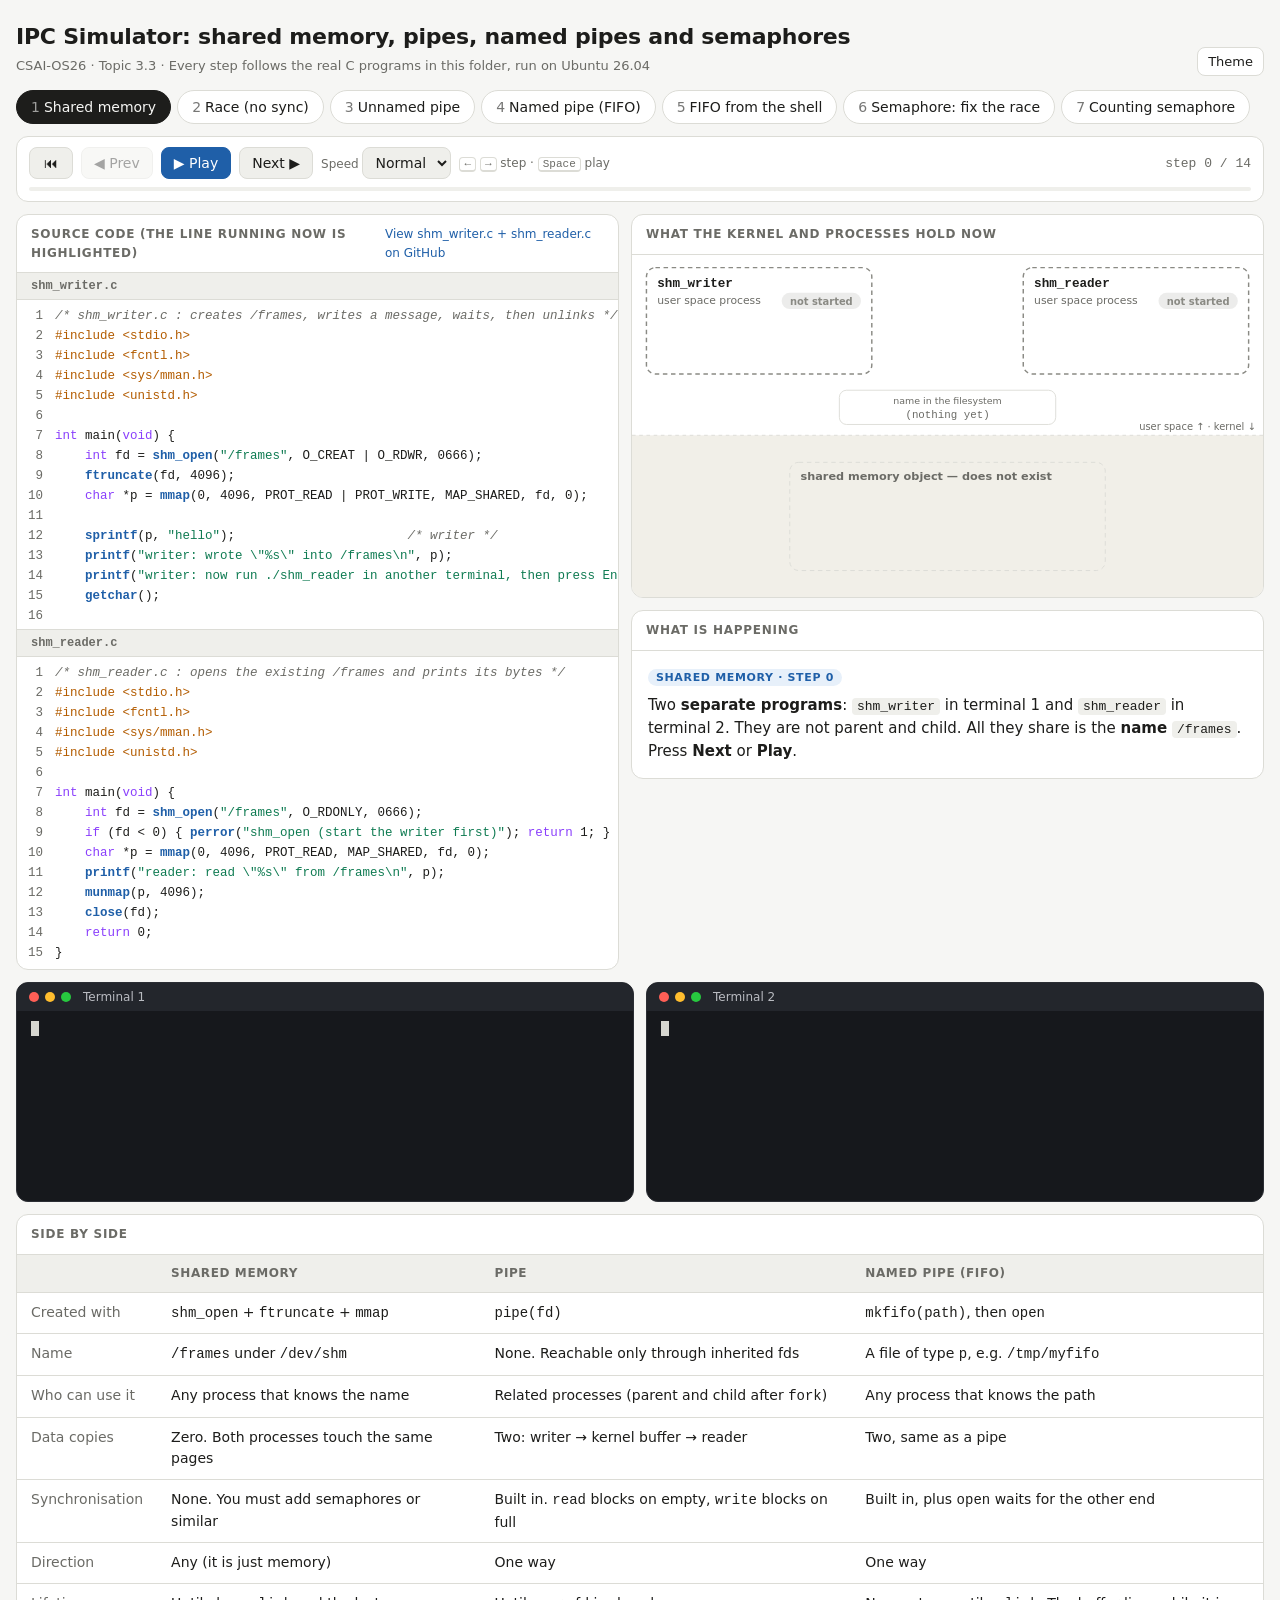
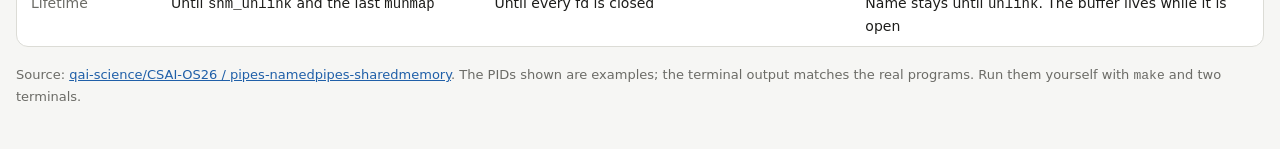
<file: pipes-namedpipes-sharedmemory/simulation/index.html>
<!doctype html>
<html lang="en">
<head>
<meta charset="utf-8">
<meta name="viewport" content="width=device-width, initial-scale=1">
<title>IPC Simulator</title>
<meta name="description" content="Step-by-step simulation of POSIX shared memory, pipes, named pipes and semaphores in Linux (CSAI-OS26, topic 3.3).">
<style>
:root{
  --bg:#f6f6f4; --panel:#ffffff; --ink:#1d1d1b; --muted:#6b6b66; --line:#dcdcd6; --soft:#efefeb;
  --accent:#1f5fa8; --accent-bg:#e7f0fa; --ok:#2f7d32; --ok-bg:#e6f3e6; --warn:#a15c00; --warn-bg:#fdf0dc;
  --bad:#b3261e; --dead:#8a8a84; --hl:#fff3b8; --hl-ink:#5a4600;
  --term:#16181c; --term-ink:#d6d6d0; --term-dim:#7c7f86; --prompt:#7bd88f; --path:#7aa7e0;
  --data:#d2e3f7; --data-ink:#123d6b; --kernel:#f1efe8;
  --mono:ui-monospace,SFMono-Regular,Menlo,Consolas,"Liberation Mono",monospace;
  --sans:system-ui,-apple-system,"Segoe UI",Roboto,"Helvetica Neue",Arial,sans-serif;
}
@media (prefers-color-scheme: dark){
  :root:not([data-theme="light"]){
    --bg:#121313; --panel:#1b1c1d; --ink:#e8e8e3; --muted:#9a9a93; --line:#33342f; --soft:#242522;
    --accent:#7fb0ea; --accent-bg:#1b2a3c; --ok:#7cc47f; --ok-bg:#1d2e1e; --warn:#e2a447; --warn-bg:#352813;
    --bad:#f08a80; --dead:#77776f; --hl:#4a3f12; --hl-ink:#fbe7a0;
    --data:#203a58; --data-ink:#cfe2f8; --kernel:#202120;
  }
}
:root[data-theme="dark"]{
  --bg:#121313; --panel:#1b1c1d; --ink:#e8e8e3; --muted:#9a9a93; --line:#33342f; --soft:#242522;
  --accent:#7fb0ea; --accent-bg:#1b2a3c; --ok:#7cc47f; --ok-bg:#1d2e1e; --warn:#e2a447; --warn-bg:#352813;
  --bad:#f08a80; --dead:#77776f; --hl:#4a3f12; --hl-ink:#fbe7a0;
  --data:#203a58; --data-ink:#cfe2f8; --kernel:#202120;
}
*{box-sizing:border-box}
body{margin:0;background:var(--bg);color:var(--ink);font:15px/1.55 var(--sans)}
.wrap{max-width:1280px;margin:0 auto;padding:20px 16px 48px}
header{display:flex;flex-wrap:wrap;align-items:flex-end;justify-content:space-between;gap:12px;margin-bottom:14px}
h1{font-size:22px;margin:0;font-weight:650;letter-spacing:-.01em}
.sub{color:var(--muted);font-size:13px;margin-top:2px}
.theme{font:13px var(--sans);background:var(--panel);color:var(--ink);border:1px solid var(--line);border-radius:8px;padding:6px 10px;cursor:pointer}
nav.tabs{display:flex;gap:6px;flex-wrap:wrap;margin-bottom:12px}
nav.tabs button{font:500 14px var(--sans);padding:8px 14px;border-radius:999px;border:1px solid var(--line);background:var(--panel);color:var(--ink);cursor:pointer}
nav.tabs button[aria-selected="true"]{background:var(--ink);color:var(--bg);border-color:var(--ink)}
nav.tabs .n{opacity:.6;margin-right:4px}
.bar{display:flex;flex-wrap:wrap;align-items:center;gap:8px;background:var(--panel);border:1px solid var(--line);border-radius:12px;padding:10px 12px;margin-bottom:12px}
.bar button{font:500 14px var(--sans);padding:7px 12px;border-radius:8px;border:1px solid var(--line);background:var(--soft);color:var(--ink);cursor:pointer;min-width:44px}
.bar button.primary{background:var(--accent);border-color:var(--accent);color:#fff}
:root[data-theme="dark"] .bar button.primary{color:#0b1a2b}
@media (prefers-color-scheme: dark){:root:not([data-theme="light"]) .bar button.primary{color:#0b1a2b}}
.bar button:disabled{opacity:.4;cursor:default}
.bar select{font:14px var(--sans);padding:6px 8px;border-radius:8px;border:1px solid var(--line);background:var(--soft);color:var(--ink)}
.count{font:13px var(--mono);color:var(--muted);margin-left:auto}
.prog{flex-basis:100%;height:4px;background:var(--soft);border-radius:4px;overflow:hidden}
.prog i{display:block;height:100%;background:var(--accent);width:0;transition:width .25s}
.grid{display:grid;grid-template-columns:minmax(0,1fr) minmax(0,1.05fr);gap:12px}
@media (max-width:980px){.grid{grid-template-columns:minmax(0,1fr)}}
.card{background:var(--panel);border:1px solid var(--line);border-radius:12px;overflow:hidden}
.card h2{font-size:12px;font-weight:600;text-transform:uppercase;letter-spacing:.06em;color:var(--muted);margin:0;padding:10px 14px;border-bottom:1px solid var(--line);display:flex;justify-content:space-between;gap:8px}
.card h2 a{color:var(--accent);text-transform:none;letter-spacing:0;font-weight:500;text-decoration:none}
.codes{display:grid;grid-template-columns:minmax(0,1fr);gap:0}
.code{max-height:330px;overflow:auto;font:12.5px/1.6 var(--mono);padding:6px 0;border-bottom:1px solid var(--line)}
.code:last-child{border-bottom:0}
.code .ln{display:flex;padding:0 12px 0 0;white-space:pre}
.code .ln b{display:inline-block;width:38px;flex:none;text-align:right;padding-right:12px;color:var(--muted);font-weight:400;user-select:none}
.code .ln.on{background:var(--hl);color:var(--hl-ink);box-shadow:inset 3px 0 0 var(--warn)}
.code .ln.on b{color:var(--hl-ink)}
.k{color:#8a3ffc}.s{color:#0f7b52}.c{color:var(--muted);font-style:italic}.p{color:#b35c00}.f{color:var(--accent);font-weight:600}
@media (prefers-color-scheme: dark){:root:not([data-theme="light"]) .k{color:#c4a3ff}:root:not([data-theme="light"]) .s{color:#86d6a8}:root:not([data-theme="light"]) .p{color:#f0b56a}}
:root[data-theme="dark"] .k{color:#c4a3ff}:root[data-theme="dark"] .s{color:#86d6a8}:root[data-theme="dark"] .p{color:#f0b56a}
.ftitle{font:600 12px var(--mono);padding:6px 14px;background:var(--soft);border-bottom:1px solid var(--line);color:var(--muted)}
svg.dia{display:block;width:100%;height:auto}
.explain{padding:14px 16px;min-height:118px}
.explain p{margin:0}
.explain code{font:13px var(--mono);background:var(--soft);padding:1px 5px;border-radius:4px}
.explain .tag{display:inline-block;font:600 11px var(--sans);text-transform:uppercase;letter-spacing:.06em;color:var(--accent);background:var(--accent-bg);padding:2px 8px;border-radius:999px;margin-bottom:8px}
.terms{display:grid;grid-template-columns:minmax(0,1fr) minmax(0,1fr);gap:12px;margin-top:12px}
@media (max-width:760px){.terms{grid-template-columns:minmax(0,1fr)}}
.term{background:var(--term);border-radius:12px;overflow:hidden;border:1px solid #2b2e34}
.term .tb{display:flex;align-items:center;gap:6px;padding:7px 12px;background:#23262c;color:#b9bbc1;font:12px var(--sans)}
.term .tb i{width:10px;height:10px;border-radius:50%;display:inline-block}
.term .tb span{margin-left:6px}
.term .tb em{margin-left:auto;font-style:normal;color:var(--term-dim)}
.term pre{margin:0;padding:10px 14px;height:190px;overflow:auto;font:12.5px/1.6 var(--mono);color:var(--term-ink);white-space:pre-wrap;word-break:break-word}
.term .pr{color:var(--prompt)}.term .pa{color:var(--path)}.term .dim{color:var(--term-dim);font-style:italic}.term .new{background:#2e3a2e}
.cur{display:inline-block;width:8px;height:15px;background:var(--term-ink);vertical-align:-2px;animation:blink 1s steps(1) infinite}
@keyframes blink{50%{opacity:0}}
.compare{margin-top:12px}
table{width:100%;border-collapse:collapse;font-size:14px}
th,td{text-align:left;padding:9px 14px;border-bottom:1px solid var(--line);vertical-align:top}
th{font-size:12px;color:var(--muted);font-weight:600;text-transform:uppercase;letter-spacing:.05em;background:var(--soft)}
tr:last-child td{border-bottom:0}
td:first-child{color:var(--muted);white-space:nowrap}
.tablewrap{overflow-x:auto}
footer{margin-top:18px;color:var(--muted);font-size:13px}
footer a{color:var(--accent)}
.keys{font-size:12px;color:var(--muted)}
kbd{font:11px var(--mono);border:1px solid var(--line);border-bottom-width:2px;border-radius:4px;padding:0 4px;background:var(--panel)}
.deep{padding:6px 18px 18px}
.deep h3{font-size:15px;margin:18px 0 6px;font-weight:650}
.deep p,.deep li{font-size:14.5px}
.deep code{font:13px var(--mono);background:var(--soft);padding:1px 5px;border-radius:4px}
.dgrid{display:grid;grid-template-columns:minmax(0,1fr) minmax(0,1fr);gap:24px}
@media (max-width:860px){.dgrid{grid-template-columns:minmax(0,1fr)}}
pre.pseudo{font:12.5px/1.6 var(--mono);background:var(--soft);border:1px solid var(--line);border-radius:10px;padding:12px 14px;margin:8px 0;overflow-x:auto}
ul.uses,ul.pit{padding-left:0;list-style:none;margin:6px 0}
ul.uses li,ul.pit li{padding:6px 0;border-bottom:1px solid var(--line)}
ul.uses li:last-child,ul.pit li:last-child{border-bottom:0}
ul.pit li::before{content:"⚠ ";color:var(--warn)}
.pill{display:inline-block;font:600 11px var(--mono);color:var(--warn);background:var(--warn-bg);border:1px solid var(--warn);border-radius:999px;padding:1px 8px;margin-right:8px}
table.api td:first-child{white-space:normal;color:var(--ink)}
.hint{color:var(--muted)}
.play{border:1px solid var(--line);border-radius:12px;padding:12px;background:var(--bg)}
.pctl{display:flex;gap:10px;align-items:center;flex-wrap:wrap;margin-bottom:10px;font-size:14px}
.pctl select,.pctl button,.procs button{font:500 13px var(--sans);padding:6px 10px;border-radius:8px;border:1px solid var(--line);background:var(--panel);color:var(--ink);cursor:pointer}
.pgrid{display:grid;grid-template-columns:minmax(0,220px) minmax(0,1fr);gap:12px}
@media (max-width:700px){.pgrid{grid-template-columns:minmax(0,1fr)}}
.pstate{display:grid;gap:10px;background:var(--panel);border:1px solid var(--line);border-radius:10px;padding:12px}
.pstate small{display:block;font-size:11px;color:var(--muted);text-transform:uppercase;letter-spacing:.05em;margin-bottom:4px}
.pv{display:flex;align-items:baseline;gap:8px}
.pv span{font:700 44px/1 var(--mono);color:var(--warn)}
.chips{display:flex;gap:6px;flex-wrap:wrap;min-height:24px}
.chips span{font:12px var(--mono);padding:2px 10px;border-radius:999px;border:1px solid}
.chips.q span,#pgQueue span{color:var(--warn);background:var(--warn-bg);border-color:var(--warn)}
#pgInside span{color:var(--ok);background:var(--ok-bg);border-color:var(--ok)}
.chips em{font-style:normal;color:var(--muted);font-size:12px}
.procs{display:grid;grid-template-columns:repeat(auto-fit,minmax(150px,1fr));gap:8px}
.proc{background:var(--panel);border:1px solid var(--line);border-radius:10px;padding:10px}
.proc b{font:650 14px var(--mono)}
.proc .ps{font-size:12px;margin:2px 0 8px}
.proc .row{display:flex;gap:6px}
.plog{font:12px/1.6 var(--mono);background:var(--term);color:var(--term-ink);border-radius:10px;padding:10px 12px;height:130px;overflow:auto;margin:10px 0 0;white-space:pre-wrap}
@media (prefers-reduced-motion: reduce){.cur{animation:none}.prog i{transition:none}}
</style>
</head>
<body>
<div class="wrap">
<header>
  <div>
    <h1>IPC Simulator: shared memory, pipes, named pipes and semaphores</h1>
    <div class="sub">CSAI-OS26 · Topic 3.3 · Every step follows the real C programs in this folder, run on Ubuntu 26.04</div>
  </div>
  <button class="theme" id="theme" type="button" aria-label="Toggle colour theme">Theme</button>
</header>

<nav class="tabs" id="tabs" role="tablist"></nav>

<div class="bar">
  <button id="reset" type="button" title="Reset (Home)" aria-label="Reset">&#x23EE;</button>
  <button id="prev" type="button" title="Previous step (Left arrow)">&#9664; Prev</button>
  <button id="play" class="primary" type="button" title="Play / pause (Space)">&#9654; Play</button>
  <button id="next" type="button" title="Next step (Right arrow)">Next &#9654;</button>
  <label class="keys">Speed
    <select id="speed"><option value="3200">Slow</option><option value="2000" selected>Normal</option><option value="1000">Fast</option></select>
  </label>
  <span class="keys"><kbd>&larr;</kbd> <kbd>&rarr;</kbd> step · <kbd>Space</kbd> play</span>
  <span class="count" id="count"></span>
  <div class="prog"><i id="progress"></i></div>
</div>

<div class="grid">
  <section class="card">
    <h2><span>Source code (the line running now is highlighted)</span><a id="srclink" href="#" target="_blank" rel="noopener">View on GitHub</a></h2>
    <div class="codes" id="codes"></div>
  </section>
  <div style="display:grid;gap:12px;align-content:start">
    <section class="card">
      <h2><span>What the kernel and processes hold now</span></h2>
      <div id="dia"></div>
    </section>
    <section class="card">
      <h2><span>What is happening</span></h2>
      <div class="explain" id="explain" aria-live="polite"></div>
    </section>
  </div>
</div>

<div class="terms">
  <div class="term"><div class="tb"><i style="background:#ff5f56"></i><i style="background:#ffbd2e"></i><i style="background:#27c93f"></i><span>Terminal 1</span><em id="t1who"></em></div><pre id="t1"></pre></div>
  <div class="term"><div class="tb"><i style="background:#ff5f56"></i><i style="background:#ffbd2e"></i><i style="background:#27c93f"></i><span>Terminal 2</span><em id="t2who"></em></div><pre id="t2"></pre></div>
</div>

<section class="card compare" id="deep" hidden>
  <h2><span>Semaphores in depth</span></h2>
  <div class="deep">
    <div class="dgrid">
      <div>
        <h3>What a semaphore is</h3>
        <p>A semaphore is a <b>non-negative integer plus a queue of sleeping processes</b>, kept by the kernel. Edsger Dijkstra introduced it in 1965 with two operations, <b>P</b> (<i>proberen</i>, "try") and <b>V</b> (<i>verhogen</i>, "raise"). POSIX calls them <code>sem_wait</code> and <code>sem_post</code>.</p>
        <pre class="pseudo"><span class="k">sem_wait</span>(S):            <span class="c">// P, "down"</span>
    if S.value &gt; 0:
        S.value = S.value - 1     <span class="c">// take one, go on</span>
    else:
        sleep in S.queue          <span class="c">// no CPU used</span>

<span class="k">sem_post</span>(S):            <span class="c">// V, "up"</span>
    if S.queue is not empty:
        wake one sleeper          <span class="c">// it takes the unit</span>
    else:
        S.value = S.value + 1</pre>
        <p>Each operation is <b>atomic</b>: the check and the change happen as one indivisible step. Without that, two processes could both see <code>value == 1</code> at the same instant, and both would walk in.</p>
      </div>
      <div>
        <h3>Three ways to use one</h3>
        <ul class="uses">
          <li><span class="pill">init 0</span><b>Signalling.</b> "Something has happened." The waiter sleeps until another process posts. This is the <i>Semaphore: fix the race</i> tab.</li>
          <li><span class="pill">init 1</span><b>Mutual exclusion</b> (a binary semaphore). Call <code>wait</code> before the critical section and <code>post</code> after it, so only one process is inside at a time.</li>
          <li><span class="pill">init N</span><b>Counting resources.</b> N identical things, such as printers, connections or buffer slots. This is the <i>Counting semaphore</i> tab.</li>
        </ul>
        <h3>Semaphore vs mutex</h3>
        <p>A mutex has an <b>owner</b>: only the thread that locked it may unlock it. A semaphore has no owner. <b>Any</b> process may post, and that is exactly what makes signalling between different processes possible.</p>
        <h3>Producer and consumer</h3>
        <p>The classic bounded buffer with N slots uses three semaphores: <code>empty = N</code>, <code>full = 0</code> and <code>mutex = 1</code>. The producer does <code>wait(empty)</code>, <code>wait(mutex)</code>, put, <code>post(mutex)</code>, <code>post(full)</code>. The consumer does the mirror image. A pipe does all of this for you inside the kernel.</p>
      </div>
    </div>

    <h3>The POSIX API</h3>
    <div class="tablewrap"><table class="api">
      <tr><th>Call</th><th>What it does</th></tr>
      <tr><td><code>sem_open(name, O_CREAT, mode, value)</code></td><td>Creates or opens a <b>named</b> semaphore (Linux shows it as <code>/dev/shm/sem.NAME</code>). <code>value</code> is used <b>only when it is created</b>.</td></tr>
      <tr><td><code>sem_init(&amp;s, pshared, value)</code></td><td>An <b>unnamed</b> semaphore. Use <code>pshared = 1</code> and place it inside shared memory to share it between processes.</td></tr>
      <tr><td><code>sem_wait(s)</code></td><td>Decrements, or blocks while the value is 0.</td></tr>
      <tr><td><code>sem_trywait(s)</code></td><td>Like <code>sem_wait</code> but never blocks. It fails with <code>EAGAIN</code> when the value is 0.</td></tr>
      <tr><td><code>sem_timedwait(s, &amp;deadline)</code></td><td>Blocks until an absolute time, then fails with <code>ETIMEDOUT</code>.</td></tr>
      <tr><td><code>sem_post(s)</code></td><td>Increments, or wakes one waiter. It is async-signal-safe, so it can be called from a signal handler.</td></tr>
      <tr><td><code>sem_getvalue(s, &amp;v)</code></td><td>Reads the current value. It may already be out of date when you look at it, so use it for debugging only.</td></tr>
      <tr><td><code>sem_close</code> / <code>sem_unlink</code></td><td><code>close</code> drops this process's handle. <code>unlink</code> removes the name. Compile with <code>-pthread</code>.</td></tr>
    </table></div>

    <h3>Common mistakes</h3>
    <ul class="pit">
      <li><b>Forgetting <code>sem_post</code></b> on an error path. Every later <code>sem_wait</code> then sleeps forever.</li>
      <li><b>A stale named semaphore.</b> If an earlier run crashed, <code>sem_open(..., O_CREAT, ..., 2)</code> silently reuses the old value. That is why <code>sem_counting.c</code> calls <code>sem_unlink</code> first.</li>
      <li><b>Deadlock.</b> P1 holds A and waits for B, while P2 holds B and waits for A. Always take semaphores in the same global order.</li>
      <li><b>Posting more than you wait.</b> The value climbs above 1, and a "lock" stops excluding anyone.</li>
      <li><b>Busy waiting</b> (<code>while (flag == 0) ;</code>) instead of a semaphore. It burns a CPU core and is still not safe without atomic operations.</li>
    </ul>

    <h3>Playground: try it yourself</h3>
    <p class="hint">Pick a starting value, then press <b>wait</b> or <b>post</b> for any process. A <b>post</b> from a process that is inside means it leaves. A post from anyone else is a pure signal, the way the writer posts <code>/ready</code>.</p>
    <div class="play">
      <div class="pctl">
        <label>Starting value <select id="pgInit"><option>0</option><option selected>1</option><option>2</option><option>3</option></select></label>
        <button type="button" id="pgReset">Reset</button>
      </div>
      <div class="pgrid">
        <div class="pstate">
          <div class="pv"><span id="pgVal">1</span><small>value</small></div>
          <div><small>wait queue</small><div id="pgQueue" class="chips"></div></div>
          <div><small>inside</small><div id="pgInside" class="chips"></div></div>
        </div>
        <div class="procs" id="pgProcs"></div>
      </div>
      <pre class="plog" id="pgLog" aria-live="polite"></pre>
    </div>
  </div>
</section>

<section class="card compare">
  <h2><span>Side by side</span></h2>
  <div class="tablewrap"><table>
    <tr><th></th><th>Shared memory</th><th>Pipe</th><th>Named pipe (FIFO)</th></tr>
    <tr><td>Created with</td><td><code>shm_open</code> + <code>ftruncate</code> + <code>mmap</code></td><td><code>pipe(fd)</code></td><td><code>mkfifo(path)</code>, then <code>open</code></td></tr>
    <tr><td>Name</td><td><code>/frames</code> under <code>/dev/shm</code></td><td>None. Reachable only through inherited fds</td><td>A file of type <code>p</code>, e.g. <code>/tmp/myfifo</code></td></tr>
    <tr><td>Who can use it</td><td>Any process that knows the name</td><td>Related processes (parent and child after <code>fork</code>)</td><td>Any process that knows the path</td></tr>
    <tr><td>Data copies</td><td>Zero. Both processes touch the same pages</td><td>Two: writer &rarr; kernel buffer &rarr; reader</td><td>Two, same as a pipe</td></tr>
    <tr><td>Synchronisation</td><td>None. You must add semaphores or similar</td><td>Built in. <code>read</code> blocks on empty, <code>write</code> blocks on full</td><td>Built in, plus <code>open</code> waits for the other end</td></tr>
    <tr><td>Direction</td><td>Any (it is just memory)</td><td>One way</td><td>One way</td></tr>
    <tr><td>Lifetime</td><td>Until <code>shm_unlink</code> and the last <code>munmap</code></td><td>Until every fd is closed</td><td>Name stays until <code>unlink</code>. The buffer lives while it is open</td></tr>
  </table></div>
</section>

<footer>
  Source: <a href="https://github.com/qai-science/CSAI-OS26/tree/main/pipes-namedpipes-sharedmemory">qai-science/CSAI-OS26 / pipes-namedpipes-sharedmemory</a>.
  The PIDs shown are examples; the terminal output matches the real programs. Run them yourself with <code>make</code> and two terminals.
</footer>
</div>

<script>
const SRC = {"W": "/* shm_writer.c : creates /frames, writes a message, waits, then unlinks */\n#include <stdio.h>\n#include <fcntl.h>\n#include <sys/mman.h>\n#include <unistd.h>\n\nint main(void) {\n    int fd = shm_open(\"/frames\", O_CREAT | O_RDWR, 0666);\n    ftruncate(fd, 4096);\n    char *p = mmap(0, 4096, PROT_READ | PROT_WRITE, MAP_SHARED, fd, 0);\n\n    sprintf(p, \"hello\");                       /* writer */\n    printf(\"writer: wrote \\\"%s\\\" into /frames\\n\", p);\n    printf(\"writer: now run ./shm_reader in another terminal, then press Enter\\n\");\n    getchar();\n\n    munmap(p, 4096);\n    close(fd);\n    shm_unlink(\"/frames\");                     /* at the end */\n    printf(\"writer: /frames unlinked\\n\");\n    return 0;\n}\n", "R": "/* shm_reader.c : opens the existing /frames and prints its bytes */\n#include <stdio.h>\n#include <fcntl.h>\n#include <sys/mman.h>\n#include <unistd.h>\n\nint main(void) {\n    int fd = shm_open(\"/frames\", O_RDONLY, 0666);\n    if (fd < 0) { perror(\"shm_open (start the writer first)\"); return 1; }\n    char *p = mmap(0, 4096, PROT_READ, MAP_SHARED, fd, 0);\n    printf(\"reader: read \\\"%s\\\" from /frames\\n\", p);\n    munmap(p, 4096);\n    close(fd);\n    return 0;\n}\n", "P": "/* pipe_demo.c : unnamed pipe between parent (writer) and child (reader) */\n#include <stdio.h>\n#include <string.h>\n#include <unistd.h>\n#include <sys/wait.h>\n\nint main(void) {\n    int fd[2];                     /* fd[0] = read end, fd[1] = write end */\n    char buf[64];\n    pipe(fd);\n\n    if (fork() == 0) {             /* child: reader */\n        close(fd[1]);\n        int n = read(fd[0], buf, sizeof buf - 1);\n        buf[n] = '\\0';\n        printf(\"child  (pid %d): got \\\"%s\\\"\\n\", getpid(), buf);\n        close(fd[0]);\n        return 0;\n    }\n    close(fd[0]);                  /* parent: writer */\n    const char *msg = \"hello through the pipe\";\n    write(fd[1], msg, strlen(msg));\n    printf(\"parent (pid %d): sent \\\"%s\\\"\\n\", getpid(), msg);\n    close(fd[1]);\n    wait(NULL);\n    return 0;\n}\n", "FW": "/* fifo_writer.c : named pipe; blocks until a reader opens /tmp/myfifo */\n#include <stdio.h>\n#include <string.h>\n#include <fcntl.h>\n#include <sys/stat.h>\n#include <unistd.h>\n\nint main(void) {\n    mkfifo(\"/tmp/myfifo\", 0666);   /* fails harmlessly if it already exists */\n    printf(\"writer: waiting for a reader...\\n\");\n    int fd = open(\"/tmp/myfifo\", O_WRONLY);\n    const char *msg = \"hello through the FIFO\";\n    write(fd, msg, strlen(msg));\n    printf(\"writer: sent \\\"%s\\\"\\n\", msg);\n    close(fd);\n    return 0;\n}\n", "FR": "/* fifo_reader.c : reads from the named pipe /tmp/myfifo */\n#include <stdio.h>\n#include <fcntl.h>\n#include <unistd.h>\n\nint main(void) {\n    char buf[64];\n    int fd = open(\"/tmp/myfifo\", O_RDONLY);\n    int n = read(fd, buf, sizeof buf - 1);\n    buf[n] = '\\0';\n    printf(\"reader: got \\\"%s\\\"\\n\", buf);\n    close(fd);\n    unlink(\"/tmp/myfifo\");\n    return 0;\n}\n", "SW": "/* sem_writer.c : shared memory + a named semaphore that says \"data ready\" */\n#include <stdio.h>\n#include <fcntl.h>\n#include <semaphore.h>\n#include <sys/mman.h>\n#include <unistd.h>\n\nint main(void) {\n    sem_t *ready = sem_open(\"/ready\", O_CREAT, 0666, 0);   /* starts at 0 */\n    int fd = shm_open(\"/frames\", O_CREAT | O_RDWR, 0666);\n    ftruncate(fd, 4096);\n    char *p = mmap(0, 4096, PROT_READ | PROT_WRITE, MAP_SHARED, fd, 0);\n\n    printf(\"writer: preparing the frame...\\n\");\n    sleep(3);                                  /* a slow producer */\n    sprintf(p, \"hello\");\n    printf(\"writer: wrote \\\"%s\\\", posting /ready\\n\", p);\n    sem_post(ready);                           /* 0 -> 1, wakes the reader */\n\n    munmap(p, 4096);\n    close(fd);\n    sem_close(ready);\n    return 0;\n}\n", "SR": "/* sem_reader.c : waits on /ready before it touches the shared memory */\n#include <stdio.h>\n#include <fcntl.h>\n#include <semaphore.h>\n#include <sys/mman.h>\n#include <unistd.h>\n\nint main(void) {\n    sem_t *ready = sem_open(\"/ready\", O_CREAT, 0666, 0);\n    int fd = shm_open(\"/frames\", O_CREAT | O_RDWR, 0666);\n    ftruncate(fd, 4096);\n    char *p = mmap(0, 4096, PROT_READ, MAP_SHARED, fd, 0);\n\n    printf(\"reader: waiting on /ready...\\n\");\n    sem_wait(ready);                           /* blocks while the value is 0 */\n    printf(\"reader: read \\\"%s\\\" from /frames\\n\", p);\n\n    munmap(p, 4096);\n    close(fd);\n    sem_close(ready);\n    sem_unlink(\"/ready\");\n    shm_unlink(\"/frames\");\n    return 0;\n}\n", "C": "/* sem_counting.c : 4 processes share 2 slots guarded by a counting semaphore */\n#include <stdio.h>\n#include <fcntl.h>\n#include <semaphore.h>\n#include <unistd.h>\n#include <sys/wait.h>\n\nint main(void) {\n    setvbuf(stdout, NULL, _IONBF, 0);          /* print immediately */\n    sem_unlink(\"/slots\");                      /* remove a stale one */\n    sem_t *slots = sem_open(\"/slots\", O_CREAT, 0666, 2);   /* 2 slots */\n\n    for (int i = 1; i <= 4; i++) {\n        if (fork() == 0) {\n            printf(\"P%d: waiting for a slot\\n\", i);\n            sem_wait(slots);                   /* take a slot or sleep */\n            printf(\"P%d: got a slot, working\\n\", i);\n            sleep(2);                          /* critical section */\n            printf(\"P%d: done, releasing\\n\", i);\n            sem_post(slots);                   /* give the slot back */\n            return 0;\n        }\n        usleep(100000);                        /* stagger the starts */\n    }\n    while (wait(NULL) > 0)\n        ;\n    sem_unlink(\"/slots\");\n    return 0;\n}\n", "S1": "mkfifo /tmp/f\ncat /tmp/f\n", "S2": "echo hi > /tmp/f\n"};
const REPO = "https://github.com/qai-science/CSAI-OS26/blob/main/pipes-namedpipes-sharedmemory/";
const FILES = {W:"shm_writer.c",R:"shm_reader.c",P:"pipe_demo.c",FW:"fifo_writer.c",FR:"fifo_reader.c",S1:"terminal 1 (shell)",S2:"terminal 2 (shell)",SW:"sem_writer.c",SR:"sem_reader.c",C:"sem_counting.c"};

const PS = "$ ";
const DEMOS = [
{ id:"shm", label:"Shared memory", kind:"shm", files:["W","R"], A:"shm_writer", B:"shm_reader", objTitle:"shared memory object", steps:[
  {say:"Two <b>separate programs</b>: <code>shm_writer</code> in terminal 1 and <code>shm_reader</code> in terminal 2. They are not parent and child. All they share is the <b>name</b> <code>/frames</code>. Press <b>Next</b> or <b>Play</b>."},
  {t1:[PS+"./shm_writer"], hl:{W:[8]}, run:s=>{s.A.st="run";s.A.pid=4211;s.A.fds=["fd 3 → /frames (rw)"];s.K.on=true;s.K.size=0;s.name="/dev/shm/frames · 0 bytes";},
   say:"<code>shm_open</code> with <code>O_CREAT</code> creates the object and returns a file descriptor (fd 3). A file appears in <code>/dev/shm</code>, which is a RAM-backed filesystem. Its size is still 0."},
  {hl:{W:[9]}, run:s=>{s.K.size=4096;s.name="/dev/shm/frames · 4096 bytes";},
   say:"<code>ftruncate(fd, 4096)</code> sets the size to one page, 4096 bytes. The kernel fills new memory with zeros, shown as dots."},
  {hl:{W:[10]}, run:s=>{s.A.map=true;},
   say:"<code>mmap</code> maps those 4096 bytes into the writer's address space and returns the pointer <code>p</code>. <code>MAP_SHARED</code> means writes go to the shared pages, not a private copy."},
  {hl:{W:[12]}, run:s=>{s.K.data="hello";}, anim:["A","K","hello"],
   say:"<code>sprintf(p, \"hello\")</code> is an ordinary memory write. <b>There is no system call</b>: the bytes land directly in the shared pages."},
  {hl:{W:[13]}, t1:['writer: wrote "hello" into /frames'], say:"The writer prints what it stored."},
  {hl:{W:[14,15]}, t1:["writer: now run ./shm_reader in another terminal, then press Enter"], run:s=>{s.A.st="blk";s.A.note="getchar()";},
   say:"<code>getchar()</code> blocks the writer while it waits for Enter. That keeps the object alive so the reader can find it."},
  {t2:[PS+"./shm_reader"], hl:{R:[8]}, run:s=>{s.B.st="run";s.B.pid=4230;s.B.fds=["fd 3 → /frames (r)"];},
   say:"A completely different process opens the <b>same name</b> read-only. It needs no fork and no relationship with the writer, only the name <code>/frames</code>."},
  {hl:{R:[10]}, run:s=>{s.B.map=true;},
   say:"<code>mmap</code> with <code>PROT_READ</code>. Now both processes map the <b>same physical pages</b>: two different virtual addresses, one copy of the data."},
  {hl:{R:[11]}, t2:['reader: read "hello" from /frames'], anim:["K","B","hello"],
   say:"The reader reads ordinary memory and sees <code>hello</code>. The data was never copied through the kernel, which is why shared memory is the <b>fastest</b> IPC."},
  {hl:{R:[12,13,14]}, run:s=>{s.B.map=false;s.B.fds=[];s.B.st="exit";},
   say:"The reader unmaps, closes and exits. The object <b>still exists</b>: it is named and stays in the kernel until someone unlinks it."},
  {t2:[PS+"ls -l /dev/shm/frames","-rw-rw-r-- 1 cosmos cosmos 4096 Oct 15 03:09 /dev/shm/frames"],
   say:"Proof from the shell: <code>/dev/shm/frames</code> is a real 4096-byte object even though no process is reading it now."},
  {t1:[""], hl:{W:[17,18]}, run:s=>{s.A.st="run";s.A.note="";s.A.map=false;s.A.fds=[];},
   say:"Enter is pressed in terminal 1. <code>getchar</code> returns, and the writer unmaps its view and closes the fd."},
  {hl:{W:[19,20]}, t1:["writer: /frames unlinked"], run:s=>{s.K.on=false;s.name=null;s.K.data="";},
   say:"<code>shm_unlink</code> removes the name. The memory is freed because nobody has it mapped any more."},
  {hl:{W:[21]}, t2:[PS+"ls -l /dev/shm/frames","ls: cannot access '/dev/shm/frames': No such file or directory"], run:s=>{s.A.st="exit";},
   say:"<b>Takeaways:</b> zero copies and very fast, but <b>the kernel gives no synchronisation</b>. Open the <b>Race</b> tab to see what goes wrong without it."}
]},
{ id:"race", label:"Race (no sync)", kind:"shm", files:["W","R"], A:"shm_writer", B:"shm_reader", objTitle:"shared memory object", steps:[
  {say:"Same two programs, but this time the <b>timing is bad</b>. Shared memory has no built-in waiting, so the reader can arrive too early."},
  {t2:[PS+"./shm_reader"], hl:{R:[8]}, run:s=>{s.B.st="run";s.B.pid=4300;},
   say:"The reader starts <b>before</b> the writer. <code>shm_open</code> without <code>O_CREAT</code> fails, because <code>/frames</code> does not exist yet."},
  {hl:{R:[9]}, t2:["shm_open (start the writer first): No such file or directory"], run:s=>{s.B.st="exit";},
   say:"<code>fd &lt; 0</code>, so <code>perror</code> prints the error (ENOENT) and the reader exits. That is the first kind of failure."},
  {t1:[PS+"./shm_writer"], hl:{W:[8,9,10]}, run:s=>{s.A.st="run";s.A.pid=4311;s.A.fds=["fd 3 → /frames (rw)"];s.A.map=true;s.K.on=true;s.K.size=4096;s.name="/dev/shm/frames · 4096 bytes";s.A.note="preempted before line 12";},
   say:"Now the writer creates, sizes and maps <code>/frames</code>. Then the scheduler <b>preempts it just before <code>sprintf</code></b>. The memory exists but is still all zeros."},
  {t2:[PS+"./shm_reader"], hl:{R:[8,10]}, run:s=>{s.B.st="run";s.B.pid=4320;s.B.fds=["fd 3 → /frames (r)"];s.B.map=true;},
   say:"The reader is started again. This time <code>shm_open</code> and <code>mmap</code> succeed, because the object exists."},
  {hl:{R:[11]}, t2:['reader: read "" from /frames'], anim:["K","B","\\0\\0\\0"],
   say:"The first byte is <code>'\\0'</code>, so <code>printf</code> prints an <b>empty string</b>. The reader got the wrong answer and <b>nothing warned it</b>. The kernel did not make it wait for the data."},
  {hl:{R:[12,13,14]}, run:s=>{s.B.map=false;s.B.fds=[];s.B.st="exit";}, say:"The reader exits with the wrong result."},
  {hl:{W:[12,13]}, t1:['writer: wrote "hello" into /frames'], run:s=>{s.K.data="hello";s.A.note="";}, anim:["A","K","hello"],
   say:"The writer finally runs <code>sprintf</code>. <b>Too late</b>: the reader is gone."},
  {hl:{W:[14,15]}, t1:["writer: now run ./shm_reader in another terminal, then press Enter"], run:s=>{s.A.st="blk";s.A.note="getchar()";},
   say:"<b>The fix is synchronisation.</b> Put a POSIX semaphore next to the data (<code>sem_open</code>, <code>sem_wait</code> in the reader, <code>sem_post</code> in the writer), or send a 1-byte \"ready\" signal through a pipe or FIFO. Pipes have this waiting built in. See the next tabs."},
  {t1:[""], hl:{W:[17,18,19,20]}, t1b:["writer: /frames unlinked"], run:s=>{s.A.st="exit";s.A.note="";s.A.map=false;s.A.fds=[];s.K.on=false;s.name=null;s.K.data="";},
   say:"Cleanup: Enter, then <code>munmap</code>, <code>close</code> and <code>shm_unlink</code>."}
]},
{ id:"pipe", label:"Unnamed pipe", kind:"pipe", files:["P"], A:"pipe_demo (parent)", B:"pipe_demo (child)", objTitle:"pipe buffer (anonymous)", oneTerm:true, steps:[
  {say:"One program, <code>pipe_demo</code>. It creates a pipe, then <code>fork</code>s. The parent writes and the child reads. Both print to <b>terminal 1</b>, because a child inherits its parent's terminal.", run:s=>{s.B.st="none";}},
  {t1:[PS+"./pipe_demo"], hl:{P:[8,9]}, run:s=>{s.A.st="run";s.A.pid=5101;s.B.st="none";},
   say:"<code>int fd[2]</code> will receive two file descriptors: <code>fd[0]</code> is the read end and <code>fd[1]</code> the write end."},
  {hl:{P:[10]}, run:s=>{s.K.on=true;s.A.fds=["fd[0]=3 read end","fd[1]=4 write end"];s.name="(no name in the filesystem)";},
   say:"<code>pipe(fd)</code>: the kernel creates an anonymous buffer (64 KiB on Linux). It has <b>no name</b>, so the only way to reach it is through these two fds."},
  {hl:{P:[12]}, run:s=>{s.B.st="run";s.B.pid=5102;s.B.fds=["fd[0]=3 read end","fd[1]=4 write end"];},
   say:"<code>fork()</code> copies the process, <b>including its fd table</b>, so the child also holds both ends. This is why unnamed pipes only work between <b>related</b> processes."},
  {hl:{P:[13,20]}, run:s=>{s.B.fds=["fd[0]=3 read end","̶f̶d̶[̶1̶]̶ closed"];s.A.fds=["̶f̶d̶[̶0̶]̶ closed","fd[1]=4 write end"];},
   say:"Each side closes the end it does not use: the child closes <code>fd[1]</code> (line 13) and the parent closes <code>fd[0]</code> (line 20). This matters: a reader only sees end-of-file once <b>every</b> write end is closed."},
  {hl:{P:[14]}, run:s=>{s.B.st="blk";s.B.note="read(): pipe empty";},
   say:"Suppose the child runs first. It calls <code>read</code> on an <b>empty</b> pipe and the kernel <b>puts it to sleep</b>. That is the built-in synchronisation shared memory lacked."},
  {hl:{P:[21,22]}, run:s=>{s.K.data="hello through the pipe";s.B.st="run";s.B.note="woken";}, anim:["A","K","hello…"],
   say:"The parent calls <code>write</code>, and the kernel <b>copies</b> 22 bytes from the parent's memory into the pipe buffer (copy 1). The sleeping reader is woken."},
  {hl:{P:[23]}, t1:['parent (pid 5101): sent "hello through the pipe"'], say:"The parent reports what it sent."},
  {hl:{P:[14,15]}, run:s=>{s.K.data="";s.B.note="";}, anim:["K","B","hello…"],
   say:"The child's <code>read</code> returns 22. The kernel <b>copies</b> the bytes into <code>buf</code> (copy 2) and removes them from the pipe. A pipe is a <b>stream</b>: each byte is read once."},
  {hl:{P:[16]}, t1:['child  (pid 5102): got "hello through the pipe"'],
   say:"The child prints. On a real run the parent and child lines can appear in <b>either order</b>, because it depends on the scheduler."},
  {hl:{P:[17,18]}, run:s=>{s.B.fds=[];s.B.st="exit";s.B.note="zombie until wait()";}, say:"The child closes its read end and exits. It stays a zombie until the parent collects its status."},
  {hl:{P:[24,25,26]}, run:s=>{s.A.fds=[];s.A.st="exit";s.K.on=false;s.name=null;s.B.note="reaped";},
   say:"The parent closes <code>fd[1]</code> and <code>wait()</code> reaps the child. With every fd closed, the kernel frees the pipe. <b>Takeaways:</b> one direction, related processes only, two copies, and the blocking is automatic."}
]},
{ id:"fifo", label:"Named pipe (FIFO)", kind:"fifo", files:["FW","FR"], A:"fifo_writer", B:"fifo_reader", objTitle:"pipe buffer behind /tmp/myfifo", steps:[
  {say:"Two <b>unrelated</b> programs talk through a pipe that has a <b>name</b> in the filesystem: <code>/tmp/myfifo</code>."},
  {t1:[PS+"./fifo_writer"], hl:{FW:[9]}, run:s=>{s.A.st="run";s.A.pid=6101;s.name="/tmp/myfifo · type p";},
   say:"<code>mkfifo</code> creates a special file of type <b>p</b>. It is only a name: data never goes to disk, and no buffer exists until someone opens it."},
  {hl:{FW:[10]}, t1:["writer: waiting for a reader..."], say:"The writer announces that it is about to open the FIFO."},
  {hl:{FW:[11]}, run:s=>{s.A.st="blk";s.A.note="open(): no reader yet";},
   say:"<code>open(O_WRONLY)</code> <b>blocks</b> until some process opens the FIFO for reading. That meeting point is called a <b>rendezvous</b>."},
  {t2:[PS+"ls -l /tmp/myfifo","prw-rw-r-- 1 cosmos cosmos 0 Oct 15 03:10 /tmp/myfifo"],
   say:"From terminal 2, <code>ls</code> shows the leading <code>p</code> (pipe) and size 0. It is a door, not a container."},
  {t2:[PS+"./fifo_reader"], hl:{FR:[8],FW:[11]}, run:s=>{s.B.st="run";s.B.pid=6120;s.B.fds=["fd 3 → /tmp/myfifo (r)"];s.A.st="run";s.A.note="";s.A.fds=["fd 3 → /tmp/myfifo (w)"];s.K.on=true;},
   say:"The reader's <code>open(O_RDONLY)</code> completes the rendezvous. <b>Both</b> <code>open</code> calls return together, and the kernel attaches a pipe buffer to the name."},
  {hl:{FW:[12,13]}, run:s=>{s.K.data="hello through the FIFO";}, anim:["A","K","hello…"],
   say:"<code>write</code> copies 22 bytes into the kernel buffer (copy 1), exactly like an unnamed pipe."},
  {hl:{FW:[14]}, t1:['writer: sent "hello through the FIFO"'], say:"The writer reports success."},
  {hl:{FR:[9,10]}, run:s=>{s.K.data="";}, anim:["K","B","hello…"],
   say:"The reader's <code>read</code> copies the bytes out (copy 2) and empties the buffer."},
  {hl:{FR:[11]}, t2:['reader: got "hello through the FIFO"'], say:"The reader prints the message."},
  {hl:{FW:[15,16],FR:[12]}, run:s=>{s.A.fds=[];s.A.st="exit";s.B.fds=[];s.K.on=false;}, say:"Both close. The buffer is freed, but the <b>name is still there</b>."},
  {hl:{FR:[13,14]}, run:s=>{s.name=null;s.B.st="exit";},
   say:"<code>unlink</code> removes <code>/tmp/myfifo</code>. <b>Takeaways:</b> it works between unrelated processes, it has a filesystem name, and it otherwise behaves like a pipe, with blocking built in."}
]},
{ id:"shell", label:"FIFO from the shell", kind:"fifo", files:["S1","S2"], A:"cat", B:"bash (echo)", objTitle:"pipe buffer behind /tmp/f", steps:[
  {say:"You do not need C to use a FIFO. Two shell commands are enough. Here <code>cat</code> on the left is the <b>reader</b> and <code>echo</code> on the right is the <b>writer</b>."},
  {t1:[PS+"mkfifo /tmp/f"], hl:{S1:[1]}, run:s=>{s.name="/tmp/f · type p";}, say:"The <code>mkfifo</code> command calls the same <code>mkfifo()</code> system call."},
  {t1:[PS+"cat /tmp/f"], hl:{S1:[2]}, run:s=>{s.A.st="blk";s.A.pid=7101;s.A.note="open(): no writer yet";},
   say:"<code>cat</code> opens the FIFO for reading and <b>blocks</b>: there is no writer yet. The terminal looks frozen, but it is waiting."},
  {t2:[PS+"echo hi > /tmp/f"], hl:{S2:[1]}, run:s=>{s.B.st="run";s.B.pid=7120;s.B.fds=["fd 1 → /tmp/f (w)"];s.A.st="run";s.A.note="";s.A.fds=["fd 3 → /tmp/f (r)"];s.K.on=true;},
   say:"For the redirection <code>&gt; /tmp/f</code>, the shell opens the FIFO for writing as <b>stdout (fd 1)</b>. The rendezvous happens, and both sides are now connected."},
  {run:s=>{s.K.data="hi\n";}, anim:["B","K","hi\\n"], say:"<code>echo</code> writes <code>hi\\n</code> into the buffer."},
  {run:s=>{s.B.fds=[];s.B.st="exit";}, say:"The redirection ends and the shell closes the write end. Now there are <b>no writers</b>."},
  {t1:["hi"], run:s=>{s.K.data="";}, anim:["K","A","hi\\n"], say:"<code>cat</code> reads <code>hi</code> and prints it in terminal 1."},
  {t1:[PS], run:s=>{s.A.fds=[];s.A.st="exit";s.K.on=false;},
   say:"<code>cat</code>'s next <code>read</code> returns 0, which is <b>end-of-file</b>, because the last writer closed. So <code>cat</code> exits and the prompt returns. This is why closing unused ends matters."},
  {t1:[PS+"rm /tmp/f"], run:s=>{s.name=null;},
   say:"<code>rm</code> unlinks the FIFO. Bonus: the <code>|</code> in <code>ls | grep c</code> is an <b>unnamed</b> pipe that the shell builds with <code>pipe()</code> and <code>fork()</code>, exactly like <code>pipe_demo</code>."}
]},
{ id:"semaphore", label:"Semaphore: fix the race", kind:"shmsem", deep:true, files:["SW","SR"], A:"sem_writer", B:"sem_reader", objTitle:"/frames (shared memory)", steps:[
  {say:"The same shared-memory exchange, plus a <b>named semaphore</b> <code>/ready</code> that starts at <b>0</b>, meaning \"no data yet\". We start the <b>reader first</b>, the case that broke in the Race tab, and we make the writer deliberately slow.", run:s=>{s.S.max=1;}},
  {t2:[PS+"./sem_reader"], hl:{SR:[9]}, run:s=>{s.B.st="run";s.B.pid=8120;s.B.fds=["sem /ready"];s.S.on=true;s.S.value=0;s.name="/dev/shm/sem.ready";},
   say:"<code>sem_open(\"/ready\", O_CREAT, 0666, 0)</code> creates the semaphore with value <b>0</b>. Linux keeps named semaphores as small files in <code>/dev/shm</code> (<code>sem.ready</code>, 32 bytes)."},
  {hl:{SR:[10,11,12]}, run:s=>{s.B.fds=["sem /ready","fd 3 → /frames"];s.B.map=true;s.K.on=true;s.K.size=4096;s.name="/dev/shm/frames + sem.ready";},
   say:"The reader also creates and maps <code>/frames</code> (<code>O_CREAT</code>), so it no longer matters who starts first. The memory is still all zeros, so <b>reading now would be wrong</b>."},
  {hl:{SR:[14]}, t2:["reader: waiting on /ready..."], say:"The reader announces that it will wait."},
  {hl:{SR:[15]}, run:s=>{s.B.st="blk";s.B.note="sem_wait(): value is 0";s.S.queue=["sem_reader"];s.S.last="wait → sleep";}, anim:["B","S","wait"],
   say:"<code>sem_wait</code>: <b>if the value is above 0, subtract 1 and continue; otherwise sleep</b>. The value is 0, so the kernel puts the reader in the semaphore's <b>wait queue</b>. It uses <b>no CPU</b> while waiting, unlike a busy <code>while</code> loop."},
  {t1:[PS+"./sem_writer"], hl:{SW:[9]}, run:s=>{s.A.st="run";s.A.pid=8131;s.A.fds=["sem /ready"];},
   say:"The writer opens the <b>same</b> semaphore. Because <code>/ready</code> already exists, the initial value <code>0</code> in this call is <b>ignored</b>. That is an easy-to-miss detail of <code>sem_open</code>."},
  {hl:{SW:[10,11,12]}, run:s=>{s.A.fds=["sem /ready","fd 3 → /frames"];s.A.map=true;}, say:"The writer maps the same 4096 bytes. Both processes now see one copy of the memory."},
  {hl:{SW:[14,15]}, t1:["writer: preparing the frame..."], run:s=>{s.A.note="sleep(3): slow producer";},
   say:"The writer is slow (<code>sleep(3)</code>). In the Race tab, this is exactly when the reader printed an empty string. Here the reader <b>stays asleep</b> for the full 3 seconds."},
  {hl:{SW:[16]}, run:s=>{s.K.data="hello";s.A.note="";}, anim:["A","K","hello"], say:"The data is written into shared memory. The reader is still blocked, because nobody has said \"ready\" yet."},
  {hl:{SW:[17]}, t1:['writer: wrote "hello", posting /ready'], say:"The writer is about to signal."},
  {hl:{SW:[18],SR:[15]}, run:s=>{s.S.queue=[];s.S.value=0;s.S.last="post → woke sem_reader";s.B.st="run";s.B.note="";}, anim:["A","S","post"],
   say:"<code>sem_post</code>: <b>add 1, and if anyone is sleeping, wake one of them</b>. The value goes 0 → 1, the kernel wakes the reader, and the reader's <code>sem_wait</code> finishes by taking it back 1 → 0. Each of these steps is <b>atomic</b>: no other process can slip in between the check and the change."},
  {hl:{SR:[16]}, t2:['reader: read "hello" from /frames'], anim:["K","B","hello"],
   say:"Only now does the reader touch the memory, and it gets <code>hello</code>. <b>The correct result no longer depends on timing.</b>"},
  {hl:{SW:[20,21,22,23]}, run:s=>{s.A.map=false;s.A.fds=[];s.A.st="exit";}, say:"The writer unmaps, closes and exits. <code>sem_close</code> drops this process's handle but does <b>not</b> delete the semaphore."},
  {hl:{SR:[18,19,20,21,22,23]}, run:s=>{s.B.map=false;s.B.fds=[];s.B.st="exit";s.S.on=false;s.K.on=false;s.K.data="";s.name=null;s.S.last="";},
   say:"The reader cleans up: <code>sem_unlink</code> and <code>shm_unlink</code> remove both names from <code>/dev/shm</code>. <b>A semaphore that starts at 0 is a signal</b>: one process says \"done\" and another waits for it. Scroll down for the theory and a playground."}
]},
{ id:"counting", label:"Counting semaphore", kind:"count", deep:true, oneTerm:true, files:["C"], A:"", B:"", objTitle:"", steps:[
  {say:"A <b>counting semaphore</b> starting at <b>2</b> stands for 2 identical resources, such as 2 printers, 2 database connections or 2 parking spaces. Four processes P1 to P4 all want one. The rule it enforces: <b>never more than 2 inside at once</b>.", run:s=>{s.S.max=2;}},
  {t1:[PS+"./sem_counting"], hl:{C:[9,10,11]}, run:s=>{s.S.on=true;s.S.value=2;s.S.last="created with 2";},
   say:"The parent first removes any stale <code>/slots</code> left by a crashed run (otherwise <code>sem_open</code> would reuse its old value), then creates it with value <b>2</b>."},
  {t1:["P1: waiting for a slot","P1: got a slot, working"], hl:{C:[14,15,16,17]}, run:s=>{s.P[0].st="run";s.P[0].note="inside";s.S.value=1;s.inside=["P1"];s.S.last="P1 wait: 2 → 1";}, anim:["P1","S","wait"],
   say:"The parent <code>fork</code>s P1. P1 calls <code>sem_wait</code>: the value is 2, which is above 0, so it becomes <b>1</b> and P1 enters without waiting."},
  {t1:["P2: waiting for a slot","P2: got a slot, working"], run:s=>{s.P[1].st="run";s.P[1].note="inside";s.S.value=0;s.inside=["P1","P2"];s.S.last="P2 wait: 1 → 0";}, anim:["P2","S","wait"],
   say:"P2 arrives 0.1 s later. The value is 1, so it becomes <b>0</b> and P2 enters. Both slots are now taken."},
  {t1:["P3: waiting for a slot"], hl:{C:[15,16]}, run:s=>{s.P[2].st="blk";s.P[2].note="sem_wait(): value 0";s.S.queue=["P3"];s.S.last="P3 wait: value 0 → sleep";}, anim:["P3","S","wait"],
   say:"P3 calls <code>sem_wait</code> with the value at <b>0</b>, so it is put to <b>sleep in the wait queue</b>. The value never goes negative in POSIX; the queue holds the waiters."},
  {t1:["P4: waiting for a slot"], run:s=>{s.P[3].st="blk";s.P[3].note="sem_wait(): value 0";s.S.queue=["P3","P4"];s.S.last="P4 wait: value 0 → sleep";}, anim:["P4","S","wait"],
   say:"P4 joins the queue too. Two processes are inside and two are sleeping. Nobody is spinning or wasting CPU."},
  {t1:["P1: done, releasing","P3: got a slot, working"], hl:{C:[19,20,17]}, run:s=>{s.P[0].st="exit";s.P[0].note="";s.P[2].st="run";s.P[2].note="inside";s.inside=["P2","P3"];s.S.queue=["P4"];s.S.value=0;s.S.last="P1 post: woke P3";}, anim:["P1","S","post"],
   say:"After 2 seconds P1 finishes and calls <code>sem_post</code>. A process is waiting, so the kernel <b>hands the slot straight to P3</b>, which wakes up and enters. The value stays 0."},
  {t1:["P2: done, releasing","P4: got a slot, working"], run:s=>{s.P[1].st="exit";s.P[1].note="";s.P[3].st="run";s.P[3].note="inside";s.inside=["P3","P4"];s.S.queue=[];s.S.value=0;s.S.last="P2 post: woke P4";}, anim:["P2","S","post"],
   say:"P2 posts and P4 is woken. The queue is now empty."},
  {t1:["P3: done, releasing"], hl:{C:[19,20]}, run:s=>{s.P[2].st="exit";s.P[2].note="";s.inside=["P4"];s.S.value=1;s.S.last="P3 post: 0 → 1";}, anim:["P3","S","post"],
   say:"P3 posts, but <b>nobody is waiting</b>, so the value goes up: 0 → <b>1</b>. One slot is free for whoever comes next."},
  {t1:["P4: done, releasing"], run:s=>{s.P[3].st="exit";s.P[3].note="";s.inside=[];s.S.value=2;s.S.last="P4 post: 1 → 2";}, anim:["P4","S","post"],
   say:"P4 posts and the value is back to <b>2</b>, where it started."},
  {t1:[PS], hl:{C:[25,26,27,28]}, run:s=>{s.S.on=false;s.S.last="";},
   say:"The parent reaps all four children and unlinks <code>/slots</code>. <b>Invariant:</b> at every step, <b>value + processes inside = 2</b>. That one rule is what guarantees that no more than two processes are ever inside at once."}
]}
];

const $ = id => document.getElementById(id);
const esc = t => String(t).replace(/[&<>"]/g, c => ({"&":"&amp;","<":"&lt;",">":"&gt;",'"':"&quot;"}[c]));
const SYS = "shm_open|ftruncate|mmap|munmap|shm_unlink|pipe|fork|read|write|close|wait|mkfifo|open|unlink|getchar|sprintf|printf|perror|getpid|strlen|cat|echo|sem_open|sem_wait|sem_post|sem_close|sem_unlink|setvbuf|usleep|sleep";
const TOK = new RegExp('(/\\*.*?\\*/|/\\*.*$)|("(?:[^"\\\\]|\\\\.)*")|(^\\s*#.*$)|\\b(int|char|const|return|if|void|sizeof)\\b|\\b(' + SYS + ')\\b', 'g');
function hlC(line){
  let out = "", last = 0, m;
  TOK.lastIndex = 0;
  while ((m = TOK.exec(line))) {
    out += esc(line.slice(last, m.index));
    const cls = m[1] ? "c" : m[2] ? "s" : m[3] ? "p" : m[4] ? "k" : "f";
    out += '<span class="' + cls + '">' + esc(m[0]) + "</span>";
    last = TOK.lastIndex;
    if (m[0] === "") TOK.lastIndex++;
  }
  return out + esc(line.slice(last));
}

let demo = 0, step = 0, timer = null;

function fresh(d){
  return {A:{st:"idle",pid:0,fds:[],map:false,note:""}, B:{st:"idle",pid:0,fds:[],map:false,note:""}, K:{on:false,size:0,data:""}, S:{on:false,value:0,queue:[],max:0,last:""}, P:[1,2,3,4].map(()=>({st:"idle",note:""})), inside:[], name:null, t1:[], t2:[], hl:{}};
}
function stateAt(d, i){
  const s = fresh(d);
  for (let k = 0; k <= i; k++){
    const st = d.steps[k];
    if (st.run) st.run(s);
    const mark = k === i;
    (st.t1||[]).forEach(l => s.t1.push({l, mark}));
    (st.t1b||[]).forEach(l => s.t1.push({l, mark}));
    (st.t2||[]).forEach(l => s.t2.push({l, mark}));
  }
  s.hl = d.steps[i].hl || {};
  return s;
}

function renderTabs(){
  $("tabs").innerHTML = DEMOS.map((d,i) => '<button role="tab" type="button" aria-selected="'+(i===demo)+'" data-i="'+i+'"><span class="n">'+(i+1)+'</span>'+esc(d.label)+'</button>').join("");
  $("tabs").querySelectorAll("button").forEach(b => b.onclick = () => { stop(); demo = +b.dataset.i; step = 0; buildCode(); render(); renderTabs(); try{localStorage.setItem("ipc-tab", demo)}catch(e){} });
}

function buildCode(){
  const d = DEMOS[demo];
  $("codes").innerHTML = d.files.map(f => {
    const lines = SRC[f].replace(/\n$/,"").split("\n");
    return '<div class="ftitle">'+esc(FILES[f])+'</div><div class="code" id="code-'+f+'">'+lines.map((l,i) => '<div class="ln" data-n="'+(i+1)+'"><b>'+(i+1)+'</b><span>'+hlC(l)+'</span></div>').join("")+'</div>';
  }).join("");
  const real = d.files.filter(f => !f.startsWith("S"));
  $("srclink").style.visibility = real.length ? "visible" : "hidden";
  $("srclink").href = real.length ? REPO + FILES[real[0]] : "#";
  $("srclink").textContent = real.length ? "View " + real.map(f => FILES[f]).join(" + ") + " on GitHub" : "";
}

function stChip(p){
  return {idle:["not started","var(--dead)"], none:["not created yet","var(--dead)"], run:["running","var(--ok)"], blk:["blocked","var(--warn)"], exit:["exited","var(--dead)"]}[p.st];
}

function procBox(x, y, title, p){
  const [label, col] = stChip(p);
  const dashed = (p.st === "idle" || p.st === "none") ? ' stroke-dasharray="5 4"' : "";
  let g = '<rect x="'+x+'" y="'+y+'" width="250" height="118" rx="10" fill="var(--panel)" stroke="'+col+'" stroke-width="1.6"'+dashed+'/>';
  g += '<text x="'+(x+12)+'" y="'+(y+22)+'" font-size="14" font-weight="650" fill="var(--ink)" font-family="var(--mono)">'+esc(title)+'</text>';
  g += '<text x="'+(x+12)+'" y="'+(y+40)+'" font-size="12" fill="var(--muted)">'+(p.pid ? "pid "+p.pid : "user space process")+'</text>';
  g += '<rect x="'+(x+150)+'" y="'+(y+28)+'" width="88" height="18" rx="9" fill="'+col+'" opacity=".16"/><text x="'+(x+194)+'" y="'+(y+41)+'" font-size="11" font-weight="600" text-anchor="middle" fill="'+col+'">'+label+'</text>';
  const lines = p.fds.length ? p.fds.slice() : (p.st==="run"||p.st==="blk" ? ["(no open fds)"] : []);
  if (p.map) lines.push("p → mapped /frames");
  if (p.note) lines.push("⏸ " + p.note);
  lines.slice(0,4).forEach((l,i) => {
    const isNote = l.startsWith("⏸");
    g += '<text x="'+(x+12)+'" y="'+(y+62+i*16)+'" font-size="11.5" font-family="var(--mono)" fill="'+(isNote ? "var(--warn)" : "var(--ink)")+'">'+esc(l)+'</text>';
  });
  return g;
}

function semBox(x, y, w, h, S, title){
  const on = S.on;
  let g = '<rect x="'+x+'" y="'+y+'" width="'+w+'" height="'+h+'" rx="10" fill="'+(on ? "var(--panel)" : "transparent")+'" stroke="'+(on ? "var(--warn)" : "var(--line)")+'" stroke-width="'+(on?1.8:1)+'" stroke-dasharray="'+(on?"":"5 4")+'"/>';
  g += '<text x="'+(x+12)+'" y="'+(y+20)+'" font-size="12.5" font-weight="650" fill="'+(on?"var(--ink)":"var(--muted)")+'">'+esc("semaphore "+title)+(on?"":" — does not exist")+'</text>';
  if (!on) return g;
  g += '<text x="'+(x+22)+'" y="'+(y+70)+'" font-size="42" font-weight="700" font-family="var(--mono)" fill="var(--warn)">'+S.value+'</text>';
  g += '<text x="'+(x+16)+'" y="'+(y+90)+'" font-size="11" fill="var(--muted)">value</text>';
  const qx = x + 84;
  g += '<text x="'+qx+'" y="'+(y+42)+'" font-size="11" fill="var(--muted)">free slots</text>';
  for (let i = 0; i < Math.max(S.max,1); i++){
    const filled = i < S.value;
    g += '<circle cx="'+(qx+74+i*20)+'" cy="'+(y+38)+'" r="7" fill="'+(filled ? "var(--warn)" : "transparent")+'" stroke="var(--warn)" stroke-width="1.5"/>';
  }
  g += '<text x="'+qx+'" y="'+(y+64)+'" font-size="11" fill="var(--muted)">wait queue</text>';
  if (!S.queue.length) g += '<text x="'+(qx+74)+'" y="'+(y+64)+'" font-size="11.5" font-family="var(--mono)" fill="var(--muted)">(empty)</text>';
  S.queue.forEach((q,i) => {
    const cw = Math.max(40, q.length*7.4+14);
    const cx = qx + 74 + i*(cw+6);
    g += '<rect x="'+cx+'" y="'+(y+50)+'" width="'+cw+'" height="20" rx="10" fill="var(--warn-bg)" stroke="var(--warn)"/><text x="'+(cx+cw/2)+'" y="'+(y+64)+'" font-size="11" text-anchor="middle" font-family="var(--mono)" fill="var(--warn)">'+esc(q)+'</text>';
  });
  if (S.last) g += '<text x="'+qx+'" y="'+(y+90)+'" font-size="11" fill="var(--ink)">last: <tspan font-family="var(--mono)">'+esc(S.last)+'</tspan></text>';
  return g;
}

function diagramCount(d, s, anim){
  const W = 700, H = 380;
  let g = '<svg class="dia" viewBox="0 0 '+W+' '+H+'" role="img" aria-label="Four processes, a counting semaphore and its wait queue">';
  g += '<rect x="0" y="200" width="'+W+'" height="'+(H-200)+'" fill="var(--kernel)"/>';
  g += '<line x1="0" y1="200" x2="'+W+'" y2="200" stroke="var(--line)" stroke-dasharray="4 4"/>';
  g += '<text x="8" y="'+(H-6)+'" font-size="11" fill="var(--muted)">kernel space</text>';
  g += '<text x="'+(W-8)+'" y="194" font-size="11" text-anchor="end" fill="var(--muted)">user space ↑ · kernel ↓</text>';
  const px = i => 12 + i*172;
  s.P.forEach((p,i) => {
    const [label, col] = stChip(p);
    const dashed = p.st === "idle" ? ' stroke-dasharray="5 4"' : "";
    g += '<rect x="'+px(i)+'" y="14" width="160" height="80" rx="10" fill="var(--panel)" stroke="'+col+'" stroke-width="1.6"'+dashed+'/>';
    g += '<text x="'+(px(i)+12)+'" y="36" font-size="15" font-weight="650" font-family="var(--mono)" fill="var(--ink)">P'+(i+1)+'</text>';
    g += '<rect x="'+(px(i)+64)+'" y="23" width="86" height="18" rx="9" fill="'+col+'" opacity=".16"/><text x="'+(px(i)+107)+'" y="36" font-size="11" font-weight="600" text-anchor="middle" fill="'+col+'">'+label+'</text>';
    if (p.note) g += '<text x="'+(px(i)+12)+'" y="62" font-size="11" font-family="var(--mono)" fill="'+(p.st==="blk" ? "var(--warn)" : "var(--ink)")+'">'+esc((p.st==="blk"?"⏸ ":"")+p.note)+'</text>';
  });
  g += '<rect x="150" y="112" width="400" height="66" rx="10" fill="var(--panel)" stroke="var(--ok)" stroke-width="1.4"/>';
  g += '<text x="162" y="130" font-size="12" font-weight="650" fill="var(--ink)">critical section: at most 2 inside</text>';
  if (!s.inside.length) g += '<text x="162" y="160" font-size="11.5" fill="var(--muted)">(nobody inside)</text>';
  s.inside.forEach((n,i) => {
    g += '<rect x="'+(162+i*62)+'" y="142" width="54" height="24" rx="12" fill="var(--ok-bg)" stroke="var(--ok)"/><text x="'+(189+i*62)+'" y="158" font-size="12" font-family="var(--mono)" text-anchor="middle" fill="var(--ok)">'+n+'</text>';
  });
  g += semBox(150, 220, 400, 130, s.S, "/slots");
  if (anim && !matchMedia("(prefers-reduced-motion: reduce)").matches){
    const i = +anim[0].slice(1) - 1;
    const from = [px(i)+80, 94], to = [350, 220];
    g += '<g><rect x="-26" y="-11" width="52" height="22" rx="11" fill="'+(anim[2]==="post" ? "var(--ok)" : "var(--warn)")+'"/><text x="0" y="4" font-size="12" font-family="var(--mono)" text-anchor="middle" fill="#fff">'+anim[2]+'</text>'
      + '<animateMotion dur="1.1s" fill="freeze" path="M'+from[0]+' '+from[1]+' L'+to[0]+' '+to[1]+'"/>'
      + '<animate attributeName="opacity" values="1;1;0" keyTimes="0;.8;1" dur="1.6s" fill="freeze"/></g>';
  }
  return g + "</svg>";
}

function diagram(d, s, anim){
  if (d.kind === "count") return diagramCount(d, s, anim);
  const W = 700, H = 380;
  const A = {x:16,y:14}, B = {x:434,y:14};
  const K = d.kind === "shmsem" ? {x:16,y:230,w:340,h:120} : {x:175,y:230,w:350,h:120};
  let g = '<svg class="dia" viewBox="0 0 '+W+' '+H+'" role="img" aria-label="Processes and kernel objects at this step">';
  g += '<defs><marker id="ah" viewBox="0 0 10 10" refX="9" refY="5" markerWidth="7" markerHeight="7" orient="auto-start-reverse"><path d="M0 0L10 5L0 10z" fill="var(--muted)"/></marker></defs>';
  g += '<text x="8" y="'+(H-6)+'" font-size="11" fill="var(--muted)">kernel space</text>';
  g += '<rect x="0" y="200" width="'+W+'" height="'+(H-200)+'" fill="var(--kernel)"/>';
  g += '<line x1="0" y1="200" x2="'+W+'" y2="200" stroke="var(--line)" stroke-dasharray="4 4"/>';
  g += '<text x="'+(W-8)+'" y="194" font-size="11" text-anchor="end" fill="var(--muted)">user space ↑ · kernel ↓</text>';
  const nameTxt = s.name || (d.kind==="pipe" ? "—" : "(nothing yet)");
  g += '<rect x="230" y="150" width="240" height="38" rx="8" fill="var(--panel)" stroke="var(--line)"/>';
  g += '<text x="350" y="165" font-size="10.5" text-anchor="middle" fill="var(--muted)">name in the filesystem</text>';
  g += '<text x="350" y="181" font-size="12" text-anchor="middle" font-family="var(--mono)" fill="'+(s.name ? "var(--ink)" : "var(--muted)")+'">'+esc(nameTxt)+'</text>';
  g += procBox(A.x, A.y, d.A, s.A);
  g += procBox(B.x, B.y, d.B, s.B);
  const on = s.K.on;
  g += '<rect x="'+K.x+'" y="'+K.y+'" width="'+K.w+'" height="'+K.h+'" rx="10" fill="'+(on ? "var(--panel)" : "transparent")+'" stroke="'+(on ? "var(--accent)" : "var(--line)")+'" stroke-width="'+(on?1.6:1)+'" stroke-dasharray="'+(on?"":"5 4")+'"/>';
  g += '<text x="'+(K.x+12)+'" y="'+(K.y+20)+'" font-size="12.5" font-weight="650" fill="'+(on?"var(--ink)":"var(--muted)")+'">'+esc(d.objTitle)+(on?"":" — does not exist")+'</text>';
  if (on){
    const n = 18, cw = 18, ox = K.x + (K.w - n*cw)/2, oy = K.y + 36;
    const data = s.K.data;
    for (let i = 0; i < n; i++){
      const ch = data[i];
      const has = ch !== undefined;
      const show = has ? (ch === "\n" ? "↵" : ch === " " ? "␣" : ch) : (d.kind==="shm" || d.kind==="shmsem" ? "·" : "");
      g += '<rect x="'+(ox+i*cw)+'" y="'+oy+'" width="'+(cw-2)+'" height="24" rx="3" fill="'+(has ? "var(--data)" : "var(--soft)")+'"/>';
      g += '<text x="'+(ox+i*cw+(cw-2)/2)+'" y="'+(oy+16)+'" font-size="12" text-anchor="middle" font-family="var(--mono)" fill="'+(has ? "var(--data-ink)" : "var(--muted)")+'">'+esc(show)+'</text>';
    }
    let cap;
    if (d.kind === "shm" || d.kind === "shmsem") cap = s.K.size + " bytes · showing bytes 0–17 · · = zero byte";
    else cap = (data.length ? data.length + " byte" + (data.length>1?"s":"") + " waiting in the buffer" : "buffer empty") + " · read ←  · ← write";
    g += '<text x="'+(K.x+K.w/2)+'" y="'+(oy+44)+'" font-size="11" text-anchor="middle" fill="var(--muted)">'+esc(cap)+'</text>';
    if (d.kind === "shm" || d.kind === "shmsem") g += '<text x="'+(K.x+K.w/2)+'" y="'+(oy+62)+'" font-size="11" text-anchor="middle" fill="var(--muted)">one copy of the data, mapped by every process that calls mmap</text>';
    else g += '<text x="'+(K.x+K.w/2)+'" y="'+(oy+62)+'" font-size="11" text-anchor="middle" fill="var(--muted)">kernel buffer: write() copies in, read() copies out</text>';
  }
  const link = (p, from, to, side) => {
    if (!on) return "";
    const has = p.fds.some(f => !f.includes("closed")) || p.map;
    if (!has) return "";
    const dash = p.map ? ' stroke-dasharray="7 5"' : "";
    return '<path d="M'+from[0]+' '+from[1]+' L'+to[0]+' '+to[1]+'" stroke="var(--accent)" stroke-width="2"'+dash+' fill="none" opacity=".75"/>';
  };
  const Ap = [A.x+125, A.y+118], Bp = [B.x+125, B.y+118];
  const Kl = [K.x+40, K.y], Kr = [K.x+K.w-40, K.y];
  g += link(s.A, Ap, Kl);
  g += link(s.B, Bp, Kr);
  const Sp = [529, 230];
  if (d.kind === "shmsem"){
    g += semBox(374, 230, 310, 120, s.S, "/ready");
    const sl = (p, from) => p.fds.some(f => f.startsWith("sem")) && s.S.on ? '<path d="M'+from[0]+' '+from[1]+' L'+Sp[0]+' '+Sp[1]+'" stroke="var(--warn)" stroke-width="1.6" fill="none" opacity=".6" stroke-dasharray="2 4"/>' : "";
    g += sl(s.A, [A.x+200, A.y+118]) + sl(s.B, [B.x+180, B.y+118]);
  }
  if (anim && !matchMedia("(prefers-reduced-motion: reduce)").matches){
    const P = {A:Ap, B:Bp, S:Sp};
    const fromP = anim[0]==="K" ? (anim[1]==="A" ? Kl : Kr) : P[anim[0]];
    const toP = anim[1]==="K" ? (anim[0]==="A" ? Kl : Kr) : P[anim[1]];
    const semCol = anim[1]==="S" ? (anim[2]==="post" ? "var(--ok)" : "var(--warn)") : "var(--accent)";
    const lab = esc(anim[2]);
    const w = Math.max(44, anim[2].length*7.6+16);
    g += '<g><rect x="'+(-w/2)+'" y="-11" width="'+w+'" height="22" rx="11" fill="'+semCol+'"/><text x="0" y="4" font-size="12" font-family="var(--mono)" text-anchor="middle" fill="#fff">'+lab+'</text>'
      + '<animateMotion dur="1.1s" fill="freeze" path="M'+fromP[0]+' '+fromP[1]+' L'+toP[0]+' '+toP[1]+'"/>'
      + '<animate attributeName="opacity" values="1;1;0" keyTimes="0;.8;1" dur="1.6s" fill="freeze"/></g>';
  }
  return g + "</svg>";
}

function termHTML(lines, active){
  let h = "";
  lines.forEach(({l, mark}) => {
    let row;
    if (l.startsWith(PS)) row = '<span class="pr">cosmos@vm</span>:<span class="pa">~/ipc</span>$ ' + esc(l.slice(PS.length));
    else row = esc(l);
    h += (mark ? '<span class="new">' + row + '</span>' : row) + "\n";
  });
  if (active) h += '<span class="cur"></span>';
  return h;
}

function render(){
  const d = DEMOS[demo], s = stateAt(d, step), st = d.steps[step];
  document.querySelectorAll(".code .ln.on").forEach(e => e.classList.remove("on"));
  Object.entries(s.hl).forEach(([f, ns]) => {
    const box = $("code-"+f); if (!box) return;
    let first = null;
    ns.forEach(n => { const el = box.querySelector('.ln[data-n="'+n+'"]'); if (el){ el.classList.add("on"); first = first || el; } });
    if (first) box.scrollTop = Math.max(0, first.offsetTop - box.offsetTop - box.clientHeight/3);
  });
  $("dia").innerHTML = diagram(d, s, st.anim);
  $("explain").innerHTML = '<span class="tag">' + esc(d.label) + ' · step ' + step + '</span><p>' + st.say + '</p>';
  const t1 = $("t1"), t2 = $("t2");
  t1.innerHTML = termHTML(s.t1, true);
  t2.innerHTML = d.oneTerm ? '<span class="dim">Not used in this demo: ' + (d.kind==="count" ? "all four children inherit terminal 1 from their parent." : "the parent and child share terminal 1.") + '</span>' : termHTML(s.t2, true);
  t1.scrollTop = t1.scrollHeight; t2.scrollTop = t2.scrollHeight;
  const who = p => p.st==="run" ? "running" : p.st==="blk" ? "blocked" : "";
  $("t1who").textContent = d.kind==="count" ? s.P.map((p,i)=>p.st==="run"||p.st==="blk" ? "P"+(i+1) : "").filter(Boolean).join(" ") : d.id==="shell" ? (who(s.A) ? d.A+" "+who(s.A) : "") : d.oneTerm ? [who(s.A)&&"parent "+who(s.A), who(s.B)&&"child "+who(s.B)].filter(Boolean).join(" · ") : (who(s.A) ? d.A+" "+who(s.A) : "");
  $("t2who").textContent = d.oneTerm ? "" : (who(s.B) ? d.B+" "+who(s.B) : "");
  $("deep").hidden = !d.deep;
  $("count").textContent = "step " + step + " / " + (d.steps.length-1);
  $("progress").style.width = (100*step/(d.steps.length-1)) + "%";
  $("prev").disabled = step === 0;
  $("next").disabled = step === d.steps.length-1;
}

function next(){ const d = DEMOS[demo]; if (step < d.steps.length-1){ step++; render(); } else stop(); }
function prev(){ if (step > 0){ step--; render(); } }
function stop(){ clearInterval(timer); timer = null; $("play").innerHTML = "&#9654; Play"; }
function play(){
  if (timer){ stop(); return; }
  if (step === DEMOS[demo].steps.length-1) { step = 0; render(); }
  $("play").innerHTML = "&#10074;&#10074; Pause";
  timer = setInterval(next, +$("speed").value);
}
$("next").onclick = () => { stop(); next(); };
$("prev").onclick = () => { stop(); prev(); };
$("reset").onclick = () => { stop(); step = 0; render(); };
$("play").onclick = play;
$("speed").onchange = () => { if (timer){ stop(); play(); } };
document.addEventListener("keydown", e => {
  if (e.target.closest("select")) return;
  if (e.key === "ArrowRight"){ stop(); next(); e.preventDefault(); }
  else if (e.key === "ArrowLeft"){ stop(); prev(); e.preventDefault(); }
  else if (e.key === " " && !e.target.closest("button")){ play(); e.preventDefault(); }
  else if (e.key === "Home"){ stop(); step = 0; render(); }
});
$("theme").onclick = () => {
  const r = document.documentElement;
  const dark = r.dataset.theme ? r.dataset.theme === "dark" : matchMedia("(prefers-color-scheme: dark)").matches;
  r.dataset.theme = dark ? "light" : "dark";
  try{ localStorage.setItem("ipc-theme", r.dataset.theme) }catch(e){}
};
try{ const t = localStorage.getItem("ipc-theme"); if (t) document.documentElement.dataset.theme = t; }catch(e){}
try{ const h = location.hash.slice(1); const i = DEMOS.findIndex(d => d.id === h); if (i >= 0) demo = i; else { const v = +localStorage.getItem("ipc-tab"); if (v >= 0 && v < DEMOS.length) demo = v; } }catch(e){}
const pg = {value:1, queue:[], inside:[], log:[]};
function pgReset(){ pg.value = +$("pgInit").value; pg.queue = []; pg.inside = []; pg.log = ["semaphore created with value " + pg.value]; pgRender(); }
function pgWait(n){
  if (pg.inside.includes(n) || pg.queue.includes(n)) { pg.log.push(n + ": already " + (pg.inside.includes(n) ? "inside" : "waiting") + ", wait ignored"); return pgRender(); }
  if (pg.value > 0){ pg.value--; pg.inside.push(n); pg.log.push(n + " wait: value " + (pg.value+1) + " → " + pg.value + ", enters"); }
  else { pg.queue.push(n); pg.log.push(n + " wait: value 0 → sleeps in the queue"); }
  pgRender();
}
function pgPost(n){
  if (pg.queue.includes(n)) { pg.log.push(n + " is asleep and cannot run sem_post"); return pgRender(); }
  const was = pg.inside.includes(n);
  if (was) pg.inside = pg.inside.filter(x => x !== n);
  let msg = n + " post" + (was ? " (leaves)" : " (signal)") + ": ";
  if (pg.queue.length){ const w = pg.queue.shift(); pg.inside.push(w); msg += "woke " + w + ", value stays " + pg.value; }
  else { pg.value++; msg += "value " + (pg.value-1) + " → " + pg.value; }
  pg.log.push(msg); pgRender();
}
function pgRender(){
  $("pgVal").textContent = pg.value;
  $("pgQueue").innerHTML = pg.queue.length ? pg.queue.map(n => "<span>"+n+"</span>").join("") : "<em>empty</em>";
  $("pgInside").innerHTML = pg.inside.length ? pg.inside.map(n => "<span>"+n+"</span>").join("") : "<em>nobody</em>";
  $("pgProcs").innerHTML = ["P1","P2","P3","P4"].map(n => {
    const st = pg.inside.includes(n) ? ["inside","var(--ok)"] : pg.queue.includes(n) ? ["sleeping in sem_wait","var(--warn)"] : ["outside","var(--muted)"];
    return '<div class="proc"><b>'+n+'</b><div class="ps" style="color:'+st[1]+'">'+st[0]+'</div><div class="row"><button type="button" data-w="'+n+'">wait</button><button type="button" data-p="'+n+'">post</button></div></div>';
  }).join("");
  $("pgProcs").querySelectorAll("[data-w]").forEach(b => b.onclick = () => pgWait(b.dataset.w));
  $("pgProcs").querySelectorAll("[data-p]").forEach(b => b.onclick = () => pgPost(b.dataset.p));
  $("pgLog").textContent = pg.log.join("\n"); $("pgLog").scrollTop = $("pgLog").scrollHeight;
}
$("pgInit").onchange = pgReset; $("pgReset").onclick = pgReset; pgReset();
renderTabs(); buildCode(); render();
</script>
</body>
</html>
</file>
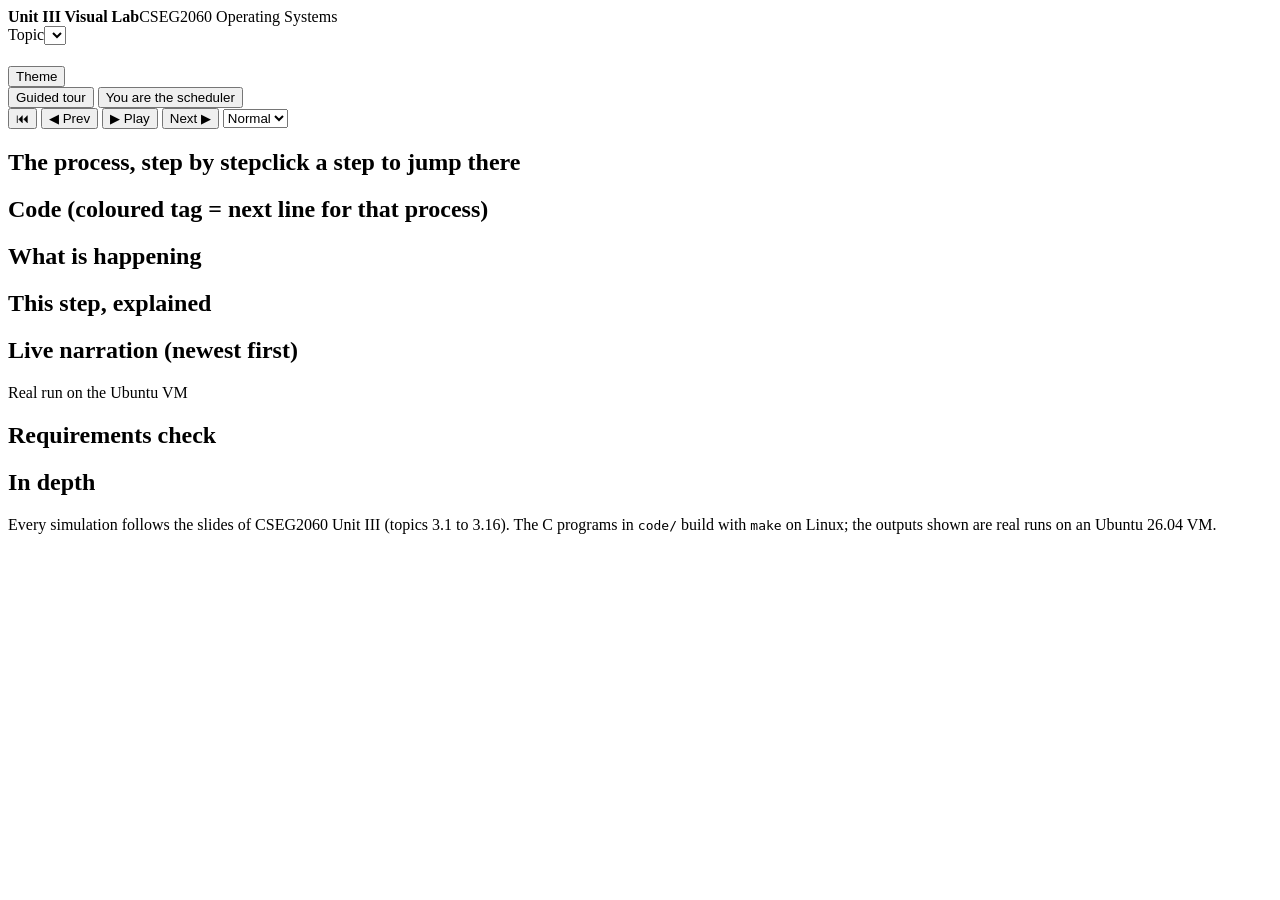
<file: unit3-synchronisation-visual-lab/src/shell.html>
<!doctype html>
<html lang="en">
<head>
<meta charset="utf-8">
<meta name="viewport" content="width=device-width, initial-scale=1">
<title>Unit III Visual Lab</title>
<meta name="description" content="CSEG2060 Operating Systems, Unit III: every topic from IPC to the classic synchronisation problems as a step-by-step visual simulation, with real Linux programs and worked numericals.">
<style>
/*__CSS__*/
</style>
</head>
<body>
<div class="app">
  <aside class="side" id="side">
    <div class="brand"><b>Unit III Visual Lab</b><span>CSEG2060 Operating Systems</span></div>
    <label class="mobsel"><span>Topic</span><select id="topicSel"></select></label>
    <nav id="nav"></nav>
  </aside>
  <main class="main">
    <header class="top">
      <div>
        <div class="crumb" id="crumb"></div>
        <h1 id="title"></h1>
        <p class="lead" id="lead"></p>
      </div>
      <button class="theme" id="theme" type="button" aria-label="Toggle colour theme">Theme</button>
    </header>

    <div id="simUI">
      <div class="bar">
        <div class="seg" role="group" aria-label="Mode" id="modeSeg">
          <button type="button" id="mTour" aria-pressed="true">Guided tour</button>
          <button type="button" id="mFree" aria-pressed="false">You are the scheduler</button>
        </div>
        <div class="grp" id="tourCtl">
          <button id="reset" type="button" title="Back to the start (Home)" aria-label="Back to the start">&#x23EE;</button>
          <button id="prev" type="button" title="Previous step (Left arrow)">&#9664; Prev</button>
          <button id="play" class="primary" type="button" title="Play / pause (Space)">&#9654; Play</button>
          <button id="next" type="button" title="Next step (Right arrow)">Next &#9654;</button>
          <select id="speed" aria-label="Speed"><option value="3000">Slow</option><option value="1700" selected>Normal</option><option value="850">Fast</option></select>
        </div>
        <div class="grp" id="freeCtl" hidden>
          <span id="runBtns" class="grp"></span>
          <button id="runR" type="button">Random</button>
          <button id="undo" type="button">Undo</button>
          <button id="freset" type="button">Reset</button>
        </div>
        <span id="optBox" class="grp"></span>
        <span class="count" id="count"></span>
        <div class="prog"><i id="progress"></i></div>
      </div>

      <div class="grid">
        <div class="col">
          <section class="card" id="phaseCard">
            <h2><span>The process, step by step</span><span class="hint2">click a step to jump there</span></h2>
            <ol class="phases" id="phases"></ol>
          </section>
          <section class="card" id="codeCard">
            <h2><span>Code (coloured tag = next line for that process)</span><a id="srclink" href="#" target="_blank" rel="noopener"></a></h2>
            <div class="code" id="code"></div>
          </section>
        </div>
        <div class="col">
          <section class="card">
            <h2><span id="stageTitle">What is happening</span><span class="hint2" id="stageHint"></span></h2>
            <div id="stageWrap"><div class="stage" id="stage"></div></div>
            <div class="threads" id="threads"></div>
            <p class="banner n" id="banner"></p>
          </section>
          <section class="card">
            <h2><span>This step, explained</span></h2>
            <div class="explain" id="explain" aria-live="polite"></div>
          </section>
          <section class="card">
            <h2><span>Live narration (newest first)</span></h2>
            <ol class="log" id="log"></ol>
          </section>
        </div>
      </div>

      <div class="row2">
        <div class="term" id="realBox"><div class="tb"><i style="background:#ff5f56"></i><i style="background:#ffbd2e"></i><i style="background:#27c93f"></i><span id="realTitle">Real run on the Ubuntu VM</span></div><pre id="real"></pre></div>
        <section class="card" id="propCard"><h2><span id="propTitle">Requirements check</span></h2><div class="props" id="props"></div></section>
      </div>
      <section class="card deep"><h2><span id="deepTitle">In depth</span></h2><div class="body" id="deep"></div></section>
    </div>

    <section class="card deep" id="pageUI" hidden><div class="body" id="page"></div></section>

    <footer>Every simulation follows the slides of CSEG2060 Unit III (topics 3.1 to 3.16). The C programs in <code>code/</code> build with <code>make</code> on Linux; the outputs shown are real runs on an Ubuntu 26.04 VM.</footer>
  </main>
</div>
<script>
/*__JS__*/
</script>
</body>
</html>
</file>
